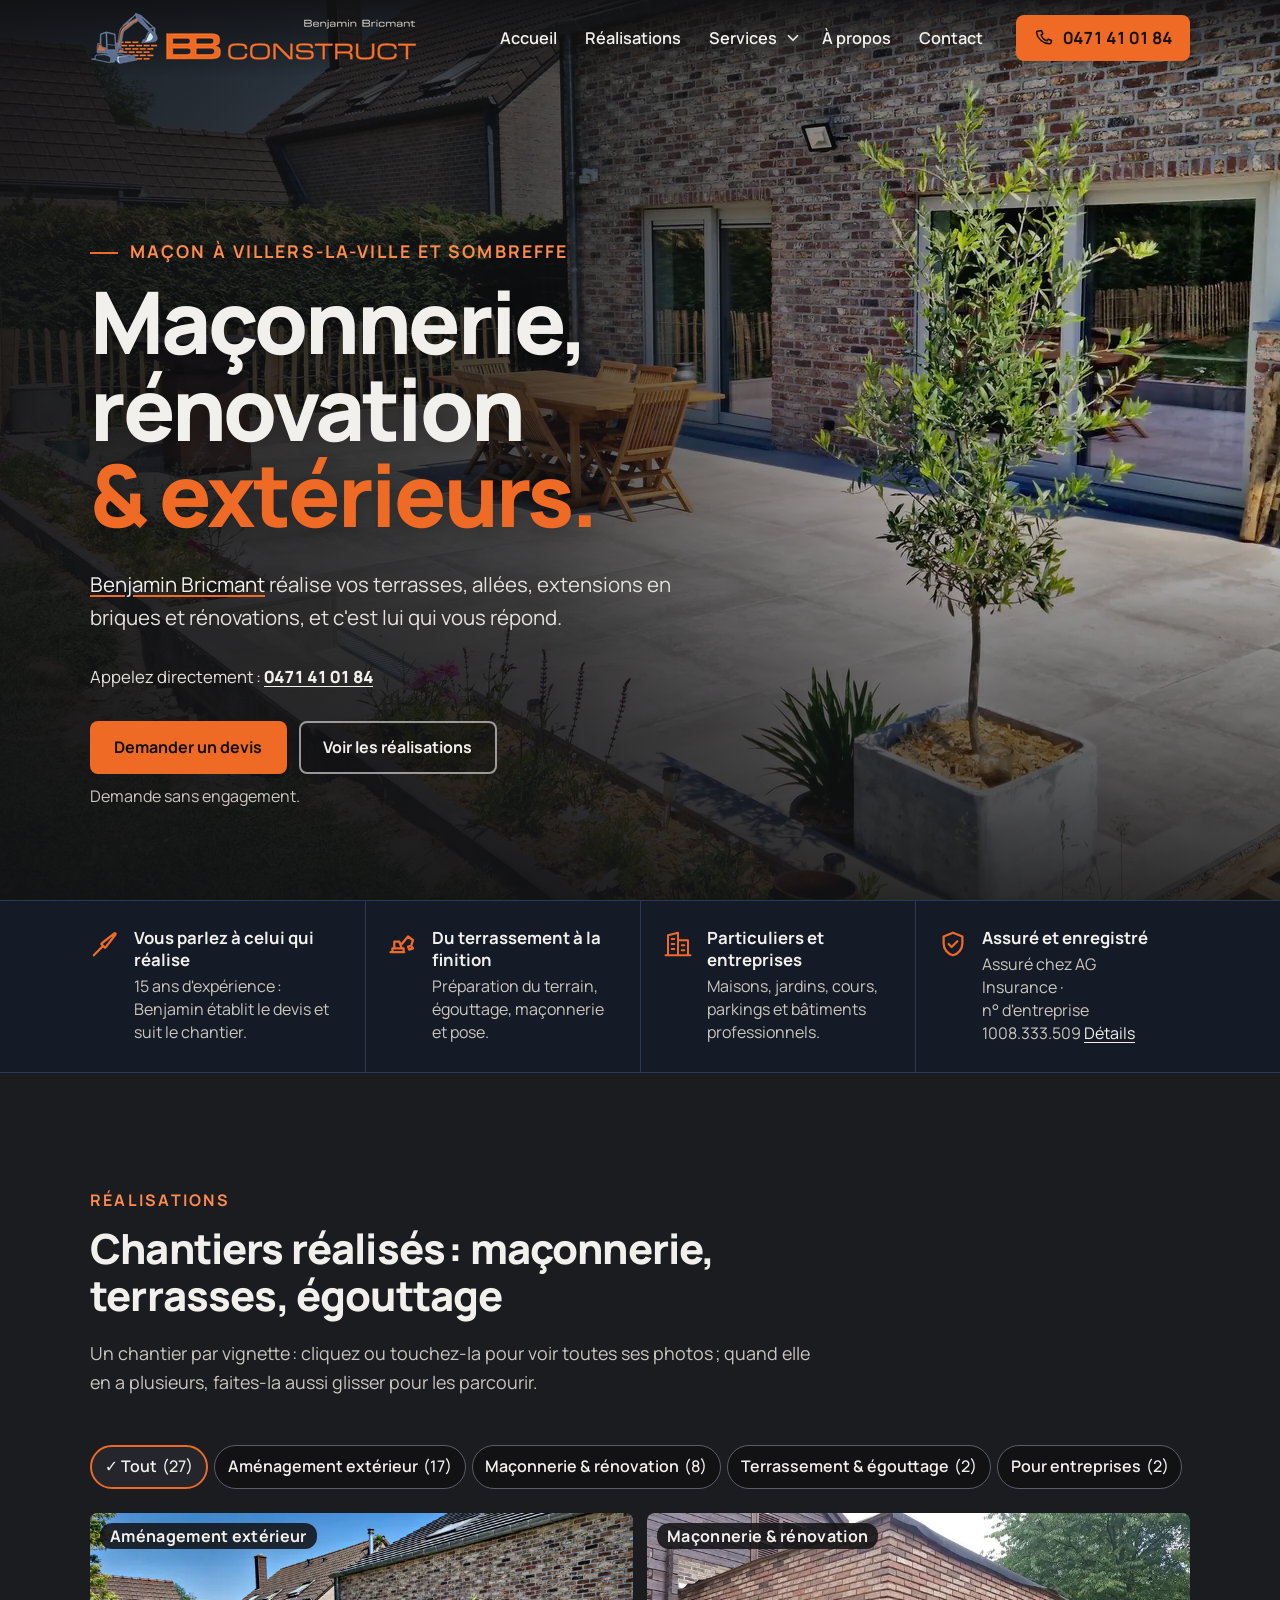
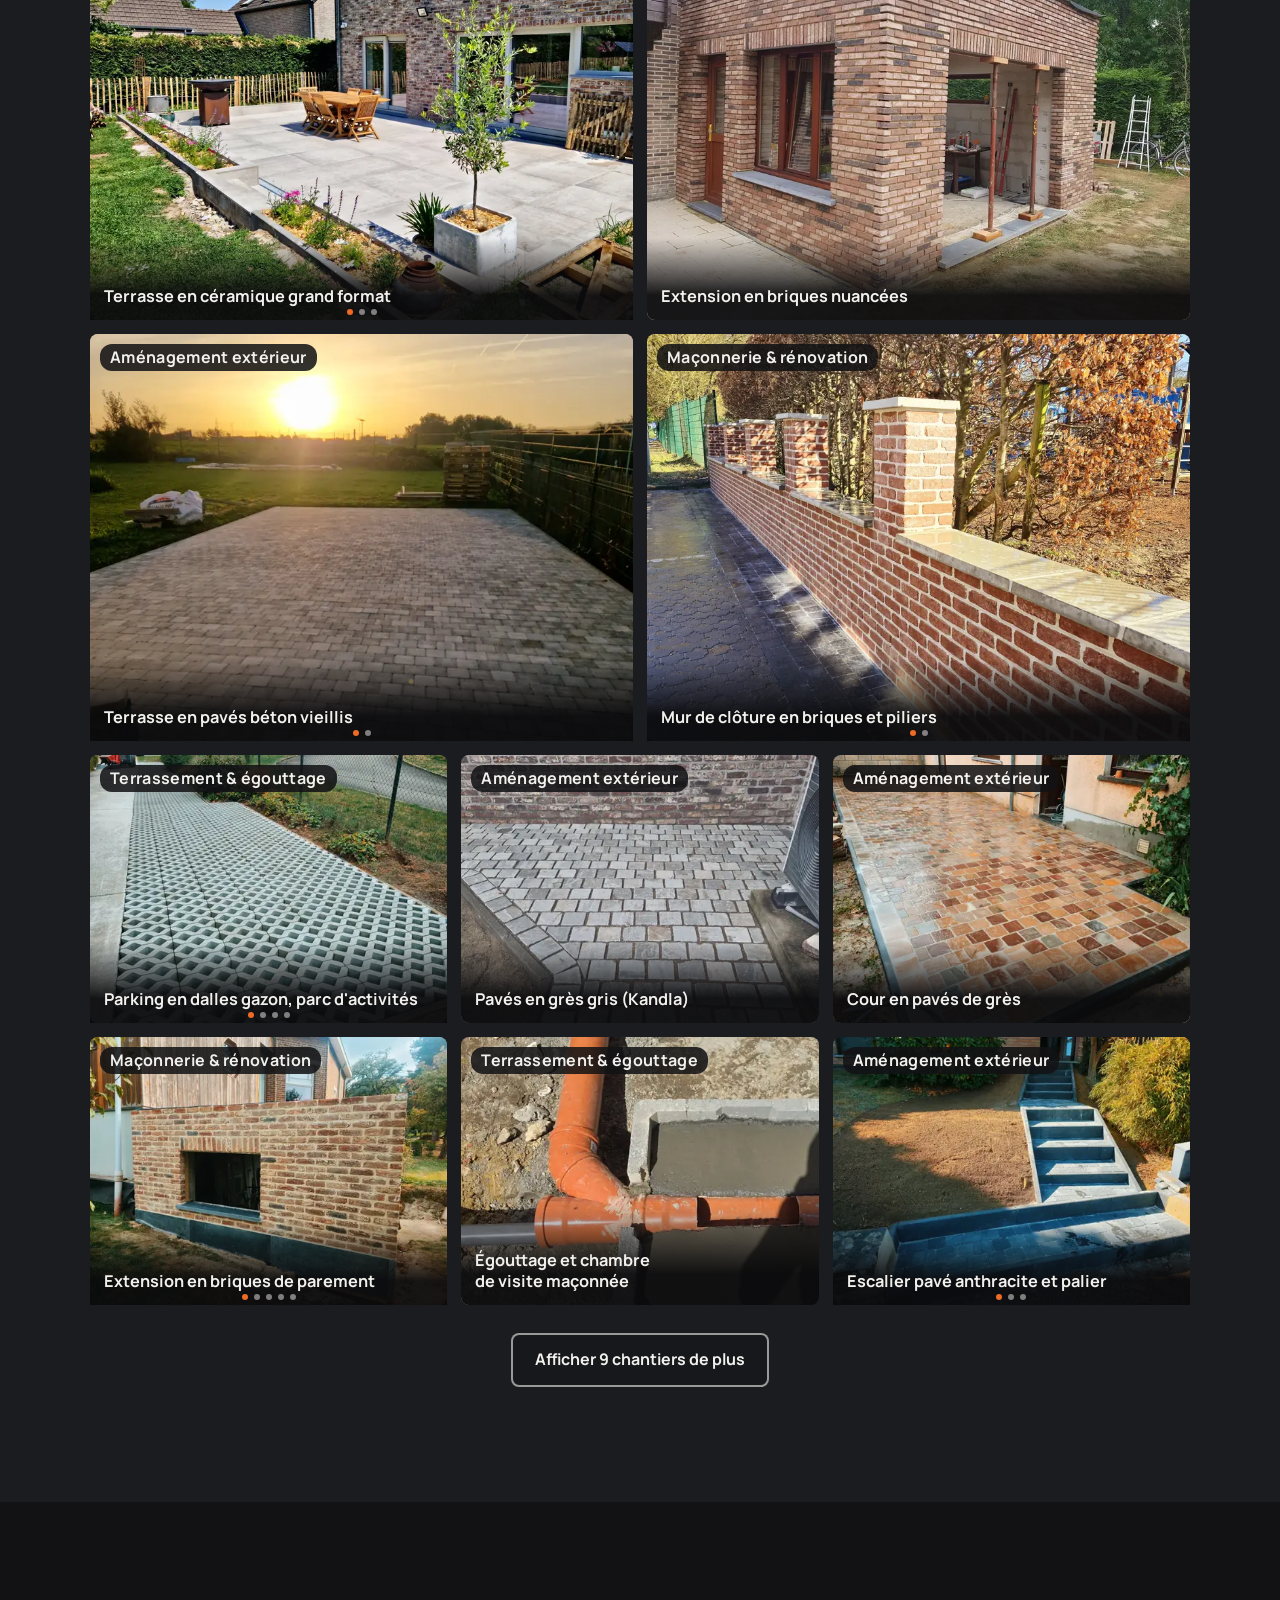
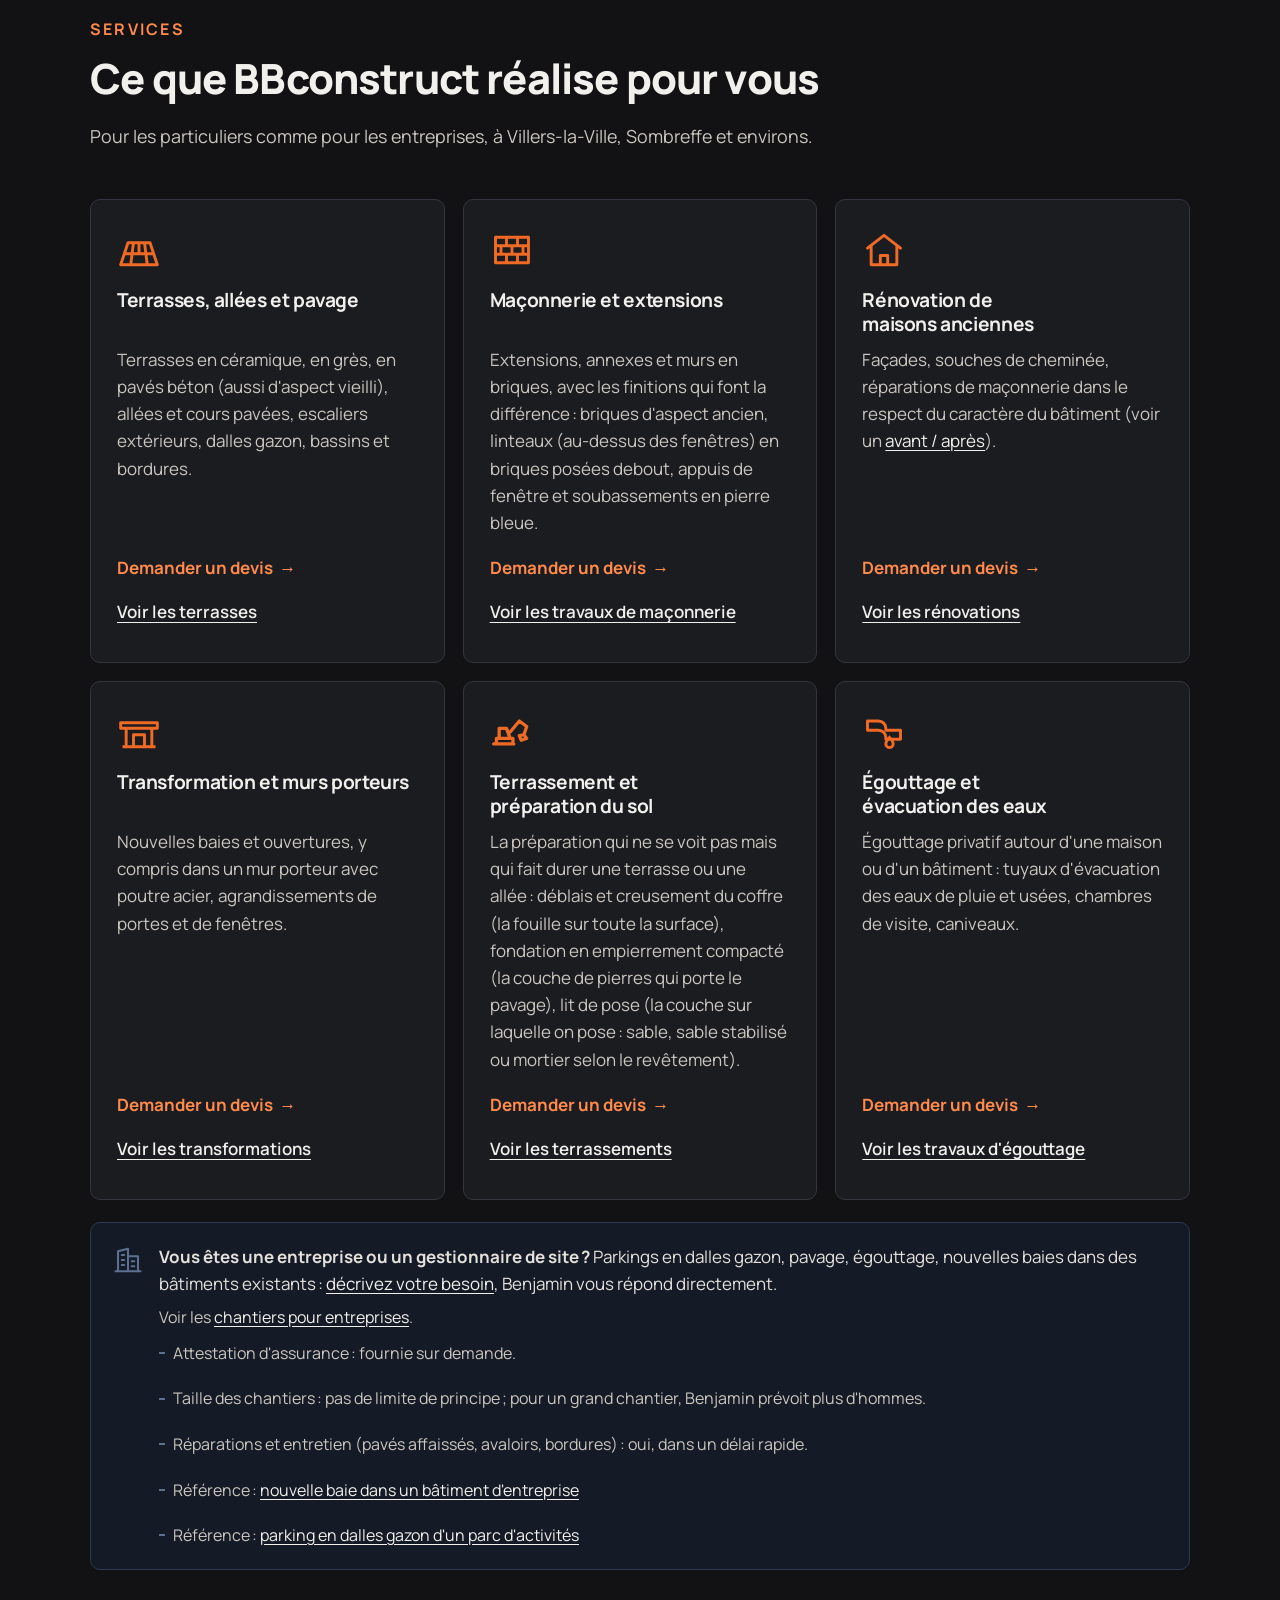
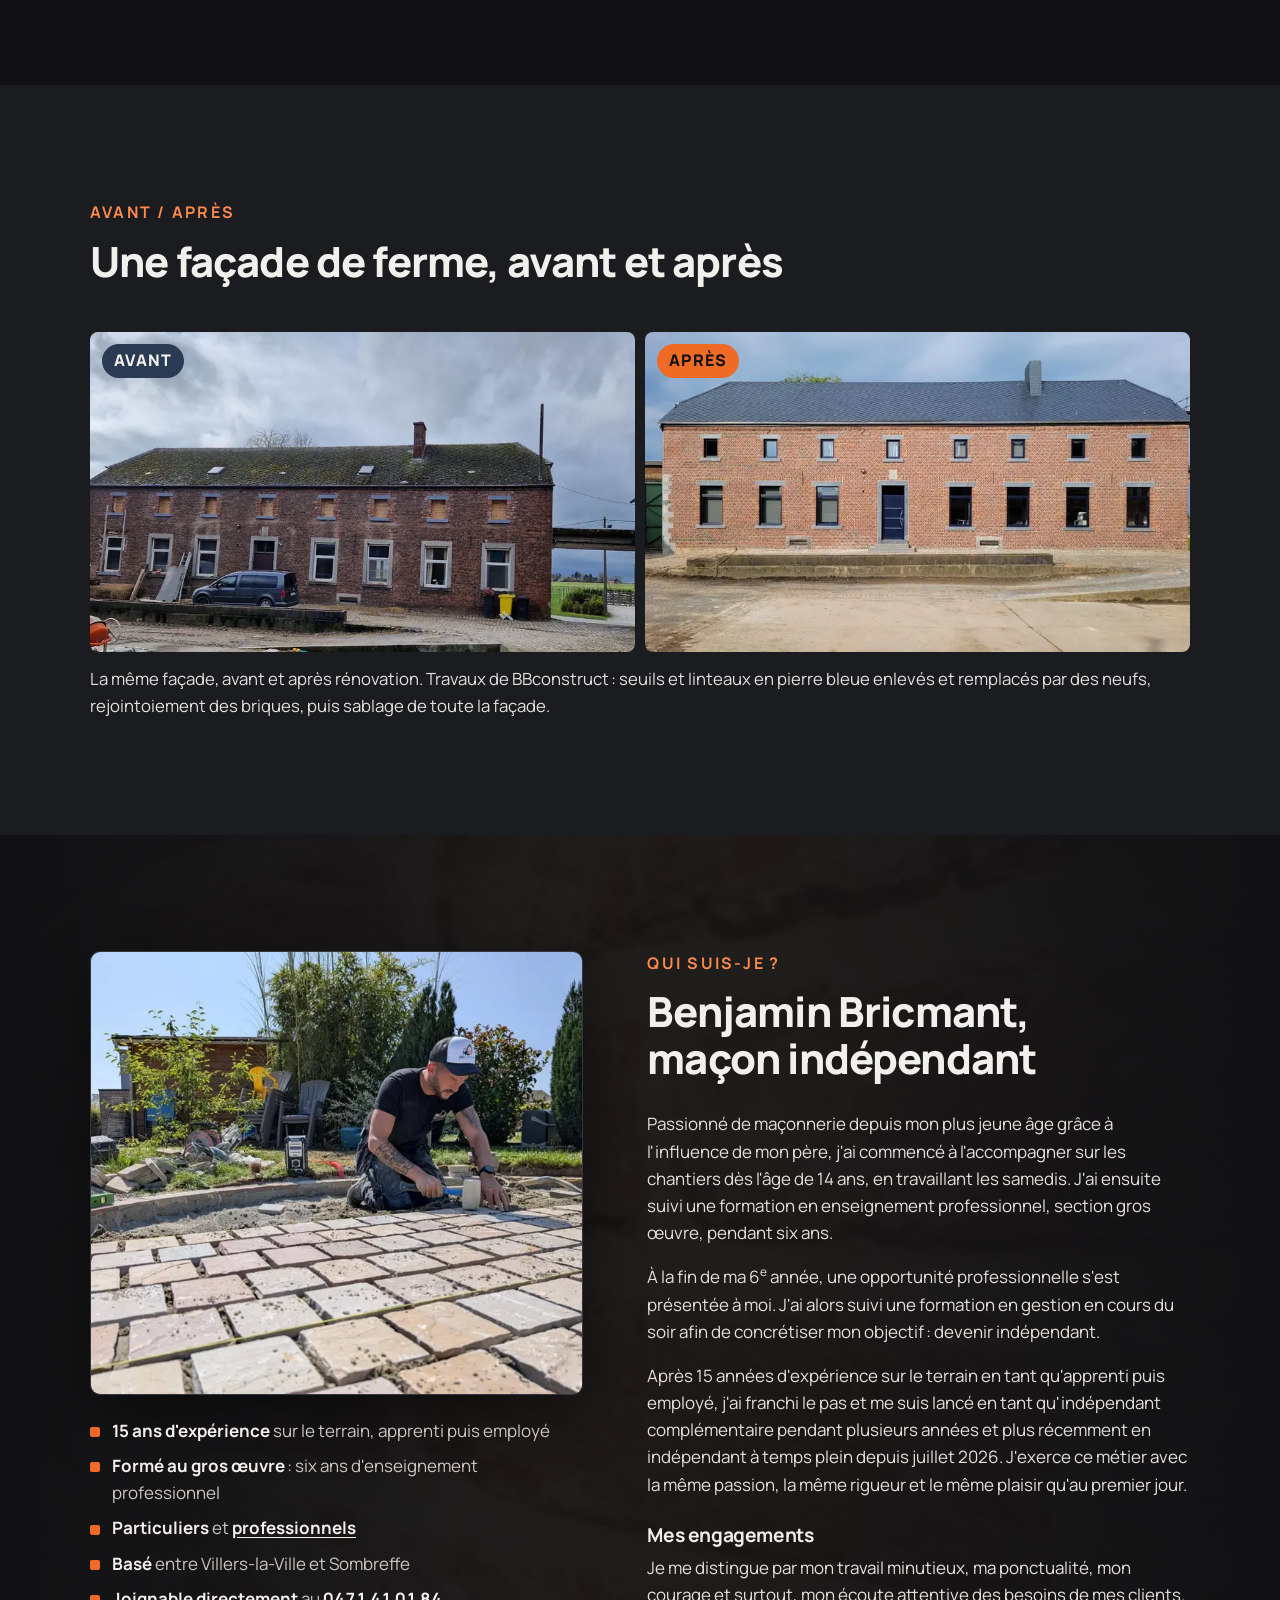
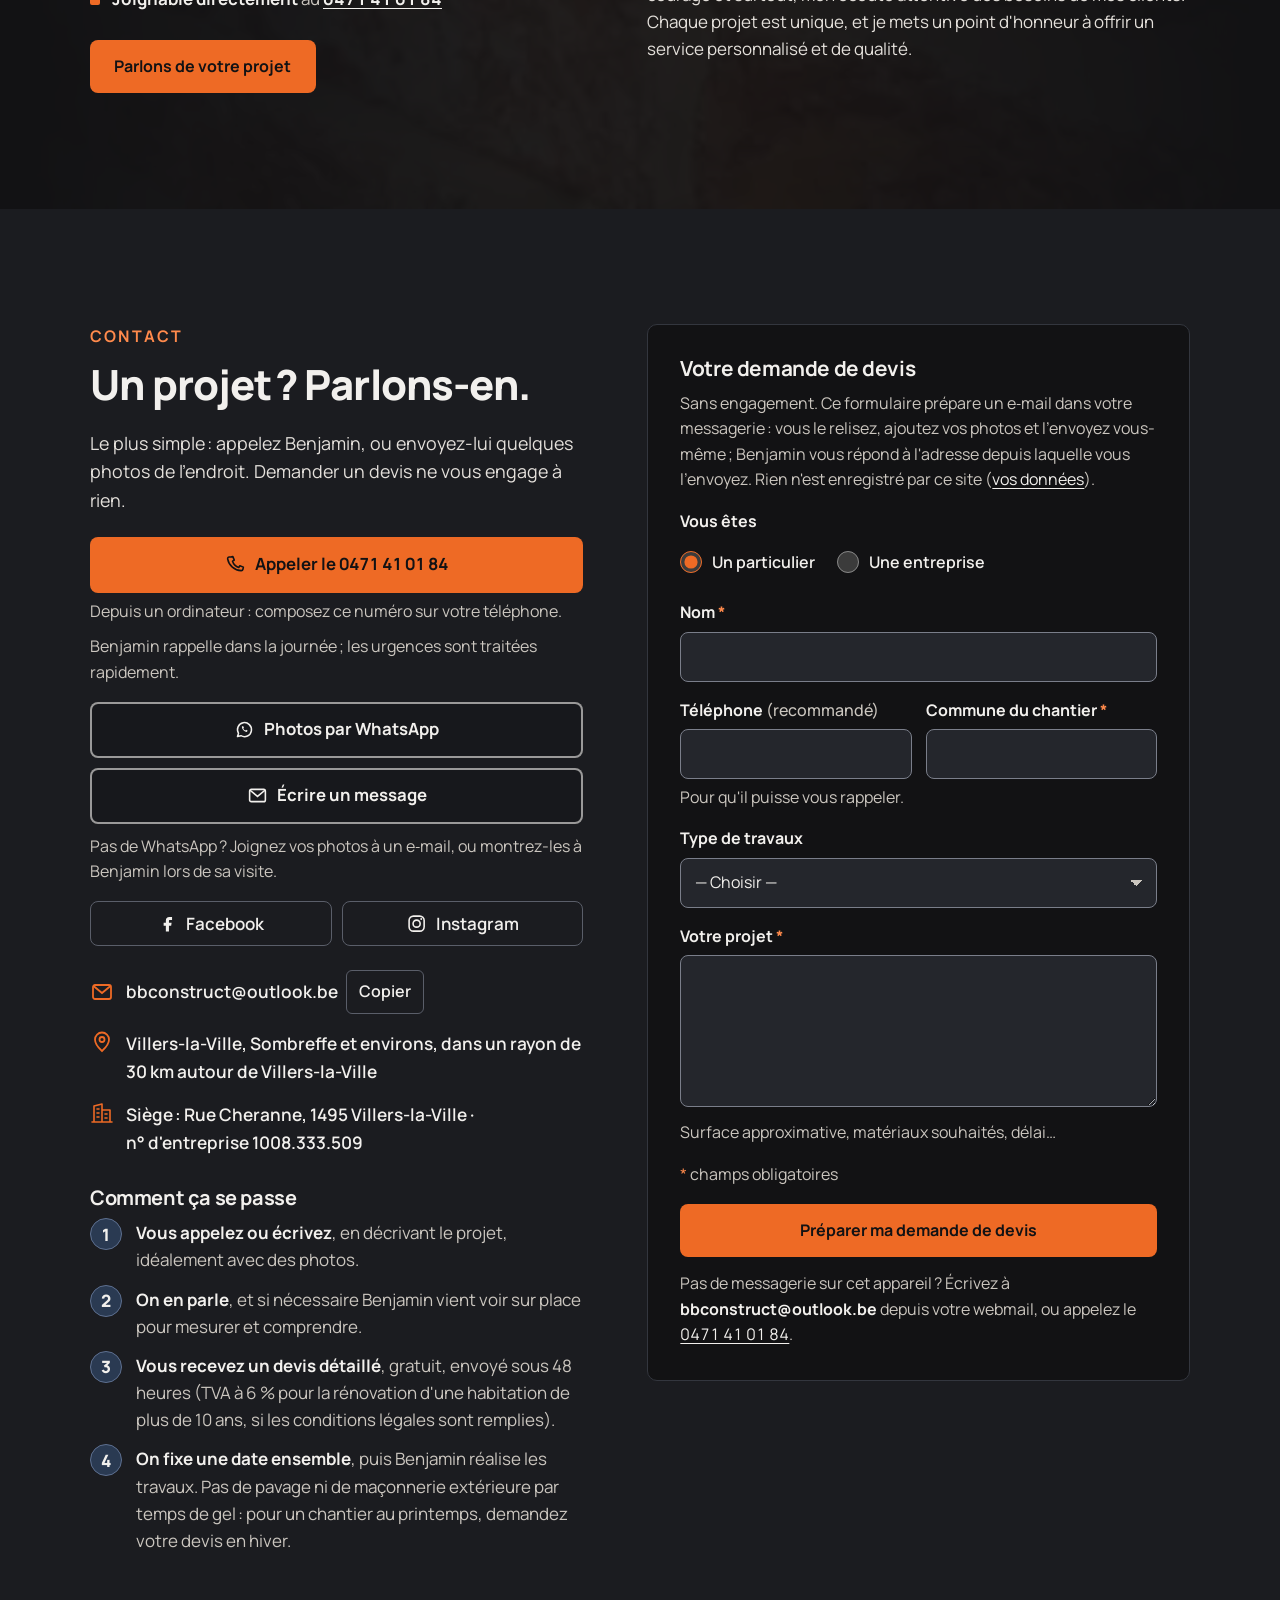
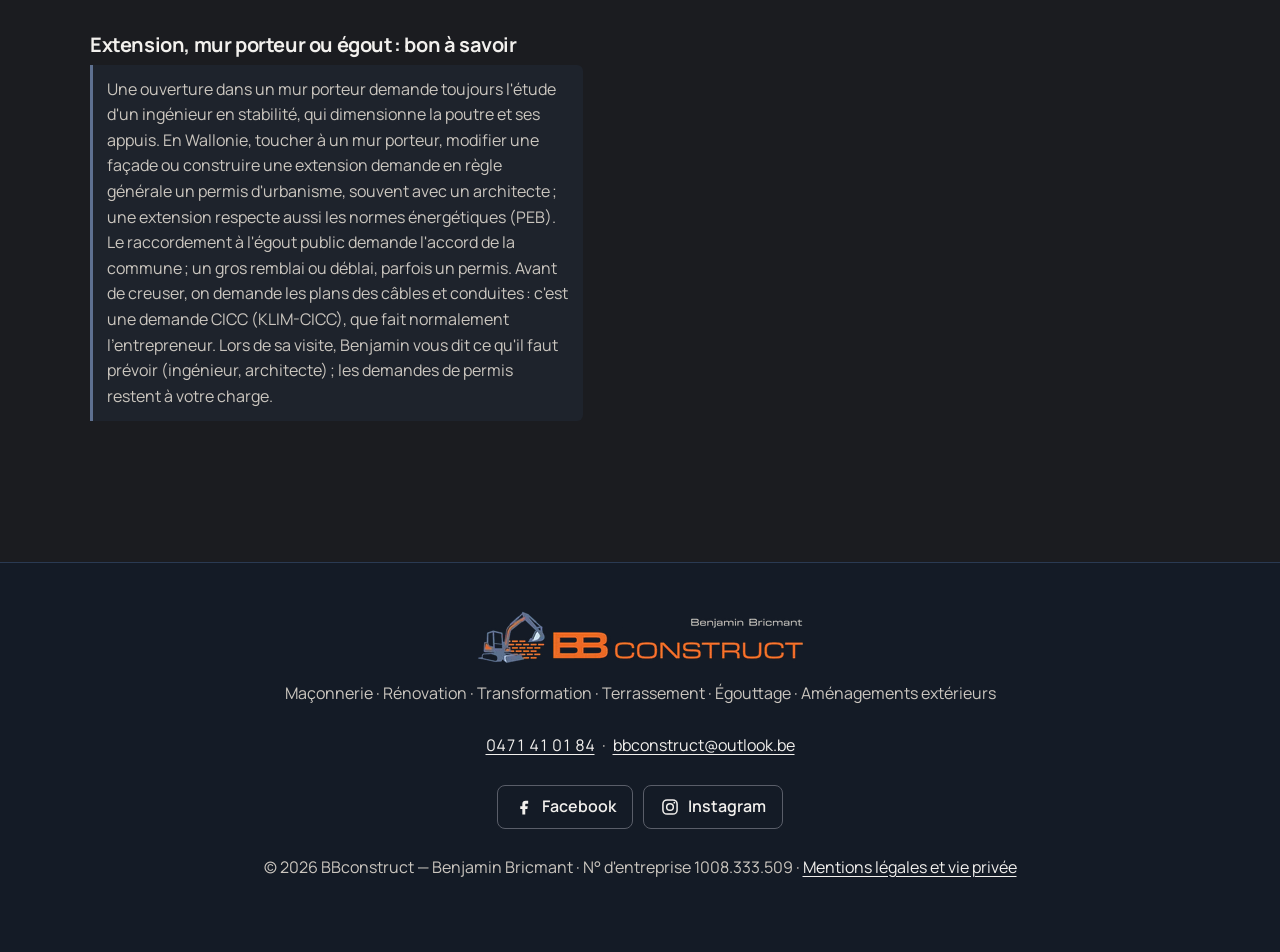
<file: index.html>
<!doctype html>
<html lang="fr-BE">
<head>
  <meta charset="utf-8">
  <meta name="viewport" content="width=device-width, initial-scale=1">
  <script>document.documentElement.classList.add("js");(function(){var d=document,q=[],out=[],held=0,io,each=function(s,f){[].forEach.call(d.querySelectorAll(s),f);},rel=function(i){if(!i.dataset.src)return;var p=i.parentNode;i.__bb={b:i.getAttribute("src"),s:i.dataset.src,ss:i.dataset.srcset};if(p&&p.tagName==="PICTURE")[].forEach.call(p.querySelectorAll("source[data-srcset]"),function(s){s.__ss=s.dataset.srcset;s.srcset=s.dataset.srcset;s.removeAttribute("data-srcset");});if(i.dataset.srcset)i.srcset=i.dataset.srcset;i.src=i.dataset.src;i.removeAttribute("data-srcset");i.removeAttribute("data-src");out.push(i);},back=function(i){var r=i.__bb,p=i.parentNode;if(p&&p.tagName==="PICTURE")[].forEach.call(p.querySelectorAll("source"),function(s){if(s.__ss){s.removeAttribute("srcset");s.dataset.srcset=s.__ss;}});i.removeAttribute("srcset");if(r.ss)i.dataset.srcset=r.ss;i.dataset.src=r.s;i.src=r.b;q.push(i);},all=function(){go.done=1;if(io)io.disconnect();q.splice(0).forEach(rel);each("img[data-src]",rel);},go=function(){if(go.done)return;go.done=1;if(!window.IntersectionObserver)return all();var c=navigator.connection,m=c&&c.saveData?0:innerWidth<=700?600:1250;io=new IntersectionObserver(function(es){es.forEach(function(e){if(!e.isIntersecting)return;io.unobserve(e.target);if(held)q.push(e.target);else rel(e.target);});},{rootMargin:m+"px 0px"});each("img[data-src]",function(i){io.observe(i);});};window.BB_RELEASE=all;window.BB_HOLD=function(on,keep){held=on;if(!on)return q.splice(0).forEach(rel);out.splice(0).forEach(function(i){if(i!==keep&&!i.complete)back(i);else out.push(i);});};addEventListener("beforeprint",all);addEventListener("load",go);d.addEventListener("DOMContentLoaded",function(){var p=d.querySelector("img[data-lcp]");if(!p||p.complete)return go();p.addEventListener("load",go);p.addEventListener("error",go);});})();document.addEventListener("click",function(e){var b=e.target.closest&&e.target.closest(".nav-toggle");if(!b||window.BB_READY)return;var n=document.getElementById("nav"),o=b.getAttribute("aria-expanded")!=="true";b.setAttribute("aria-expanded",String(o));n.classList.toggle("is-open",o);});document.addEventListener("keydown",function(e){if(e.key!=="Escape"||window.BB_READY)return;var b=document.querySelector(".nav-toggle"),n=document.getElementById("nav");if(n&&n.classList.contains("is-open")){n.classList.remove("is-open");b.setAttribute("aria-expanded","false");b.focus();}});document.addEventListener("DOMContentLoaded",function(){if(!window.BB_READY){document.documentElement.classList.remove("js");window.BB_RELEASE();}});</script>
  <script src="assets/js/main.d2995ec347.js" defer onerror="document.documentElement.classList.remove('js');window.BB_RELEASE()"></script>
  <title>Maçon à Villers-la-Ville et Sombreffe | BBconstruct</title>
  <meta name="description" content="Maçon à Villers-la-Ville et Sombreffe, 15 ans d'expérience : terrasses, allées, extensions, rénovation, égouttage. Appelez Benjamin : 0471 41 01 84.">
  <link rel="canonical" href="https://www.bbconstruct.site/">
  <meta name="theme-color" content="#121214">
  <meta property="og:type" content="website">
  <meta property="og:locale" content="fr_BE">
  <meta property="og:site_name" content="BBconstruct">
  <meta property="og:title" content="BBconstruct — maçon à Villers-la-Ville et Sombreffe">
  <meta property="og:description" content="Terrasses, allées, extensions en briques, rénovation, terrassement et égouttage. Benjamin Bricmant, artisan maçon.">
  <meta property="og:url" content="https://www.bbconstruct.site/">
  <meta property="og:image" content="https://www.bbconstruct.site/assets/brand/og-image.jpg?v=3a8b5ceb1e">
  <meta property="og:image:width" content="1200">
  <meta property="og:image:height" content="630">
  <meta property="og:image:alt" content="Logo BBconstruct, maçonnerie · rénovation, aménagements extérieurs, à côté d'une photo de chantier : terrasse en dalles céramiques grises devant une maison en briques, table et chaises en teck, olivier en bac béton. Villers-la-Ville et Sombreffe, 0471 41 01 84">
  <meta name="twitter:card" content="summary_large_image">
  <meta name="twitter:title" content="BBconstruct — maçon à Villers-la-Ville et Sombreffe">
  <meta name="twitter:description" content="Terrasses, allées, extensions en briques, rénovation, terrassement et égouttage.">
  <meta name="twitter:image" content="https://www.bbconstruct.site/assets/brand/og-image.jpg?v=3a8b5ceb1e">
  <meta name="twitter:image:alt" content="Logo BBconstruct, maçonnerie · rénovation, aménagements extérieurs, à côté d'une photo de chantier : terrasse en dalles céramiques grises devant une maison en briques, table et chaises en teck, olivier en bac béton. Villers-la-Ville et Sombreffe, 0471 41 01 84">
  <link rel="icon" type="image/png" sizes="32x32" href="assets/brand/favicon-32.png?v=e99e50d790">
  <link rel="icon" type="image/png" sizes="192x192" href="assets/brand/favicon-192.png?v=e99e50d790">
  <link rel="apple-touch-icon" href="assets/brand/favicon-180.png?v=e99e50d790">
  <link rel="preload" href="assets/fonts/manrope-latin-wght-normal.woff2?v=a30ddcd349" as="font" type="font/woff2" crossorigin>
  <link rel="preload" as="image" href="assets/img/terrasse-ceramique-olivier-hero-mobile-1000.webp?v=9c261d2dc3" imagesrcset="assets/img/terrasse-ceramique-olivier-hero-mobile-1000.webp?v=9c261d2dc3 1000w" imagesizes="100vw" media="(max-width: 700px)" fetchpriority="high">
  <link rel="preload" as="image" href="assets/img/terrasse-ceramique-olivier-hero-tablet-1000.webp?v=9c261d2dc3" imagesrcset="assets/img/terrasse-ceramique-olivier-hero-tablet-1000.webp?v=9c261d2dc3 1000w, assets/img/terrasse-ceramique-olivier-hero-tablet-1200.webp?v=9c261d2dc3 1200w" imagesizes="max(100vw, min(100vh, 920px) * .8)" media="(min-width: 701px) and (max-aspect-ratio: 1/1)" fetchpriority="high">
  <link rel="preload" as="image" href="assets/img/terrasse-ceramique-olivier-hero-1280.webp?v=9c261d2dc3" imagesrcset="assets/img/terrasse-ceramique-olivier-hero-1280.webp?v=9c261d2dc3 1280w, assets/img/terrasse-ceramique-olivier-hero-1600.webp?v=9c261d2dc3 1600w, assets/img/terrasse-ceramique-olivier-hero-1920.webp?v=9c261d2dc3 1920w, assets/img/terrasse-ceramique-olivier-hero-2560.webp?v=9c261d2dc3 2560w" imagesizes="(min-aspect-ratio: 16/9) 100vw, (max-height: 920px) 177.7vh, 1636px" media="(min-width: 701px) and (min-aspect-ratio: 1001/1000)" fetchpriority="high">
  <link rel="stylesheet" href="assets/css/style.768e60213f.css">
    <script type="application/ld+json">
  {
    "@context": "https://schema.org",
    "@type": "HomeAndConstructionBusiness",
    "@id": "https://www.bbconstruct.site/#entreprise",
    "name": "BBconstruct",
    "alternateName": ["BB Construct", "BB construct", "BBconstruct Benjamin Bricmant"],
    "description": "Maçonnerie, rénovation, transformation, terrassement, égouttage et aménagements extérieurs par Benjamin Bricmant, artisan maçon entre Villers-la-Ville et Sombreffe.",
    "founder": {"@type": "Person", "name": "Benjamin Bricmant"},
    "url": "https://www.bbconstruct.site/",
    "logo": "https://www.bbconstruct.site/assets/brand/logo-dark.png?v=e99e50d790",
    "image": ["https://www.bbconstruct.site/assets/img/terrasse-ceramique-olivier-1600.webp?v=a42eb071de", "https://www.bbconstruct.site/assets/img/extension-briques-etancons-1600.webp?v=5ca064b5d7", "https://www.bbconstruct.site/assets/img/dalles-gazon-parking-1600.webp?v=8af8be6e57"],
    "telephone": "+32471410184",
    "email": "bbconstruct@outlook.be",
    "address": {"@type": "PostalAddress", "addressLocality": "Villers-la-Ville", "postalCode": "1495", "addressCountry": "BE"},
    "hasMap": "https://maps.google.com/?cid=12461775053241536167",
    "openingHoursSpecification": [
      {"@type": "OpeningHoursSpecification", "dayOfWeek": ["https://schema.org/Monday", "https://schema.org/Tuesday", "https://schema.org/Wednesday", "https://schema.org/Thursday", "https://schema.org/Friday", "https://schema.org/Saturday"], "opens": "07:30", "closes": "19:00"},
      {"@type": "OpeningHoursSpecification", "dayOfWeek": ["https://schema.org/Sunday"], "opens": "11:00", "closes": "17:00"}
    ],
    "areaServed": [
      {"@type": "City", "name": "Villers-la-Ville", "containedInPlace": {"@type": "Country", "name": "Belgique", "sameAs": "https://www.wikidata.org/wiki/Q31"}},
      {"@type": "City", "name": "Sombreffe", "containedInPlace": {"@type": "Country", "name": "Belgique", "sameAs": "https://www.wikidata.org/wiki/Q31"}}
    ],
    "sameAs": [
      "https://www.facebook.com/profile.php?id=61558413994989",
      "https://www.instagram.com/benjaminbricmantbbconstruct/",
      "https://maps.google.com/?cid=12461775053241536167",
      "https://www.google.com/search?kgmid=/g/11x78j1zft"
    ],
    "hasOfferCatalog": {
      "@type": "OfferCatalog",
      "name": "Travaux",
      "itemListElement": [
        {"@type": "Offer", "itemOffered": {"@type": "Service", "@id": "https://www.bbconstruct.site/amenagement-exterieur/#service", "name": "Aménagement extérieur : terrasses, allées et pavage", "url": "https://www.bbconstruct.site/amenagement-exterieur/"}},
        {"@type": "Offer", "itemOffered": {"@type": "Service", "@id": "https://www.bbconstruct.site/maconnerie-renovation/#service", "name": "Maçonnerie, extensions et rénovation", "url": "https://www.bbconstruct.site/maconnerie-renovation/"}},
        {"@type": "Offer", "itemOffered": {"@type": "Service", "name": "Rénovation de maisons anciennes", "url": "https://www.bbconstruct.site/maconnerie-renovation/"}},
        {"@type": "Offer", "itemOffered": {"@type": "Service", "name": "Transformation et murs porteurs", "url": "https://www.bbconstruct.site/maconnerie-renovation/"}},
        {"@type": "Offer", "itemOffered": {"@type": "Service", "@id": "https://www.bbconstruct.site/terrassement-egouttage/#service", "name": "Terrassement et égouttage", "url": "https://www.bbconstruct.site/terrassement-egouttage/"}},
        {"@type": "Offer", "itemOffered": {"@type": "Service", "name": "Égouttage et évacuation des eaux", "url": "https://www.bbconstruct.site/terrassement-egouttage/"}}
      ]
    }
  }
  </script><script type="application/ld+json">
  {
    "@context": "https://schema.org",
    "@type": "WebSite",
    "@id": "https://www.bbconstruct.site/#site",
    "name": "BBconstruct",
    "alternateName": ["BB Construct", "BB construct", "BBconstruct Benjamin Bricmant"],
    "url": "https://www.bbconstruct.site/",
    "inLanguage": "fr-BE",
    "publisher": {"@id": "https://www.bbconstruct.site/#entreprise"}
  }
  </script>
</head>
<body>
  <a class="skip" href="#contenu">Aller au contenu</a>

  <header class="site-header">
    <div class="wrap header-in">
      <a class="brand" href="#haut" aria-label="BBconstruct, Benjamin Bricmant — retour en haut de page">
        <picture>
          <source media="(max-width: 30em)" srcset="assets/brand/logo-header-mobile.webp?v=e99e50d790" width="503" height="80">
          <img src="assets/brand/logo-header.webp?v=e99e50d790" srcset="assets/brand/logo-header-1x.webp?v=e99e50d790 1x, assets/brand/logo-header.webp?v=e99e50d790 2x" width="654" height="104" alt="">
        </picture>
      </a>
      <button class="nav-toggle" type="button" aria-expanded="false" aria-controls="nav">
        <span class="bars" aria-hidden="true"></span><span class="nav-toggle-label">Menu</span>
      </button>
      <nav class="nav" id="nav" aria-label="Navigation principale">
        <ul>
          <li><a href="#haut">Accueil</a></li>
          <li><a href="#realisations">Réalisations</a></li>
          <li class="has-sub"><a href="#services">Services</a><button type="button" class="sub-toggle" aria-expanded="false" aria-controls="sub-services"><span class="sr">Pages des services</span><svg class="ico" aria-hidden="true"><use href="#i-chevron"/></svg></button>
            <ul class="sub" id="sub-services">
              <li><a href="amenagement-exterieur/">Aménagement extérieur</a></li>
              <li><a href="maconnerie-renovation/">Maçonnerie &amp; rénovation</a></li>
              <li><a href="terrassement-egouttage/">Terrassement &amp; égouttage</a></li>
            </ul>
          </li>
          <li><a href="#a-propos">À propos</a></li>
          <li><a href="#contact">Contact</a></li>
        </ul>
        <a class="btn btn-orange btn-block nav-call" href="tel:+32471410184">
          <svg class="ico" aria-hidden="true"><use href="#i-phone"/></svg>Appeler le 0471 41 01 84
        </a>
      </nav>
      <a class="btn btn-sm btn-orange header-call" href="tel:+32471410184" aria-label="Appeler le 0471 41 01 84">
        <svg class="ico" aria-hidden="true"><use href="#i-phone"/></svg><span class="header-call-text" aria-hidden="true">0471 41 01 84</span>
      </a>
    </div>
  </header>

  <main id="contenu">
    <section class="hero" id="haut" aria-labelledby="hero-title">
      <picture>
        <source media="(max-width: 700px)" srcset="assets/img/terrasse-ceramique-olivier-hero-mobile-1000.webp?v=9c261d2dc3 1000w" sizes="100vw">
        <source media="(min-width: 701px) and (max-aspect-ratio: 1/1)" srcset="assets/img/terrasse-ceramique-olivier-hero-tablet-1000.webp?v=9c261d2dc3 1000w, assets/img/terrasse-ceramique-olivier-hero-tablet-1200.webp?v=9c261d2dc3 1200w" sizes="max(100vw, min(100vh, 920px) * .8)">
        <img class="hero-bg" src="assets/img/terrasse-ceramique-olivier-hero-1280.webp?v=9c261d2dc3" srcset="assets/img/terrasse-ceramique-olivier-hero-1280.webp?v=9c261d2dc3 1280w, assets/img/terrasse-ceramique-olivier-hero-1600.webp?v=9c261d2dc3 1600w, assets/img/terrasse-ceramique-olivier-hero-1920.webp?v=9c261d2dc3 1920w, assets/img/terrasse-ceramique-olivier-hero-2560.webp?v=9c261d2dc3 2560w" sizes="(min-aspect-ratio: 16/9) 100vw, (max-height: 920px) 177.7vh, 1636px"
             width="1920" height="1080" fetchpriority="high" data-lcp elementtiming="opening-photo" alt="Terrasse en dalles céramiques grand format, olivier en bac et parterres fleuris">
      </picture>
      <div class="wrap hero-in">
        <h1 id="hero-title"><span class="h1-kicker">Maçon à <span class="nw">Villers-la-Ville</span> <span class="nw">et Sombreffe</span><span class="sr"> : </span></span><span class="h1-cap">maçonnerie</span>, <br>rénovation <br><span class="accent">&amp; extérieurs.</span></h1>
        <p class="lead"><a class="lead-about" href="#a-propos">Benjamin Bricmant</a> réalise vos terrasses, allées, extensions en briques et rénovations, et c'est lui qui vous répond.</p>
        <p class="hero-phone">Appelez directement : <a href="tel:+32471410184">0471&nbsp;41&nbsp;01&nbsp;84</a></p>
                <div class="cta-row">
          <a class="btn btn-orange" href="#contact-form" data-quote="">Demander un devis<span class="cta-sub">sans engagement</span></a>
          <a class="btn btn-ghost" href="#realisations">Voir les réalisations</a>
        </div>
        <p class="hero-reassure">Demande sans engagement.</p>
      </div>
    </section>

    <section class="strip" aria-labelledby="strip-title">
      <h2 class="sr" id="strip-title">Ce qui distingue BBconstruct</h2>
      <ul class="wrap strip-in">
        <li><svg class="ico" aria-hidden="true"><use href="#i-trowel"/></svg><div><strong>Vous parlez à celui qui réalise</strong><span>15 ans d'expérience : Benjamin établit le devis et suit le chantier.</span></div></li>
        <li><svg class="ico" aria-hidden="true"><use href="#i-digger"/></svg><div><strong>Du terrassement à la finition</strong><span>Préparation du terrain, égouttage, maçonnerie et pose.</span></div></li>
        <li><svg class="ico" aria-hidden="true"><use href="#i-building"/></svg><div><strong>Particuliers et entreprises</strong><span>Maisons, jardins, cours, parkings et bâtiments professionnels.</span></div></li>
        <li><svg class="ico" aria-hidden="true"><use href="#i-shield"/></svg><div><strong>Assuré et enregistré</strong><span>Assuré chez AG Insurance · n° d'entreprise 1008.333.509 <a href="mentions-legales/#assurances">Détails<span class="sr"> sur les assurances</span></a></span></div></li>
      </ul>
    </section>

    <section class="section section-alt" id="realisations" aria-labelledby="real-title">
      <div class="wrap">
        <header class="sec-head">
          <p class="eyebrow">Réalisations</p>
          <h2 id="real-title">Chantiers réalisés : maçonnerie, terrasses, égouttage</h2>
          <p class="sec-lead">Un chantier par vignette<span class="js-only"> : cliquez ou touchez-la pour voir toutes ses photos ; quand elle en a plusieurs, faites-la aussi glisser pour les parcourir</span>.</p>
        </header>
        <div class="filters" role="group" aria-label="Filtrer les réalisations">
          <button type="button" class="chip" data-filter="all" aria-pressed="true">Tout&nbsp;<span class="count" data-count="all"></span></button>
          <button type="button" class="chip" data-filter="exterieur" aria-pressed="false">Aménagement extérieur&nbsp;<span class="count" data-count="exterieur"></span></button>
          <button type="button" class="chip" data-filter="maconnerie" aria-pressed="false">Maçonnerie &amp; rénovation&nbsp;<span class="count" data-count="maconnerie"></span></button>
          <button type="button" class="chip" data-filter="terrassement" aria-pressed="false">Terrassement &amp; égouttage&nbsp;<span class="count" data-count="terrassement"></span></button>
          <button type="button" class="chip" data-filter="pro" aria-pressed="false">Pour entreprises&nbsp;<span class="count" data-count="pro"></span></button>
        </div>
        <p class="sr" id="gallery-status" aria-live="polite"></p>
        <ul class="gallery gallery-page" id="gallery">
        <li class="g-item w3 w2" id="chantier-terrasse-ceramique" data-cat="exterieur" data-id="terrasse-ceramique" data-cut="0.0 0.0901 1.0 0.9399">
          <a class="g-link" href="assets/img/terrasse-ceramique-olivier-1600.webp?v=a42eb071de" aria-labelledby="cap-terrasse-ceramique capn-terrasse-ceramique" aria-describedby="img-terrasse-ceramique" style="background-color: #7d8172; background-image: url([data-uri])">
            <span class="g-cap"><span id="cap-terrasse-ceramique">Terrasse en céramique grand format</span><span class="sr" id="capn-terrasse-ceramique"> — 3 photos, agrandir</span></span>
            <picture><source media="(min-width: 521px)" data-srcset="assets/img/terrasse-ceramique-olivier-cover-480.webp?v=3e3084cf0d 480w, assets/img/terrasse-ceramique-olivier-cover-800.webp?v=3e3084cf0d 800w, assets/img/terrasse-ceramique-olivier-cover-1200.webp?v=3e3084cf0d 1200w" sizes="(max-width: 520px) calc((min(100vw, 73.75rem) - 2 * clamp(16px, 4vw, 40px))), (max-width: 900px) calc((min(100vw, 73.75rem) - 2 * clamp(16px, 4vw, 40px))), calc(((min(100vw, 73.75rem) - 2 * clamp(16px, 4vw, 40px)) - 14px) / 2)" data-sizes-wide="(max-width: 520px) calc((min(100vw, 73.75rem) - 2 * clamp(16px, 4vw, 40px))), (max-width: 900px) calc((min(100vw, 73.75rem) - 2 * clamp(16px, 4vw, 40px))), calc(((min(100vw, 73.75rem) - 2 * clamp(16px, 4vw, 40px)) - 14px) / 2)" data-sizes-plain="(max-width: 520px) calc((min(100vw, 73.75rem) - 2 * clamp(16px, 4vw, 40px))), (max-width: 900px) calc(((min(100vw, 73.75rem) - 2 * clamp(16px, 4vw, 40px)) - 14px) / 2), calc(((min(100vw, 73.75rem) - 2 * clamp(16px, 4vw, 40px)) - 28px) / 3)"><img src="[data-uri]" data-src="assets/img/terrasse-ceramique-olivier-cover-800.webp?v=3e3084cf0d" data-srcset="assets/img/terrasse-ceramique-olivier-cover-480.webp?v=3e3084cf0d 480w, assets/img/terrasse-ceramique-olivier-cover-800.webp?v=3e3084cf0d 800w" sizes="(max-width: 520px) calc((min(100vw, 73.75rem) - 2 * clamp(16px, 4vw, 40px))), (max-width: 900px) calc((min(100vw, 73.75rem) - 2 * clamp(16px, 4vw, 40px))), calc(((min(100vw, 73.75rem) - 2 * clamp(16px, 4vw, 40px)) - 14px) / 2)" data-sizes-wide="(max-width: 520px) calc((min(100vw, 73.75rem) - 2 * clamp(16px, 4vw, 40px))), (max-width: 900px) calc((min(100vw, 73.75rem) - 2 * clamp(16px, 4vw, 40px))), calc(((min(100vw, 73.75rem) - 2 * clamp(16px, 4vw, 40px)) - 14px) / 2)" data-sizes-plain="(max-width: 520px) calc((min(100vw, 73.75rem) - 2 * clamp(16px, 4vw, 40px))), (max-width: 900px) calc(((min(100vw, 73.75rem) - 2 * clamp(16px, 4vw, 40px)) - 14px) / 2), calc(((min(100vw, 73.75rem) - 2 * clamp(16px, 4vw, 40px)) - 28px) / 3)" width="800" height="600" loading="lazy" decoding="async" id="img-terrasse-ceramique" alt="Grande terrasse en dalles céramiques grises devant une maison en briques, olivier en bac béton, parterres fleuris et table en teck"></picture>
            <noscript><img src="assets/img/terrasse-ceramique-olivier-cover-800.webp?v=3e3084cf0d" srcset="assets/img/terrasse-ceramique-olivier-cover-480.webp?v=3e3084cf0d 480w, assets/img/terrasse-ceramique-olivier-cover-800.webp?v=3e3084cf0d 800w" sizes="(max-width: 520px) calc((min(100vw, 73.75rem) - 2 * clamp(16px, 4vw, 40px))), (max-width: 900px) calc((min(100vw, 73.75rem) - 2 * clamp(16px, 4vw, 40px))), calc(((min(100vw, 73.75rem) - 2 * clamp(16px, 4vw, 40px)) - 14px) / 2)" width="800" height="600" loading="lazy" decoding="async" alt="Grande terrasse en dalles céramiques grises devant une maison en briques, olivier en bac béton, parterres fleuris et table en teck"></noscript>
            <span class="g-meta" aria-hidden="true"><span class="g-tag">Aménagement extérieur</span><span class="g-n">3 photos</span></span>
          </a>
          <ul class="g-set" hidden data-title="Terrasse en céramique grand format" data-summary="Dalles céramiques grand format posées avec un système de nivellement, caniveau à grille, bordures et parterres.">
            <li data-src="assets/img/terrasse-ceramique-olivier-1200.webp?v=a42eb071de" data-srcset="assets/img/terrasse-ceramique-olivier-800.webp?v=a42eb071de 800w, assets/img/terrasse-ceramique-olivier-1200.webp?v=a42eb071de 1200w, assets/img/terrasse-ceramique-olivier-1600.webp?v=a42eb071de 1600w" data-w="1600" data-h="1412" data-alt="Grande terrasse en dalles céramiques grises devant une maison en briques, olivier en bac béton, parterres fleuris et table en teck" data-cap="Terrasse terminée"></li>
            <li data-src="assets/img/terrasse-ceramique-ciel-1200.webp?v=cbfe90150a" data-srcset="assets/img/terrasse-ceramique-ciel-800.webp?v=cbfe90150a 800w, assets/img/terrasse-ceramique-ciel-1200.webp?v=cbfe90150a 1200w, assets/img/terrasse-ceramique-ciel-1600.webp?v=cbfe90150a 1600w" data-w="1600" data-h="1200" data-alt="Terrasse en dalles céramiques sous un ciel d&#x27;orage, clips de nivellement rouges encore dans les joints, bordure en blocs pas encore habillée" data-cap="Dalles posées, clips de nivellement encore en place" data-card="assets/img/terrasse-ceramique-ciel-480.webp?v=cbfe90150a 480w, assets/img/terrasse-ceramique-ciel-800.webp?v=cbfe90150a 800w" data-ph="[data-uri]"></li>
            <li data-src="assets/img/terrasse-ceramique-chantier-1200.webp?v=8c93459672" data-srcset="assets/img/terrasse-ceramique-chantier-800.webp?v=8c93459672 800w, assets/img/terrasse-ceramique-chantier-1200.webp?v=8c93459672 1200w, assets/img/terrasse-ceramique-chantier-1600.webp?v=8c93459672 1600w" data-w="1600" data-h="1200" data-alt="Pose de dalles céramiques grand format avec clips de nivellement, bordure en blocs et caniveau" data-cap="La même terrasse pendant la pose" data-card="assets/img/terrasse-ceramique-chantier-480.webp?v=8c93459672 480w, assets/img/terrasse-ceramique-chantier-800.webp?v=8c93459672 800w" data-ph="[data-uri]"></li>
          </ul>
        </li>
        <li class="g-item w3 w2" id="chantier-extension-briques-nuancees" data-cat="maconnerie" data-id="extension-briques-nuancees">
          <a class="g-link" href="assets/img/extension-briques-etancons-1600.webp?v=5ca064b5d7" aria-labelledby="cap-extension-briques-nuancees capn-extension-briques-nuancees" aria-describedby="img-extension-briques-nuancees" style="background-color: #8f7f70; background-image: url([data-uri])">
            <span class="g-cap"><span id="cap-extension-briques-nuancees">Extension en briques nuancées</span><span class="sr" id="capn-extension-briques-nuancees"> — 1 photo, agrandir</span></span>
            <picture><source media="(min-width: 521px)" data-srcset="assets/img/extension-briques-etancons-480.webp?v=5ca064b5d7 480w, assets/img/extension-briques-etancons-800.webp?v=5ca064b5d7 800w, assets/img/extension-briques-etancons-1200.webp?v=5ca064b5d7 1200w" sizes="(max-width: 520px) calc((min(100vw, 73.75rem) - 2 * clamp(16px, 4vw, 40px))), (max-width: 900px) calc((min(100vw, 73.75rem) - 2 * clamp(16px, 4vw, 40px))), calc(((min(100vw, 73.75rem) - 2 * clamp(16px, 4vw, 40px)) - 14px) / 2)" data-sizes-wide="(max-width: 520px) calc((min(100vw, 73.75rem) - 2 * clamp(16px, 4vw, 40px))), (max-width: 900px) calc((min(100vw, 73.75rem) - 2 * clamp(16px, 4vw, 40px))), calc(((min(100vw, 73.75rem) - 2 * clamp(16px, 4vw, 40px)) - 14px) / 2)" data-sizes-plain="(max-width: 520px) calc((min(100vw, 73.75rem) - 2 * clamp(16px, 4vw, 40px))), (max-width: 900px) calc(((min(100vw, 73.75rem) - 2 * clamp(16px, 4vw, 40px)) - 14px) / 2), calc(((min(100vw, 73.75rem) - 2 * clamp(16px, 4vw, 40px)) - 28px) / 3)"><img src="[data-uri]" data-src="assets/img/extension-briques-etancons-800.webp?v=5ca064b5d7" data-srcset="assets/img/extension-briques-etancons-480.webp?v=5ca064b5d7 480w, assets/img/extension-briques-etancons-800.webp?v=5ca064b5d7 800w" sizes="(max-width: 520px) calc((min(100vw, 73.75rem) - 2 * clamp(16px, 4vw, 40px))), (max-width: 900px) calc((min(100vw, 73.75rem) - 2 * clamp(16px, 4vw, 40px))), calc(((min(100vw, 73.75rem) - 2 * clamp(16px, 4vw, 40px)) - 14px) / 2)" data-sizes-wide="(max-width: 520px) calc((min(100vw, 73.75rem) - 2 * clamp(16px, 4vw, 40px))), (max-width: 900px) calc((min(100vw, 73.75rem) - 2 * clamp(16px, 4vw, 40px))), calc(((min(100vw, 73.75rem) - 2 * clamp(16px, 4vw, 40px)) - 14px) / 2)" data-sizes-plain="(max-width: 520px) calc((min(100vw, 73.75rem) - 2 * clamp(16px, 4vw, 40px))), (max-width: 900px) calc(((min(100vw, 73.75rem) - 2 * clamp(16px, 4vw, 40px)) - 14px) / 2), calc(((min(100vw, 73.75rem) - 2 * clamp(16px, 4vw, 40px)) - 28px) / 3)" width="800" height="600" loading="lazy" decoding="async" id="img-extension-briques-nuancees" alt="Extension vue d&#x27;angle, briques nuancées, baie encore étançonnée sur des cales, outils et échelle à l&#x27;intérieur et dans le jardin"></picture>
            <noscript><img src="assets/img/extension-briques-etancons-800.webp?v=5ca064b5d7" srcset="assets/img/extension-briques-etancons-480.webp?v=5ca064b5d7 480w, assets/img/extension-briques-etancons-800.webp?v=5ca064b5d7 800w" sizes="(max-width: 520px) calc((min(100vw, 73.75rem) - 2 * clamp(16px, 4vw, 40px))), (max-width: 900px) calc((min(100vw, 73.75rem) - 2 * clamp(16px, 4vw, 40px))), calc(((min(100vw, 73.75rem) - 2 * clamp(16px, 4vw, 40px)) - 14px) / 2)" width="800" height="600" loading="lazy" decoding="async" alt="Extension vue d&#x27;angle, briques nuancées, baie encore étançonnée sur des cales, outils et échelle à l&#x27;intérieur et dans le jardin"></noscript>
            <span class="g-meta" aria-hidden="true"><span class="g-tag">Maçonnerie &amp; rénovation</span></span>
          </a>
          <ul class="g-set" hidden data-title="Extension en briques nuancées" data-summary="Murs en briques nuancées, linteaux en briques posées debout, appuis et seuil en pierre bleue.">
            <li data-src="assets/img/extension-briques-etancons-1200.webp?v=5ca064b5d7" data-srcset="assets/img/extension-briques-etancons-800.webp?v=5ca064b5d7 800w, assets/img/extension-briques-etancons-1200.webp?v=5ca064b5d7 1200w, assets/img/extension-briques-etancons-1600.webp?v=5ca064b5d7 1600w" data-w="1600" data-h="1200" data-alt="Extension vue d&#x27;angle, briques nuancées, baie encore étançonnée sur des cales, outils et échelle à l&#x27;intérieur et dans le jardin" data-cap="Gros œuvre monté, linteau encore étançonné"></li>
          </ul>
        </li>
        <li class="g-item w3 w2" id="chantier-terrasse-paves-vieillis" data-cat="exterieur" data-id="terrasse-paves-vieillis" data-cut="0.0 0.2137 1.0 0.8251">
          <a class="g-link" href="assets/img/terrasse-paves-vieillis-coucher-1600.webp?v=914b2030de" aria-labelledby="cap-terrasse-paves-vieillis capn-terrasse-paves-vieillis" aria-describedby="img-terrasse-paves-vieillis" style="background-color: #81725a; background-image: url([data-uri])">
            <span class="g-cap"><span id="cap-terrasse-paves-vieillis">Terrasse en pavés béton vieillis</span><span class="sr" id="capn-terrasse-paves-vieillis"> — 2 photos, agrandir</span></span>
            <picture><source media="(min-width: 521px)" data-srcset="assets/img/terrasse-paves-vieillis-coucher-cover-480.webp?v=fdc28d594a 480w, assets/img/terrasse-paves-vieillis-coucher-cover-800.webp?v=fdc28d594a 800w, assets/img/terrasse-paves-vieillis-coucher-cover-1200.webp?v=fdc28d594a 1200w" sizes="(max-width: 520px) calc((min(100vw, 73.75rem) - 2 * clamp(16px, 4vw, 40px))), (max-width: 900px) calc((min(100vw, 73.75rem) - 2 * clamp(16px, 4vw, 40px))), calc(((min(100vw, 73.75rem) - 2 * clamp(16px, 4vw, 40px)) - 14px) / 2)" data-sizes-wide="(max-width: 520px) calc((min(100vw, 73.75rem) - 2 * clamp(16px, 4vw, 40px))), (max-width: 900px) calc((min(100vw, 73.75rem) - 2 * clamp(16px, 4vw, 40px))), calc(((min(100vw, 73.75rem) - 2 * clamp(16px, 4vw, 40px)) - 14px) / 2)" data-sizes-plain="(max-width: 520px) calc((min(100vw, 73.75rem) - 2 * clamp(16px, 4vw, 40px))), (max-width: 900px) calc(((min(100vw, 73.75rem) - 2 * clamp(16px, 4vw, 40px)) - 14px) / 2), calc(((min(100vw, 73.75rem) - 2 * clamp(16px, 4vw, 40px)) - 28px) / 3)"><img src="[data-uri]" data-src="assets/img/terrasse-paves-vieillis-coucher-cover-800.webp?v=fdc28d594a" data-srcset="assets/img/terrasse-paves-vieillis-coucher-cover-480.webp?v=fdc28d594a 480w, assets/img/terrasse-paves-vieillis-coucher-cover-800.webp?v=fdc28d594a 800w" sizes="(max-width: 520px) calc((min(100vw, 73.75rem) - 2 * clamp(16px, 4vw, 40px))), (max-width: 900px) calc((min(100vw, 73.75rem) - 2 * clamp(16px, 4vw, 40px))), calc(((min(100vw, 73.75rem) - 2 * clamp(16px, 4vw, 40px)) - 14px) / 2)" data-sizes-wide="(max-width: 520px) calc((min(100vw, 73.75rem) - 2 * clamp(16px, 4vw, 40px))), (max-width: 900px) calc((min(100vw, 73.75rem) - 2 * clamp(16px, 4vw, 40px))), calc(((min(100vw, 73.75rem) - 2 * clamp(16px, 4vw, 40px)) - 14px) / 2)" data-sizes-plain="(max-width: 520px) calc((min(100vw, 73.75rem) - 2 * clamp(16px, 4vw, 40px))), (max-width: 900px) calc(((min(100vw, 73.75rem) - 2 * clamp(16px, 4vw, 40px)) - 14px) / 2), calc(((min(100vw, 73.75rem) - 2 * clamp(16px, 4vw, 40px)) - 28px) / 3)" width="800" height="600" loading="lazy" decoding="async" id="img-terrasse-paves-vieillis" alt="Grande terrasse au coucher du soleil, au fond d&#x27;un jardin, palettes empilées et sacs sur le côté, pile de pavés au premier plan"></picture>
            <noscript><img src="assets/img/terrasse-paves-vieillis-coucher-cover-800.webp?v=fdc28d594a" srcset="assets/img/terrasse-paves-vieillis-coucher-cover-480.webp?v=fdc28d594a 480w, assets/img/terrasse-paves-vieillis-coucher-cover-800.webp?v=fdc28d594a 800w" sizes="(max-width: 520px) calc((min(100vw, 73.75rem) - 2 * clamp(16px, 4vw, 40px))), (max-width: 900px) calc((min(100vw, 73.75rem) - 2 * clamp(16px, 4vw, 40px))), calc(((min(100vw, 73.75rem) - 2 * clamp(16px, 4vw, 40px)) - 14px) / 2)" width="800" height="600" loading="lazy" decoding="async" alt="Grande terrasse au coucher du soleil, au fond d&#x27;un jardin, palettes empilées et sacs sur le côté, pile de pavés au premier plan"></noscript>
            <span class="g-meta" aria-hidden="true"><span class="g-tag">Aménagement extérieur</span><span class="g-n">2 photos</span></span>
          </a>
          <ul class="g-set" hidden data-title="Terrasse en pavés béton vieillis" data-summary="Grande terrasse en pavés béton vieillis au fond d&#x27;un jardin.">
            <li data-src="assets/img/terrasse-paves-vieillis-coucher-1200.webp?v=914b2030de" data-srcset="assets/img/terrasse-paves-vieillis-coucher-800.webp?v=914b2030de 800w, assets/img/terrasse-paves-vieillis-coucher-1200.webp?v=914b2030de 1200w, assets/img/terrasse-paves-vieillis-coucher-1600.webp?v=914b2030de 1600w" data-w="1600" data-h="1963" data-alt="Grande terrasse au coucher du soleil, au fond d&#x27;un jardin, palettes empilées et sacs sur le côté, pile de pavés au premier plan" data-cap="Vue d&#x27;ensemble au coucher du soleil"></li>
            <li data-src="assets/img/paves-vieillis-detail-1200.webp?v=f544b70935" data-srcset="assets/img/paves-vieillis-detail-800.webp?v=f544b70935 800w, assets/img/paves-vieillis-detail-1200.webp?v=f544b70935 1200w, assets/img/paves-vieillis-detail-1600.webp?v=f544b70935 1600w" data-w="1600" data-h="1080" data-alt="Gros plan sur des pavés béton vieillis gris et beiges posés en appareillage" data-cap="Détail de l&#x27;appareillage" data-card="assets/img/paves-vieillis-detail-480.webp?v=f544b70935 480w, assets/img/paves-vieillis-detail-800.webp?v=f544b70935 800w" data-ph="[data-uri]"></li>
          </ul>
        </li>
        <li class="g-item w3 w2" id="chantier-mur-cloture-piliers" data-cat="maconnerie" data-id="mur-cloture-piliers" data-cut="0.0 0.2448 1.0 0.8562">
          <a class="g-link" href="assets/img/mur-cloture-couvre-murs-1600.webp?v=d70af0986b" aria-labelledby="cap-mur-cloture-piliers capn-mur-cloture-piliers" aria-describedby="img-mur-cloture-piliers" style="background-color: #927964; background-image: url([data-uri])">
            <span class="g-cap"><span id="cap-mur-cloture-piliers">Mur de clôture en briques et piliers</span><span class="sr" id="capn-mur-cloture-piliers"> — 2 photos, agrandir</span></span>
            <picture><source media="(min-width: 521px)" data-srcset="assets/img/mur-cloture-couvre-murs-cover-480.webp?v=73f3042cfa 480w, assets/img/mur-cloture-couvre-murs-cover-800.webp?v=73f3042cfa 800w, assets/img/mur-cloture-couvre-murs-cover-1200.webp?v=73f3042cfa 1200w" sizes="(max-width: 520px) calc((min(100vw, 73.75rem) - 2 * clamp(16px, 4vw, 40px))), (max-width: 900px) calc((min(100vw, 73.75rem) - 2 * clamp(16px, 4vw, 40px))), calc(((min(100vw, 73.75rem) - 2 * clamp(16px, 4vw, 40px)) - 14px) / 2)" data-sizes-wide="(max-width: 520px) calc((min(100vw, 73.75rem) - 2 * clamp(16px, 4vw, 40px))), (max-width: 900px) calc((min(100vw, 73.75rem) - 2 * clamp(16px, 4vw, 40px))), calc(((min(100vw, 73.75rem) - 2 * clamp(16px, 4vw, 40px)) - 14px) / 2)" data-sizes-plain="(max-width: 520px) calc((min(100vw, 73.75rem) - 2 * clamp(16px, 4vw, 40px))), (max-width: 900px) calc(((min(100vw, 73.75rem) - 2 * clamp(16px, 4vw, 40px)) - 14px) / 2), calc(((min(100vw, 73.75rem) - 2 * clamp(16px, 4vw, 40px)) - 28px) / 3)"><img src="[data-uri]" data-src="assets/img/mur-cloture-couvre-murs-cover-800.webp?v=73f3042cfa" data-srcset="assets/img/mur-cloture-couvre-murs-cover-480.webp?v=73f3042cfa 480w, assets/img/mur-cloture-couvre-murs-cover-800.webp?v=73f3042cfa 800w" sizes="(max-width: 520px) calc((min(100vw, 73.75rem) - 2 * clamp(16px, 4vw, 40px))), (max-width: 900px) calc((min(100vw, 73.75rem) - 2 * clamp(16px, 4vw, 40px))), calc(((min(100vw, 73.75rem) - 2 * clamp(16px, 4vw, 40px)) - 14px) / 2)" data-sizes-wide="(max-width: 520px) calc((min(100vw, 73.75rem) - 2 * clamp(16px, 4vw, 40px))), (max-width: 900px) calc((min(100vw, 73.75rem) - 2 * clamp(16px, 4vw, 40px))), calc(((min(100vw, 73.75rem) - 2 * clamp(16px, 4vw, 40px)) - 14px) / 2)" data-sizes-plain="(max-width: 520px) calc((min(100vw, 73.75rem) - 2 * clamp(16px, 4vw, 40px))), (max-width: 900px) calc(((min(100vw, 73.75rem) - 2 * clamp(16px, 4vw, 40px)) - 14px) / 2), calc(((min(100vw, 73.75rem) - 2 * clamp(16px, 4vw, 40px)) - 28px) / 3)" width="800" height="600" loading="lazy" decoding="async" id="img-mur-cloture-piliers" alt="Mur en briques rouges, couvre-murs clairs sur le mur, chapeaux clairs sur les piliers, vu le long d&#x27;une allée en pavés sombres, haie de hêtres"></picture>
            <noscript><img src="assets/img/mur-cloture-couvre-murs-cover-800.webp?v=73f3042cfa" srcset="assets/img/mur-cloture-couvre-murs-cover-480.webp?v=73f3042cfa 480w, assets/img/mur-cloture-couvre-murs-cover-800.webp?v=73f3042cfa 800w" sizes="(max-width: 520px) calc((min(100vw, 73.75rem) - 2 * clamp(16px, 4vw, 40px))), (max-width: 900px) calc((min(100vw, 73.75rem) - 2 * clamp(16px, 4vw, 40px))), calc(((min(100vw, 73.75rem) - 2 * clamp(16px, 4vw, 40px)) - 14px) / 2)" width="800" height="600" loading="lazy" decoding="async" alt="Mur en briques rouges, couvre-murs clairs sur le mur, chapeaux clairs sur les piliers, vu le long d&#x27;une allée en pavés sombres, haie de hêtres"></noscript>
            <span class="g-meta" aria-hidden="true"><span class="g-tag">Maçonnerie &amp; rénovation</span><span class="g-n">2 photos</span></span>
          </a>
          <ul class="g-set" hidden data-title="Mur de clôture en briques et piliers" data-summary="Mur de clôture et piliers maçonnés en briques rouges, couvre-murs et chapeaux de pilier posés.">
            <li data-src="assets/img/mur-cloture-couvre-murs-1200.webp?v=d70af0986b" data-srcset="assets/img/mur-cloture-couvre-murs-800.webp?v=d70af0986b 800w, assets/img/mur-cloture-couvre-murs-1200.webp?v=d70af0986b 1200w, assets/img/mur-cloture-couvre-murs-1600.webp?v=d70af0986b 1600w" data-w="1600" data-h="1963" data-alt="Mur en briques rouges, couvre-murs clairs sur le mur, chapeaux clairs sur les piliers, vu le long d&#x27;une allée en pavés sombres, haie de hêtres" data-cap="Le mur terminé, chapeaux de piliers posés"></li>
            <li data-src="assets/img/mur-cloture-piliers-1200.webp?v=cc59b9abe5" data-srcset="assets/img/mur-cloture-piliers-800.webp?v=cc59b9abe5 800w, assets/img/mur-cloture-piliers-1200.webp?v=cc59b9abe5 1200w, assets/img/mur-cloture-piliers-1600.webp?v=cc59b9abe5 1600w" data-w="1600" data-h="1080" data-alt="Le même mur avant la pose des chapeaux de piliers, piliers en briques encore ouverts en tête, couvre-murs posés, palette de briques au fond à gauche" data-cap="Avant la pose des chapeaux de piliers" data-card="assets/img/mur-cloture-piliers-480.webp?v=cc59b9abe5 480w, assets/img/mur-cloture-piliers-800.webp?v=cc59b9abe5 800w" data-ph="[data-uri]"></li>
          </ul>
        </li>
                <li class="g-item" id="chantier-parking-dalles-gazon" data-cat="terrassement" data-id="parking-dalles-gazon" data-cut="0.0 0.2624 1.0 0.825" data-pro="1" data-quote-cat="exterieur">
          <a class="g-link" href="assets/img/dalles-gazon-parking-1600.webp?v=8af8be6e57" aria-labelledby="cap-parking-dalles-gazon capn-parking-dalles-gazon" aria-describedby="img-parking-dalles-gazon" style="background-color: #88958d; background-image: url([data-uri])">
            <span class="g-cap"><span id="cap-parking-dalles-gazon">Parking en dalles gazon, parc d&#x27;activités</span><span class="sr" id="capn-parking-dalles-gazon"> — 4 photos, agrandir</span></span>
            <picture><source media="(min-width: 521px)" data-srcset="assets/img/dalles-gazon-parking-cover-480.webp?v=98615f4933 480w, assets/img/dalles-gazon-parking-cover-800.webp?v=98615f4933 800w, assets/img/dalles-gazon-parking-cover-1200.webp?v=98615f4933 1200w" sizes="(max-width: 520px) calc((min(100vw, 73.75rem) - 2 * clamp(16px, 4vw, 40px))), (max-width: 900px) calc(((min(100vw, 73.75rem) - 2 * clamp(16px, 4vw, 40px)) - 14px) / 2), calc(((min(100vw, 73.75rem) - 2 * clamp(16px, 4vw, 40px)) - 28px) / 3)"><img src="[data-uri]" data-src="assets/img/dalles-gazon-parking-cover-800.webp?v=98615f4933" data-srcset="assets/img/dalles-gazon-parking-cover-480.webp?v=98615f4933 480w, assets/img/dalles-gazon-parking-cover-800.webp?v=98615f4933 800w" sizes="(max-width: 520px) calc((min(100vw, 73.75rem) - 2 * clamp(16px, 4vw, 40px))), (max-width: 900px) calc(((min(100vw, 73.75rem) - 2 * clamp(16px, 4vw, 40px)) - 14px) / 2), calc(((min(100vw, 73.75rem) - 2 * clamp(16px, 4vw, 40px)) - 28px) / 3)" width="800" height="600" loading="lazy" decoding="async" id="img-parking-dalles-gazon" alt="Bande de stationnement en dalles gazon béton le long d&#x27;une clôture dans un parc d&#x27;activités, camionnette BBconstruct au fond"></picture>
            <noscript><img src="assets/img/dalles-gazon-parking-cover-800.webp?v=98615f4933" srcset="assets/img/dalles-gazon-parking-cover-480.webp?v=98615f4933 480w, assets/img/dalles-gazon-parking-cover-800.webp?v=98615f4933 800w" sizes="(max-width: 520px) calc((min(100vw, 73.75rem) - 2 * clamp(16px, 4vw, 40px))), (max-width: 900px) calc(((min(100vw, 73.75rem) - 2 * clamp(16px, 4vw, 40px)) - 14px) / 2), calc(((min(100vw, 73.75rem) - 2 * clamp(16px, 4vw, 40px)) - 28px) / 3)" width="800" height="600" loading="lazy" decoding="async" alt="Bande de stationnement en dalles gazon béton le long d&#x27;une clôture dans un parc d&#x27;activités, camionnette BBconstruct au fond"></noscript>
            <span class="g-meta" aria-hidden="true"><span class="g-tag">Terrassement &amp; égouttage</span><span class="g-n">4 photos</span></span>
          </a>
          <ul class="g-set" hidden data-title="Parking en dalles gazon, parc d&#x27;activités" data-summary="Lit de pose tiré à la règle entre des profilés, puis pose de dalles gazon en béton le long d&#x27;un parc d&#x27;activités.">
            <li data-src="assets/img/dalles-gazon-parking-1200.webp?v=8af8be6e57" data-srcset="assets/img/dalles-gazon-parking-800.webp?v=8af8be6e57 800w, assets/img/dalles-gazon-parking-1200.webp?v=8af8be6e57 1200w, assets/img/dalles-gazon-parking-1600.webp?v=8af8be6e57 1600w" data-w="1600" data-h="2133" data-alt="Bande de stationnement en dalles gazon béton le long d&#x27;une clôture dans un parc d&#x27;activités, camionnette BBconstruct au fond" data-cap="Dalles gazon posées, alvéoles encore vides"></li>
            <li data-src="assets/img/lit-de-pose-regle-1200.webp?v=dcf6c90247" data-srcset="assets/img/lit-de-pose-regle-800.webp?v=dcf6c90247 800w, assets/img/lit-de-pose-regle-1200.webp?v=dcf6c90247 1200w, assets/img/lit-de-pose-regle-1600.webp?v=dcf6c90247 1600w" data-w="1600" data-h="1200" data-alt="Sable de pose tiré à la règle entre deux profilés de niveau, parking en préparation balisé de rubalise" data-cap="Lit de pose tiré à la règle" data-card="assets/img/lit-de-pose-regle-480.webp?v=dcf6c90247 480w, assets/img/lit-de-pose-regle-800.webp?v=dcf6c90247 800w" data-ph="[data-uri]"></li>
            <li data-src="assets/img/lit-de-pose-ras-1200.webp?v=01996e0b72" data-srcset="assets/img/lit-de-pose-ras-800.webp?v=01996e0b72 800w, assets/img/lit-de-pose-ras-1200.webp?v=01996e0b72 1200w, assets/img/lit-de-pose-ras-1600.webp?v=01996e0b72 1600w" data-w="1600" data-h="2133" data-alt="Lit de pose réglé, vu au ras du sol, bordures de part et d&#x27;autre" data-cap="Lit de pose vu au ras du sol" data-card="assets/img/lit-de-pose-ras-cover-480.webp?v=15f7713dab 480w, assets/img/lit-de-pose-ras-cover-800.webp?v=15f7713dab 800w" data-card-cut="0.0 0.2187 1.0 0.7813" data-ph="[data-uri]"></li>
            <li data-src="assets/img/chargeur-dalles-gazon-1200.webp?v=330dca89b4" data-srcset="assets/img/chargeur-dalles-gazon-800.webp?v=330dca89b4 800w, assets/img/chargeur-dalles-gazon-1200.webp?v=330dca89b4 1200w, assets/img/chargeur-dalles-gazon-1600.webp?v=330dca89b4 1600w" data-w="1600" data-h="2133" data-alt="Chargeur articulé compact transportant une palette de dalles gazon sur le chantier" data-cap="Approvisionnement des dalles au chargeur" data-card="assets/img/chargeur-dalles-gazon-cover-480.webp?v=ad44673af8 480w, assets/img/chargeur-dalles-gazon-cover-800.webp?v=ad44673af8 800w" data-card-cut="0.0 0.2188 1.0 0.7812" data-ph="[data-uri]"></li>
          </ul>
        </li>
        <li class="g-item" id="chantier-kandla-gris" data-cat="exterieur" data-id="kandla-gris" data-cut="0.0 0.157 1.0 0.843">
          <a class="g-link" href="assets/img/kandla-gris-mur-briques-1600.webp?v=1560ccba93" aria-labelledby="cap-kandla-gris capn-kandla-gris" aria-describedby="img-kandla-gris" style="background-color: #8f8d8d; background-image: url([data-uri])">
            <span class="g-cap"><span id="cap-kandla-gris">Pavés en grès gris (Kandla)</span><span class="sr" id="capn-kandla-gris"> — 1 photo, agrandir</span></span>
            <picture><source media="(min-width: 521px)" data-srcset="assets/img/kandla-gris-mur-briques-cover-480.webp?v=9700d1b1ea 480w, assets/img/kandla-gris-mur-briques-cover-800.webp?v=9700d1b1ea 800w, assets/img/kandla-gris-mur-briques-cover-1200.webp?v=9700d1b1ea 1200w" sizes="(max-width: 520px) calc((min(100vw, 73.75rem) - 2 * clamp(16px, 4vw, 40px))), (max-width: 900px) calc(((min(100vw, 73.75rem) - 2 * clamp(16px, 4vw, 40px)) - 14px) / 2), calc(((min(100vw, 73.75rem) - 2 * clamp(16px, 4vw, 40px)) - 28px) / 3)"><img src="[data-uri]" data-src="assets/img/kandla-gris-mur-briques-cover-800.webp?v=9700d1b1ea" data-srcset="assets/img/kandla-gris-mur-briques-cover-480.webp?v=9700d1b1ea 480w, assets/img/kandla-gris-mur-briques-cover-800.webp?v=9700d1b1ea 800w" sizes="(max-width: 520px) calc((min(100vw, 73.75rem) - 2 * clamp(16px, 4vw, 40px))), (max-width: 900px) calc(((min(100vw, 73.75rem) - 2 * clamp(16px, 4vw, 40px)) - 14px) / 2), calc(((min(100vw, 73.75rem) - 2 * clamp(16px, 4vw, 40px)) - 28px) / 3)" width="800" height="600" loading="lazy" decoding="async" id="img-kandla-gris" alt="Pavés en grès gris (Kandla) vus de près, au pied d&#x27;un mur en briques, parterre en terre à gauche"></picture>
            <noscript><img src="assets/img/kandla-gris-mur-briques-cover-800.webp?v=9700d1b1ea" srcset="assets/img/kandla-gris-mur-briques-cover-480.webp?v=9700d1b1ea 480w, assets/img/kandla-gris-mur-briques-cover-800.webp?v=9700d1b1ea 800w" sizes="(max-width: 520px) calc((min(100vw, 73.75rem) - 2 * clamp(16px, 4vw, 40px))), (max-width: 900px) calc(((min(100vw, 73.75rem) - 2 * clamp(16px, 4vw, 40px)) - 14px) / 2), calc(((min(100vw, 73.75rem) - 2 * clamp(16px, 4vw, 40px)) - 28px) / 3)" width="800" height="600" loading="lazy" decoding="async" alt="Pavés en grès gris (Kandla) vus de près, au pied d&#x27;un mur en briques, parterre en terre à gauche"></noscript>
            <span class="g-meta" aria-hidden="true"><span class="g-tag">Aménagement extérieur</span></span>
          </a>
          <ul class="g-set" hidden data-title="Pavés en grès gris (Kandla)" data-summary="Pavés en pierre naturelle (grès Kandla gris), bordure en pan coupé autour d&#x27;un parterre.">
            <li data-src="assets/img/kandla-gris-mur-briques-1200.webp?v=1560ccba93" data-srcset="assets/img/kandla-gris-mur-briques-800.webp?v=1560ccba93 800w, assets/img/kandla-gris-mur-briques-1200.webp?v=1560ccba93 1200w, assets/img/kandla-gris-mur-briques-1600.webp?v=1560ccba93 1600w" data-w="1600" data-h="1749" data-alt="Pavés en grès gris (Kandla) vus de près, au pied d&#x27;un mur en briques, parterre en terre à gauche" data-cap="Bordure en pan coupé"></li>
          </ul>
        </li>
        <li class="g-item" id="chantier-cour-gres" data-cat="exterieur" data-id="cour-gres" data-cut="0.0 0.2406 1.0 0.8032">
          <a class="g-link" href="assets/img/cour-gres-multicolore-1600.webp?v=874a76e40c" aria-labelledby="cap-cour-gres capn-cour-gres" aria-describedby="img-cour-gres" style="background-color: #9e8a73; background-image: url([data-uri])">
            <span class="g-cap"><span id="cap-cour-gres">Cour en pavés de grès</span><span class="sr" id="capn-cour-gres"> — 1 photo, agrandir</span></span>
            <picture><source media="(min-width: 521px)" data-srcset="assets/img/cour-gres-multicolore-cover-480.webp?v=568f55c96f 480w, assets/img/cour-gres-multicolore-cover-800.webp?v=568f55c96f 800w, assets/img/cour-gres-multicolore-cover-1200.webp?v=568f55c96f 1200w" sizes="(max-width: 520px) calc((min(100vw, 73.75rem) - 2 * clamp(16px, 4vw, 40px))), (max-width: 900px) calc(((min(100vw, 73.75rem) - 2 * clamp(16px, 4vw, 40px)) - 14px) / 2), calc(((min(100vw, 73.75rem) - 2 * clamp(16px, 4vw, 40px)) - 28px) / 3)"><img src="[data-uri]" data-src="assets/img/cour-gres-multicolore-cover-800.webp?v=568f55c96f" data-srcset="assets/img/cour-gres-multicolore-cover-480.webp?v=568f55c96f 480w, assets/img/cour-gres-multicolore-cover-800.webp?v=568f55c96f 800w" sizes="(max-width: 520px) calc((min(100vw, 73.75rem) - 2 * clamp(16px, 4vw, 40px))), (max-width: 900px) calc(((min(100vw, 73.75rem) - 2 * clamp(16px, 4vw, 40px)) - 14px) / 2), calc(((min(100vw, 73.75rem) - 2 * clamp(16px, 4vw, 40px)) - 28px) / 3)" width="800" height="600" loading="lazy" decoding="async" id="img-cour-gres" alt="Cour en pavés de grès mouillés par la pluie le long d&#x27;une façade crépie, gaines grises encore posées sur la terre au premier plan"></picture>
            <noscript><img src="assets/img/cour-gres-multicolore-cover-800.webp?v=568f55c96f" srcset="assets/img/cour-gres-multicolore-cover-480.webp?v=568f55c96f 480w, assets/img/cour-gres-multicolore-cover-800.webp?v=568f55c96f 800w" sizes="(max-width: 520px) calc((min(100vw, 73.75rem) - 2 * clamp(16px, 4vw, 40px))), (max-width: 900px) calc(((min(100vw, 73.75rem) - 2 * clamp(16px, 4vw, 40px)) - 14px) / 2), calc(((min(100vw, 73.75rem) - 2 * clamp(16px, 4vw, 40px)) - 28px) / 3)" width="800" height="600" loading="lazy" decoding="async" alt="Cour en pavés de grès mouillés par la pluie le long d&#x27;une façade crépie, gaines grises encore posées sur la terre au premier plan"></noscript>
            <span class="g-meta" aria-hidden="true"><span class="g-tag">Aménagement extérieur</span></span>
          </a>
          <ul class="g-set" hidden data-title="Cour en pavés de grès" data-summary="Pavés de grès aux tons rouges et ocre, bordure anthracite, le long de la façade.">
            <li data-src="assets/img/cour-gres-multicolore-1200.webp?v=874a76e40c" data-srcset="assets/img/cour-gres-multicolore-800.webp?v=874a76e40c 800w, assets/img/cour-gres-multicolore-1200.webp?v=874a76e40c 1200w, assets/img/cour-gres-multicolore-1600.webp?v=874a76e40c 1600w" data-w="1600" data-h="2133" data-alt="Cour en pavés de grès mouillés par la pluie le long d&#x27;une façade crépie, gaines grises encore posées sur la terre au premier plan" data-cap="Cour pavée après la pluie"></li>
          </ul>
        </li>
        <li class="g-item" id="chantier-extension-parement" data-cat="maconnerie" data-id="extension-parement">
          <a class="g-link" href="assets/img/extension-parement-seuil-1600.webp?v=d823f7d138" aria-labelledby="cap-extension-parement capn-extension-parement" aria-describedby="img-extension-parement" style="background-color: #857c65; background-image: url([data-uri])">
            <span class="g-cap"><span id="cap-extension-parement">Extension en briques de parement</span><span class="sr" id="capn-extension-parement"> — 5 photos, agrandir</span></span>
            <picture><source media="(min-width: 521px)" data-srcset="assets/img/extension-parement-seuil-480.webp?v=d823f7d138 480w, assets/img/extension-parement-seuil-800.webp?v=d823f7d138 800w, assets/img/extension-parement-seuil-1200.webp?v=d823f7d138 1200w" sizes="(max-width: 520px) calc((min(100vw, 73.75rem) - 2 * clamp(16px, 4vw, 40px))), (max-width: 900px) calc(((min(100vw, 73.75rem) - 2 * clamp(16px, 4vw, 40px)) - 14px) / 2), calc(((min(100vw, 73.75rem) - 2 * clamp(16px, 4vw, 40px)) - 28px) / 3)"><img src="[data-uri]" data-src="assets/img/extension-parement-seuil-800.webp?v=d823f7d138" data-srcset="assets/img/extension-parement-seuil-480.webp?v=d823f7d138 480w, assets/img/extension-parement-seuil-800.webp?v=d823f7d138 800w" sizes="(max-width: 520px) calc((min(100vw, 73.75rem) - 2 * clamp(16px, 4vw, 40px))), (max-width: 900px) calc(((min(100vw, 73.75rem) - 2 * clamp(16px, 4vw, 40px)) - 14px) / 2), calc(((min(100vw, 73.75rem) - 2 * clamp(16px, 4vw, 40px)) - 28px) / 3)" width="800" height="600" loading="lazy" decoding="async" id="img-extension-parement" alt="Mur de l&#x27;extension vu de côté, briques d&#x27;aspect ancien, soubassement et appui en pierre bleue, baie encore sans châssis, terre remuée au pied"></picture>
            <noscript><img src="assets/img/extension-parement-seuil-800.webp?v=d823f7d138" srcset="assets/img/extension-parement-seuil-480.webp?v=d823f7d138 480w, assets/img/extension-parement-seuil-800.webp?v=d823f7d138 800w" sizes="(max-width: 520px) calc((min(100vw, 73.75rem) - 2 * clamp(16px, 4vw, 40px))), (max-width: 900px) calc(((min(100vw, 73.75rem) - 2 * clamp(16px, 4vw, 40px)) - 14px) / 2), calc(((min(100vw, 73.75rem) - 2 * clamp(16px, 4vw, 40px)) - 28px) / 3)" width="800" height="600" loading="lazy" decoding="async" alt="Mur de l&#x27;extension vu de côté, briques d&#x27;aspect ancien, soubassement et appui en pierre bleue, baie encore sans châssis, terre remuée au pied"></noscript>
            <span class="g-meta" aria-hidden="true"><span class="g-tag">Maçonnerie &amp; rénovation</span><span class="g-n">5 photos</span></span>
          </a>
          <ul class="g-set" hidden data-title="Extension en briques de parement" data-summary="Gros œuvre en blocs, isolation, parement en briques d&#x27;aspect ancien, linteaux en briques posées debout, soubassement et appuis de fenêtre en pierre bleue.">
            <li data-src="assets/img/extension-parement-seuil-1200.webp?v=d823f7d138" data-srcset="assets/img/extension-parement-seuil-800.webp?v=d823f7d138 800w, assets/img/extension-parement-seuil-1200.webp?v=d823f7d138 1200w, assets/img/extension-parement-seuil-1600.webp?v=d823f7d138 1600w" data-w="1600" data-h="1200" data-alt="Mur de l&#x27;extension vu de côté, briques d&#x27;aspect ancien, soubassement et appui en pierre bleue, baie encore sans châssis, terre remuée au pied" data-cap="Parement monté, appui de fenêtre en pierre bleue"></li>
            <li data-src="assets/img/extension-parement-baie-1200.webp?v=f0ef659554" data-srcset="assets/img/extension-parement-baie-800.webp?v=f0ef659554 800w, assets/img/extension-parement-baie-1200.webp?v=f0ef659554 1200w, assets/img/extension-parement-baie-1600.webp?v=f0ef659554 1600w" data-w="1600" data-h="1200" data-alt="Mur de parement en briques avec linteau en briques posées debout et appui de fenêtre en pierre bleue" data-cap="Linteau en briques posées debout" data-card="assets/img/extension-parement-baie-480.webp?v=f0ef659554 480w, assets/img/extension-parement-baie-800.webp?v=f0ef659554 800w" data-ph="[data-uri]"></li>
            <li data-src="assets/img/extension-parement-angle-1200.webp?v=2e0133ff3b" data-srcset="assets/img/extension-parement-angle-800.webp?v=2e0133ff3b 800w, assets/img/extension-parement-angle-1200.webp?v=2e0133ff3b 1200w, assets/img/extension-parement-angle-1536.webp?v=2e0133ff3b 1536w" data-w="1536" data-h="2048" data-alt="Extension en briques d&#x27;aspect ancien avec linteaux en briques posées debout, baies encore ouvertes, sous un volume bardé de bois" data-cap="Vue d&#x27;angle, avant pose des châssis" data-card="assets/img/extension-parement-angle-cover-480.webp?v=92499554f0 480w, assets/img/extension-parement-angle-cover-800.webp?v=92499554f0 800w" data-card-cut="0.0 0.2188 1.0 0.7812" data-ph="[data-uri]"></li>
            <li data-src="assets/img/extension-parement-porte-1200.webp?v=34d81478ee" data-srcset="assets/img/extension-parement-porte-800.webp?v=34d81478ee 800w, assets/img/extension-parement-porte-1200.webp?v=34d81478ee 1200w, assets/img/extension-parement-porte-1600.webp?v=34d81478ee 1600w" data-w="1600" data-h="1200" data-alt="Extension en cours, briques de parement montées sur un soubassement en pierre bleue, baie de porte" data-cap="Parement en cours de montage" data-card="assets/img/extension-parement-porte-480.webp?v=34d81478ee 480w, assets/img/extension-parement-porte-800.webp?v=34d81478ee 800w" data-ph="[data-uri]"></li>
            <li data-src="assets/img/extension-isolation-1200.webp?v=a73187f708" data-srcset="assets/img/extension-isolation-800.webp?v=a73187f708 800w, assets/img/extension-isolation-1200.webp?v=a73187f708 1200w, assets/img/extension-isolation-1600.webp?v=a73187f708 1600w" data-w="1600" data-h="1200" data-alt="Extension en blocs béton recouverte de panneaux isolants avant la pose du parement" data-cap="Gros œuvre isolé avant le parement" data-card="assets/img/extension-isolation-480.webp?v=a73187f708 480w, assets/img/extension-isolation-800.webp?v=a73187f708 800w" data-ph="[data-uri]"></li>
          </ul>
        </li>
                <li class="g-item" id="chantier-egouttage" data-cat="terrassement" data-id="egouttage" data-cut="0.0 0.3227 1.0 0.9193">
          <a class="g-link" href="assets/img/egouttage-chambre-visite-1600.webp?v=7f958bbdc9" aria-labelledby="cap-egouttage capn-egouttage" aria-describedby="img-egouttage" style="background-color: #937c66; background-image: url([data-uri])">
            <span class="g-cap"><span id="cap-egouttage">Égouttage et chambre de visite maçonnée</span><span class="sr" id="capn-egouttage"> — 1 photo, agrandir</span></span>
            <picture><source media="(min-width: 521px)" data-srcset="assets/img/egouttage-chambre-visite-cover-480.webp?v=d26be0f7f8 480w, assets/img/egouttage-chambre-visite-cover-800.webp?v=d26be0f7f8 800w, assets/img/egouttage-chambre-visite-cover-1200.webp?v=d26be0f7f8 1200w" sizes="(max-width: 520px) calc((min(100vw, 73.75rem) - 2 * clamp(16px, 4vw, 40px))), (max-width: 900px) calc(((min(100vw, 73.75rem) - 2 * clamp(16px, 4vw, 40px)) - 14px) / 2), calc(((min(100vw, 73.75rem) - 2 * clamp(16px, 4vw, 40px)) - 28px) / 3)"><img src="[data-uri]" data-src="assets/img/egouttage-chambre-visite-cover-800.webp?v=d26be0f7f8" data-srcset="assets/img/egouttage-chambre-visite-cover-480.webp?v=d26be0f7f8 480w, assets/img/egouttage-chambre-visite-cover-800.webp?v=d26be0f7f8 800w" sizes="(max-width: 520px) calc((min(100vw, 73.75rem) - 2 * clamp(16px, 4vw, 40px))), (max-width: 900px) calc(((min(100vw, 73.75rem) - 2 * clamp(16px, 4vw, 40px)) - 14px) / 2), calc(((min(100vw, 73.75rem) - 2 * clamp(16px, 4vw, 40px)) - 28px) / 3)" width="800" height="600" loading="lazy" decoding="async" id="img-egouttage" alt="Descente d&#x27;eau de pluie raccordée à une conduite en PVC posée en tranchée, qui traverse une chambre de visite maçonnée en blocs où elle est ouverte sur un fond en mortier"></picture>
            <noscript><img src="assets/img/egouttage-chambre-visite-cover-800.webp?v=d26be0f7f8" srcset="assets/img/egouttage-chambre-visite-cover-480.webp?v=d26be0f7f8 480w, assets/img/egouttage-chambre-visite-cover-800.webp?v=d26be0f7f8 800w" sizes="(max-width: 520px) calc((min(100vw, 73.75rem) - 2 * clamp(16px, 4vw, 40px))), (max-width: 900px) calc(((min(100vw, 73.75rem) - 2 * clamp(16px, 4vw, 40px)) - 14px) / 2), calc(((min(100vw, 73.75rem) - 2 * clamp(16px, 4vw, 40px)) - 28px) / 3)" width="800" height="600" loading="lazy" decoding="async" alt="Descente d&#x27;eau de pluie raccordée à une conduite en PVC posée en tranchée, qui traverse une chambre de visite maçonnée en blocs où elle est ouverte sur un fond en mortier"></noscript>
            <span class="g-meta" aria-hidden="true"><span class="g-tag">Terrassement &amp; égouttage</span></span>
          </a>
          <ul class="g-set" hidden data-title="Égouttage et chambre de visite maçonnée" data-summary="Conduites d&#x27;évacuation en PVC posées en tranchée ; dans la chambre de visite maçonnée, la conduite est ouverte sur un fond en mortier pour l&#x27;entretien.">
            <li data-src="assets/img/egouttage-chambre-visite-1200.webp?v=7f958bbdc9" data-srcset="assets/img/egouttage-chambre-visite-800.webp?v=7f958bbdc9 800w, assets/img/egouttage-chambre-visite-1200.webp?v=7f958bbdc9 1200w, assets/img/egouttage-chambre-visite-1600.webp?v=7f958bbdc9 1600w" data-w="1600" data-h="2011" data-alt="Descente d&#x27;eau de pluie raccordée à une conduite en PVC posée en tranchée, qui traverse une chambre de visite maçonnée en blocs où elle est ouverte sur un fond en mortier" data-cap="Conduite et chambre de visite maçonnée"></li>
          </ul>
        </li>
        <li class="g-item" id="chantier-escalier-anthracite" data-cat="exterieur" data-id="escalier-anthracite">
          <a class="g-link" href="assets/img/escalier-paves-anthracite-1600.webp?v=4d53963bb0" aria-labelledby="cap-escalier-anthracite capn-escalier-anthracite" aria-describedby="img-escalier-anthracite" style="background-color: #525b51; background-image: url([data-uri])">
            <span class="g-cap"><span id="cap-escalier-anthracite">Escalier pavé anthracite et palier</span><span class="sr" id="capn-escalier-anthracite"> — 3 photos, agrandir</span></span>
            <picture><source media="(min-width: 521px)" data-srcset="assets/img/escalier-paves-anthracite-480.webp?v=4d53963bb0 480w, assets/img/escalier-paves-anthracite-800.webp?v=4d53963bb0 800w, assets/img/escalier-paves-anthracite-1200.webp?v=4d53963bb0 1200w" sizes="(max-width: 520px) calc((min(100vw, 73.75rem) - 2 * clamp(16px, 4vw, 40px))), (max-width: 900px) calc(((min(100vw, 73.75rem) - 2 * clamp(16px, 4vw, 40px)) - 14px) / 2), calc(((min(100vw, 73.75rem) - 2 * clamp(16px, 4vw, 40px)) - 28px) / 3)"><img src="[data-uri]" data-src="assets/img/escalier-paves-anthracite-800.webp?v=4d53963bb0" data-srcset="assets/img/escalier-paves-anthracite-480.webp?v=4d53963bb0 480w, assets/img/escalier-paves-anthracite-800.webp?v=4d53963bb0 800w" sizes="(max-width: 520px) calc((min(100vw, 73.75rem) - 2 * clamp(16px, 4vw, 40px))), (max-width: 900px) calc(((min(100vw, 73.75rem) - 2 * clamp(16px, 4vw, 40px)) - 14px) / 2), calc(((min(100vw, 73.75rem) - 2 * clamp(16px, 4vw, 40px)) - 28px) / 3)" width="800" height="600" loading="lazy" decoding="async" id="img-escalier-anthracite" alt="Escalier anthracite vu d&#x27;en bas jusqu&#x27;à la porte d&#x27;entrée, terre nivelée nue autour, chutes de bordures empilées à droite"></picture>
            <noscript><img src="assets/img/escalier-paves-anthracite-800.webp?v=4d53963bb0" srcset="assets/img/escalier-paves-anthracite-480.webp?v=4d53963bb0 480w, assets/img/escalier-paves-anthracite-800.webp?v=4d53963bb0 800w" sizes="(max-width: 520px) calc((min(100vw, 73.75rem) - 2 * clamp(16px, 4vw, 40px))), (max-width: 900px) calc(((min(100vw, 73.75rem) - 2 * clamp(16px, 4vw, 40px)) - 14px) / 2), calc(((min(100vw, 73.75rem) - 2 * clamp(16px, 4vw, 40px)) - 28px) / 3)" width="800" height="600" loading="lazy" decoding="async" alt="Escalier anthracite vu d&#x27;en bas jusqu&#x27;à la porte d&#x27;entrée, terre nivelée nue autour, chutes de bordures empilées à droite"></noscript>
            <span class="g-meta" aria-hidden="true"><span class="g-tag">Aménagement extérieur</span><span class="g-n">3 photos</span></span>
          </a>
          <ul class="g-set" hidden data-title="Escalier pavé anthracite et palier" data-summary="Marches en bordures anthracite et girons pavés, palier pavé, couvercle de chambre de visite rempli de pavés dans l&#x27;alignement.">
            <li data-src="assets/img/escalier-paves-anthracite-1200.webp?v=4d53963bb0" data-srcset="assets/img/escalier-paves-anthracite-800.webp?v=4d53963bb0 800w, assets/img/escalier-paves-anthracite-1200.webp?v=4d53963bb0 1200w, assets/img/escalier-paves-anthracite-1600.webp?v=4d53963bb0 1600w" data-w="1600" data-h="1200" data-alt="Escalier anthracite vu d&#x27;en bas jusqu&#x27;à la porte d&#x27;entrée, terre nivelée nue autour, chutes de bordures empilées à droite" data-cap="Vue d&#x27;ensemble, jusqu&#x27;à la porte"></li>
            <li data-src="assets/img/escalier-paves-trappe-1200.webp?v=932b5d1d54" data-srcset="assets/img/escalier-paves-trappe-800.webp?v=932b5d1d54 800w, assets/img/escalier-paves-trappe-1200.webp?v=932b5d1d54 1200w, assets/img/escalier-paves-trappe-1600.webp?v=932b5d1d54 1600w" data-w="1600" data-h="2133" data-alt="Vue plongeante sur un palier en pavés anthracite, couvercle de chambre de visite rempli des mêmes pavés dans l&#x27;alignement" data-cap="Couvercle de chambre de visite pavé dans l&#x27;alignement" data-card="assets/img/escalier-paves-trappe-cover-480.webp?v=2af1386be0 480w, assets/img/escalier-paves-trappe-cover-800.webp?v=2af1386be0 800w" data-card-cut="0.0 0.2187 1.0 0.7813" data-ph="[data-uri]"></li>
            <li data-src="assets/img/escalier-anthracite-bas-1200.webp?v=49d4552977" data-srcset="assets/img/escalier-anthracite-bas-800.webp?v=49d4552977 800w, assets/img/escalier-anthracite-bas-1200.webp?v=49d4552977 1200w, assets/img/escalier-anthracite-bas-1600.webp?v=49d4552977 1600w" data-w="1600" data-h="2132" data-alt="Escalier vu d&#x27;en bas, marches en bordures anthracite et girons pavés gris foncé, bambous à gauche, terre nue de part et d&#x27;autre" data-cap="L&#x27;escalier vu d&#x27;en bas" data-card="assets/img/escalier-anthracite-bas-cover-480.webp?v=cd64d2a303 480w, assets/img/escalier-anthracite-bas-cover-800.webp?v=cd64d2a303 800w" data-card-cut="0.0 0.2186 1.0 0.7814" data-ph="[data-uri]"></li>
          </ul>
        </li>
                <li class="g-item" id="chantier-bassin-jardin" data-cat="exterieur" data-id="bassin-jardin" data-cut="0.0 0.4 1.0 0.9">
          <a class="g-link" href="assets/img/bassin-jardin-1024.webp?v=6f2ea5bc63" aria-labelledby="cap-bassin-jardin capn-bassin-jardin" aria-describedby="img-bassin-jardin" style="background-color: #47798d; background-image: url([data-uri])">
            <span class="g-cap"><span id="cap-bassin-jardin">Bassin de jardin</span><span class="sr" id="capn-bassin-jardin"> — 1 photo, agrandir</span></span>
            <picture><source media="(min-width: 521px)" data-srcset="assets/img/bassin-jardin-cover-480.webp?v=69522bd7a3 480w, assets/img/bassin-jardin-cover-800.webp?v=69522bd7a3 800w, assets/img/bassin-jardin-cover-1024.webp?v=69522bd7a3 1024w" sizes="(max-width: 520px) calc((min(100vw, 73.75rem) - 2 * clamp(16px, 4vw, 40px))), (max-width: 900px) calc(((min(100vw, 73.75rem) - 2 * clamp(16px, 4vw, 40px)) - 14px) / 2), calc(((min(100vw, 73.75rem) - 2 * clamp(16px, 4vw, 40px)) - 28px) / 3)"><img src="[data-uri]" data-src="assets/img/bassin-jardin-cover-800.webp?v=69522bd7a3" data-srcset="assets/img/bassin-jardin-cover-480.webp?v=69522bd7a3 480w, assets/img/bassin-jardin-cover-800.webp?v=69522bd7a3 800w" sizes="(max-width: 520px) calc((min(100vw, 73.75rem) - 2 * clamp(16px, 4vw, 40px))), (max-width: 900px) calc(((min(100vw, 73.75rem) - 2 * clamp(16px, 4vw, 40px)) - 14px) / 2), calc(((min(100vw, 73.75rem) - 2 * clamp(16px, 4vw, 40px)) - 28px) / 3)" width="800" height="600" loading="lazy" decoding="async" id="img-bassin-jardin" alt="Bassin en eau vu de face, margelle en pierre, pavés de part et d&#x27;autre, arbustes derrière"></picture>
            <noscript><img src="assets/img/bassin-jardin-cover-800.webp?v=69522bd7a3" srcset="assets/img/bassin-jardin-cover-480.webp?v=69522bd7a3 480w, assets/img/bassin-jardin-cover-800.webp?v=69522bd7a3 800w" sizes="(max-width: 520px) calc((min(100vw, 73.75rem) - 2 * clamp(16px, 4vw, 40px))), (max-width: 900px) calc(((min(100vw, 73.75rem) - 2 * clamp(16px, 4vw, 40px)) - 14px) / 2), calc(((min(100vw, 73.75rem) - 2 * clamp(16px, 4vw, 40px)) - 28px) / 3)" width="800" height="600" loading="lazy" decoding="async" alt="Bassin en eau vu de face, margelle en pierre, pavés de part et d&#x27;autre, arbustes derrière"></noscript>
            <span class="g-meta" aria-hidden="true"><span class="g-tag">Aménagement extérieur</span></span>
          </a>
          <ul class="g-set" hidden data-title="Bassin de jardin" data-summary="Bassin rectangulaire habillé de pierre, entouré de pavés.">
            <li data-src="assets/img/bassin-jardin-1024.webp?v=6f2ea5bc63" data-srcset="assets/img/bassin-jardin-800.webp?v=6f2ea5bc63 800w, assets/img/bassin-jardin-1024.webp?v=6f2ea5bc63 1024w" data-w="1024" data-h="1536" data-alt="Bassin en eau vu de face, margelle en pierre, pavés de part et d&#x27;autre, arbustes derrière" data-cap="Bassin en eau, terre de déblai encore derrière"></li>
          </ul>
        </li>
        <li class="g-item" id="chantier-batiment-industriel" data-cat="maconnerie" data-id="batiment-industriel" data-pro="1" data-quote-cat="renovation">
          <a class="g-link" href="assets/img/batiment-industriel-1600.webp?v=0b5a1ca2c4" aria-labelledby="cap-batiment-industriel capn-batiment-industriel" aria-describedby="img-batiment-industriel" style="background-color: #927461; background-image: url([data-uri])">
            <span class="g-cap"><span id="cap-batiment-industriel">Nouvelle baie dans un bâtiment en briques</span><span class="sr" id="capn-batiment-industriel"> — 2 photos, agrandir</span></span>
            <picture><source media="(min-width: 521px)" data-srcset="assets/img/batiment-industriel-480.webp?v=0b5a1ca2c4 480w, assets/img/batiment-industriel-800.webp?v=0b5a1ca2c4 800w, assets/img/batiment-industriel-1200.webp?v=0b5a1ca2c4 1200w" sizes="(max-width: 520px) calc((min(100vw, 73.75rem) - 2 * clamp(16px, 4vw, 40px)) * 1.11), (max-width: 900px) calc(((min(100vw, 73.75rem) - 2 * clamp(16px, 4vw, 40px)) - 14px) / 2 * 1.11), calc(((min(100vw, 73.75rem) - 2 * clamp(16px, 4vw, 40px)) - 28px) / 3 * 1.11)"><img src="[data-uri]" data-src="assets/img/batiment-industriel-800.webp?v=0b5a1ca2c4" data-srcset="assets/img/batiment-industriel-480.webp?v=0b5a1ca2c4 480w, assets/img/batiment-industriel-800.webp?v=0b5a1ca2c4 800w" sizes="(max-width: 520px) calc((min(100vw, 73.75rem) - 2 * clamp(16px, 4vw, 40px)) * 1.11), (max-width: 900px) calc(((min(100vw, 73.75rem) - 2 * clamp(16px, 4vw, 40px)) - 14px) / 2 * 1.11), calc(((min(100vw, 73.75rem) - 2 * clamp(16px, 4vw, 40px)) - 28px) / 3 * 1.11)" width="800" height="540" loading="lazy" decoding="async" id="img-batiment-industriel" alt="Façade d&#x27;atelier en briques orangées vue de biais, la nouvelle baie ouverte sous son linteau de briques debout, la porte relevée"></picture>
            <noscript><img src="assets/img/batiment-industriel-800.webp?v=0b5a1ca2c4" srcset="assets/img/batiment-industriel-480.webp?v=0b5a1ca2c4 480w, assets/img/batiment-industriel-800.webp?v=0b5a1ca2c4 800w" sizes="(max-width: 520px) calc((min(100vw, 73.75rem) - 2 * clamp(16px, 4vw, 40px)) * 1.11), (max-width: 900px) calc(((min(100vw, 73.75rem) - 2 * clamp(16px, 4vw, 40px)) - 14px) / 2 * 1.11), calc(((min(100vw, 73.75rem) - 2 * clamp(16px, 4vw, 40px)) - 28px) / 3 * 1.11)" width="800" height="540" loading="lazy" decoding="async" alt="Façade d&#x27;atelier en briques orangées vue de biais, la nouvelle baie ouverte sous son linteau de briques debout, la porte relevée"></noscript>
            <span class="g-meta" aria-hidden="true"><span class="g-tag">Maçonnerie &amp; rénovation</span><span class="g-n">2 photos</span></span>
          </a>
          <ul class="g-set" hidden data-title="Nouvelle baie dans un bâtiment en briques" data-summary="Création d&#x27;une grande ouverture pour porte sectionnelle dans un mur en briques, linteau habillé de briques posées debout.">
            <li data-src="assets/img/batiment-industriel-1200.webp?v=0b5a1ca2c4" data-srcset="assets/img/batiment-industriel-800.webp?v=0b5a1ca2c4 800w, assets/img/batiment-industriel-1200.webp?v=0b5a1ca2c4 1200w, assets/img/batiment-industriel-1600.webp?v=0b5a1ca2c4 1600w" data-w="1600" data-h="1080" data-alt="Façade d&#x27;atelier en briques orangées vue de biais, la nouvelle baie ouverte sous son linteau de briques debout, la porte relevée" data-cap="Nouvelle baie et linteau"></li>
            <li data-src="assets/img/batiment-industriel-porte-1200.webp?v=aa24280c73" data-srcset="assets/img/batiment-industriel-porte-800.webp?v=aa24280c73 800w, assets/img/batiment-industriel-porte-1200.webp?v=aa24280c73 1200w, assets/img/batiment-industriel-porte-1600.webp?v=aa24280c73 1600w" data-w="1600" data-h="1792" data-alt="Grande baie dans un mur en briques rouges, porte sectionnelle posée et enseigne au-dessus, seaux de mortier et palettes encore devant l&#x27;entrée" data-cap="La baie avec sa porte sectionnelle" data-card="assets/img/batiment-industriel-porte-cover-480.webp?v=9aaf60ee9c 480w, assets/img/batiment-industriel-porte-cover-800.webp?v=9aaf60ee9c 800w" data-card-cut="0.0 0.1652 1.0 0.8348" data-ph="[data-uri]"></li>
          </ul>
        </li>
        <li class="g-item" id="chantier-allee-paves-gris" data-cat="exterieur" data-id="allee-paves-gris" data-cut="0.0 0.2188 1.0 0.7812">
          <a class="g-link" href="assets/img/allee-paves-gris-1600.webp?v=dbb54b88f4" aria-labelledby="cap-allee-paves-gris capn-allee-paves-gris" aria-describedby="img-allee-paves-gris" style="background-color: #93999c; background-image: url([data-uri])">
            <span class="g-cap"><span id="cap-allee-paves-gris">Allée en pavés gris avec bande de gravier</span><span class="sr" id="capn-allee-paves-gris"> — 1 photo, agrandir</span></span>
            <picture><source media="(min-width: 521px)" data-srcset="assets/img/allee-paves-gris-cover-480.webp?v=5fb96bb230 480w, assets/img/allee-paves-gris-cover-800.webp?v=5fb96bb230 800w, assets/img/allee-paves-gris-cover-1200.webp?v=5fb96bb230 1200w" sizes="(max-width: 520px) calc((min(100vw, 73.75rem) - 2 * clamp(16px, 4vw, 40px))), (max-width: 900px) calc(((min(100vw, 73.75rem) - 2 * clamp(16px, 4vw, 40px)) - 14px) / 2), calc(((min(100vw, 73.75rem) - 2 * clamp(16px, 4vw, 40px)) - 28px) / 3)"><img src="[data-uri]" data-src="assets/img/allee-paves-gris-cover-800.webp?v=5fb96bb230" data-srcset="assets/img/allee-paves-gris-cover-480.webp?v=5fb96bb230 480w, assets/img/allee-paves-gris-cover-800.webp?v=5fb96bb230 800w" sizes="(max-width: 520px) calc((min(100vw, 73.75rem) - 2 * clamp(16px, 4vw, 40px))), (max-width: 900px) calc(((min(100vw, 73.75rem) - 2 * clamp(16px, 4vw, 40px)) - 14px) / 2), calc(((min(100vw, 73.75rem) - 2 * clamp(16px, 4vw, 40px)) - 28px) / 3)" width="800" height="600" loading="lazy" decoding="async" id="img-allee-paves-gris" alt="Allée vue depuis le portail, pavés gris qui tournent en coude vers le fond du terrain, outils posés sur la pelouse à gauche"></picture>
            <noscript><img src="assets/img/allee-paves-gris-cover-800.webp?v=5fb96bb230" srcset="assets/img/allee-paves-gris-cover-480.webp?v=5fb96bb230 480w, assets/img/allee-paves-gris-cover-800.webp?v=5fb96bb230 800w" sizes="(max-width: 520px) calc((min(100vw, 73.75rem) - 2 * clamp(16px, 4vw, 40px))), (max-width: 900px) calc(((min(100vw, 73.75rem) - 2 * clamp(16px, 4vw, 40px)) - 14px) / 2), calc(((min(100vw, 73.75rem) - 2 * clamp(16px, 4vw, 40px)) - 28px) / 3)" width="800" height="600" loading="lazy" decoding="async" alt="Allée vue depuis le portail, pavés gris qui tournent en coude vers le fond du terrain, outils posés sur la pelouse à gauche"></noscript>
            <span class="g-meta" aria-hidden="true"><span class="g-tag">Aménagement extérieur</span></span>
          </a>
          <ul class="g-set" hidden data-title="Allée en pavés gris avec bande de gravier" data-summary="Allée en pavés gris nuancés en coude, avec une bordure et une bande de gravier sur le côté.">
            <li data-src="assets/img/allee-paves-gris-1200.webp?v=dbb54b88f4" data-srcset="assets/img/allee-paves-gris-800.webp?v=dbb54b88f4 800w, assets/img/allee-paves-gris-1200.webp?v=dbb54b88f4 1200w, assets/img/allee-paves-gris-1600.webp?v=dbb54b88f4 1600w" data-w="1600" data-h="2133" data-alt="Allée vue depuis le portail, pavés gris qui tournent en coude vers le fond du terrain, outils posés sur la pelouse à gauche" data-cap="L&#x27;allée et sa bande de gravier"></li>
          </ul>
        </li>
        <li class="g-item" id="chantier-cour-paves-maison" data-cat="exterieur" data-id="cour-paves-maison">
          <a class="g-link" href="assets/img/cour-paves-maison-1600.webp?v=129005c618" aria-labelledby="cap-cour-paves-maison capn-cour-paves-maison" aria-describedby="img-cour-paves-maison" style="background-color: #8b9195; background-image: url([data-uri])">
            <span class="g-cap"><span id="cap-cour-paves-maison">Cour pavée derrière une maison</span><span class="sr" id="capn-cour-paves-maison"> — 1 photo, agrandir</span></span>
            <picture><source media="(min-width: 521px)" data-srcset="assets/img/cour-paves-maison-480.webp?v=129005c618 480w, assets/img/cour-paves-maison-800.webp?v=129005c618 800w, assets/img/cour-paves-maison-1200.webp?v=129005c618 1200w" sizes="(max-width: 520px) calc((min(100vw, 73.75rem) - 2 * clamp(16px, 4vw, 40px)) * 1.11), (max-width: 900px) calc(((min(100vw, 73.75rem) - 2 * clamp(16px, 4vw, 40px)) - 14px) / 2 * 1.11), calc(((min(100vw, 73.75rem) - 2 * clamp(16px, 4vw, 40px)) - 28px) / 3 * 1.11)"><img src="[data-uri]" data-src="assets/img/cour-paves-maison-800.webp?v=129005c618" data-srcset="assets/img/cour-paves-maison-480.webp?v=129005c618 480w, assets/img/cour-paves-maison-800.webp?v=129005c618 800w" sizes="(max-width: 520px) calc((min(100vw, 73.75rem) - 2 * clamp(16px, 4vw, 40px)) * 1.11), (max-width: 900px) calc(((min(100vw, 73.75rem) - 2 * clamp(16px, 4vw, 40px)) - 14px) / 2 * 1.11), calc(((min(100vw, 73.75rem) - 2 * clamp(16px, 4vw, 40px)) - 28px) / 3 * 1.11)" width="800" height="540" loading="lazy" decoding="async" id="img-cour-paves-maison" alt="Grande cour pavée vue du jardin, maison crépie à droite, tas de sable de jointoiement sur les pavés, palette et sacs sur la terre"></picture>
            <noscript><img src="assets/img/cour-paves-maison-800.webp?v=129005c618" srcset="assets/img/cour-paves-maison-480.webp?v=129005c618 480w, assets/img/cour-paves-maison-800.webp?v=129005c618 800w" sizes="(max-width: 520px) calc((min(100vw, 73.75rem) - 2 * clamp(16px, 4vw, 40px)) * 1.11), (max-width: 900px) calc(((min(100vw, 73.75rem) - 2 * clamp(16px, 4vw, 40px)) - 14px) / 2 * 1.11), calc(((min(100vw, 73.75rem) - 2 * clamp(16px, 4vw, 40px)) - 28px) / 3 * 1.11)" width="800" height="540" loading="lazy" decoding="async" alt="Grande cour pavée vue du jardin, maison crépie à droite, tas de sable de jointoiement sur les pavés, palette et sacs sur la terre"></noscript>
            <span class="g-meta" aria-hidden="true"><span class="g-tag">Aménagement extérieur</span></span>
          </a>
          <ul class="g-set" hidden data-title="Cour pavée derrière une maison" data-summary="Grande cour en pavés gris clair derrière une maison, jusqu&#x27;à un mur en blocs et un portail.">
            <li data-src="assets/img/cour-paves-maison-1200.webp?v=129005c618" data-srcset="assets/img/cour-paves-maison-800.webp?v=129005c618 800w, assets/img/cour-paves-maison-1200.webp?v=129005c618 1200w, assets/img/cour-paves-maison-1600.webp?v=129005c618 1600w" data-w="1600" data-h="1080" data-alt="Grande cour pavée vue du jardin, maison crépie à droite, tas de sable de jointoiement sur les pavés, palette et sacs sur la terre" data-cap="La cour vue du jardin"></li>
          </ul>
        </li>
                <li class="g-item" id="chantier-mur-jardin" data-cat="maconnerie" data-id="mur-jardin" data-cut="0.126 0.0 0.874 0.85">
          <a class="g-link" href="assets/img/mur-jardin-briques-1600.webp?v=b1e11ac9dc" aria-labelledby="cap-mur-jardin capn-mur-jardin" aria-describedby="img-mur-jardin" style="background-color: #938375; background-image: url([data-uri])">
            <span class="g-cap"><span id="cap-mur-jardin">Mur de jardin en briques</span><span class="sr" id="capn-mur-jardin"> — 1 photo, agrandir</span></span>
            <picture><source media="(min-width: 521px)" data-srcset="assets/img/mur-jardin-briques-cover-480.webp?v=cf06e508c7 480w, assets/img/mur-jardin-briques-cover-800.webp?v=cf06e508c7 800w, assets/img/mur-jardin-briques-cover-1200.webp?v=cf06e508c7 1200w" sizes="(max-width: 520px) calc((min(100vw, 73.75rem) - 2 * clamp(16px, 4vw, 40px))), (max-width: 900px) calc(((min(100vw, 73.75rem) - 2 * clamp(16px, 4vw, 40px)) - 14px) / 2), calc(((min(100vw, 73.75rem) - 2 * clamp(16px, 4vw, 40px)) - 28px) / 3)"><img src="[data-uri]" data-src="assets/img/mur-jardin-briques-cover-800.webp?v=cf06e508c7" data-srcset="assets/img/mur-jardin-briques-cover-480.webp?v=cf06e508c7 480w, assets/img/mur-jardin-briques-cover-800.webp?v=cf06e508c7 800w" sizes="(max-width: 520px) calc((min(100vw, 73.75rem) - 2 * clamp(16px, 4vw, 40px))), (max-width: 900px) calc(((min(100vw, 73.75rem) - 2 * clamp(16px, 4vw, 40px)) - 14px) / 2), calc(((min(100vw, 73.75rem) - 2 * clamp(16px, 4vw, 40px)) - 28px) / 3)" width="800" height="600" loading="lazy" decoding="async" id="img-mur-jardin" alt="Mur de jardin vu de face, briques jaunes et brunes sous un couvre-mur clair, terrain encore en terre devant"></picture>
            <noscript><img src="assets/img/mur-jardin-briques-cover-800.webp?v=cf06e508c7" srcset="assets/img/mur-jardin-briques-cover-480.webp?v=cf06e508c7 480w, assets/img/mur-jardin-briques-cover-800.webp?v=cf06e508c7 800w" sizes="(max-width: 520px) calc((min(100vw, 73.75rem) - 2 * clamp(16px, 4vw, 40px))), (max-width: 900px) calc(((min(100vw, 73.75rem) - 2 * clamp(16px, 4vw, 40px)) - 14px) / 2), calc(((min(100vw, 73.75rem) - 2 * clamp(16px, 4vw, 40px)) - 28px) / 3)" width="800" height="600" loading="lazy" decoding="async" alt="Mur de jardin vu de face, briques jaunes et brunes sous un couvre-mur clair, terrain encore en terre devant"></noscript>
            <span class="g-meta" aria-hidden="true"><span class="g-tag">Maçonnerie &amp; rénovation</span></span>
          </a>
          <ul class="g-set" hidden data-title="Mur de jardin en briques" data-summary="Mur en briques jaunes et brunes avec couvre-mur.">
            <li data-src="assets/img/mur-jardin-briques-1200.webp?v=b1e11ac9dc" data-srcset="assets/img/mur-jardin-briques-800.webp?v=b1e11ac9dc 800w, assets/img/mur-jardin-briques-1200.webp?v=b1e11ac9dc 1200w, assets/img/mur-jardin-briques-1600.webp?v=b1e11ac9dc 1600w" data-w="1600" data-h="1056" data-alt="Mur de jardin en briques jaunes et brunes sous un couvre-mur, vu de face, terre et bâche derrière, sol en terre devant" data-cap="Mur terminé, couvre-mur posé"></li>
          </ul>
        </li>
        <li class="g-item" id="chantier-escalier-bordures-debout" data-cat="exterieur" data-id="escalier-bordures-debout">
          <a class="g-link" href="assets/img/escalier-bordures-debout-1600.webp?v=9187ca1e69" aria-labelledby="cap-escalier-bordures-debout capn-escalier-bordures-debout" aria-describedby="img-escalier-bordures-debout" style="background-color: #777a7a; background-image: url([data-uri])">
            <span class="g-cap"><span id="cap-escalier-bordures-debout">Escalier en bordures et pavés, palissades béton</span><span class="sr" id="capn-escalier-bordures-debout"> — 1 photo, agrandir</span></span>
            <picture><source media="(min-width: 521px)" data-srcset="assets/img/escalier-bordures-debout-480.webp?v=9187ca1e69 480w, assets/img/escalier-bordures-debout-800.webp?v=9187ca1e69 800w, assets/img/escalier-bordures-debout-1200.webp?v=9187ca1e69 1200w" sizes="(max-width: 520px) calc((min(100vw, 73.75rem) - 2 * clamp(16px, 4vw, 40px)) * 1.11), (max-width: 900px) calc(((min(100vw, 73.75rem) - 2 * clamp(16px, 4vw, 40px)) - 14px) / 2 * 1.11), calc(((min(100vw, 73.75rem) - 2 * clamp(16px, 4vw, 40px)) - 28px) / 3 * 1.11)"><img src="[data-uri]" data-src="assets/img/escalier-bordures-debout-800.webp?v=9187ca1e69" data-srcset="assets/img/escalier-bordures-debout-480.webp?v=9187ca1e69 480w, assets/img/escalier-bordures-debout-800.webp?v=9187ca1e69 800w" sizes="(max-width: 520px) calc((min(100vw, 73.75rem) - 2 * clamp(16px, 4vw, 40px)) * 1.11), (max-width: 900px) calc(((min(100vw, 73.75rem) - 2 * clamp(16px, 4vw, 40px)) - 14px) / 2 * 1.11), calc(((min(100vw, 73.75rem) - 2 * clamp(16px, 4vw, 40px)) - 28px) / 3 * 1.11)" width="800" height="540" loading="lazy" decoding="async" id="img-escalier-bordures-debout" alt="Escalier vu du haut le long d&#x27;un mur en briques, marches en bordures et girons pavés, palissades qui retiennent des bacs encore en sable, découpeuse posée sur le gravier en bas"></picture>
            <noscript><img src="assets/img/escalier-bordures-debout-800.webp?v=9187ca1e69" srcset="assets/img/escalier-bordures-debout-480.webp?v=9187ca1e69 480w, assets/img/escalier-bordures-debout-800.webp?v=9187ca1e69 800w" sizes="(max-width: 520px) calc((min(100vw, 73.75rem) - 2 * clamp(16px, 4vw, 40px)) * 1.11), (max-width: 900px) calc(((min(100vw, 73.75rem) - 2 * clamp(16px, 4vw, 40px)) - 14px) / 2 * 1.11), calc(((min(100vw, 73.75rem) - 2 * clamp(16px, 4vw, 40px)) - 28px) / 3 * 1.11)" width="800" height="540" loading="lazy" decoding="async" alt="Escalier vu du haut le long d&#x27;un mur en briques, marches en bordures et girons pavés, palissades qui retiennent des bacs encore en sable, découpeuse posée sur le gravier en bas"></noscript>
            <span class="g-meta" aria-hidden="true"><span class="g-tag">Aménagement extérieur</span></span>
          </a>
          <ul class="g-set" hidden data-title="Escalier en bordures et pavés, palissades béton" data-summary="Marches formées de bordures béton et de girons pavés, bacs de plantation retenus par des palissades.">
            <li data-src="assets/img/escalier-bordures-debout-1200.webp?v=9187ca1e69" data-srcset="assets/img/escalier-bordures-debout-800.webp?v=9187ca1e69 800w, assets/img/escalier-bordures-debout-1200.webp?v=9187ca1e69 1200w, assets/img/escalier-bordures-debout-1600.webp?v=9187ca1e69 1600w" data-w="1600" data-h="1080" data-alt="Escalier vu du haut le long d&#x27;un mur en briques, marches en bordures et girons pavés, palissades qui retiennent des bacs encore en sable, découpeuse posée sur le gravier en bas" data-cap="Vue plongeante sur l&#x27;escalier"></li>
          </ul>
        </li>
        <li class="g-item" id="chantier-patio-gres" data-cat="exterieur" data-id="patio-gres">
          <a class="g-link" href="assets/img/patio-rond-gres-1600.webp?v=05a6865a7d" aria-labelledby="cap-patio-gres capn-patio-gres" aria-describedby="img-patio-gres" style="background-color: #6d603e; background-image: url([data-uri])">
            <span class="g-cap"><span id="cap-patio-gres">Patio rond et allée en grès</span><span class="sr" id="capn-patio-gres"> — 3 photos, agrandir</span></span>
            <picture><source media="(min-width: 521px)" data-srcset="assets/img/patio-rond-gres-480.webp?v=05a6865a7d 480w, assets/img/patio-rond-gres-800.webp?v=05a6865a7d 800w, assets/img/patio-rond-gres-1200.webp?v=05a6865a7d 1200w" sizes="(max-width: 520px) calc((min(100vw, 73.75rem) - 2 * clamp(16px, 4vw, 40px)) * 1.28), (max-width: 900px) calc(((min(100vw, 73.75rem) - 2 * clamp(16px, 4vw, 40px)) - 14px) / 2 * 1.28), calc(((min(100vw, 73.75rem) - 2 * clamp(16px, 4vw, 40px)) - 28px) / 3 * 1.28)"><img src="[data-uri]" data-src="assets/img/patio-rond-gres-800.webp?v=05a6865a7d" data-srcset="assets/img/patio-rond-gres-480.webp?v=05a6865a7d 480w, assets/img/patio-rond-gres-800.webp?v=05a6865a7d 800w, assets/img/patio-rond-gres-1200.webp?v=05a6865a7d 1200w" sizes="(max-width: 520px) calc((min(100vw, 73.75rem) - 2 * clamp(16px, 4vw, 40px)) * 1.28), (max-width: 900px) calc(((min(100vw, 73.75rem) - 2 * clamp(16px, 4vw, 40px)) - 14px) / 2 * 1.28), calc(((min(100vw, 73.75rem) - 2 * clamp(16px, 4vw, 40px)) - 28px) / 3 * 1.28)" width="800" height="468" loading="lazy" decoding="async" id="img-patio-gres" alt="Patio rond en pavés de grès multicolores relié par une allée, terre nivelée autour avant engazonnement"></picture>
            <noscript><img src="assets/img/patio-rond-gres-800.webp?v=05a6865a7d" srcset="assets/img/patio-rond-gres-480.webp?v=05a6865a7d 480w, assets/img/patio-rond-gres-800.webp?v=05a6865a7d 800w, assets/img/patio-rond-gres-1200.webp?v=05a6865a7d 1200w" sizes="(max-width: 520px) calc((min(100vw, 73.75rem) - 2 * clamp(16px, 4vw, 40px)) * 1.28), (max-width: 900px) calc(((min(100vw, 73.75rem) - 2 * clamp(16px, 4vw, 40px)) - 14px) / 2 * 1.28), calc(((min(100vw, 73.75rem) - 2 * clamp(16px, 4vw, 40px)) - 28px) / 3 * 1.28)" width="800" height="468" loading="lazy" decoding="async" alt="Patio rond en pavés de grès multicolores relié par une allée, terre nivelée autour avant engazonnement"></noscript>
            <span class="g-meta" aria-hidden="true"><span class="g-tag">Aménagement extérieur</span><span class="g-n">3 photos</span></span>
          </a>
          <ul class="g-set" hidden data-title="Patio rond et allée en grès" data-summary="Patio circulaire en pavés de grès multicolores, prolongé par une allée en dalles de grès.">
            <li data-src="assets/img/patio-rond-gres-1200.webp?v=05a6865a7d" data-srcset="assets/img/patio-rond-gres-800.webp?v=05a6865a7d 800w, assets/img/patio-rond-gres-1200.webp?v=05a6865a7d 1200w, assets/img/patio-rond-gres-1600.webp?v=05a6865a7d 1600w" data-w="1600" data-h="936" data-alt="Patio rond en pavés de grès multicolores relié par une allée, terre nivelée autour avant engazonnement" data-cap="Le patio et son allée"></li>
            <li data-src="assets/img/allee-gres-multicolore-1200.webp?v=7cfc559cbe" data-srcset="assets/img/allee-gres-multicolore-800.webp?v=7cfc559cbe 800w, assets/img/allee-gres-multicolore-1200.webp?v=7cfc559cbe 1200w, assets/img/allee-gres-multicolore-1600.webp?v=7cfc559cbe 1600w" data-w="1600" data-h="1920" data-alt="Allée de jardin en dalles de grès multicolores aux joints larges gravillonnés, entre pelouse et haie" data-cap="L&#x27;allée en dalles de grès" data-card="assets/img/allee-gres-multicolore-cover-480.webp?v=997f8eda2e 480w, assets/img/allee-gres-multicolore-cover-800.webp?v=997f8eda2e 800w" data-card-cut="0.0 0.1875 1.0 0.8125" data-ph="[data-uri]"></li>
            <li data-src="assets/img/patio-rond-gres-anneau-1200.webp?v=5ecb43a0a8" data-srcset="assets/img/patio-rond-gres-anneau-800.webp?v=5ecb43a0a8 800w, assets/img/patio-rond-gres-anneau-1200.webp?v=5ecb43a0a8 1200w, assets/img/patio-rond-gres-anneau-1600.webp?v=5ecb43a0a8 1600w" data-w="1600" data-h="1080" data-alt="Patio rond en pavés de grès multicolores vu de près, bordé d&#x27;un anneau de dalles de grès plus grandes, banc de jardin blanc à l&#x27;arrière" data-cap="Le patio de près" data-card="assets/img/patio-rond-gres-anneau-480.webp?v=5ecb43a0a8 480w, assets/img/patio-rond-gres-anneau-800.webp?v=5ecb43a0a8 800w" data-ph="[data-uri]"></li>
          </ul>
        </li>
                <li class="g-item" id="chantier-cheminee" data-cat="maconnerie" data-id="cheminee" data-cut="0.0 0.1375 1.0 0.5875" data-quote-cat="renovation">
          <a class="g-link" href="assets/img/cheminee-pierre-bleue-1600.webp?v=acbca895b1" aria-labelledby="cap-cheminee capn-cheminee" aria-describedby="img-cheminee" style="background-color: #887e77; background-image: url([data-uri])">
            <span class="g-cap"><span id="cap-cheminee">Souche de cheminée remaçonnée</span><span class="sr" id="capn-cheminee"> — 1 photo, agrandir</span></span>
            <picture><source media="(min-width: 521px)" data-srcset="assets/img/cheminee-pierre-bleue-cover-480.webp?v=3a916297ea 480w, assets/img/cheminee-pierre-bleue-cover-800.webp?v=3a916297ea 800w, assets/img/cheminee-pierre-bleue-cover-1200.webp?v=3a916297ea 1200w" sizes="(max-width: 520px) calc((min(100vw, 73.75rem) - 2 * clamp(16px, 4vw, 40px))), (max-width: 900px) calc(((min(100vw, 73.75rem) - 2 * clamp(16px, 4vw, 40px)) - 14px) / 2), calc(((min(100vw, 73.75rem) - 2 * clamp(16px, 4vw, 40px)) - 28px) / 3)"><img src="[data-uri]" data-src="assets/img/cheminee-pierre-bleue-cover-800.webp?v=3a916297ea" data-srcset="assets/img/cheminee-pierre-bleue-cover-480.webp?v=3a916297ea 480w, assets/img/cheminee-pierre-bleue-cover-800.webp?v=3a916297ea 800w" sizes="(max-width: 520px) calc((min(100vw, 73.75rem) - 2 * clamp(16px, 4vw, 40px))), (max-width: 900px) calc(((min(100vw, 73.75rem) - 2 * clamp(16px, 4vw, 40px)) - 14px) / 2), calc(((min(100vw, 73.75rem) - 2 * clamp(16px, 4vw, 40px)) - 28px) / 3)" width="800" height="600" loading="lazy" decoding="async" id="img-cheminee" alt="Souche en briques vue du toit, chapeau en pierre bleue posé, une échelle contre le versant en ardoises"></picture>
            <noscript><img src="assets/img/cheminee-pierre-bleue-cover-800.webp?v=3a916297ea" srcset="assets/img/cheminee-pierre-bleue-cover-480.webp?v=3a916297ea 480w, assets/img/cheminee-pierre-bleue-cover-800.webp?v=3a916297ea 800w" sizes="(max-width: 520px) calc((min(100vw, 73.75rem) - 2 * clamp(16px, 4vw, 40px))), (max-width: 900px) calc(((min(100vw, 73.75rem) - 2 * clamp(16px, 4vw, 40px)) - 14px) / 2), calc(((min(100vw, 73.75rem) - 2 * clamp(16px, 4vw, 40px)) - 28px) / 3)" width="800" height="600" loading="lazy" decoding="async" alt="Souche en briques vue du toit, chapeau en pierre bleue posé, une échelle contre le versant en ardoises"></noscript>
            <span class="g-meta" aria-hidden="true"><span class="g-tag">Maçonnerie &amp; rénovation</span></span>
          </a>
          <ul class="g-set" hidden data-title="Souche de cheminée remaçonnée" data-summary="Souche de cheminée remontée en briques, chapeau en pierre bleue.">
            <li data-src="assets/img/cheminee-pierre-bleue-1200.webp?v=acbca895b1" data-srcset="assets/img/cheminee-pierre-bleue-800.webp?v=acbca895b1 800w, assets/img/cheminee-pierre-bleue-1200.webp?v=acbca895b1 1200w, assets/img/cheminee-pierre-bleue-1600.webp?v=acbca895b1 1600w" data-w="1600" data-h="2667" data-alt="Souche en briques vue du toit, chapeau en pierre bleue posé, une échelle contre le versant en ardoises" data-cap="Chapeau en pierre bleue"></li>
          </ul>
        </li>
        <li class="g-item" id="chantier-allee-gres-jardin" data-cat="exterieur" data-id="allee-gres-jardin" data-cut="0.0 0.2186 1.0 0.7814">
          <a class="g-link" href="assets/img/allee-gres-jardin-1600.webp?v=9c64cfeb6b" aria-labelledby="cap-allee-gres-jardin capn-allee-gres-jardin" aria-describedby="img-allee-gres-jardin" style="background-color: #60634a; background-image: url([data-uri])">
            <span class="g-cap"><span id="cap-allee-gres-jardin">Allée en pavés de grès dans un jardin</span><span class="sr" id="capn-allee-gres-jardin"> — 1 photo, agrandir</span></span>
            <picture><source media="(min-width: 521px)" data-srcset="assets/img/allee-gres-jardin-cover-480.webp?v=9c257a2704 480w, assets/img/allee-gres-jardin-cover-800.webp?v=9c257a2704 800w, assets/img/allee-gres-jardin-cover-1200.webp?v=9c257a2704 1200w" sizes="(max-width: 520px) calc((min(100vw, 73.75rem) - 2 * clamp(16px, 4vw, 40px))), (max-width: 900px) calc(((min(100vw, 73.75rem) - 2 * clamp(16px, 4vw, 40px)) - 14px) / 2), calc(((min(100vw, 73.75rem) - 2 * clamp(16px, 4vw, 40px)) - 28px) / 3)"><img src="[data-uri]" data-src="assets/img/allee-gres-jardin-cover-800.webp?v=9c257a2704" data-srcset="assets/img/allee-gres-jardin-cover-480.webp?v=9c257a2704 480w, assets/img/allee-gres-jardin-cover-800.webp?v=9c257a2704 800w" sizes="(max-width: 520px) calc((min(100vw, 73.75rem) - 2 * clamp(16px, 4vw, 40px))), (max-width: 900px) calc(((min(100vw, 73.75rem) - 2 * clamp(16px, 4vw, 40px)) - 14px) / 2), calc(((min(100vw, 73.75rem) - 2 * clamp(16px, 4vw, 40px)) - 28px) / 3)" width="800" height="600" loading="lazy" decoding="async" id="img-allee-gres-jardin" alt="Longue allée pavée vue d&#x27;un bout, à travers un jardin arboré jusqu&#x27;à une serre, pavés de grès en attente empilés sur la terre à côté"></picture>
            <noscript><img src="assets/img/allee-gres-jardin-cover-800.webp?v=9c257a2704" srcset="assets/img/allee-gres-jardin-cover-480.webp?v=9c257a2704 480w, assets/img/allee-gres-jardin-cover-800.webp?v=9c257a2704 800w" sizes="(max-width: 520px) calc((min(100vw, 73.75rem) - 2 * clamp(16px, 4vw, 40px))), (max-width: 900px) calc(((min(100vw, 73.75rem) - 2 * clamp(16px, 4vw, 40px)) - 14px) / 2), calc(((min(100vw, 73.75rem) - 2 * clamp(16px, 4vw, 40px)) - 28px) / 3)" width="800" height="600" loading="lazy" decoding="async" alt="Longue allée pavée vue d&#x27;un bout, à travers un jardin arboré jusqu&#x27;à une serre, pavés de grès en attente empilés sur la terre à côté"></noscript>
            <span class="g-meta" aria-hidden="true"><span class="g-tag">Aménagement extérieur</span></span>
          </a>
          <ul class="g-set" hidden data-title="Allée en pavés de grès dans un jardin" data-summary="Longue allée en pavés de grès multicolores entre deux bordures, à travers un jardin.">
            <li data-src="assets/img/allee-gres-jardin-1200.webp?v=9c64cfeb6b" data-srcset="assets/img/allee-gres-jardin-800.webp?v=9c64cfeb6b 800w, assets/img/allee-gres-jardin-1200.webp?v=9c64cfeb6b 1200w, assets/img/allee-gres-jardin-1600.webp?v=9c64cfeb6b 1600w" data-w="1600" data-h="2132" data-alt="Longue allée pavée vue d&#x27;un bout, à travers un jardin arboré jusqu&#x27;à une serre, pavés de grès en attente empilés sur la terre à côté" data-cap="L&#x27;allée à travers le jardin"></li>
          </ul>
        </li>
        <li class="g-item" id="chantier-allee-paves-terrasse-bois" data-cat="exterieur" data-id="allee-paves-terrasse-bois">
          <a class="g-link" href="assets/img/allee-paves-terrasse-bois-1600.webp?v=122cad2e69" aria-labelledby="cap-allee-paves-terrasse-bois capn-allee-paves-terrasse-bois" aria-describedby="img-allee-paves-terrasse-bois" style="background-color: #92947d; background-image: url([data-uri])">
            <span class="g-cap"><span id="cap-allee-paves-terrasse-bois">Allée en pavés vers une terrasse en bois</span><span class="sr" id="capn-allee-paves-terrasse-bois"> — 1 photo, agrandir</span></span>
            <picture><source media="(min-width: 521px)" data-srcset="assets/img/allee-paves-terrasse-bois-480.webp?v=122cad2e69 480w, assets/img/allee-paves-terrasse-bois-800.webp?v=122cad2e69 800w, assets/img/allee-paves-terrasse-bois-1200.webp?v=122cad2e69 1200w" sizes="(max-width: 520px) calc((min(100vw, 73.75rem) - 2 * clamp(16px, 4vw, 40px))), (max-width: 900px) calc(((min(100vw, 73.75rem) - 2 * clamp(16px, 4vw, 40px)) - 14px) / 2), calc(((min(100vw, 73.75rem) - 2 * clamp(16px, 4vw, 40px)) - 28px) / 3)"><img src="[data-uri]" data-src="assets/img/allee-paves-terrasse-bois-800.webp?v=122cad2e69" data-srcset="assets/img/allee-paves-terrasse-bois-480.webp?v=122cad2e69 480w, assets/img/allee-paves-terrasse-bois-800.webp?v=122cad2e69 800w" sizes="(max-width: 520px) calc((min(100vw, 73.75rem) - 2 * clamp(16px, 4vw, 40px))), (max-width: 900px) calc(((min(100vw, 73.75rem) - 2 * clamp(16px, 4vw, 40px)) - 14px) / 2), calc(((min(100vw, 73.75rem) - 2 * clamp(16px, 4vw, 40px)) - 28px) / 3)" width="800" height="600" loading="lazy" decoding="async" id="img-allee-paves-terrasse-bois" alt="Allée pavée en L vue depuis le jardin jusqu&#x27;à une terrasse en bois, un ouvrier encore à genoux au bout, palette de pavés à droite"></picture>
            <noscript><img src="assets/img/allee-paves-terrasse-bois-800.webp?v=122cad2e69" srcset="assets/img/allee-paves-terrasse-bois-480.webp?v=122cad2e69 480w, assets/img/allee-paves-terrasse-bois-800.webp?v=122cad2e69 800w" sizes="(max-width: 520px) calc((min(100vw, 73.75rem) - 2 * clamp(16px, 4vw, 40px))), (max-width: 900px) calc(((min(100vw, 73.75rem) - 2 * clamp(16px, 4vw, 40px)) - 14px) / 2), calc(((min(100vw, 73.75rem) - 2 * clamp(16px, 4vw, 40px)) - 28px) / 3)" width="800" height="600" loading="lazy" decoding="async" alt="Allée pavée en L vue depuis le jardin jusqu&#x27;à une terrasse en bois, un ouvrier encore à genoux au bout, palette de pavés à droite"></noscript>
            <span class="g-meta" aria-hidden="true"><span class="g-tag">Aménagement extérieur</span></span>
          </a>
          <ul class="g-set" hidden data-title="Allée en pavés vers une terrasse en bois" data-summary="Allée en pavés gris en L, entre des bordures béton, jusqu&#x27;à une terrasse en bois.">
            <li data-src="assets/img/allee-paves-terrasse-bois-1200.webp?v=122cad2e69" data-srcset="assets/img/allee-paves-terrasse-bois-800.webp?v=122cad2e69 800w, assets/img/allee-paves-terrasse-bois-1200.webp?v=122cad2e69 1200w, assets/img/allee-paves-terrasse-bois-1600.webp?v=122cad2e69 1600w" data-w="1600" data-h="1200" data-alt="Allée pavée en L vue depuis le jardin jusqu&#x27;à une terrasse en bois, un ouvrier encore à genoux au bout, palette de pavés à droite" data-cap="L&#x27;allée jusqu&#x27;à la terrasse en bois"></li>
          </ul>
        </li>
        <li class="g-item" id="chantier-escalier-murs-en-l" data-cat="exterieur" data-id="escalier-murs-en-l">
          <a class="g-link" href="assets/img/escalier-murs-en-l-1600.webp?v=2ca92f79ce" aria-labelledby="cap-escalier-murs-en-l capn-escalier-murs-en-l" aria-describedby="img-escalier-murs-en-l" style="background-color: #63625c; background-image: url([data-uri])">
            <span class="g-cap"><span id="cap-escalier-murs-en-l">Escalier en <span class="nbh">blocs-marches</span> entre murs en L</span><span class="sr" id="capn-escalier-murs-en-l"> — 1 photo, agrandir</span></span>
            <picture><source media="(min-width: 521px)" data-srcset="assets/img/escalier-murs-en-l-480.webp?v=2ca92f79ce 480w, assets/img/escalier-murs-en-l-800.webp?v=2ca92f79ce 800w, assets/img/escalier-murs-en-l-1200.webp?v=2ca92f79ce 1200w" sizes="(max-width: 520px) calc((min(100vw, 73.75rem) - 2 * clamp(16px, 4vw, 40px)) * 1.11), (max-width: 900px) calc(((min(100vw, 73.75rem) - 2 * clamp(16px, 4vw, 40px)) - 14px) / 2 * 1.11), calc(((min(100vw, 73.75rem) - 2 * clamp(16px, 4vw, 40px)) - 28px) / 3 * 1.11)"><img src="[data-uri]" data-src="assets/img/escalier-murs-en-l-800.webp?v=2ca92f79ce" data-srcset="assets/img/escalier-murs-en-l-480.webp?v=2ca92f79ce 480w, assets/img/escalier-murs-en-l-800.webp?v=2ca92f79ce 800w" sizes="(max-width: 520px) calc((min(100vw, 73.75rem) - 2 * clamp(16px, 4vw, 40px)) * 1.11), (max-width: 900px) calc(((min(100vw, 73.75rem) - 2 * clamp(16px, 4vw, 40px)) - 14px) / 2 * 1.11), calc(((min(100vw, 73.75rem) - 2 * clamp(16px, 4vw, 40px)) - 28px) / 3 * 1.11)" width="800" height="540" loading="lazy" decoding="async" id="img-escalier-murs-en-l" alt="Escalier en blocs-marches vu de face au pied d&#x27;un talus, sol encore en sable devant les marches, matériaux empilés et terre retournée en haut"></picture>
            <noscript><img src="assets/img/escalier-murs-en-l-800.webp?v=2ca92f79ce" srcset="assets/img/escalier-murs-en-l-480.webp?v=2ca92f79ce 480w, assets/img/escalier-murs-en-l-800.webp?v=2ca92f79ce 800w" sizes="(max-width: 520px) calc((min(100vw, 73.75rem) - 2 * clamp(16px, 4vw, 40px)) * 1.11), (max-width: 900px) calc(((min(100vw, 73.75rem) - 2 * clamp(16px, 4vw, 40px)) - 14px) / 2 * 1.11), calc(((min(100vw, 73.75rem) - 2 * clamp(16px, 4vw, 40px)) - 28px) / 3 * 1.11)" width="800" height="540" loading="lazy" decoding="async" alt="Escalier en blocs-marches vu de face au pied d&#x27;un talus, sol encore en sable devant les marches, matériaux empilés et terre retournée en haut"></noscript>
            <span class="g-meta" aria-hidden="true"><span class="g-tag">Aménagement extérieur</span></span>
          </a>
          <ul class="g-set" hidden data-title="Escalier en blocs-marches entre murs en L" data-summary="Large escalier en blocs-marches gris entre des murs en L en béton, caniveau à grille au pied.">
            <li data-src="assets/img/escalier-murs-en-l-1200.webp?v=2ca92f79ce" data-srcset="assets/img/escalier-murs-en-l-800.webp?v=2ca92f79ce 800w, assets/img/escalier-murs-en-l-1200.webp?v=2ca92f79ce 1200w, assets/img/escalier-murs-en-l-1600.webp?v=2ca92f79ce 1600w" data-w="1600" data-h="1080" data-alt="Escalier en blocs-marches vu de face au pied d&#x27;un talus, sol encore en sable devant les marches, matériaux empilés et terre retournée en haut" data-cap="Les marches et les murs en L"></li>
          </ul>
        </li>
        <li class="g-item" id="chantier-terrasse-dalles-grises" data-cat="exterieur" data-id="terrasse-dalles-grises" data-cut="0.0 0.3247 1.0 0.7835">
          <a class="g-link" href="assets/img/terrasse-dalles-grises-1600.webp?v=45f01cdad4" aria-labelledby="cap-terrasse-dalles-grises capn-terrasse-dalles-grises" aria-describedby="img-terrasse-dalles-grises" style="background-color: #848b94; background-image: url([data-uri])">
            <span class="g-cap"><span id="cap-terrasse-dalles-grises">Terrasse en grandes dalles grises et allée</span><span class="sr" id="capn-terrasse-dalles-grises"> — 1 photo, agrandir</span></span>
            <picture><source media="(min-width: 521px)" data-srcset="assets/img/terrasse-dalles-grises-cover-480.webp?v=15659bb7b8 480w, assets/img/terrasse-dalles-grises-cover-800.webp?v=15659bb7b8 800w, assets/img/terrasse-dalles-grises-cover-1200.webp?v=15659bb7b8 1200w" sizes="(max-width: 520px) calc((min(100vw, 73.75rem) - 2 * clamp(16px, 4vw, 40px))), (max-width: 900px) calc(((min(100vw, 73.75rem) - 2 * clamp(16px, 4vw, 40px)) - 14px) / 2), calc(((min(100vw, 73.75rem) - 2 * clamp(16px, 4vw, 40px)) - 28px) / 3)"><img src="[data-uri]" data-src="assets/img/terrasse-dalles-grises-cover-800.webp?v=15659bb7b8" data-srcset="assets/img/terrasse-dalles-grises-cover-480.webp?v=15659bb7b8 480w, assets/img/terrasse-dalles-grises-cover-800.webp?v=15659bb7b8 800w" sizes="(max-width: 520px) calc((min(100vw, 73.75rem) - 2 * clamp(16px, 4vw, 40px))), (max-width: 900px) calc(((min(100vw, 73.75rem) - 2 * clamp(16px, 4vw, 40px)) - 14px) / 2), calc(((min(100vw, 73.75rem) - 2 * clamp(16px, 4vw, 40px)) - 28px) / 3)" width="800" height="600" loading="lazy" decoding="async" id="img-terrasse-dalles-grises" alt="Vue en descendant le long d&#x27;une façade crépie, dalles grises au premier plan, allée en pavés longs entre murets anthracite, brouette et remorque au fond"></picture>
            <noscript><img src="assets/img/terrasse-dalles-grises-cover-800.webp?v=15659bb7b8" srcset="assets/img/terrasse-dalles-grises-cover-480.webp?v=15659bb7b8 480w, assets/img/terrasse-dalles-grises-cover-800.webp?v=15659bb7b8 800w" sizes="(max-width: 520px) calc((min(100vw, 73.75rem) - 2 * clamp(16px, 4vw, 40px))), (max-width: 900px) calc(((min(100vw, 73.75rem) - 2 * clamp(16px, 4vw, 40px)) - 14px) / 2), calc(((min(100vw, 73.75rem) - 2 * clamp(16px, 4vw, 40px)) - 28px) / 3)" width="800" height="600" loading="lazy" decoding="async" alt="Vue en descendant le long d&#x27;une façade crépie, dalles grises au premier plan, allée en pavés longs entre murets anthracite, brouette et remorque au fond"></noscript>
            <span class="g-meta" aria-hidden="true"><span class="g-tag">Aménagement extérieur</span></span>
          </a>
          <ul class="g-set" hidden data-title="Terrasse en grandes dalles grises et allée" data-summary="Grandes dalles grises avec caniveau, allée en pavés longs, murets anthracite.">
            <li data-src="assets/img/terrasse-dalles-grises-1200.webp?v=45f01cdad4" data-srcset="assets/img/terrasse-dalles-grises-800.webp?v=45f01cdad4 800w, assets/img/terrasse-dalles-grises-1200.webp?v=45f01cdad4 1200w, assets/img/terrasse-dalles-grises-1600.webp?v=45f01cdad4 1600w" data-w="1600" data-h="2616" data-alt="Vue en descendant le long d&#x27;une façade crépie, dalles grises au premier plan, allée en pavés longs entre murets anthracite, brouette et remorque au fond" data-cap="Dalles, caniveau et allée"></li>
          </ul>
        </li>
        <li class="g-item" id="chantier-baie-mur-porteur" data-cat="maconnerie" data-id="baie-mur-porteur" data-quote-cat="renovation">
          <a class="g-link" href="assets/img/ouverture-poutre-acier-1600.webp?v=67cc21b49e" aria-labelledby="cap-baie-mur-porteur capn-baie-mur-porteur" aria-describedby="img-baie-mur-porteur" style="background-color: #b09071; background-image: url([data-uri])">
            <span class="g-cap"><span id="cap-baie-mur-porteur">Grande baie dans un mur porteur</span><span class="sr" id="capn-baie-mur-porteur"> — 2 photos, agrandir</span></span>
            <picture><source media="(min-width: 521px)" data-srcset="assets/img/ouverture-poutre-acier-480.webp?v=67cc21b49e 480w, assets/img/ouverture-poutre-acier-800.webp?v=67cc21b49e 800w, assets/img/ouverture-poutre-acier-1200.webp?v=67cc21b49e 1200w" sizes="(max-width: 520px) calc((min(100vw, 73.75rem) - 2 * clamp(16px, 4vw, 40px)) * 1.48), (max-width: 900px) calc(((min(100vw, 73.75rem) - 2 * clamp(16px, 4vw, 40px)) - 14px) / 2 * 1.48), calc(((min(100vw, 73.75rem) - 2 * clamp(16px, 4vw, 40px)) - 28px) / 3 * 1.48)"><img src="[data-uri]" data-src="assets/img/ouverture-poutre-acier-800.webp?v=67cc21b49e" data-srcset="assets/img/ouverture-poutre-acier-480.webp?v=67cc21b49e 480w, assets/img/ouverture-poutre-acier-800.webp?v=67cc21b49e 800w, assets/img/ouverture-poutre-acier-1200.webp?v=67cc21b49e 1200w" sizes="(max-width: 520px) calc((min(100vw, 73.75rem) - 2 * clamp(16px, 4vw, 40px)) * 1.48), (max-width: 900px) calc(((min(100vw, 73.75rem) - 2 * clamp(16px, 4vw, 40px)) - 14px) / 2 * 1.48), calc(((min(100vw, 73.75rem) - 2 * clamp(16px, 4vw, 40px)) - 28px) / 3 * 1.48)" width="800" height="405" loading="lazy" decoding="async" id="img-baie-mur-porteur" alt="Façade en briques ouverte sur presque toute sa largeur, poutre en acier peinte en rouge, étançons et bâches de protection en place"></picture>
            <noscript><img src="assets/img/ouverture-poutre-acier-800.webp?v=67cc21b49e" srcset="assets/img/ouverture-poutre-acier-480.webp?v=67cc21b49e 480w, assets/img/ouverture-poutre-acier-800.webp?v=67cc21b49e 800w, assets/img/ouverture-poutre-acier-1200.webp?v=67cc21b49e 1200w" sizes="(max-width: 520px) calc((min(100vw, 73.75rem) - 2 * clamp(16px, 4vw, 40px)) * 1.48), (max-width: 900px) calc(((min(100vw, 73.75rem) - 2 * clamp(16px, 4vw, 40px)) - 14px) / 2 * 1.48), calc(((min(100vw, 73.75rem) - 2 * clamp(16px, 4vw, 40px)) - 28px) / 3 * 1.48)" width="800" height="405" loading="lazy" decoding="async" alt="Façade en briques ouverte sur presque toute sa largeur, poutre en acier peinte en rouge, étançons et bâches de protection en place"></noscript>
            <span class="g-meta" aria-hidden="true"><span class="g-tag">Maçonnerie &amp; rénovation</span><span class="g-n">2 photos</span></span>
          </a>
          <ul class="g-set" hidden data-title="Grande baie dans un mur porteur" data-summary="Ouverture d&#x27;un mur de façade en briques : poutre acier sur piliers en blocs, étançonnement provisoire.">
            <li data-src="assets/img/ouverture-poutre-acier-1200.webp?v=67cc21b49e" data-srcset="assets/img/ouverture-poutre-acier-800.webp?v=67cc21b49e 800w, assets/img/ouverture-poutre-acier-1200.webp?v=67cc21b49e 1200w, assets/img/ouverture-poutre-acier-1600.webp?v=67cc21b49e 1600w" data-w="1600" data-h="810" data-alt="Façade en briques ouverte sur presque toute sa largeur, poutre en acier peinte en rouge, étançons et bâches de protection en place" data-cap="Poutre acier en place, étançons"></li>
            <li data-src="assets/img/facade-avant-ouverture-1200.webp?v=089929bff2" data-srcset="assets/img/facade-avant-ouverture-800.webp?v=089929bff2 800w, assets/img/facade-avant-ouverture-1200.webp?v=089929bff2 1200w, assets/img/facade-avant-ouverture-1600.webp?v=089929bff2 1600w" data-w="1600" data-h="2616" data-alt="La même façade en briques anciennes avant l&#x27;ouverture, ancres métalliques et baies sous arcs surbaissés" data-cap="La façade avant les travaux" data-card="assets/img/facade-avant-ouverture-cover-480.webp?v=874de58f9b 480w, assets/img/facade-avant-ouverture-cover-800.webp?v=874de58f9b 800w" data-card-cut="0.0 0.2706 1.0 0.7294" data-ph="[data-uri]"></li>
          </ul>
        </li>
        <li class="g-item" id="chantier-annexe-jardin" data-cat="maconnerie" data-id="annexe-jardin">
          <a class="g-link" href="assets/img/annexe-blocs-toiture-1600.webp?v=a88e498991" aria-labelledby="cap-annexe-jardin capn-annexe-jardin" aria-describedby="img-annexe-jardin" style="background-color: #83827c; background-image: url([data-uri])">
            <span class="g-cap"><span id="cap-annexe-jardin">Annexe de jardin en blocs</span><span class="sr" id="capn-annexe-jardin"> — 2 photos, agrandir</span></span>
            <picture><source media="(min-width: 521px)" data-srcset="assets/img/annexe-blocs-toiture-480.webp?v=a88e498991 480w, assets/img/annexe-blocs-toiture-800.webp?v=a88e498991 800w, assets/img/annexe-blocs-toiture-1200.webp?v=a88e498991 1200w" sizes="(max-width: 520px) calc((min(100vw, 73.75rem) - 2 * clamp(16px, 4vw, 40px)) * 1.14), (max-width: 900px) calc(((min(100vw, 73.75rem) - 2 * clamp(16px, 4vw, 40px)) - 14px) / 2 * 1.14), calc(((min(100vw, 73.75rem) - 2 * clamp(16px, 4vw, 40px)) - 28px) / 3 * 1.14)"><img src="[data-uri]" data-src="assets/img/annexe-blocs-toiture-800.webp?v=a88e498991" data-srcset="assets/img/annexe-blocs-toiture-480.webp?v=a88e498991 480w, assets/img/annexe-blocs-toiture-800.webp?v=a88e498991 800w" sizes="(max-width: 520px) calc((min(100vw, 73.75rem) - 2 * clamp(16px, 4vw, 40px)) * 1.14), (max-width: 900px) calc(((min(100vw, 73.75rem) - 2 * clamp(16px, 4vw, 40px)) - 14px) / 2 * 1.14), calc(((min(100vw, 73.75rem) - 2 * clamp(16px, 4vw, 40px)) - 28px) / 3 * 1.14)" width="800" height="528" loading="lazy" decoding="async" id="img-annexe-jardin" alt="Annexe de jardin en blocs béton, une fois couverte"></picture>
            <noscript><img src="assets/img/annexe-blocs-toiture-800.webp?v=a88e498991" srcset="assets/img/annexe-blocs-toiture-480.webp?v=a88e498991 480w, assets/img/annexe-blocs-toiture-800.webp?v=a88e498991 800w" sizes="(max-width: 520px) calc((min(100vw, 73.75rem) - 2 * clamp(16px, 4vw, 40px)) * 1.14), (max-width: 900px) calc(((min(100vw, 73.75rem) - 2 * clamp(16px, 4vw, 40px)) - 14px) / 2 * 1.14), calc(((min(100vw, 73.75rem) - 2 * clamp(16px, 4vw, 40px)) - 28px) / 3 * 1.14)" width="800" height="528" loading="lazy" decoding="async" alt="Annexe de jardin en blocs béton, une fois couverte"></noscript>
            <span class="g-meta" aria-hidden="true"><span class="g-tag">Maçonnerie &amp; rénovation</span><span class="g-n">2 photos</span></span>
          </a>
          <ul class="g-set" hidden data-title="Annexe de jardin en blocs" data-summary="Gros œuvre en blocs béton, linteaux béton préfabriqués et appuis en pierre bleue.">
            <li data-src="assets/img/annexe-blocs-toiture-1200.webp?v=a88e498991" data-srcset="assets/img/annexe-blocs-toiture-800.webp?v=a88e498991 800w, assets/img/annexe-blocs-toiture-1200.webp?v=a88e498991 1200w, assets/img/annexe-blocs-toiture-1600.webp?v=a88e498991 1600w" data-w="1600" data-h="1056" data-alt="Annexe de jardin en blocs béton, une fois couverte" data-cap="L&#x27;annexe sous toit"></li>
            <li data-src="assets/img/annexe-blocs-gros-oeuvre-1200.webp?v=23fdac3b85" data-srcset="assets/img/annexe-blocs-gros-oeuvre-800.webp?v=23fdac3b85 800w, assets/img/annexe-blocs-gros-oeuvre-1200.webp?v=23fdac3b85 1200w, assets/img/annexe-blocs-gros-oeuvre-1600.webp?v=23fdac3b85 1600w" data-w="1600" data-h="1056" data-alt="Gros œuvre d&#x27;une annexe de jardin en blocs béton, linteaux béton préfabriqués et appuis en pierre bleue" data-cap="Gros œuvre" data-card="assets/img/annexe-blocs-gros-oeuvre-480.webp?v=23fdac3b85 480w, assets/img/annexe-blocs-gros-oeuvre-800.webp?v=23fdac3b85 800w" data-ph="[data-uri]"></li>
          </ul>
        </li>
        <li class="g-item" id="chantier-cour-paves-beton" data-cat="exterieur" data-id="cour-paves-beton" data-cut="0.0 0.1248 1.0 0.8752">
          <a class="g-link" href="assets/img/cour-paves-beton-mur-1600.webp?v=e9f626842e" aria-labelledby="cap-cour-paves-beton capn-cour-paves-beton" aria-describedby="img-cour-paves-beton" style="background-color: #919a93; background-image: url([data-uri])">
            <span class="g-cap"><span id="cap-cour-paves-beton">Cour en pavés béton</span><span class="sr" id="capn-cour-paves-beton"> — 1 photo, agrandir</span></span>
            <picture><source media="(min-width: 521px)" data-srcset="assets/img/cour-paves-beton-mur-cover-480.webp?v=71365bae26 480w, assets/img/cour-paves-beton-mur-cover-800.webp?v=71365bae26 800w, assets/img/cour-paves-beton-mur-cover-1200.webp?v=71365bae26 1200w" sizes="(max-width: 520px) calc((min(100vw, 73.75rem) - 2 * clamp(16px, 4vw, 40px))), (max-width: 900px) calc(((min(100vw, 73.75rem) - 2 * clamp(16px, 4vw, 40px)) - 14px) / 2), calc(((min(100vw, 73.75rem) - 2 * clamp(16px, 4vw, 40px)) - 28px) / 3)"><img src="[data-uri]" data-src="assets/img/cour-paves-beton-mur-cover-800.webp?v=71365bae26" data-srcset="assets/img/cour-paves-beton-mur-cover-480.webp?v=71365bae26 480w, assets/img/cour-paves-beton-mur-cover-800.webp?v=71365bae26 800w" sizes="(max-width: 520px) calc((min(100vw, 73.75rem) - 2 * clamp(16px, 4vw, 40px))), (max-width: 900px) calc(((min(100vw, 73.75rem) - 2 * clamp(16px, 4vw, 40px)) - 14px) / 2), calc(((min(100vw, 73.75rem) - 2 * clamp(16px, 4vw, 40px)) - 28px) / 3)" width="800" height="600" loading="lazy" decoding="async" id="img-cour-paves-beton" alt="Vue plongeante d&#x27;une fenêtre, pavés béton nuancés de gris et de beige, ombre du photographe, mur en blocs en haut à gauche"></picture>
            <noscript><img src="assets/img/cour-paves-beton-mur-cover-800.webp?v=71365bae26" srcset="assets/img/cour-paves-beton-mur-cover-480.webp?v=71365bae26 480w, assets/img/cour-paves-beton-mur-cover-800.webp?v=71365bae26 800w" sizes="(max-width: 520px) calc((min(100vw, 73.75rem) - 2 * clamp(16px, 4vw, 40px))), (max-width: 900px) calc(((min(100vw, 73.75rem) - 2 * clamp(16px, 4vw, 40px)) - 14px) / 2), calc(((min(100vw, 73.75rem) - 2 * clamp(16px, 4vw, 40px)) - 28px) / 3)" width="800" height="600" loading="lazy" decoding="async" alt="Vue plongeante d&#x27;une fenêtre, pavés béton nuancés de gris et de beige, ombre du photographe, mur en blocs en haut à gauche"></noscript>
            <span class="g-meta" aria-hidden="true"><span class="g-tag">Aménagement extérieur</span></span>
          </a>
          <ul class="g-set" hidden data-title="Cour en pavés béton" data-summary="Cour en pavés béton nuancés le long d&#x27;un mur en blocs.">
            <li data-src="assets/img/cour-paves-beton-mur-1200.webp?v=e9f626842e" data-srcset="assets/img/cour-paves-beton-mur-800.webp?v=e9f626842e 800w, assets/img/cour-paves-beton-mur-1200.webp?v=e9f626842e 1200w, assets/img/cour-paves-beton-mur-1600.webp?v=e9f626842e 1600w" data-w="1600" data-h="1599" data-alt="Vue plongeante d&#x27;une fenêtre, pavés béton nuancés de gris et de beige, ombre du photographe, mur en blocs en haut à gauche" data-cap="Cour pavée, vue du dessus"></li>
          </ul>
        </li>
        <li class="g-item" id="chantier-terrasse-dalles-beton" data-cat="exterieur" data-id="terrasse-dalles-beton" data-cut="0.0 0.1874 1.0 0.8126">
          <a class="g-link" href="assets/img/dalles-beton-terrasse-1600.webp?v=bf99337a04" aria-labelledby="cap-terrasse-dalles-beton capn-terrasse-dalles-beton" aria-describedby="img-terrasse-dalles-beton" style="background-color: #6e6e5f; background-image: url([data-uri])">
            <span class="g-cap"><span id="cap-terrasse-dalles-beton">Terrasse en dalles béton</span><span class="sr" id="capn-terrasse-dalles-beton"> — 1 photo, agrandir</span></span>
            <picture><source media="(min-width: 521px)" data-srcset="assets/img/dalles-beton-terrasse-cover-480.webp?v=d011b28509 480w, assets/img/dalles-beton-terrasse-cover-800.webp?v=d011b28509 800w, assets/img/dalles-beton-terrasse-cover-1200.webp?v=d011b28509 1200w" sizes="(max-width: 520px) calc((min(100vw, 73.75rem) - 2 * clamp(16px, 4vw, 40px))), (max-width: 900px) calc(((min(100vw, 73.75rem) - 2 * clamp(16px, 4vw, 40px)) - 14px) / 2), calc(((min(100vw, 73.75rem) - 2 * clamp(16px, 4vw, 40px)) - 28px) / 3)"><img src="[data-uri]" data-src="assets/img/dalles-beton-terrasse-cover-800.webp?v=d011b28509" data-srcset="assets/img/dalles-beton-terrasse-cover-480.webp?v=d011b28509 480w, assets/img/dalles-beton-terrasse-cover-800.webp?v=d011b28509 800w" sizes="(max-width: 520px) calc((min(100vw, 73.75rem) - 2 * clamp(16px, 4vw, 40px))), (max-width: 900px) calc(((min(100vw, 73.75rem) - 2 * clamp(16px, 4vw, 40px)) - 14px) / 2), calc(((min(100vw, 73.75rem) - 2 * clamp(16px, 4vw, 40px)) - 28px) / 3)" width="800" height="600" loading="lazy" decoding="async" id="img-terrasse-dalles-beton" alt="Terrasse en dalles béton carrées encore humides, entre une haie et une palissade en bois, terre retournée et gravats au premier plan"></picture>
            <noscript><img src="assets/img/dalles-beton-terrasse-cover-800.webp?v=d011b28509" srcset="assets/img/dalles-beton-terrasse-cover-480.webp?v=d011b28509 480w, assets/img/dalles-beton-terrasse-cover-800.webp?v=d011b28509 800w" sizes="(max-width: 520px) calc((min(100vw, 73.75rem) - 2 * clamp(16px, 4vw, 40px))), (max-width: 900px) calc(((min(100vw, 73.75rem) - 2 * clamp(16px, 4vw, 40px)) - 14px) / 2), calc(((min(100vw, 73.75rem) - 2 * clamp(16px, 4vw, 40px)) - 28px) / 3)" width="800" height="600" loading="lazy" decoding="async" alt="Terrasse en dalles béton carrées encore humides, entre une haie et une palissade en bois, terre retournée et gravats au premier plan"></noscript>
            <span class="g-meta" aria-hidden="true"><span class="g-tag">Aménagement extérieur</span></span>
          </a>
          <ul class="g-set" hidden data-title="Terrasse en dalles béton" data-summary="Dalles béton carrées posées le long d&#x27;une haie.">
            <li data-src="assets/img/dalles-beton-terrasse-1200.webp?v=bf99337a04" data-srcset="assets/img/dalles-beton-terrasse-800.webp?v=bf99337a04 800w, assets/img/dalles-beton-terrasse-1200.webp?v=bf99337a04 1200w, assets/img/dalles-beton-terrasse-1600.webp?v=bf99337a04 1600w" data-w="1600" data-h="1920" data-alt="Terrasse en dalles béton carrées encore humides, entre une haie et une palissade en bois, terre retournée et gravats au premier plan" data-cap="Dalles béton posées"></li>
          </ul>
        </li>
        <li class="g-item" id="chantier-patio-rond-jardin" data-cat="exterieur" data-id="patio-rond-jardin" data-cut="0.213 0.0 0.747 1.0">
          <a class="g-link" href="assets/img/patio-rond-gres-jardin-1600.webp?v=0d265e786e" aria-labelledby="cap-patio-rond-jardin capn-patio-rond-jardin" aria-describedby="img-patio-rond-jardin" style="background-color: #c7c2c0; background-image: url([data-uri])">
            <span class="g-cap"><span id="cap-patio-rond-jardin">Patio rond en pavés de grès</span><span class="sr" id="capn-patio-rond-jardin"> — 1 photo, agrandir</span></span>
            <picture><source media="(min-width: 521px)" data-srcset="assets/img/patio-rond-gres-jardin-cover-480.webp?v=26e1b09792 480w, assets/img/patio-rond-gres-jardin-cover-800.webp?v=26e1b09792 800w, assets/img/patio-rond-gres-jardin-cover-1028.webp?v=26e1b09792 1028w" sizes="(max-width: 520px) calc((min(100vw, 73.75rem) - 2 * clamp(16px, 4vw, 40px))), (max-width: 900px) calc(((min(100vw, 73.75rem) - 2 * clamp(16px, 4vw, 40px)) - 14px) / 2), calc(((min(100vw, 73.75rem) - 2 * clamp(16px, 4vw, 40px)) - 28px) / 3)"><img src="[data-uri]" data-src="assets/img/patio-rond-gres-jardin-cover-800.webp?v=26e1b09792" data-srcset="assets/img/patio-rond-gres-jardin-cover-480.webp?v=26e1b09792 480w, assets/img/patio-rond-gres-jardin-cover-800.webp?v=26e1b09792 800w" sizes="(max-width: 520px) calc((min(100vw, 73.75rem) - 2 * clamp(16px, 4vw, 40px))), (max-width: 900px) calc(((min(100vw, 73.75rem) - 2 * clamp(16px, 4vw, 40px)) - 14px) / 2), calc(((min(100vw, 73.75rem) - 2 * clamp(16px, 4vw, 40px)) - 28px) / 3)" width="800" height="600" loading="lazy" decoding="async" id="img-patio-rond-jardin" alt="Patio rond en pavés de grès multicolores, un arc de pavés plus grands à l&#x27;intérieur"></picture>
            <noscript><img src="assets/img/patio-rond-gres-jardin-cover-800.webp?v=26e1b09792" srcset="assets/img/patio-rond-gres-jardin-cover-480.webp?v=26e1b09792 480w, assets/img/patio-rond-gres-jardin-cover-800.webp?v=26e1b09792 800w" sizes="(max-width: 520px) calc((min(100vw, 73.75rem) - 2 * clamp(16px, 4vw, 40px))), (max-width: 900px) calc(((min(100vw, 73.75rem) - 2 * clamp(16px, 4vw, 40px)) - 14px) / 2), calc(((min(100vw, 73.75rem) - 2 * clamp(16px, 4vw, 40px)) - 28px) / 3)" width="800" height="600" loading="lazy" decoding="async" alt="Patio rond en pavés de grès multicolores, un arc de pavés plus grands à l&#x27;intérieur"></noscript>
            <span class="g-meta" aria-hidden="true"><span class="g-tag">Aménagement extérieur</span></span>
          </a>
          <ul class="g-set" hidden data-title="Patio rond en pavés de grès" data-summary="Patio circulaire en pavés de grès multicolores dans un jardin, entouré de terre nivelée.">
            <li data-src="assets/img/patio-rond-gres-jardin-1200.webp?v=0d265e786e" data-srcset="assets/img/patio-rond-gres-jardin-800.webp?v=0d265e786e 800w, assets/img/patio-rond-gres-jardin-1200.webp?v=0d265e786e 1200w, assets/img/patio-rond-gres-jardin-1600.webp?v=0d265e786e 1600w" data-w="1600" data-h="641" data-alt="Patio rond en pavés de grès multicolores, un arc de pavés plus grands à l&#x27;intérieur, terre nivelée autour" data-cap="Le patio dans le jardin"></li>
          </ul>
        </li>
        </ul>
        <div class="more-row" hidden>
          <button type="button" class="btn btn-ghost" id="more">Afficher plus de chantiers</button>
        </div>
      </div>
    </section>

    <section class="section" id="services" aria-labelledby="services-title">
      <div class="wrap">
        <header class="sec-head">
          <p class="eyebrow">Services</p>
          <h2 id="services-title">Ce que BBconstruct réalise pour vous</h2>
          <p class="sec-lead">Pour les particuliers comme pour les entreprises, à <span class="nw">Villers-la-Ville</span>, Sombreffe et environs.</p>
        </header>
        <ul class="cards cards-swipe">
          <li class="card">
            <svg class="ico ico-lg" aria-hidden="true"><use href="#i-paving"/></svg>
            <h3>Terrasses, allées et pavage</h3>
                        <p>Terrasses en céramique, en grès, en pavés béton (aussi d'aspect vieilli), allées et cours pavées, escaliers extérieurs, dalles gazon, bassins et bordures.</p>
            <div class="card-actions">
              <a class="card-quote" href="#contact-form" data-quote="exterieur">Demander un devis<span class="sr"> pour une terrasse ou une allée</span></a>
              <a class="card-link" href="amenagement-exterieur/">Voir les terrasses<span class="sr"> et les autres aménagements extérieurs</span></a>
            </div>
          </li>
          <li class="card">
            <svg class="ico ico-lg" aria-hidden="true"><use href="#i-wall"/></svg>
            <h3>Maçonnerie et extensions</h3>
            <p>Extensions, annexes et murs en briques, avec les finitions qui font la différence : briques d'aspect ancien, linteaux (au-dessus des fenêtres) en briques posées debout, appuis de fenêtre et soubassements en pierre bleue.</p>
            <div class="card-actions">
              <a class="card-quote" href="#contact-form" data-quote="maconnerie">Demander un devis<span class="sr"> de maçonnerie</span></a>
              <a class="card-link" href="maconnerie-renovation/">Voir les travaux de maçonnerie<span class="sr"> et les extensions</span></a>
            </div>
          </li>
          <li class="card">
            <svg class="ico ico-lg" aria-hidden="true"><use href="#i-house"/></svg>
            <h3>Rénovation de maisons anciennes</h3>
            <p>Façades, souches de cheminée, réparations de maçonnerie dans le respect du caractère du bâtiment (voir un <a href="#avant-apres" data-needs="avant-apres">avant / après</a>).</p>
            <div class="card-actions">
              <a class="card-quote" href="#contact-form" data-quote="renovation">Demander un devis<span class="sr"> de rénovation</span></a>
              <a class="card-link" href="maconnerie-renovation/#chantier-cheminee">Voir les rénovations<span class="sr"> et la souche de cheminée</span></a>
            </div>
          </li>
          <li class="card">
            <svg class="ico ico-lg" aria-hidden="true"><use href="#i-beam"/></svg>
            <h3>Transformation et murs porteurs</h3>
            <p>Nouvelles baies et ouvertures, y compris dans un mur porteur avec poutre acier, agrandissements de portes et de fenêtres.</p>
            <div class="card-actions">
              <a class="card-quote" href="#contact-form" data-quote="renovation">Demander un devis<span class="sr"> de transformation</span></a>
              <a class="card-link" href="maconnerie-renovation/#chantier-baie-mur-porteur">Voir les transformations<span class="sr"> et les ouvertures dans les murs</span></a>
            </div>
          </li>
          <li class="card">
            <svg class="ico ico-lg" aria-hidden="true"><use href="#i-digger"/></svg>
                        <h3>Terrassement et préparation du sol</h3>
            <p>La préparation qui ne se voit pas mais qui fait durer une terrasse ou une allée : déblais et creusement du coffre (la fouille sur toute la surface), fondation en empierrement compacté (la couche de pierres qui porte le pavage), lit de pose (la couche sur laquelle on pose : sable, sable stabilisé ou mortier selon le revêtement).</p>
            <div class="card-actions">
              <a class="card-quote" href="#contact-form" data-quote="terrassement">Demander un devis<span class="sr"> de terrassement</span></a>
              <a class="card-link" href="terrassement-egouttage/">Voir les terrassements<span class="sr"> et la préparation du sol</span></a>
            </div>
          </li>
          <li class="card">
            <svg class="ico ico-lg" aria-hidden="true"><use href="#i-pipe"/></svg>
            <h3>Égouttage et évacuation des eaux</h3>
                        <p>Égouttage privatif autour d'une maison ou d'un bâtiment : tuyaux d'évacuation des eaux de pluie et usées, chambres de visite, caniveaux.</p>
            <div class="card-actions">
              <a class="card-quote" href="#contact-form" data-quote="terrassement">Demander un devis<span class="sr"> d'égouttage</span></a>
              <a class="card-link" href="terrassement-egouttage/#chantier-egouttage">Voir les travaux d'égouttage<span class="sr"> et d'évacuation des eaux</span></a>
            </div>
          </li>
        </ul>
        <div class="pro-note" id="entreprises">
          <svg class="ico" aria-hidden="true"><use href="#i-building"/></svg>
          <div>
            <p><strong>Vous êtes une entreprise ou un gestionnaire de site ?</strong> Parkings en dalles gazon, pavage, égouttage, nouvelles baies dans des bâtiments existants : <a href="#contact-form" data-who="Professionnel">décrivez votre besoin</a>, Benjamin vous répond directement.</p>
            <p class="pro-meta">Voir les <a href="#realisations" data-filter-link="pro">chantiers pour entreprises</a>.</p>
                        <ul class="pro-meta pro-list">
              <li>Attestation d'assurance : fournie sur demande.</li>
              <li>Taille des chantiers : pas de limite de principe ; pour un grand chantier, Benjamin prévoit plus d'hommes.</li>
              <li>Réparations et entretien (pavés affaissés, avaloirs, bordures) : oui, dans un délai rapide.</li>
              <li>Référence : <a href="#chantier-batiment-industriel">nouvelle baie dans un bâtiment d'entreprise</a></li>
              <li>Référence : <a href="#chantier-parking-dalles-gazon">parking en dalles gazon d'un parc d'activités</a></li>
            </ul>
          </div>
        </div>
      </div>
    </section>

    
    <section class="section section-alt" id="avant-apres" aria-labelledby="ba-title">
      <div class="wrap">
        <header class="sec-head">
          <p class="eyebrow">Avant / après</p>
          <h2 id="ba-title">Une façade de ferme, avant et après</h2>
        </header>
        <figure class="ba-pair">
          <div class="ba-imgs">
            <div class="ba-img"><img src="[data-uri]" data-src="assets/img/ferme-avant-800.webp?v=41e0b3bb03" data-srcset="assets/img/ferme-avant-480.webp?v=41e0b3bb03 480w, assets/img/ferme-avant-800.webp?v=41e0b3bb03 800w, assets/img/ferme-avant-1200.webp?v=41e0b3bb03 1200w" sizes="(max-width: 600px) calc(100vw - 32px), (max-width: 1180px) calc(50vw - 20px), 545px" decoding="async" width="800" height="462" loading="lazy" alt="Façade de ferme en briques avant rénovation, fenêtres de l'étage condamnées, toiture moussue"><noscript><img src="assets/img/ferme-avant-800.webp?v=41e0b3bb03" srcset="assets/img/ferme-avant-480.webp?v=41e0b3bb03 480w, assets/img/ferme-avant-800.webp?v=41e0b3bb03 800w, assets/img/ferme-avant-1200.webp?v=41e0b3bb03 1200w" sizes="(max-width: 600px) calc(100vw - 32px), (max-width: 1180px) calc(50vw - 20px), 545px" decoding="async" width="800" height="462" loading="lazy" alt="Façade de ferme en briques avant rénovation, fenêtres de l'étage condamnées, toiture moussue"></noscript><span class="ba-tag" aria-hidden="true">Avant</span></div>
            <div class="ba-img"><img src="[data-uri]" data-src="assets/img/ferme-apres-800.webp?v=3fe64c57b4" data-srcset="assets/img/ferme-apres-480.webp?v=3fe64c57b4 480w, assets/img/ferme-apres-800.webp?v=3fe64c57b4 800w, assets/img/ferme-apres-1200.webp?v=3fe64c57b4 1200w" sizes="(max-width: 600px) calc(100vw - 32px), (max-width: 1180px) calc(50vw - 20px), 545px" decoding="async" width="800" height="450" loading="lazy" alt="La même façade après rénovation, linteaux et appuis en pierre bleue, encadrement de porte en pierre et châssis anthracite"><noscript><img src="assets/img/ferme-apres-800.webp?v=3fe64c57b4" srcset="assets/img/ferme-apres-480.webp?v=3fe64c57b4 480w, assets/img/ferme-apres-800.webp?v=3fe64c57b4 800w, assets/img/ferme-apres-1200.webp?v=3fe64c57b4 1200w" sizes="(max-width: 600px) calc(100vw - 32px), (max-width: 1180px) calc(50vw - 20px), 545px" decoding="async" width="800" height="450" loading="lazy" alt="La même façade après rénovation, linteaux et appuis en pierre bleue, encadrement de porte en pierre et châssis anthracite"></noscript><span class="ba-tag ba-tag-after" aria-hidden="true">Après</span></div>
          </div>
          <figcaption>La même façade, avant et après rénovation. Travaux de BBconstruct : seuils et linteaux en pierre bleue enlevés et remplacés par des neufs, rejointoiement des briques, puis sablage de toute la façade.</figcaption>
        </figure>
      </div>
    </section>

    <section class="section section-texture" id="a-propos" aria-labelledby="about-title">
      <div class="wrap about">
        <div class="about-head">
          <p class="eyebrow">Qui suis-je ?</p>
          <h2 id="about-title"><span class="nw">Benjamin Bricmant</span>, maçon indépendant</h2>
        </div>
        <div class="about-photo">
          <img src="[data-uri]" data-src="assets/img/benjamin-au-travail-800.webp?v=0b12aff0d7" data-srcset="assets/img/benjamin-au-travail-480.webp?v=0b12aff0d7 480w, assets/img/benjamin-au-travail-800.webp?v=0b12aff0d7 800w, assets/img/benjamin-au-travail-1200.webp?v=0b12aff0d7 1200w" sizes="(max-width: 860px) calc((100vw - 32px) * 1.2), (max-width: 1180px) calc(42vw * 1.2), 593px" width="800" height="602" loading="lazy" decoding="async"
               alt="Benjamin Bricmant, casquette BBconstruct, pose des pavés de grès au maillet">
          <noscript><img src="assets/img/benjamin-au-travail-800.webp?v=0b12aff0d7" srcset="assets/img/benjamin-au-travail-480.webp?v=0b12aff0d7 480w, assets/img/benjamin-au-travail-800.webp?v=0b12aff0d7 800w, assets/img/benjamin-au-travail-1200.webp?v=0b12aff0d7 1200w" sizes="(max-width: 860px) calc((100vw - 32px) * 1.2), (max-width: 1180px) calc(42vw * 1.2), 593px" width="800" height="602" loading="lazy" decoding="async" alt="Benjamin Bricmant, casquette BBconstruct, pose des pavés de grès au maillet"></noscript>
        </div>
        <ul class="facts">
          <li><strong>15 ans d'expérience</strong> sur le terrain, apprenti puis employé</li>
          <li><strong>Formé au gros œuvre</strong> : six ans d'enseignement professionnel</li>
          <li><strong>Particuliers</strong> et <a href="#entreprises">professionnels</a></li>
          <li><strong>Basé</strong> entre Villers-la-Ville et Sombreffe</li>
          <li><strong>Joignable directement</strong> au <a href="tel:+32471410184">0471 41 01 84</a></li>
        </ul>
        <div class="about-text">
          <p>Passionné de maçonnerie depuis mon plus jeune âge grâce à l'influence de mon père, j'ai commencé à l'accompagner sur les chantiers dès l'âge de 14 ans, en travaillant les samedis. J'ai ensuite suivi une formation en enseignement professionnel, section gros œuvre, pendant six ans.</p>
          <p>À la fin de ma 6<sup>e</sup> année, une opportunité professionnelle s'est présentée à moi. J'ai alors suivi une formation en gestion en cours du soir afin de concrétiser mon objectif : devenir indépendant.</p>
          <p>Après 15 années d'expérience sur le terrain en tant qu'apprenti puis employé, j'ai franchi le pas et me suis lancé en tant qu'indépendant complémentaire pendant plusieurs années et plus récemment en indépendant à temps plein depuis juillet 2026. J'exerce ce métier avec la même passion, la même rigueur et le même plaisir qu'au premier jour.</p>
          <h3 class="about-sub">Mes engagements</h3>
          <p>Je me distingue par mon travail minutieux, ma ponctualité, mon courage et surtout, mon écoute attentive des besoins de mes clients. Chaque projet est unique, et je mets un point d'honneur à offrir un service personnalisé et de qualité.</p>
        </div>
        <p class="about-cta"><a class="btn btn-orange" href="#contact-form" data-quote="">Parlons de votre projet</a></p>
      </div>
    </section>

    <section class="section section-alt" id="contact" aria-labelledby="contact-title">
      <div class="wrap contact">
        <div class="contact-info">
          <p class="eyebrow">Contact</p>
          <h2 id="contact-title">Un projet ? Parlons-en.</h2>
                    <p class="contact-lead">Le plus simple : appelez Benjamin, ou envoyez-lui quelques photos de l'endroit. Demander un devis ne vous engage à rien.</p>
          <div class="contact-actions">
            <a class="btn btn-orange btn-lg" href="tel:+32471410184"><svg class="ico" aria-hidden="true"><use href="#i-phone"/></svg><span class="btn-label">Appeler le <span class="tel-n">0471 41 01 84</span></span></a>
                        <p class="call-desk">Depuis un ordinateur : composez ce numéro sur votre téléphone.</p>
            <p class="call-note">Benjamin rappelle dans la journée ; les urgences sont traitées rapidement.</p>
                        <a class="btn btn-ghost btn-lg" href="https://wa.me/32471410184?text=Bonjour%20Benjamin%2C%20je%20vous%20contacte%20depuis%20votre%20site%20pour%20un%20projet%20%3A%20" data-wa-text="Bonjour Benjamin, je vous contacte depuis votre site pour un projet : " data-wa-texts="{&quot;exterieur&quot;: &quot;Bonjour Benjamin, je vous contacte depuis votre site pour un projet d&#x27;aménagement extérieur (terrasse, allée, pavage…) : &quot;, &quot;maconnerie&quot;: &quot;Bonjour Benjamin, je vous contacte depuis votre site pour un projet de maçonnerie ou de rénovation : &quot;, &quot;renovation&quot;: &quot;Bonjour Benjamin, je vous contacte depuis votre site pour un projet de maçonnerie ou de rénovation : &quot;, &quot;terrassement&quot;: &quot;Bonjour Benjamin, je vous contacte depuis votre site pour un projet de terrassement ou d&#x27;égouttage : &quot;}" rel="noopener" target="_blank"><svg class="ico" aria-hidden="true"><use href="#i-whatsapp"/></svg>Photos par WhatsApp<span class="sr"> (nouvel onglet)</span></a>
            <a class="btn btn-ghost btn-lg" href="#contact-form" data-quote=""><svg class="ico" aria-hidden="true"><use href="#i-mail"/></svg>Écrire un message</a>
          </div>
          <p class="no-wa">Pas de WhatsApp ? Joignez vos photos à un e‑mail, ou montrez-les à Benjamin lors de sa visite.</p>
          <ul class="socials socials-contact" aria-label="Réseaux sociaux">
            <li><a href="https://www.facebook.com/profile.php?id=61558413994989" rel="noopener" target="_blank"><svg class="ico" aria-hidden="true"><use href="#i-fb"/></svg><span class="sr">Voir les chantiers sur </span>Facebook<span class="sr"> (nouvel onglet)</span></a></li>
            <li><a href="https://www.instagram.com/benjaminbricmantbbconstruct/" rel="noopener" target="_blank"><svg class="ico" aria-hidden="true"><use href="#i-ig"/></svg><span class="sr">Suivre sur </span>Instagram<span class="sr"> (nouvel onglet)</span></a></li>
          </ul>
          <ul class="contact-list">
            <li><svg class="ico" aria-hidden="true"><use href="#i-mail"/></svg><span class="cl-text"><a href="mailto:bbconstruct@outlook.be">bbconstruct@outlook.be</a> <button type="button" class="copy-btn" data-copy="bbconstruct@outlook.be"><span class="copy-label">Copier</span><span class="sr"> l'adresse e‑mail</span></button></span></li>
                        <li><svg class="ico" aria-hidden="true"><use href="#i-pin"/></svg><span class="cl-text"><span class="nw">Villers-la-Ville</span>, Sombreffe et environs, dans un rayon de 30 km autour de Villers-la-Ville</span></li>
            <li><svg class="ico" aria-hidden="true"><use href="#i-building"/></svg><span class="cl-text">Siège : Rue Cheranne, 1495 Villers-la-Ville · n° d'entreprise 1008.333.509</span></li>
          </ul>

          <h3 class="steps-title" id="etapes">Comment ça se passe</h3>
          <ol class="steps">
            <li><strong>Vous appelez ou écrivez</strong>, en décrivant le projet, idéalement avec des photos.</li>
            <li><strong>On en parle</strong>, et si nécessaire Benjamin vient voir sur place pour mesurer et comprendre.</li>
                        <li><strong>Vous recevez un devis détaillé</strong>, gratuit, envoyé sous 48 heures (TVA à 6 % pour la rénovation d'une habitation de plus de 10 ans, si les conditions légales sont remplies).</li>
            <li><strong>On fixe une date ensemble</strong>, puis Benjamin réalise les travaux. Pas de pavage ni de maçonnerie extérieure par temps de gel : pour un chantier au printemps, demandez votre devis en hiver.</li>
          </ol>
          <p class="steps-more"><a href="#bon-a-savoir">Extension, mur porteur ou égout ? Lisez « bon à savoir »</a></p>
        </div>

        <form class="form" id="contact-form" action="mailto:bbconstruct@outlook.be?subject=Demande%20de%20devis" method="post" enctype="text/plain">
          <h3 class="form-title">Votre demande de devis</h3>          <p class="form-preset" id="form-preset" role="status"></p>
                    <p class="form-intro">Sans engagement. Ce formulaire prépare un e‑mail dans votre messagerie : vous le relisez, ajoutez vos photos et l'envoyez vous-même ; Benjamin vous répond à l'adresse depuis laquelle vous l'envoyez. Rien n'est enregistré par ce site (<a href="mentions-legales/#donnees">vos données</a>).</p>
          <fieldset class="field">
            <legend>Vous êtes</legend>
            <div class="radios">
              <label class="radio"><input type="radio" name="who" value="Particulier" checked> Un particulier</label>
              <label class="radio"><input type="radio" name="who" value="Professionnel"> Une entreprise</label>
            </div>
          </fieldset>
          <div class="field">
            <label for="f-name">Nom <span class="req" aria-hidden="true">*</span></label>
            <input id="f-name" name="name" type="text" autocomplete="name" required aria-describedby="e-name">
            <p class="err" id="e-name"></p>
          </div>
          <div class="field pro-only">
            <label for="f-company">Société <span class="nojs-only">(si vous êtes une entreprise)</span></label>
            <input id="f-company" name="company" type="text" autocomplete="organization">
          </div>
          <div class="field-row">
            <div class="field">
              <label for="f-phone">Téléphone <span class="opt">(recommandé)</span></label>
              <input id="f-phone" name="phone" type="tel" autocomplete="tel" inputmode="tel" aria-describedby="f-phone-hint e-phone">
              <p class="hint" id="f-phone-hint">Pour qu'il puisse vous rappeler.</p>
              <p class="err" id="e-phone"></p>
            </div>
            <div class="field">
              <label for="f-town">Commune du chantier <span class="req" aria-hidden="true">*</span></label>
              <input id="f-town" name="town" type="text" autocomplete="address-level2" required aria-describedby="e-town">
              <p class="err" id="e-town"></p>
            </div>
          </div>
          <div class="field">
            <label for="f-type">Type de travaux</label>
            <select id="f-type" name="type">
              <option value="">— Choisir —</option>
              <option data-cat="exterieur">Terrasse / allée / pavage / parking</option>
              <option data-cat="maconnerie">Maçonnerie / extension / annexe</option>
              <option data-cat="renovation">Rénovation / transformation</option>
                            <option data-cat="terrassement">Terrassement / égouttage</option>
              <option data-cat="renovation">Réparation / entretien</option>
              <option>Autre</option>
            </select>
          </div>
          <div class="field">
            <label for="f-msg">Votre projet <span class="req" aria-hidden="true">*</span></label>
            <textarea id="f-msg" name="message" rows="5" maxlength="900" required aria-describedby="e-msg f-msg-hint f-msg-count"></textarea>
            <p class="hint" id="f-msg-hint">Surface approximative, matériaux souhaités, délai…</p>
            <p class="hint counter" id="f-msg-count" hidden></p>
            <p class="sr" id="f-msg-live" role="status"></p>
            <p class="err" id="e-msg"></p>
          </div>
          <p class="req-note"><span class="req" aria-hidden="true">*</span> champs obligatoires</p>
          <noscript><p class="form-fallback">Sans JavaScript, certains navigateurs abîment les accents du message préparé : vous pouvez aussi écrire directement à <a href="mailto:bbconstruct@outlook.be?subject=Demande%20de%20devis">bbconstruct@outlook.be</a>.</p></noscript>
          <button class="btn btn-orange btn-block" type="submit">Préparer ma demande de devis</button>
          <p class="form-fallback">Pas de messagerie sur cet appareil ? Écrivez à <strong>bbconstruct@outlook.be</strong> depuis votre webmail, ou appelez le <a href="tel:+32471410184">0471 41 01 84</a>.</p>
          <div class="form-status" id="form-status" role="status" aria-live="polite"></div>
        </form>
        <div class="contact-steps">
            <h3 class="permit-title" id="bon-a-savoir">Extension, mur porteur ou égout : bon à savoir</h3>
                        <p class="permit-note">Une ouverture dans un mur porteur demande toujours l'étude d'un ingénieur en stabilité, qui dimensionne la poutre et ses appuis. En Wallonie, toucher à un mur porteur, modifier une façade ou construire une extension demande en règle générale un permis d'urbanisme, souvent avec un architecte ; une extension respecte aussi les normes énergétiques (PEB). Le raccordement à l'égout public demande l'accord de la commune ; un gros remblai ou déblai, parfois un permis. Avant de creuser, on demande les plans des câbles et conduites : c'est une demande CICC (KLIM-CICC), que fait normalement l'entrepreneur. Lors de sa visite, Benjamin vous dit ce qu'il faut prévoir (ingénieur, architecte) ; les demandes de permis restent à votre charge.</p>
            <p class="contact-end"><a class="btn btn-orange btn-lg" href="tel:+32471410184"><svg class="ico" aria-hidden="true"><use href="#i-phone"/></svg><span class="btn-label">Appeler le <span class="tel-n">0471 41 01 84</span></span></a></p>
        </div>
      </div>
    </section>
  </main>

  <footer class="site-footer">
    <div class="wrap footer-in">
      <picture>
        <source media="(max-width: 30em)" srcset="assets/brand/logo-header-mobile.webp?v=e99e50d790" width="503" height="80">
        <img src="assets/brand/logo-header.webp?v=e99e50d790" srcset="assets/brand/logo-header-1x.webp?v=e99e50d790 1x, assets/brand/logo-header.webp?v=e99e50d790 2x" width="654" height="104" alt="BBconstruct, Benjamin Bricmant" class="footer-logo" loading="lazy">
      </picture>
      <p>Maçonnerie · Rénovation · Transformation · Terrassement · Égouttage · Aménagements extérieurs</p>
      <p class="footer-contact"><a href="tel:+32471410184">0471 41 01 84</a> <span aria-hidden="true">·</span> <a href="mailto:bbconstruct@outlook.be">bbconstruct@outlook.be</a></p>
      <ul class="socials footer-socials" aria-label="Réseaux sociaux">
        <li><a href="https://www.facebook.com/profile.php?id=61558413994989" rel="noopener" target="_blank"><svg class="ico" aria-hidden="true"><use href="#i-fb"/></svg><span class="sr">Voir les chantiers sur </span>Facebook<span class="sr"> (nouvel onglet)</span></a></li>
        <li><a href="https://www.instagram.com/benjaminbricmantbbconstruct/" rel="noopener" target="_blank"><svg class="ico" aria-hidden="true"><use href="#i-ig"/></svg><span class="sr">Suivre sur </span>Instagram<span class="sr"> (nouvel onglet)</span></a></li>
      </ul>
            <p class="legal">© <span id="year">2026</span> BBconstruct — Benjamin Bricmant · N° d'entreprise 1008.333.509 · <a href="mentions-legales/">Mentions légales et vie privée</a></p>
    </div>
  </footer>

  <a class="fab-call is-hidden" href="tel:+32471410184" aria-label="Appeler BBconstruct au 0471 41 01 84">
    <svg class="ico" aria-hidden="true"><use href="#i-phone"/></svg><span class="fab-label" aria-hidden="true">Appeler</span>
  </a>

  <dialog class="lightbox" id="lightbox" aria-labelledby="lb-title" aria-describedby="lb-count lb-sum lb-cap">
    <div class="lb-top">      <div class="lb-head"><p class="lb-title" id="lb-title"></p><p class="lb-sum" id="lb-sum"></p></div>
      <p class="lb-count" id="lb-count"></p>
      <button type="button" class="lb-btn lb-close" id="lb-close" aria-label="Fermer">×</button>
    </div>
    <div class="lb-stage">      <img id="lb-img" alt="" fetchpriority="high">      <img id="lb-pre" alt="" hidden>
    </div>
    <div class="lb-bottom">
      <button type="button" class="lb-btn lb-prev" id="lb-prev" aria-label="Photo précédente">‹</button>
      <div class="lb-text">
        <p class="lb-cap" id="lb-cap"></p>
        <a class="lb-cta btn btn-sm btn-orange" id="lb-cta" href="#contact-form">Demander un devis<span class="cta-long"> pour ce type de travaux</span></a>
      </div>
      <button type="button" class="lb-btn lb-next" id="lb-next" aria-label="Photo suivante">›</button>
    </div>
    <p class="sr" id="lb-live" aria-live="polite"></p>
  </dialog>

  <p class="sr" id="copy-status" role="status"></p>

  <svg width="0" height="0" class="sprite" aria-hidden="true" focusable="false">
    <symbol id="i-shield" viewBox="0 0 24 24"><path d="M12 3 4.5 6v5.5c0 4.6 3.2 8.4 7.5 9.5 4.3-1.1 7.5-4.9 7.5-9.5V6Z" fill="none" stroke="currentColor" stroke-width="1.8" stroke-linejoin="round"/><path d="m8.5 12 2.4 2.4L15.5 9.8" fill="none" stroke="currentColor" stroke-width="1.8" stroke-linecap="round" stroke-linejoin="round"/></symbol>
    <symbol id="i-phone" viewBox="0 0 24 24"><path d="M6.6 3.5 9 3l1.6 4-2 1.3a11 11 0 0 0 7.1 7.1l1.3-2 4 1.6-.5 2.4a2 2 0 0 1-2 1.6A16.5 16.5 0 0 1 3 5.5a2 2 0 0 1 1.6-2Z" fill="none" stroke="currentColor" stroke-width="1.8" stroke-linejoin="round"/></symbol>
    <symbol id="i-mail" viewBox="0 0 24 24"><rect x="3" y="5" width="18" height="14" rx="2" fill="none" stroke="currentColor" stroke-width="1.8"/><path d="m3.5 6 8.5 7 8.5-7" fill="none" stroke="currentColor" stroke-width="1.8"/></symbol>
    <symbol id="i-chevron" viewBox="0 0 24 24"><path d="m6 9 6 6 6-6" fill="none" stroke="currentColor" stroke-width="2.2" stroke-linecap="round" stroke-linejoin="round"/></symbol>
    <symbol id="i-pin" viewBox="0 0 24 24"><path d="M12 21s-7-6.2-7-11.5a7 7 0 0 1 14 0C19 14.8 12 21 12 21Z" fill="none" stroke="currentColor" stroke-width="1.8"/><circle cx="12" cy="9.5" r="2.5" fill="none" stroke="currentColor" stroke-width="1.8"/></symbol>
    <symbol id="i-trowel" viewBox="0 0 24 24"><path d="M3 21l7.5-7.5M10.5 13.5 9 12l1-1 9.5-7.5c.6-.4 1.3.3.9.9L13 14l-1 1Z" fill="none" stroke="currentColor" stroke-width="1.8" stroke-linejoin="round" stroke-linecap="round"/></symbol>
    <symbol id="i-digger" viewBox="0 0 24 24"><path d="M2 18.5h11M3.5 15.5h9v3h-9zM5 15.5V10h4l2 5.5M11 12l5-6 4 3-1.5 4.5M18.5 13.5l-2.5.5 1 2.5 3-1z" fill="none" stroke="currentColor" stroke-width="1.8" stroke-linejoin="round" stroke-linecap="round"/></symbol>
    <symbol id="i-stone" viewBox="0 0 24 24"><path d="M3 8h8v5H3zm10 0h8v5h-8zM7 13h10v5H7zM3 13v5h4m10 0h4v-5" fill="none" stroke="currentColor" stroke-width="1.8" stroke-linejoin="round"/></symbol>
    <symbol id="i-camera" viewBox="0 0 24 24"><path d="M4 7h3.5L9 5h6l1.5 2H20a1 1 0 0 1 1 1v10a1 1 0 0 1-1 1H4a1 1 0 0 1-1-1V8a1 1 0 0 1 1-1Z" fill="none" stroke="currentColor" stroke-width="1.8" stroke-linejoin="round"/><circle cx="12" cy="13" r="3.5" fill="none" stroke="currentColor" stroke-width="1.8"/></symbol>
    <symbol id="i-wall" viewBox="0 0 24 24"><path d="M3 5h18v14H3zM3 9.7h18M3 14.3h18M9 5v4.7m6-4.7v4.7M6 9.7v4.6m6-4.6v4.6m6-4.6v4.6M9 14.3V19m6-4.7V19" fill="none" stroke="currentColor" stroke-width="1.6" stroke-linejoin="round"/></symbol>
    <symbol id="i-house" viewBox="0 0 24 24"><path d="M3 11 12 4l9 7M5 9.5V20h14V9.5M10 20v-5h4v5" fill="none" stroke="currentColor" stroke-width="1.6" stroke-linejoin="round" stroke-linecap="round"/></symbol>
    <symbol id="i-beam" viewBox="0 0 24 24"><path d="M2 7h20v3H2zM5 10v10m14-10v10M3 20h18M9 13.5h6v6.5H9z" fill="none" stroke="currentColor" stroke-width="1.6" stroke-linejoin="round"/></symbol>
    <symbol id="i-pipe" viewBox="0 0 24 24"><path d="M3 6h6a4 4 0 0 1 4 4v1h8v5h-8v-1a4 4 0 0 0-4-4H3z" fill="none" stroke="currentColor" stroke-width="1.6" stroke-linejoin="round"/><path d="M17 18.5c0 1.1-.9 2-2 2s-2-.9-2-2c0-1.4 2-3.5 2-3.5s2 2.1 2 3.5Z" fill="none" stroke="currentColor" stroke-width="1.6"/></symbol>
    <symbol id="i-paving" viewBox="0 0 24 24"><path d="M2 20 6 8h12l4 12zM4 14h16M9 8l-1.5 12M15 8l1.5 12M12 8v6" fill="none" stroke="currentColor" stroke-width="1.6" stroke-linejoin="round"/></symbol>
    <symbol id="i-building" viewBox="0 0 24 24"><path d="M4 21V5l8-2v18M12 9h8v12M2 21h20M7 8h2m-2 4h2m-2 4h2m6-3h2m-2 4h2" fill="none" stroke="currentColor" stroke-width="1.6" stroke-linejoin="round" stroke-linecap="round"/></symbol>
    <symbol id="i-whatsapp" viewBox="0 0 24 24"><path d="M4 20l1.2-3.6A8 8 0 1 1 8 19.1Z" fill="none" stroke="currentColor" stroke-width="1.7" stroke-linejoin="round"/><path d="M9 8.5c0 3 2.5 5.8 5.5 6.3l1.2-1.4-1.8-1-1 .8a4.6 4.6 0 0 1-2.3-2.3l.8-1-1-1.8Z" fill="currentColor"/></symbol>
    <symbol id="i-fb" viewBox="0 0 24 24"><path d="M14 8h3V4.5h-3A4 4 0 0 0 10 8.5V11H7.5v3.5H10V21h3.5v-6.5H16l.5-3.5h-3V8.8c0-.5.3-.8.5-.8Z" fill="currentColor"/></symbol>
    <symbol id="i-ig" viewBox="0 0 24 24"><rect x="3.5" y="3.5" width="17" height="17" rx="5" fill="none" stroke="currentColor" stroke-width="1.8"/><circle cx="12" cy="12" r="4" fill="none" stroke="currentColor" stroke-width="1.8"/><circle cx="17.2" cy="6.8" r="1.1" fill="currentColor"/></symbol>
  </svg>

</body>
</html>
</file>
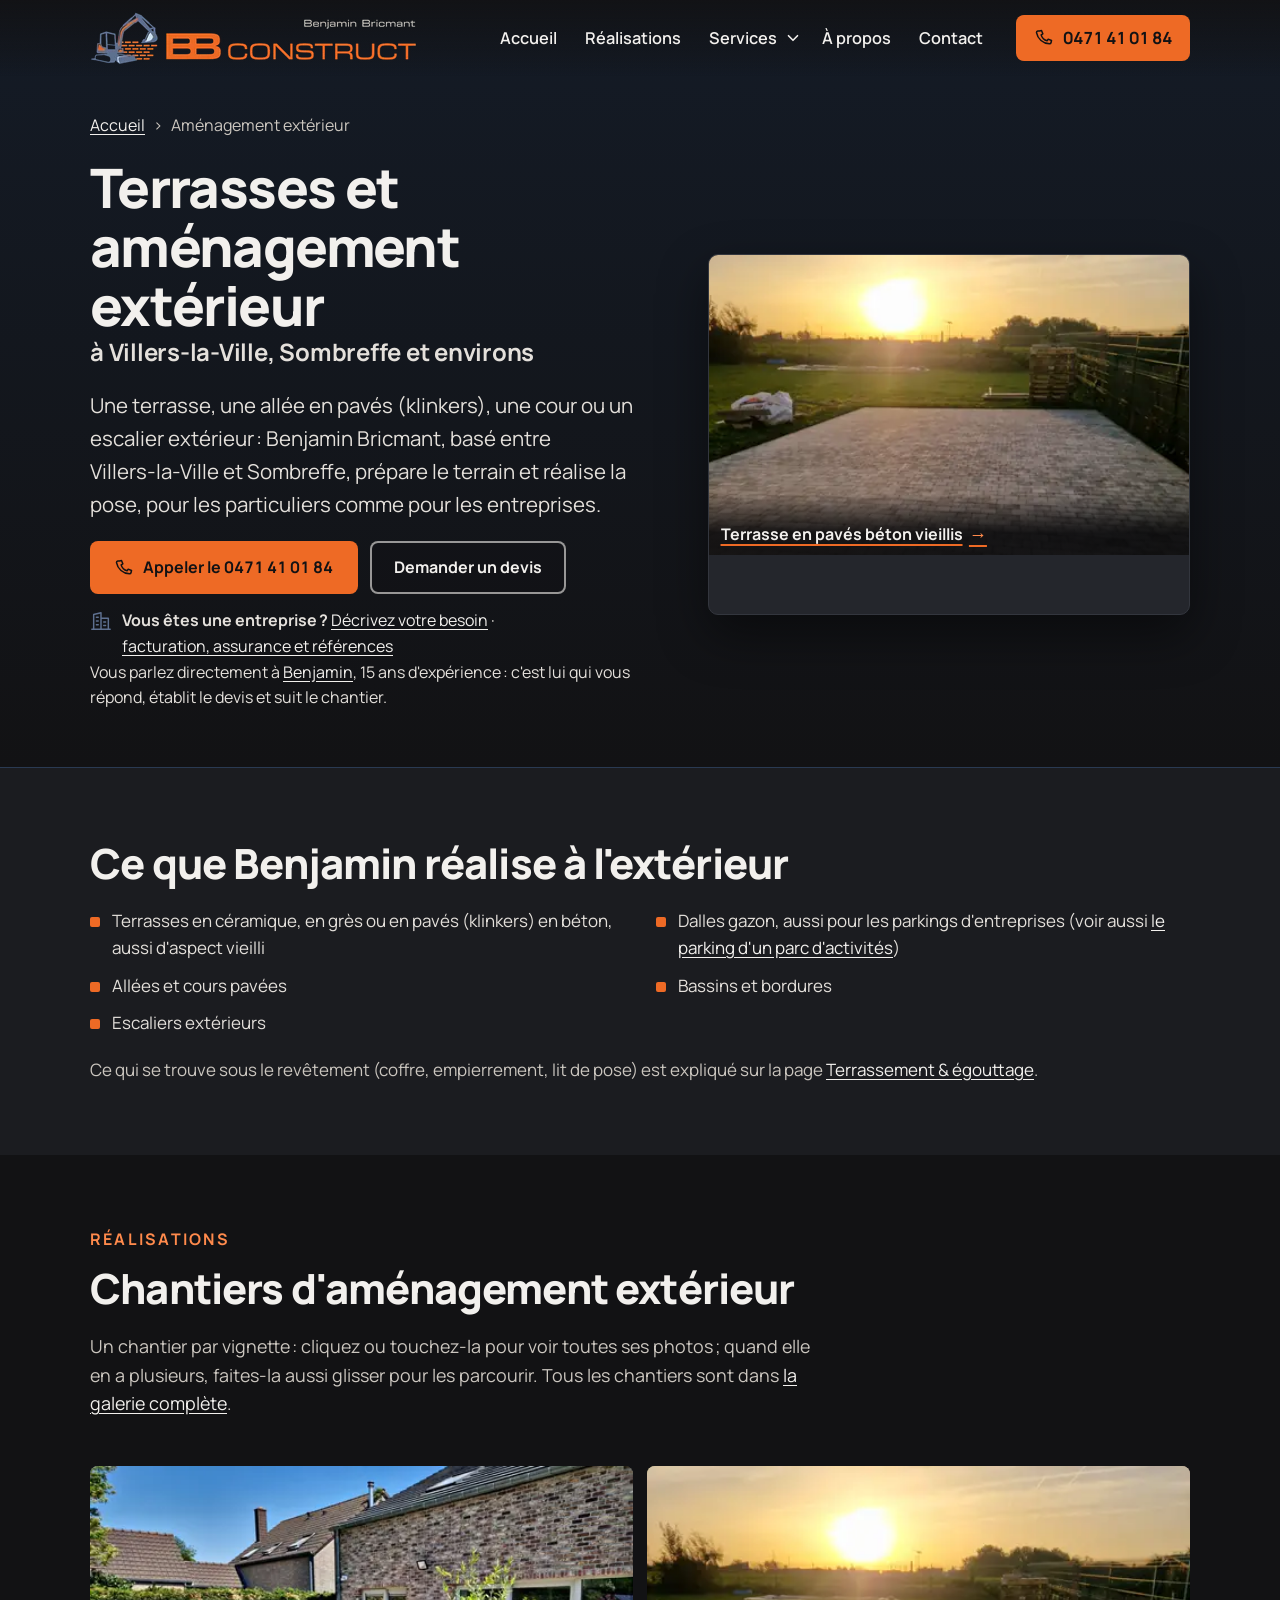
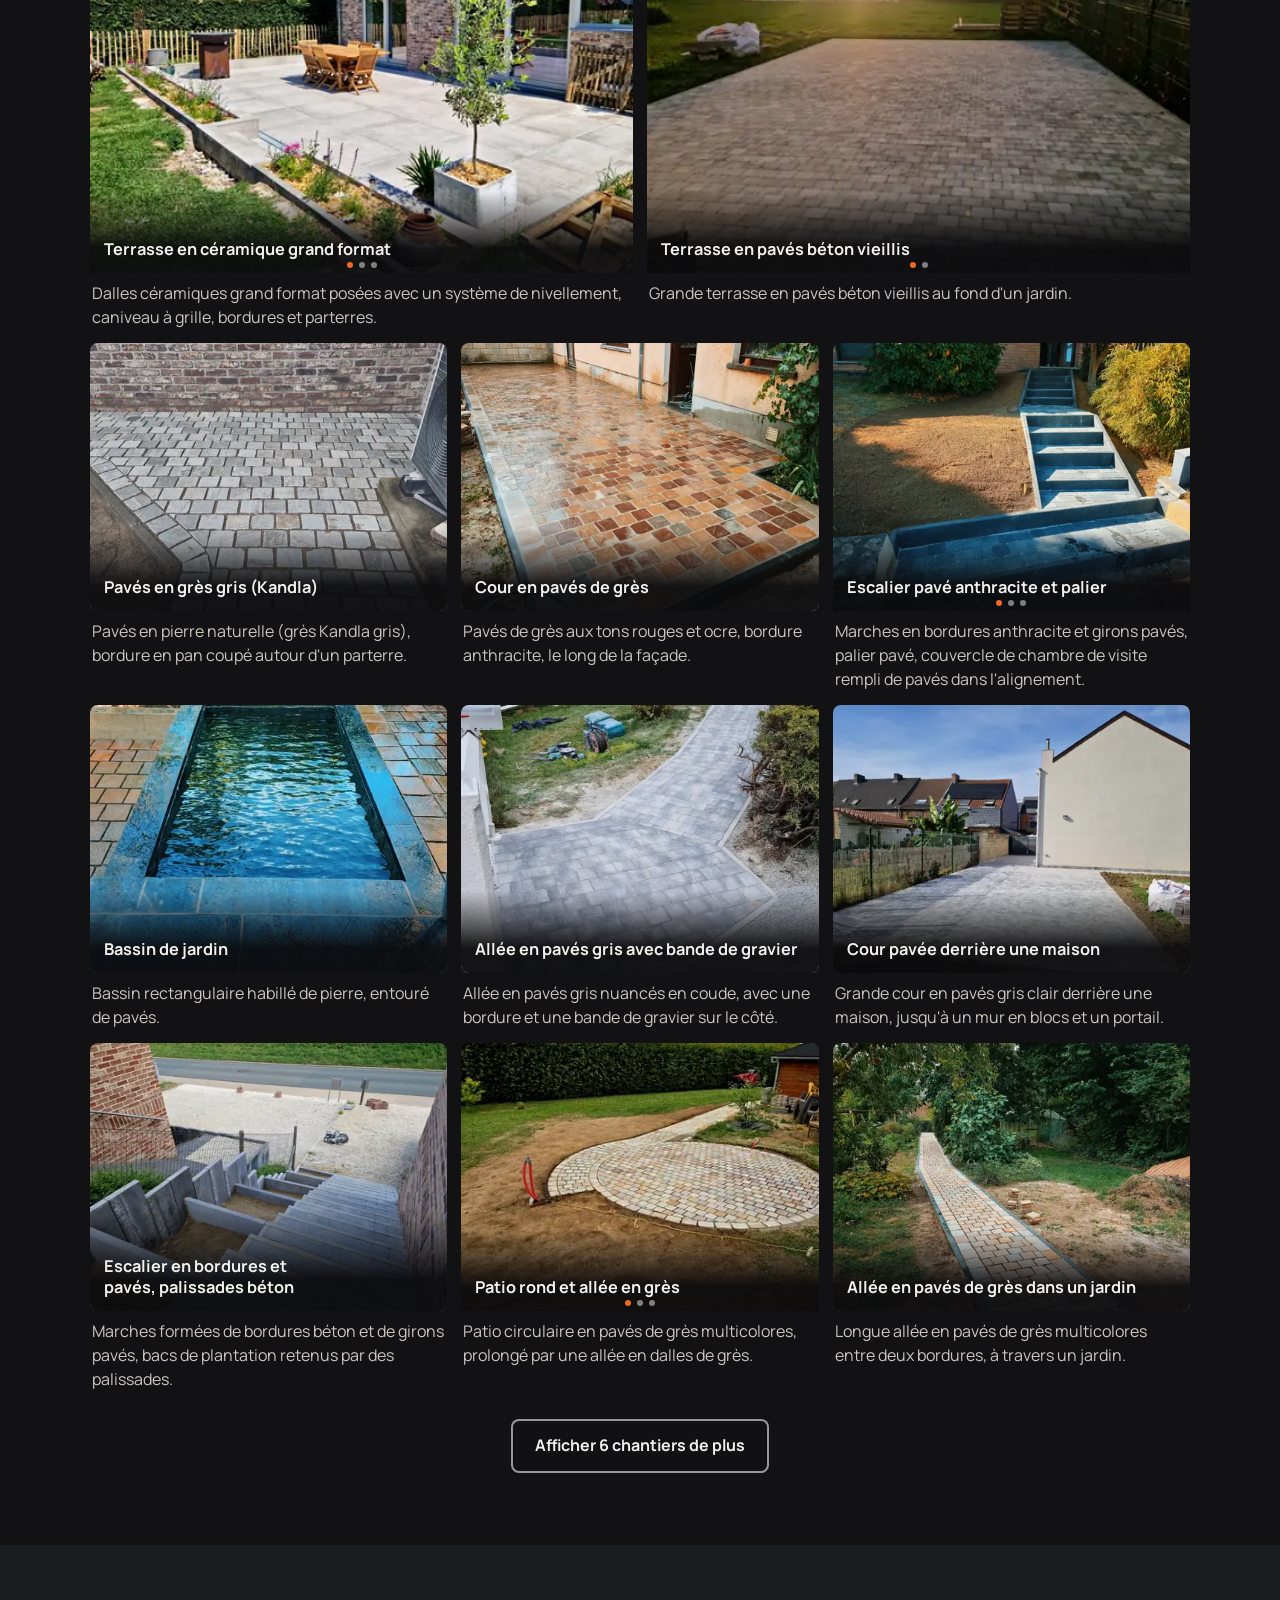
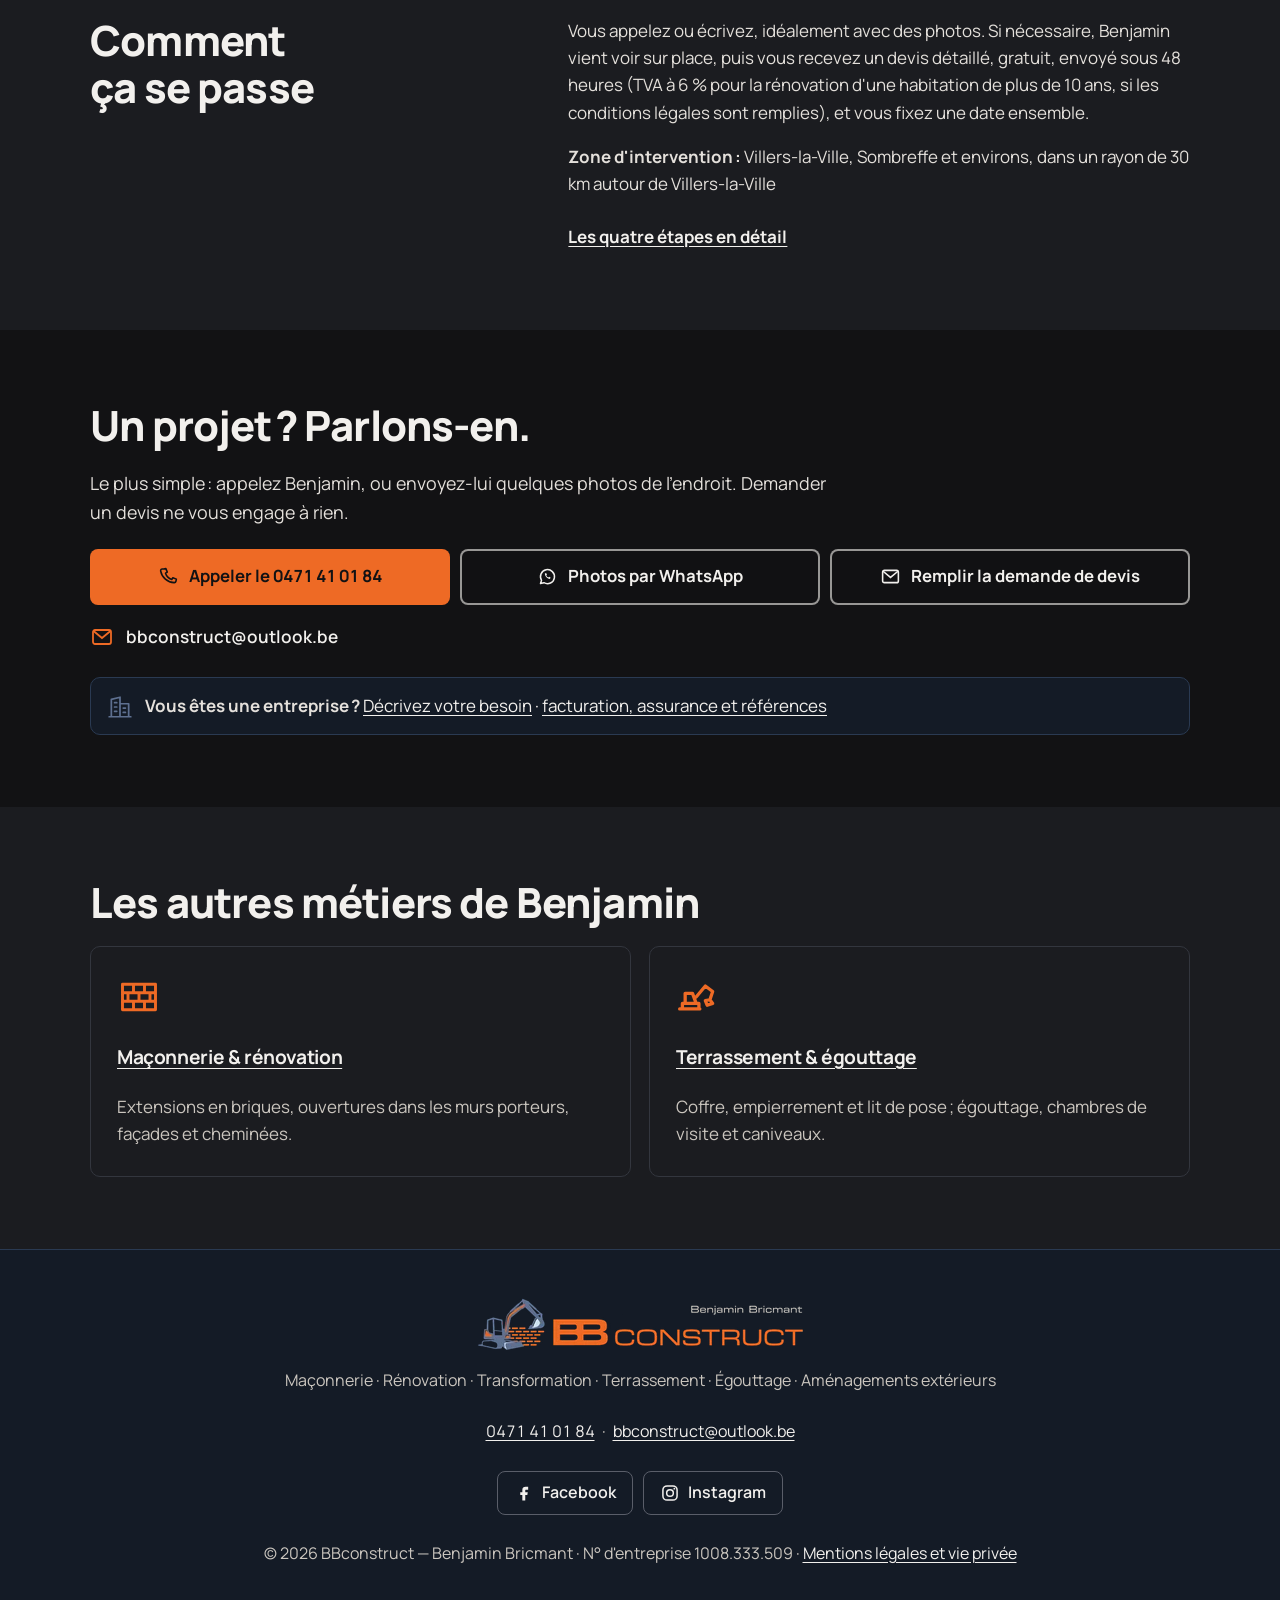
<file: amenagement-exterieur/index.html>
<!doctype html>
<html lang="fr-BE">
<head>
  <meta charset="utf-8">
  <meta name="viewport" content="width=device-width, initial-scale=1">
  <script>document.documentElement.classList.add("js");(function(){var d=document,q=[],out=[],held=0,io,each=function(s,f){[].forEach.call(d.querySelectorAll(s),f);},rel=function(i){if(!i.dataset.src)return;var p=i.parentNode;i.__bb={b:i.getAttribute("src"),s:i.dataset.src,ss:i.dataset.srcset};if(p&&p.tagName==="PICTURE")[].forEach.call(p.querySelectorAll("source[data-srcset]"),function(s){s.__ss=s.dataset.srcset;s.srcset=s.dataset.srcset;s.removeAttribute("data-srcset");});if(i.dataset.srcset)i.srcset=i.dataset.srcset;i.src=i.dataset.src;i.removeAttribute("data-srcset");i.removeAttribute("data-src");out.push(i);},back=function(i){var r=i.__bb,p=i.parentNode;if(p&&p.tagName==="PICTURE")[].forEach.call(p.querySelectorAll("source"),function(s){if(s.__ss){s.removeAttribute("srcset");s.dataset.srcset=s.__ss;}});i.removeAttribute("srcset");if(r.ss)i.dataset.srcset=r.ss;i.dataset.src=r.s;i.src=r.b;q.push(i);},all=function(){go.done=1;if(io)io.disconnect();q.splice(0).forEach(rel);each("img[data-src]",rel);},go=function(){if(go.done)return;go.done=1;if(!window.IntersectionObserver)return all();var c=navigator.connection,m=c&&c.saveData?0:innerWidth<=700?600:1250;io=new IntersectionObserver(function(es){es.forEach(function(e){if(!e.isIntersecting)return;io.unobserve(e.target);if(held)q.push(e.target);else rel(e.target);});},{rootMargin:m+"px 0px"});each("img[data-src]",function(i){io.observe(i);});};window.BB_RELEASE=all;window.BB_HOLD=function(on,keep){held=on;if(!on)return q.splice(0).forEach(rel);out.splice(0).forEach(function(i){if(i!==keep&&!i.complete)back(i);else out.push(i);});};addEventListener("beforeprint",all);addEventListener("load",go);d.addEventListener("DOMContentLoaded",function(){var p=d.querySelector("img[data-lcp]");if(!p||p.complete)return go();p.addEventListener("load",go);p.addEventListener("error",go);});})();document.addEventListener("click",function(e){var b=e.target.closest&&e.target.closest(".nav-toggle");if(!b||window.BB_READY)return;var n=document.getElementById("nav"),o=b.getAttribute("aria-expanded")!=="true";b.setAttribute("aria-expanded",String(o));n.classList.toggle("is-open",o);});document.addEventListener("keydown",function(e){if(e.key!=="Escape"||window.BB_READY)return;var b=document.querySelector(".nav-toggle"),n=document.getElementById("nav");if(n&&n.classList.contains("is-open")){n.classList.remove("is-open");b.setAttribute("aria-expanded","false");b.focus();}});document.addEventListener("DOMContentLoaded",function(){if(!window.BB_READY){document.documentElement.classList.remove("js");window.BB_RELEASE();}});</script>
  <script src="../assets/js/main.d2995ec347.js" defer onerror="document.documentElement.classList.remove('js');window.BB_RELEASE()"></script>
  <title>Terrasses et pavage à Villers-la-Ville, Sombreffe | BBconstruct</title>
  <meta name="description" content="Terrasses en céramique, en grès ou en pavés béton, allées, cours, escaliers, dalles gazon et bassins. 15 ans d'expérience : appelez Benjamin, 0471 41 01 84.">
  <link rel="canonical" href="https://www.bbconstruct.site/amenagement-exterieur/">
  <meta name="theme-color" content="#121214">
  <meta property="og:type" content="website">
  <meta property="og:locale" content="fr_BE">
  <meta property="og:site_name" content="BBconstruct">
  <meta property="og:title" content="Aménagement extérieur — BBconstruct, Villers-la-Ville et Sombreffe">
  <meta property="og:description" content="Terrasses, allées et cours pavées, escaliers extérieurs, dalles gazon et bassins, par Benjamin Bricmant.">
  <meta property="og:url" content="https://www.bbconstruct.site/amenagement-exterieur/">
  <meta property="og:image" content="https://www.bbconstruct.site/assets/brand/og-amenagement-exterieur.jpg?v=400b993218">
  <meta property="og:image:width" content="1200">
  <meta property="og:image:height" content="630">
  <meta property="og:image:alt" content="Logo BBconstruct, terrasses · allées, aménagement extérieur, à côté d'une photo de chantier : terrasse en pavés vieillis au coucher du soleil, palette de pavés et clôture en treillis au fond. Villers-la-Ville et Sombreffe, 0471 41 01 84">
  <meta name="twitter:card" content="summary_large_image">
  <meta name="twitter:title" content="Aménagement extérieur — BBconstruct, Villers-la-Ville et Sombreffe">
  <meta name="twitter:description" content="Terrasses, allées et cours pavées, escaliers extérieurs, dalles gazon et bassins, par Benjamin Bricmant.">
  <meta name="twitter:image" content="https://www.bbconstruct.site/assets/brand/og-amenagement-exterieur.jpg?v=400b993218">
  <meta name="twitter:image:alt" content="Logo BBconstruct, terrasses · allées, aménagement extérieur, à côté d'une photo de chantier : terrasse en pavés vieillis au coucher du soleil, palette de pavés et clôture en treillis au fond. Villers-la-Ville et Sombreffe, 0471 41 01 84">
  <link rel="icon" type="image/png" sizes="32x32" href="../assets/brand/favicon-32.png?v=e99e50d790">
  <link rel="icon" type="image/png" sizes="192x192" href="../assets/brand/favicon-192.png?v=e99e50d790">
  <link rel="apple-touch-icon" href="../assets/brand/favicon-180.png?v=e99e50d790">
  <link rel="preload" href="../assets/fonts/manrope-latin-wght-normal.woff2?v=a30ddcd349" as="font" type="font/woff2" crossorigin>
  <link rel="preload" as="image" href="../assets/img/terrasse-paves-vieillis-coucher-band-phone-800.webp?v=becb15670b" imagesrcset="../assets/img/terrasse-paves-vieillis-coucher-band-phone-480.webp?v=becb15670b 480w, ../assets/img/terrasse-paves-vieillis-coucher-band-phone-800.webp?v=becb15670b 800w" imagesizes="calc((min(100vw, 73.75rem) - 2 * clamp(16px, 4vw, 40px)))" media="(max-width: 700px)" fetchpriority="high">
  <link rel="preload" as="image" href="../assets/img/terrasse-paves-vieillis-coucher-band-phone-1200.webp?v=becb15670b" imagesrcset="../assets/img/terrasse-paves-vieillis-coucher-band-phone-800.webp?v=becb15670b 800w, ../assets/img/terrasse-paves-vieillis-coucher-band-phone-1200.webp?v=becb15670b 1200w, ../assets/img/terrasse-paves-vieillis-coucher-band-phone-1600.webp?v=becb15670b 1600w" imagesizes="calc((min(100vw, 73.75rem) - 2 * clamp(16px, 4vw, 40px)))" media="(min-width: 701px) and (max-width: 56.25em)" fetchpriority="high">
  <link rel="preload" as="image" href="../assets/img/terrasse-paves-vieillis-coucher-band-800.webp?v=becb15670b" imagesrcset="../assets/img/terrasse-paves-vieillis-coucher-band-480.webp?v=becb15670b 480w, ../assets/img/terrasse-paves-vieillis-coucher-band-800.webp?v=becb15670b 800w, ../assets/img/terrasse-paves-vieillis-coucher-band-1200.webp?v=becb15670b 1200w" imagesizes="(min-width: 56.3125em) calc(((min(100vw, 73.75rem) - 2 * clamp(16px, 4vw, 40px)) - clamp(28px, 4vw, 56px)) * .46 - 2px)" media="(min-width: 56.3125em)" fetchpriority="high">
  <link rel="stylesheet" href="../assets/css/style.768e60213f.css">
    <script type="application/ld+json">
  {
    "@context": "https://schema.org",
    "@graph": [
      {
        "@type": "Service",
        "@id": "https://www.bbconstruct.site/amenagement-exterieur/#service",
        "name": "Aménagement extérieur : terrasses, allées et pavage",
        "serviceType": "Aménagement extérieur",
        "description": "Une terrasse, une allée en pavés (klinkers), une cour ou un escalier extérieur : Benjamin Bricmant, basé entre Villers-la-Ville et Sombreffe, prépare le terrain et réalise la pose, pour les particuliers comme pour les entreprises.",
        "url": "https://www.bbconstruct.site/amenagement-exterieur/",
        "provider": {"@type": "HomeAndConstructionBusiness", "@id": "https://www.bbconstruct.site/#entreprise", "name": "BBconstruct", "telephone": "+32471410184", "url": "https://www.bbconstruct.site/"},
        "areaServed": [
          {"@type": "City", "name": "Villers-la-Ville", "containedInPlace": {"@type": "Country", "name": "Belgique", "sameAs": "https://www.wikidata.org/wiki/Q31"}},
          {"@type": "City", "name": "Sombreffe", "containedInPlace": {"@type": "Country", "name": "Belgique", "sameAs": "https://www.wikidata.org/wiki/Q31"}}
        ],
        "image": ["https://www.bbconstruct.site/assets/img/terrasse-paves-vieillis-coucher-1600.webp?v=914b2030de", "https://www.bbconstruct.site/assets/img/terrasse-ceramique-olivier-1600.webp?v=a42eb071de", "https://www.bbconstruct.site/assets/img/kandla-gris-mur-briques-1600.webp?v=1560ccba93"]
      },
      {
        "@type": "BreadcrumbList",
        "itemListElement": [
          {"@type": "ListItem", "position": 1, "name": "Accueil", "item": "https://www.bbconstruct.site/"},
          {"@type": "ListItem", "position": 2, "name": "Aménagement extérieur", "item": "https://www.bbconstruct.site/amenagement-exterieur/"}
        ]
      }
    ]
  }
  </script>
</head>
<body data-page="amenagement-exterieur">
  <a class="skip" href="#contenu">Aller au contenu</a>

  <header class="site-header">
    <div class="wrap header-in">
      <a class="brand" href="../" aria-label="BBconstruct, Benjamin Bricmant — accueil">
        <picture>
          <source media="(max-width: 30em)" srcset="../assets/brand/logo-header-mobile.webp?v=e99e50d790" width="503" height="80">
          <img src="../assets/brand/logo-header.webp?v=e99e50d790" srcset="../assets/brand/logo-header-1x.webp?v=e99e50d790 1x, ../assets/brand/logo-header.webp?v=e99e50d790 2x" width="654" height="104" alt="">
        </picture>
      </a>
      <button class="nav-toggle" type="button" aria-expanded="false" aria-controls="nav">
        <span class="bars" aria-hidden="true"></span><span class="nav-toggle-label">Menu</span>
      </button>
      <nav class="nav" id="nav" aria-label="Navigation principale">
        <ul>
          <li><a href="../">Accueil</a></li>
          <li><a href="../#realisations">Réalisations</a></li>
          <li class="has-sub"><a href="../#services">Services</a><button type="button" class="sub-toggle" aria-expanded="false" aria-controls="sub-services"><span class="sr">Pages des services</span><svg class="ico" aria-hidden="true"><use href="#i-chevron"/></svg></button>
            <ul class="sub" id="sub-services">
              <li><a href="../amenagement-exterieur/" aria-current="page">Aménagement extérieur</a></li>
              <li><a href="../maconnerie-renovation/">Maçonnerie &amp; rénovation</a></li>
              <li><a href="../terrassement-egouttage/">Terrassement &amp; égouttage</a></li>
            </ul>
          </li>
          <li><a href="../#a-propos">À propos</a></li>
          <li><a href="#contact">Contact</a></li>
        </ul>
        <a class="btn btn-orange btn-block nav-call" href="tel:+32471410184">
          <svg class="ico" aria-hidden="true"><use href="#i-phone"/></svg>Appeler le 0471 41 01 84
        </a>
      </nav>
      <a class="btn btn-sm btn-orange header-call" href="tel:+32471410184" aria-label="Appeler le 0471 41 01 84">
        <svg class="ico" aria-hidden="true"><use href="#i-phone"/></svg><span class="header-call-text" aria-hidden="true">0471 41 01 84</span>
      </a>
    </div>
  </header>

  <main id="contenu">
    <section class="page-hero" aria-labelledby="page-title">
      <div class="wrap page-hero-in">
        <div class="page-hero-text">
          <nav class="crumbs" aria-label="Fil d'Ariane">
            <ol>
              <li><a href="../">Accueil</a></li>
              <li><span aria-current="page">Aménagement extérieur</span></li>
            </ol>
          </nav>
          <h1 id="page-title">Terrasses et aménagement extérieur <span class="h1-where">à <span class="nw">Villers-la-Ville</span>, Sombreffe et environs</span></h1>
          <p class="lead">Une terrasse, une allée en pavés (klinkers), une cour ou un escalier extérieur : Benjamin Bricmant, basé entre <span class="nw">Villers-la-Ville</span> et Sombreffe, prépare le terrain et réalise la pose, pour les particuliers comme pour les entreprises.</p>
          <div class="cta-row">
            <a class="btn btn-orange" href="tel:+32471410184"><svg class="ico" aria-hidden="true"><use href="#i-phone"/></svg><span class="btn-label">Appeler le <span class="tel-n">0471 41 01 84</span></span></a>
            <a class="btn btn-ghost svc-quote" href="../?devis=exterieur&amp;depuis=amenagement-exterieur#contact-form">Demander un devis<span class="sr"> : aménagement extérieur</span></a>
          </div>          <p class="hero-pro"><svg class="ico" aria-hidden="true"><use href="#i-building"/></svg><span><strong><span class="pro-long">Vous êtes une entreprise ?</span><span class="pro-short">Entreprise ?</span></strong> <a class="hero-pro-form" href="../?devis=exterieur&amp;qui=pro&amp;depuis=amenagement-exterieur#contact-form">Décrivez votre besoin</a><span class="pro-box"> ·&nbsp;<a class="hero-pro-box" href="../#entreprises">facturation, assurance et références</a></span></span></p>
          <p class="hero-reassure">Vous parlez directement à <a href="../#a-propos">Benjamin<span class="sr"> (qui il est, son parcours)</span></a>, 15 ans d'expérience : c'est lui qui vous répond, établit le devis et suit le chantier.</p>
        </div>        <figure class="page-hero-photo" aria-labelledby="band-cap">
          <picture>
            <source media="(min-width: 56.3125em)" srcset="../assets/img/terrasse-paves-vieillis-coucher-band-480.webp?v=becb15670b 480w, ../assets/img/terrasse-paves-vieillis-coucher-band-800.webp?v=becb15670b 800w, ../assets/img/terrasse-paves-vieillis-coucher-band-1200.webp?v=becb15670b 1200w" sizes="(min-width: 56.3125em) calc(((min(100vw, 73.75rem) - 2 * clamp(16px, 4vw, 40px)) - clamp(28px, 4vw, 56px)) * .46 - 2px)" width="800" height="600">
            <source media="(min-width: 701px)" srcset="../assets/img/terrasse-paves-vieillis-coucher-band-phone-800.webp?v=becb15670b 800w, ../assets/img/terrasse-paves-vieillis-coucher-band-phone-1200.webp?v=becb15670b 1200w, ../assets/img/terrasse-paves-vieillis-coucher-band-phone-1600.webp?v=becb15670b 1600w" sizes="calc((min(100vw, 73.75rem) - 2 * clamp(16px, 4vw, 40px)))" width="800" height="450">
            <img src="../assets/img/terrasse-paves-vieillis-coucher-band-phone-800.webp?v=becb15670b" srcset="../assets/img/terrasse-paves-vieillis-coucher-band-phone-480.webp?v=becb15670b 480w, ../assets/img/terrasse-paves-vieillis-coucher-band-phone-800.webp?v=becb15670b 800w" sizes="calc((min(100vw, 73.75rem) - 2 * clamp(16px, 4vw, 40px)))" width="800" height="450" fetchpriority="high" data-lcp elementtiming="opening-photo" alt="Grande terrasse en pavés vieillis au coucher du soleil, au fond d&#x27;un jardin, un sac et des palettes empilées sur le côté, clôture en treillis à droite">
          </picture>
          <figcaption><a href="#chantier-terrasse-paves-vieillis" aria-describedby="band-go"><span id="band-cap">Terrasse en pavés béton vieillis</span><span class="cap-go" aria-hidden="true">→</span></a><span id="band-go" hidden>voir ce chantier</span></figcaption>
        </figure>
      </div>
    </section>
    <section class="section section-compact section-alt" id="travaux" aria-labelledby="travaux-title">
      <div class="wrap">
        <h2 id="travaux-title">Ce que Benjamin réalise à l'extérieur</h2>
        <ul class="svc-list">
                    <li>Terrasses en céramique, en grès ou en pavés (klinkers) en béton, aussi d'aspect vieilli</li>
          <li>Allées et cours pavées</li>
          <li>Escaliers extérieurs</li>
          <li>Dalles gazon, aussi pour les parkings d'entreprises (voir aussi <a href="../terrassement-egouttage/#chantier-parking-dalles-gazon">le parking d'un parc d'activités</a>)</li>
          <li>Bassins et bordures</li>
        </ul>
        <p class="svc-more">Ce qui se trouve sous le revêtement (coffre, empierrement, lit de pose) est expliqué sur la page <a href="../terrassement-egouttage/">Terrassement &amp; égouttage</a>.</p>
      </div>
    </section>


    <section class="section section-compact" id="chantiers" aria-labelledby="real-title">
      <div class="wrap">
        <header class="sec-head">
          <p class="eyebrow">Réalisations</p>
          <h2 id="real-title">Chantiers d'aménagement extérieur</h2>
          <p class="sec-lead">Un chantier par vignette<span class="js-only"> : cliquez ou touchez-la pour voir toutes ses photos ; quand elle en a plusieurs, faites-la aussi glisser pour les parcourir</span>. Tous les chantiers sont dans <a href="../#realisations">la galerie complète</a>.</p>
        </header>
        <p class="sr" id="gallery-status" aria-live="polite"></p>
        <ul class="gallery gallery-page" id="gallery">
        <li class="g-item w3 w2" id="chantier-terrasse-ceramique" data-cat="exterieur" data-id="terrasse-ceramique" data-cut="0.0 0.0901 1.0 0.9399">
          <a class="g-link" href="../assets/img/terrasse-ceramique-olivier-1600.webp?v=a42eb071de" aria-labelledby="cap-terrasse-ceramique capn-terrasse-ceramique" aria-describedby="img-terrasse-ceramique" style="background-color: #7d8172; background-image: url([data-uri])">
            <span class="g-cap"><span id="cap-terrasse-ceramique">Terrasse en céramique grand format</span><span class="sr" id="capn-terrasse-ceramique"> — 3 photos, agrandir</span></span>
            <picture><source media="(min-width: 521px)" data-srcset="../assets/img/terrasse-ceramique-olivier-cover-480.webp?v=3e3084cf0d 480w, ../assets/img/terrasse-ceramique-olivier-cover-800.webp?v=3e3084cf0d 800w, ../assets/img/terrasse-ceramique-olivier-cover-1200.webp?v=3e3084cf0d 1200w" sizes="(max-width: 520px) calc((min(100vw, 73.75rem) - 2 * clamp(16px, 4vw, 40px))), (max-width: 900px) calc((min(100vw, 73.75rem) - 2 * clamp(16px, 4vw, 40px))), calc(((min(100vw, 73.75rem) - 2 * clamp(16px, 4vw, 40px)) - 14px) / 2)" data-sizes-wide="(max-width: 520px) calc((min(100vw, 73.75rem) - 2 * clamp(16px, 4vw, 40px))), (max-width: 900px) calc((min(100vw, 73.75rem) - 2 * clamp(16px, 4vw, 40px))), calc(((min(100vw, 73.75rem) - 2 * clamp(16px, 4vw, 40px)) - 14px) / 2)" data-sizes-plain="(max-width: 520px) calc((min(100vw, 73.75rem) - 2 * clamp(16px, 4vw, 40px))), (max-width: 900px) calc(((min(100vw, 73.75rem) - 2 * clamp(16px, 4vw, 40px)) - 14px) / 2), calc(((min(100vw, 73.75rem) - 2 * clamp(16px, 4vw, 40px)) - 28px) / 3)"><img src="[data-uri]" data-src="../assets/img/terrasse-ceramique-olivier-cover-800.webp?v=3e3084cf0d" data-srcset="../assets/img/terrasse-ceramique-olivier-cover-480.webp?v=3e3084cf0d 480w, ../assets/img/terrasse-ceramique-olivier-cover-800.webp?v=3e3084cf0d 800w" sizes="(max-width: 520px) calc((min(100vw, 73.75rem) - 2 * clamp(16px, 4vw, 40px))), (max-width: 900px) calc((min(100vw, 73.75rem) - 2 * clamp(16px, 4vw, 40px))), calc(((min(100vw, 73.75rem) - 2 * clamp(16px, 4vw, 40px)) - 14px) / 2)" data-sizes-wide="(max-width: 520px) calc((min(100vw, 73.75rem) - 2 * clamp(16px, 4vw, 40px))), (max-width: 900px) calc((min(100vw, 73.75rem) - 2 * clamp(16px, 4vw, 40px))), calc(((min(100vw, 73.75rem) - 2 * clamp(16px, 4vw, 40px)) - 14px) / 2)" data-sizes-plain="(max-width: 520px) calc((min(100vw, 73.75rem) - 2 * clamp(16px, 4vw, 40px))), (max-width: 900px) calc(((min(100vw, 73.75rem) - 2 * clamp(16px, 4vw, 40px)) - 14px) / 2), calc(((min(100vw, 73.75rem) - 2 * clamp(16px, 4vw, 40px)) - 28px) / 3)" width="800" height="600" loading="lazy" decoding="async" id="img-terrasse-ceramique" alt="Grande terrasse en dalles céramiques grises devant une maison en briques, olivier en bac béton, parterres fleuris et table en teck"></picture>
            <noscript><img src="../assets/img/terrasse-ceramique-olivier-cover-800.webp?v=3e3084cf0d" srcset="../assets/img/terrasse-ceramique-olivier-cover-480.webp?v=3e3084cf0d 480w, ../assets/img/terrasse-ceramique-olivier-cover-800.webp?v=3e3084cf0d 800w" sizes="(max-width: 520px) calc((min(100vw, 73.75rem) - 2 * clamp(16px, 4vw, 40px))), (max-width: 900px) calc((min(100vw, 73.75rem) - 2 * clamp(16px, 4vw, 40px))), calc(((min(100vw, 73.75rem) - 2 * clamp(16px, 4vw, 40px)) - 14px) / 2)" width="800" height="600" loading="lazy" decoding="async" alt="Grande terrasse en dalles céramiques grises devant une maison en briques, olivier en bac béton, parterres fleuris et table en teck"></noscript>
            <span class="g-meta" aria-hidden="true"><span class="g-n">3 photos</span></span>
          </a>
          <p class="g-sum">Dalles céramiques grand format posées avec un système de nivellement, caniveau à grille, bordures et parterres.</p>
          <ul class="g-set" hidden data-title="Terrasse en céramique grand format" data-summary="Dalles céramiques grand format posées avec un système de nivellement, caniveau à grille, bordures et parterres.">
            <li data-src="../assets/img/terrasse-ceramique-olivier-1200.webp?v=a42eb071de" data-srcset="../assets/img/terrasse-ceramique-olivier-800.webp?v=a42eb071de 800w, ../assets/img/terrasse-ceramique-olivier-1200.webp?v=a42eb071de 1200w, ../assets/img/terrasse-ceramique-olivier-1600.webp?v=a42eb071de 1600w" data-w="1600" data-h="1412" data-alt="Grande terrasse en dalles céramiques grises devant une maison en briques, olivier en bac béton, parterres fleuris et table en teck" data-cap="Terrasse terminée"></li>
            <li data-src="../assets/img/terrasse-ceramique-ciel-1200.webp?v=cbfe90150a" data-srcset="../assets/img/terrasse-ceramique-ciel-800.webp?v=cbfe90150a 800w, ../assets/img/terrasse-ceramique-ciel-1200.webp?v=cbfe90150a 1200w, ../assets/img/terrasse-ceramique-ciel-1600.webp?v=cbfe90150a 1600w" data-w="1600" data-h="1200" data-alt="Terrasse en dalles céramiques sous un ciel d&#x27;orage, clips de nivellement rouges encore dans les joints, bordure en blocs pas encore habillée" data-cap="Dalles posées, clips de nivellement encore en place" data-card="../assets/img/terrasse-ceramique-ciel-480.webp?v=cbfe90150a 480w, ../assets/img/terrasse-ceramique-ciel-800.webp?v=cbfe90150a 800w" data-ph="[data-uri]"></li>
            <li data-src="../assets/img/terrasse-ceramique-chantier-1200.webp?v=8c93459672" data-srcset="../assets/img/terrasse-ceramique-chantier-800.webp?v=8c93459672 800w, ../assets/img/terrasse-ceramique-chantier-1200.webp?v=8c93459672 1200w, ../assets/img/terrasse-ceramique-chantier-1600.webp?v=8c93459672 1600w" data-w="1600" data-h="1200" data-alt="Pose de dalles céramiques grand format avec clips de nivellement, bordure en blocs et caniveau" data-cap="La même terrasse pendant la pose" data-card="../assets/img/terrasse-ceramique-chantier-480.webp?v=8c93459672 480w, ../assets/img/terrasse-ceramique-chantier-800.webp?v=8c93459672 800w" data-ph="[data-uri]"></li>
          </ul>
        </li>
        <li class="g-item w3 w2" id="chantier-terrasse-paves-vieillis" data-cat="exterieur" data-id="terrasse-paves-vieillis" data-cut="0.0 0.2137 1.0 0.8251">
          <a class="g-link" href="../assets/img/terrasse-paves-vieillis-coucher-1600.webp?v=914b2030de" aria-labelledby="cap-terrasse-paves-vieillis capn-terrasse-paves-vieillis" aria-describedby="img-terrasse-paves-vieillis" style="background-color: #81725a; background-image: url([data-uri])">
            <span class="g-cap"><span id="cap-terrasse-paves-vieillis">Terrasse en pavés béton vieillis</span><span class="sr" id="capn-terrasse-paves-vieillis"> — 2 photos, agrandir</span></span>
            <picture><source media="(min-width: 521px)" data-srcset="../assets/img/terrasse-paves-vieillis-coucher-cover-480.webp?v=fdc28d594a 480w, ../assets/img/terrasse-paves-vieillis-coucher-cover-800.webp?v=fdc28d594a 800w, ../assets/img/terrasse-paves-vieillis-coucher-cover-1200.webp?v=fdc28d594a 1200w" sizes="(max-width: 520px) calc((min(100vw, 73.75rem) - 2 * clamp(16px, 4vw, 40px))), (max-width: 900px) calc((min(100vw, 73.75rem) - 2 * clamp(16px, 4vw, 40px))), calc(((min(100vw, 73.75rem) - 2 * clamp(16px, 4vw, 40px)) - 14px) / 2)" data-sizes-wide="(max-width: 520px) calc((min(100vw, 73.75rem) - 2 * clamp(16px, 4vw, 40px))), (max-width: 900px) calc((min(100vw, 73.75rem) - 2 * clamp(16px, 4vw, 40px))), calc(((min(100vw, 73.75rem) - 2 * clamp(16px, 4vw, 40px)) - 14px) / 2)" data-sizes-plain="(max-width: 520px) calc((min(100vw, 73.75rem) - 2 * clamp(16px, 4vw, 40px))), (max-width: 900px) calc(((min(100vw, 73.75rem) - 2 * clamp(16px, 4vw, 40px)) - 14px) / 2), calc(((min(100vw, 73.75rem) - 2 * clamp(16px, 4vw, 40px)) - 28px) / 3)"><img src="[data-uri]" data-src="../assets/img/terrasse-paves-vieillis-coucher-cover-800.webp?v=fdc28d594a" data-srcset="../assets/img/terrasse-paves-vieillis-coucher-cover-480.webp?v=fdc28d594a 480w, ../assets/img/terrasse-paves-vieillis-coucher-cover-800.webp?v=fdc28d594a 800w" sizes="(max-width: 520px) calc((min(100vw, 73.75rem) - 2 * clamp(16px, 4vw, 40px))), (max-width: 900px) calc((min(100vw, 73.75rem) - 2 * clamp(16px, 4vw, 40px))), calc(((min(100vw, 73.75rem) - 2 * clamp(16px, 4vw, 40px)) - 14px) / 2)" data-sizes-wide="(max-width: 520px) calc((min(100vw, 73.75rem) - 2 * clamp(16px, 4vw, 40px))), (max-width: 900px) calc((min(100vw, 73.75rem) - 2 * clamp(16px, 4vw, 40px))), calc(((min(100vw, 73.75rem) - 2 * clamp(16px, 4vw, 40px)) - 14px) / 2)" data-sizes-plain="(max-width: 520px) calc((min(100vw, 73.75rem) - 2 * clamp(16px, 4vw, 40px))), (max-width: 900px) calc(((min(100vw, 73.75rem) - 2 * clamp(16px, 4vw, 40px)) - 14px) / 2), calc(((min(100vw, 73.75rem) - 2 * clamp(16px, 4vw, 40px)) - 28px) / 3)" width="800" height="600" loading="lazy" decoding="async" id="img-terrasse-paves-vieillis" alt="Grande terrasse au coucher du soleil, au fond d&#x27;un jardin, palettes empilées et sacs sur le côté, pile de pavés au premier plan"></picture>
            <noscript><img src="../assets/img/terrasse-paves-vieillis-coucher-cover-800.webp?v=fdc28d594a" srcset="../assets/img/terrasse-paves-vieillis-coucher-cover-480.webp?v=fdc28d594a 480w, ../assets/img/terrasse-paves-vieillis-coucher-cover-800.webp?v=fdc28d594a 800w" sizes="(max-width: 520px) calc((min(100vw, 73.75rem) - 2 * clamp(16px, 4vw, 40px))), (max-width: 900px) calc((min(100vw, 73.75rem) - 2 * clamp(16px, 4vw, 40px))), calc(((min(100vw, 73.75rem) - 2 * clamp(16px, 4vw, 40px)) - 14px) / 2)" width="800" height="600" loading="lazy" decoding="async" alt="Grande terrasse au coucher du soleil, au fond d&#x27;un jardin, palettes empilées et sacs sur le côté, pile de pavés au premier plan"></noscript>
            <span class="g-meta" aria-hidden="true"><span class="g-n">2 photos</span></span>
          </a>
          <p class="g-sum">Grande terrasse en pavés béton vieillis au fond d&#x27;un jardin.</p>
          <ul class="g-set" hidden data-title="Terrasse en pavés béton vieillis" data-summary="Grande terrasse en pavés béton vieillis au fond d&#x27;un jardin.">
            <li data-src="../assets/img/terrasse-paves-vieillis-coucher-1200.webp?v=914b2030de" data-srcset="../assets/img/terrasse-paves-vieillis-coucher-800.webp?v=914b2030de 800w, ../assets/img/terrasse-paves-vieillis-coucher-1200.webp?v=914b2030de 1200w, ../assets/img/terrasse-paves-vieillis-coucher-1600.webp?v=914b2030de 1600w" data-w="1600" data-h="1963" data-alt="Grande terrasse au coucher du soleil, au fond d&#x27;un jardin, palettes empilées et sacs sur le côté, pile de pavés au premier plan" data-cap="Vue d&#x27;ensemble au coucher du soleil"></li>
            <li data-src="../assets/img/paves-vieillis-detail-1200.webp?v=f544b70935" data-srcset="../assets/img/paves-vieillis-detail-800.webp?v=f544b70935 800w, ../assets/img/paves-vieillis-detail-1200.webp?v=f544b70935 1200w, ../assets/img/paves-vieillis-detail-1600.webp?v=f544b70935 1600w" data-w="1600" data-h="1080" data-alt="Gros plan sur des pavés béton vieillis gris et beiges posés en appareillage" data-cap="Détail de l&#x27;appareillage" data-card="../assets/img/paves-vieillis-detail-480.webp?v=f544b70935 480w, ../assets/img/paves-vieillis-detail-800.webp?v=f544b70935 800w" data-ph="[data-uri]"></li>
          </ul>
        </li>
        <li class="g-item" id="chantier-kandla-gris" data-cat="exterieur" data-id="kandla-gris" data-cut="0.0 0.157 1.0 0.843">
          <a class="g-link" href="../assets/img/kandla-gris-mur-briques-1600.webp?v=1560ccba93" aria-labelledby="cap-kandla-gris capn-kandla-gris" aria-describedby="img-kandla-gris" style="background-color: #8f8d8d; background-image: url([data-uri])">
            <span class="g-cap"><span id="cap-kandla-gris">Pavés en grès gris (Kandla)</span><span class="sr" id="capn-kandla-gris"> — 1 photo, agrandir</span></span>
            <picture><source media="(min-width: 521px)" data-srcset="../assets/img/kandla-gris-mur-briques-cover-480.webp?v=9700d1b1ea 480w, ../assets/img/kandla-gris-mur-briques-cover-800.webp?v=9700d1b1ea 800w, ../assets/img/kandla-gris-mur-briques-cover-1200.webp?v=9700d1b1ea 1200w" sizes="(max-width: 520px) calc((min(100vw, 73.75rem) - 2 * clamp(16px, 4vw, 40px))), (max-width: 900px) calc(((min(100vw, 73.75rem) - 2 * clamp(16px, 4vw, 40px)) - 14px) / 2), calc(((min(100vw, 73.75rem) - 2 * clamp(16px, 4vw, 40px)) - 28px) / 3)"><img src="[data-uri]" data-src="../assets/img/kandla-gris-mur-briques-cover-800.webp?v=9700d1b1ea" data-srcset="../assets/img/kandla-gris-mur-briques-cover-480.webp?v=9700d1b1ea 480w, ../assets/img/kandla-gris-mur-briques-cover-800.webp?v=9700d1b1ea 800w" sizes="(max-width: 520px) calc((min(100vw, 73.75rem) - 2 * clamp(16px, 4vw, 40px))), (max-width: 900px) calc(((min(100vw, 73.75rem) - 2 * clamp(16px, 4vw, 40px)) - 14px) / 2), calc(((min(100vw, 73.75rem) - 2 * clamp(16px, 4vw, 40px)) - 28px) / 3)" width="800" height="600" loading="lazy" decoding="async" id="img-kandla-gris" alt="Pavés en grès gris (Kandla) vus de près, au pied d&#x27;un mur en briques, parterre en terre à gauche"></picture>
            <noscript><img src="../assets/img/kandla-gris-mur-briques-cover-800.webp?v=9700d1b1ea" srcset="../assets/img/kandla-gris-mur-briques-cover-480.webp?v=9700d1b1ea 480w, ../assets/img/kandla-gris-mur-briques-cover-800.webp?v=9700d1b1ea 800w" sizes="(max-width: 520px) calc((min(100vw, 73.75rem) - 2 * clamp(16px, 4vw, 40px))), (max-width: 900px) calc(((min(100vw, 73.75rem) - 2 * clamp(16px, 4vw, 40px)) - 14px) / 2), calc(((min(100vw, 73.75rem) - 2 * clamp(16px, 4vw, 40px)) - 28px) / 3)" width="800" height="600" loading="lazy" decoding="async" alt="Pavés en grès gris (Kandla) vus de près, au pied d&#x27;un mur en briques, parterre en terre à gauche"></noscript>
            <span class="g-meta" aria-hidden="true"></span>
          </a>
          <p class="g-sum">Pavés en pierre naturelle (grès Kandla gris), bordure en pan coupé autour d&#x27;un parterre.</p>
          <ul class="g-set" hidden data-title="Pavés en grès gris (Kandla)" data-summary="Pavés en pierre naturelle (grès Kandla gris), bordure en pan coupé autour d&#x27;un parterre.">
            <li data-src="../assets/img/kandla-gris-mur-briques-1200.webp?v=1560ccba93" data-srcset="../assets/img/kandla-gris-mur-briques-800.webp?v=1560ccba93 800w, ../assets/img/kandla-gris-mur-briques-1200.webp?v=1560ccba93 1200w, ../assets/img/kandla-gris-mur-briques-1600.webp?v=1560ccba93 1600w" data-w="1600" data-h="1749" data-alt="Pavés en grès gris (Kandla) vus de près, au pied d&#x27;un mur en briques, parterre en terre à gauche" data-cap="Bordure en pan coupé"></li>
          </ul>
        </li>
        <li class="g-item" id="chantier-cour-gres" data-cat="exterieur" data-id="cour-gres" data-cut="0.0 0.2406 1.0 0.8032">
          <a class="g-link" href="../assets/img/cour-gres-multicolore-1600.webp?v=874a76e40c" aria-labelledby="cap-cour-gres capn-cour-gres" aria-describedby="img-cour-gres" style="background-color: #9e8a73; background-image: url([data-uri])">
            <span class="g-cap"><span id="cap-cour-gres">Cour en pavés de grès</span><span class="sr" id="capn-cour-gres"> — 1 photo, agrandir</span></span>
            <picture><source media="(min-width: 521px)" data-srcset="../assets/img/cour-gres-multicolore-cover-480.webp?v=568f55c96f 480w, ../assets/img/cour-gres-multicolore-cover-800.webp?v=568f55c96f 800w, ../assets/img/cour-gres-multicolore-cover-1200.webp?v=568f55c96f 1200w" sizes="(max-width: 520px) calc((min(100vw, 73.75rem) - 2 * clamp(16px, 4vw, 40px))), (max-width: 900px) calc(((min(100vw, 73.75rem) - 2 * clamp(16px, 4vw, 40px)) - 14px) / 2), calc(((min(100vw, 73.75rem) - 2 * clamp(16px, 4vw, 40px)) - 28px) / 3)"><img src="[data-uri]" data-src="../assets/img/cour-gres-multicolore-cover-800.webp?v=568f55c96f" data-srcset="../assets/img/cour-gres-multicolore-cover-480.webp?v=568f55c96f 480w, ../assets/img/cour-gres-multicolore-cover-800.webp?v=568f55c96f 800w" sizes="(max-width: 520px) calc((min(100vw, 73.75rem) - 2 * clamp(16px, 4vw, 40px))), (max-width: 900px) calc(((min(100vw, 73.75rem) - 2 * clamp(16px, 4vw, 40px)) - 14px) / 2), calc(((min(100vw, 73.75rem) - 2 * clamp(16px, 4vw, 40px)) - 28px) / 3)" width="800" height="600" loading="lazy" decoding="async" id="img-cour-gres" alt="Cour en pavés de grès mouillés par la pluie le long d&#x27;une façade crépie, gaines grises encore posées sur la terre au premier plan"></picture>
            <noscript><img src="../assets/img/cour-gres-multicolore-cover-800.webp?v=568f55c96f" srcset="../assets/img/cour-gres-multicolore-cover-480.webp?v=568f55c96f 480w, ../assets/img/cour-gres-multicolore-cover-800.webp?v=568f55c96f 800w" sizes="(max-width: 520px) calc((min(100vw, 73.75rem) - 2 * clamp(16px, 4vw, 40px))), (max-width: 900px) calc(((min(100vw, 73.75rem) - 2 * clamp(16px, 4vw, 40px)) - 14px) / 2), calc(((min(100vw, 73.75rem) - 2 * clamp(16px, 4vw, 40px)) - 28px) / 3)" width="800" height="600" loading="lazy" decoding="async" alt="Cour en pavés de grès mouillés par la pluie le long d&#x27;une façade crépie, gaines grises encore posées sur la terre au premier plan"></noscript>
            <span class="g-meta" aria-hidden="true"></span>
          </a>
          <p class="g-sum">Pavés de grès aux tons rouges et ocre, bordure anthracite, le long de la façade.</p>
          <ul class="g-set" hidden data-title="Cour en pavés de grès" data-summary="Pavés de grès aux tons rouges et ocre, bordure anthracite, le long de la façade.">
            <li data-src="../assets/img/cour-gres-multicolore-1200.webp?v=874a76e40c" data-srcset="../assets/img/cour-gres-multicolore-800.webp?v=874a76e40c 800w, ../assets/img/cour-gres-multicolore-1200.webp?v=874a76e40c 1200w, ../assets/img/cour-gres-multicolore-1600.webp?v=874a76e40c 1600w" data-w="1600" data-h="2133" data-alt="Cour en pavés de grès mouillés par la pluie le long d&#x27;une façade crépie, gaines grises encore posées sur la terre au premier plan" data-cap="Cour pavée après la pluie"></li>
          </ul>
        </li>
        <li class="g-item" id="chantier-escalier-anthracite" data-cat="exterieur" data-id="escalier-anthracite">
          <a class="g-link" href="../assets/img/escalier-paves-anthracite-1600.webp?v=4d53963bb0" aria-labelledby="cap-escalier-anthracite capn-escalier-anthracite" aria-describedby="img-escalier-anthracite" style="background-color: #525b51; background-image: url([data-uri])">
            <span class="g-cap"><span id="cap-escalier-anthracite">Escalier pavé anthracite et palier</span><span class="sr" id="capn-escalier-anthracite"> — 3 photos, agrandir</span></span>
            <picture><source media="(min-width: 521px)" data-srcset="../assets/img/escalier-paves-anthracite-480.webp?v=4d53963bb0 480w, ../assets/img/escalier-paves-anthracite-800.webp?v=4d53963bb0 800w, ../assets/img/escalier-paves-anthracite-1200.webp?v=4d53963bb0 1200w" sizes="(max-width: 520px) calc((min(100vw, 73.75rem) - 2 * clamp(16px, 4vw, 40px))), (max-width: 900px) calc(((min(100vw, 73.75rem) - 2 * clamp(16px, 4vw, 40px)) - 14px) / 2), calc(((min(100vw, 73.75rem) - 2 * clamp(16px, 4vw, 40px)) - 28px) / 3)"><img src="[data-uri]" data-src="../assets/img/escalier-paves-anthracite-800.webp?v=4d53963bb0" data-srcset="../assets/img/escalier-paves-anthracite-480.webp?v=4d53963bb0 480w, ../assets/img/escalier-paves-anthracite-800.webp?v=4d53963bb0 800w" sizes="(max-width: 520px) calc((min(100vw, 73.75rem) - 2 * clamp(16px, 4vw, 40px))), (max-width: 900px) calc(((min(100vw, 73.75rem) - 2 * clamp(16px, 4vw, 40px)) - 14px) / 2), calc(((min(100vw, 73.75rem) - 2 * clamp(16px, 4vw, 40px)) - 28px) / 3)" width="800" height="600" loading="lazy" decoding="async" id="img-escalier-anthracite" alt="Escalier anthracite vu d&#x27;en bas jusqu&#x27;à la porte d&#x27;entrée, terre nivelée nue autour, chutes de bordures empilées à droite"></picture>
            <noscript><img src="../assets/img/escalier-paves-anthracite-800.webp?v=4d53963bb0" srcset="../assets/img/escalier-paves-anthracite-480.webp?v=4d53963bb0 480w, ../assets/img/escalier-paves-anthracite-800.webp?v=4d53963bb0 800w" sizes="(max-width: 520px) calc((min(100vw, 73.75rem) - 2 * clamp(16px, 4vw, 40px))), (max-width: 900px) calc(((min(100vw, 73.75rem) - 2 * clamp(16px, 4vw, 40px)) - 14px) / 2), calc(((min(100vw, 73.75rem) - 2 * clamp(16px, 4vw, 40px)) - 28px) / 3)" width="800" height="600" loading="lazy" decoding="async" alt="Escalier anthracite vu d&#x27;en bas jusqu&#x27;à la porte d&#x27;entrée, terre nivelée nue autour, chutes de bordures empilées à droite"></noscript>
            <span class="g-meta" aria-hidden="true"><span class="g-n">3 photos</span></span>
          </a>
          <p class="g-sum">Marches en bordures anthracite et girons pavés, palier pavé, couvercle de chambre de visite rempli de pavés dans l&#x27;alignement.</p>
          <ul class="g-set" hidden data-title="Escalier pavé anthracite et palier" data-summary="Marches en bordures anthracite et girons pavés, palier pavé, couvercle de chambre de visite rempli de pavés dans l&#x27;alignement.">
            <li data-src="../assets/img/escalier-paves-anthracite-1200.webp?v=4d53963bb0" data-srcset="../assets/img/escalier-paves-anthracite-800.webp?v=4d53963bb0 800w, ../assets/img/escalier-paves-anthracite-1200.webp?v=4d53963bb0 1200w, ../assets/img/escalier-paves-anthracite-1600.webp?v=4d53963bb0 1600w" data-w="1600" data-h="1200" data-alt="Escalier anthracite vu d&#x27;en bas jusqu&#x27;à la porte d&#x27;entrée, terre nivelée nue autour, chutes de bordures empilées à droite" data-cap="Vue d&#x27;ensemble, jusqu&#x27;à la porte"></li>
            <li data-src="../assets/img/escalier-paves-trappe-1200.webp?v=932b5d1d54" data-srcset="../assets/img/escalier-paves-trappe-800.webp?v=932b5d1d54 800w, ../assets/img/escalier-paves-trappe-1200.webp?v=932b5d1d54 1200w, ../assets/img/escalier-paves-trappe-1600.webp?v=932b5d1d54 1600w" data-w="1600" data-h="2133" data-alt="Vue plongeante sur un palier en pavés anthracite, couvercle de chambre de visite rempli des mêmes pavés dans l&#x27;alignement" data-cap="Couvercle de chambre de visite pavé dans l&#x27;alignement" data-card="../assets/img/escalier-paves-trappe-cover-480.webp?v=2af1386be0 480w, ../assets/img/escalier-paves-trappe-cover-800.webp?v=2af1386be0 800w" data-card-cut="0.0 0.2187 1.0 0.7813" data-ph="[data-uri]"></li>
            <li data-src="../assets/img/escalier-anthracite-bas-1200.webp?v=49d4552977" data-srcset="../assets/img/escalier-anthracite-bas-800.webp?v=49d4552977 800w, ../assets/img/escalier-anthracite-bas-1200.webp?v=49d4552977 1200w, ../assets/img/escalier-anthracite-bas-1600.webp?v=49d4552977 1600w" data-w="1600" data-h="2132" data-alt="Escalier vu d&#x27;en bas, marches en bordures anthracite et girons pavés gris foncé, bambous à gauche, terre nue de part et d&#x27;autre" data-cap="L&#x27;escalier vu d&#x27;en bas" data-card="../assets/img/escalier-anthracite-bas-cover-480.webp?v=cd64d2a303 480w, ../assets/img/escalier-anthracite-bas-cover-800.webp?v=cd64d2a303 800w" data-card-cut="0.0 0.2186 1.0 0.7814" data-ph="[data-uri]"></li>
          </ul>
        </li>
                <li class="g-item" id="chantier-bassin-jardin" data-cat="exterieur" data-id="bassin-jardin" data-cut="0.0 0.4 1.0 0.9">
          <a class="g-link" href="../assets/img/bassin-jardin-1024.webp?v=6f2ea5bc63" aria-labelledby="cap-bassin-jardin capn-bassin-jardin" aria-describedby="img-bassin-jardin" style="background-color: #47798d; background-image: url([data-uri])">
            <span class="g-cap"><span id="cap-bassin-jardin">Bassin de jardin</span><span class="sr" id="capn-bassin-jardin"> — 1 photo, agrandir</span></span>
            <picture><source media="(min-width: 521px)" data-srcset="../assets/img/bassin-jardin-cover-480.webp?v=69522bd7a3 480w, ../assets/img/bassin-jardin-cover-800.webp?v=69522bd7a3 800w, ../assets/img/bassin-jardin-cover-1024.webp?v=69522bd7a3 1024w" sizes="(max-width: 520px) calc((min(100vw, 73.75rem) - 2 * clamp(16px, 4vw, 40px))), (max-width: 900px) calc(((min(100vw, 73.75rem) - 2 * clamp(16px, 4vw, 40px)) - 14px) / 2), calc(((min(100vw, 73.75rem) - 2 * clamp(16px, 4vw, 40px)) - 28px) / 3)"><img src="[data-uri]" data-src="../assets/img/bassin-jardin-cover-800.webp?v=69522bd7a3" data-srcset="../assets/img/bassin-jardin-cover-480.webp?v=69522bd7a3 480w, ../assets/img/bassin-jardin-cover-800.webp?v=69522bd7a3 800w" sizes="(max-width: 520px) calc((min(100vw, 73.75rem) - 2 * clamp(16px, 4vw, 40px))), (max-width: 900px) calc(((min(100vw, 73.75rem) - 2 * clamp(16px, 4vw, 40px)) - 14px) / 2), calc(((min(100vw, 73.75rem) - 2 * clamp(16px, 4vw, 40px)) - 28px) / 3)" width="800" height="600" loading="lazy" decoding="async" id="img-bassin-jardin" alt="Bassin en eau vu de face, margelle en pierre, pavés de part et d&#x27;autre, arbustes derrière"></picture>
            <noscript><img src="../assets/img/bassin-jardin-cover-800.webp?v=69522bd7a3" srcset="../assets/img/bassin-jardin-cover-480.webp?v=69522bd7a3 480w, ../assets/img/bassin-jardin-cover-800.webp?v=69522bd7a3 800w" sizes="(max-width: 520px) calc((min(100vw, 73.75rem) - 2 * clamp(16px, 4vw, 40px))), (max-width: 900px) calc(((min(100vw, 73.75rem) - 2 * clamp(16px, 4vw, 40px)) - 14px) / 2), calc(((min(100vw, 73.75rem) - 2 * clamp(16px, 4vw, 40px)) - 28px) / 3)" width="800" height="600" loading="lazy" decoding="async" alt="Bassin en eau vu de face, margelle en pierre, pavés de part et d&#x27;autre, arbustes derrière"></noscript>
            <span class="g-meta" aria-hidden="true"></span>
          </a>
          <p class="g-sum">Bassin rectangulaire habillé de pierre, entouré de pavés.</p>
          <ul class="g-set" hidden data-title="Bassin de jardin" data-summary="Bassin rectangulaire habillé de pierre, entouré de pavés.">
            <li data-src="../assets/img/bassin-jardin-1024.webp?v=6f2ea5bc63" data-srcset="../assets/img/bassin-jardin-800.webp?v=6f2ea5bc63 800w, ../assets/img/bassin-jardin-1024.webp?v=6f2ea5bc63 1024w" data-w="1024" data-h="1536" data-alt="Bassin en eau vu de face, margelle en pierre, pavés de part et d&#x27;autre, arbustes derrière" data-cap="Bassin en eau, terre de déblai encore derrière"></li>
          </ul>
        </li>
        <li class="g-item" id="chantier-allee-paves-gris" data-cat="exterieur" data-id="allee-paves-gris" data-cut="0.0 0.2188 1.0 0.7812">
          <a class="g-link" href="../assets/img/allee-paves-gris-1600.webp?v=dbb54b88f4" aria-labelledby="cap-allee-paves-gris capn-allee-paves-gris" aria-describedby="img-allee-paves-gris" style="background-color: #93999c; background-image: url([data-uri])">
            <span class="g-cap"><span id="cap-allee-paves-gris">Allée en pavés gris avec bande de gravier</span><span class="sr" id="capn-allee-paves-gris"> — 1 photo, agrandir</span></span>
            <picture><source media="(min-width: 521px)" data-srcset="../assets/img/allee-paves-gris-cover-480.webp?v=5fb96bb230 480w, ../assets/img/allee-paves-gris-cover-800.webp?v=5fb96bb230 800w, ../assets/img/allee-paves-gris-cover-1200.webp?v=5fb96bb230 1200w" sizes="(max-width: 520px) calc((min(100vw, 73.75rem) - 2 * clamp(16px, 4vw, 40px))), (max-width: 900px) calc(((min(100vw, 73.75rem) - 2 * clamp(16px, 4vw, 40px)) - 14px) / 2), calc(((min(100vw, 73.75rem) - 2 * clamp(16px, 4vw, 40px)) - 28px) / 3)"><img src="[data-uri]" data-src="../assets/img/allee-paves-gris-cover-800.webp?v=5fb96bb230" data-srcset="../assets/img/allee-paves-gris-cover-480.webp?v=5fb96bb230 480w, ../assets/img/allee-paves-gris-cover-800.webp?v=5fb96bb230 800w" sizes="(max-width: 520px) calc((min(100vw, 73.75rem) - 2 * clamp(16px, 4vw, 40px))), (max-width: 900px) calc(((min(100vw, 73.75rem) - 2 * clamp(16px, 4vw, 40px)) - 14px) / 2), calc(((min(100vw, 73.75rem) - 2 * clamp(16px, 4vw, 40px)) - 28px) / 3)" width="800" height="600" loading="lazy" decoding="async" id="img-allee-paves-gris" alt="Allée vue depuis le portail, pavés gris qui tournent en coude vers le fond du terrain, outils posés sur la pelouse à gauche"></picture>
            <noscript><img src="../assets/img/allee-paves-gris-cover-800.webp?v=5fb96bb230" srcset="../assets/img/allee-paves-gris-cover-480.webp?v=5fb96bb230 480w, ../assets/img/allee-paves-gris-cover-800.webp?v=5fb96bb230 800w" sizes="(max-width: 520px) calc((min(100vw, 73.75rem) - 2 * clamp(16px, 4vw, 40px))), (max-width: 900px) calc(((min(100vw, 73.75rem) - 2 * clamp(16px, 4vw, 40px)) - 14px) / 2), calc(((min(100vw, 73.75rem) - 2 * clamp(16px, 4vw, 40px)) - 28px) / 3)" width="800" height="600" loading="lazy" decoding="async" alt="Allée vue depuis le portail, pavés gris qui tournent en coude vers le fond du terrain, outils posés sur la pelouse à gauche"></noscript>
            <span class="g-meta" aria-hidden="true"></span>
          </a>
          <p class="g-sum">Allée en pavés gris nuancés en coude, avec une bordure et une bande de gravier sur le côté.</p>
          <ul class="g-set" hidden data-title="Allée en pavés gris avec bande de gravier" data-summary="Allée en pavés gris nuancés en coude, avec une bordure et une bande de gravier sur le côté.">
            <li data-src="../assets/img/allee-paves-gris-1200.webp?v=dbb54b88f4" data-srcset="../assets/img/allee-paves-gris-800.webp?v=dbb54b88f4 800w, ../assets/img/allee-paves-gris-1200.webp?v=dbb54b88f4 1200w, ../assets/img/allee-paves-gris-1600.webp?v=dbb54b88f4 1600w" data-w="1600" data-h="2133" data-alt="Allée vue depuis le portail, pavés gris qui tournent en coude vers le fond du terrain, outils posés sur la pelouse à gauche" data-cap="L&#x27;allée et sa bande de gravier"></li>
          </ul>
        </li>
        <li class="g-item" id="chantier-cour-paves-maison" data-cat="exterieur" data-id="cour-paves-maison">
          <a class="g-link" href="../assets/img/cour-paves-maison-1600.webp?v=129005c618" aria-labelledby="cap-cour-paves-maison capn-cour-paves-maison" aria-describedby="img-cour-paves-maison" style="background-color: #8b9195; background-image: url([data-uri])">
            <span class="g-cap"><span id="cap-cour-paves-maison">Cour pavée derrière une maison</span><span class="sr" id="capn-cour-paves-maison"> — 1 photo, agrandir</span></span>
            <picture><source media="(min-width: 521px)" data-srcset="../assets/img/cour-paves-maison-480.webp?v=129005c618 480w, ../assets/img/cour-paves-maison-800.webp?v=129005c618 800w, ../assets/img/cour-paves-maison-1200.webp?v=129005c618 1200w" sizes="(max-width: 520px) calc((min(100vw, 73.75rem) - 2 * clamp(16px, 4vw, 40px)) * 1.11), (max-width: 900px) calc(((min(100vw, 73.75rem) - 2 * clamp(16px, 4vw, 40px)) - 14px) / 2 * 1.11), calc(((min(100vw, 73.75rem) - 2 * clamp(16px, 4vw, 40px)) - 28px) / 3 * 1.11)"><img src="[data-uri]" data-src="../assets/img/cour-paves-maison-800.webp?v=129005c618" data-srcset="../assets/img/cour-paves-maison-480.webp?v=129005c618 480w, ../assets/img/cour-paves-maison-800.webp?v=129005c618 800w" sizes="(max-width: 520px) calc((min(100vw, 73.75rem) - 2 * clamp(16px, 4vw, 40px)) * 1.11), (max-width: 900px) calc(((min(100vw, 73.75rem) - 2 * clamp(16px, 4vw, 40px)) - 14px) / 2 * 1.11), calc(((min(100vw, 73.75rem) - 2 * clamp(16px, 4vw, 40px)) - 28px) / 3 * 1.11)" width="800" height="540" loading="lazy" decoding="async" id="img-cour-paves-maison" alt="Grande cour pavée vue du jardin, maison crépie à droite, tas de sable de jointoiement sur les pavés, palette et sacs sur la terre"></picture>
            <noscript><img src="../assets/img/cour-paves-maison-800.webp?v=129005c618" srcset="../assets/img/cour-paves-maison-480.webp?v=129005c618 480w, ../assets/img/cour-paves-maison-800.webp?v=129005c618 800w" sizes="(max-width: 520px) calc((min(100vw, 73.75rem) - 2 * clamp(16px, 4vw, 40px)) * 1.11), (max-width: 900px) calc(((min(100vw, 73.75rem) - 2 * clamp(16px, 4vw, 40px)) - 14px) / 2 * 1.11), calc(((min(100vw, 73.75rem) - 2 * clamp(16px, 4vw, 40px)) - 28px) / 3 * 1.11)" width="800" height="540" loading="lazy" decoding="async" alt="Grande cour pavée vue du jardin, maison crépie à droite, tas de sable de jointoiement sur les pavés, palette et sacs sur la terre"></noscript>
            <span class="g-meta" aria-hidden="true"></span>
          </a>
          <p class="g-sum">Grande cour en pavés gris clair derrière une maison, jusqu&#x27;à un mur en blocs et un portail.</p>
          <ul class="g-set" hidden data-title="Cour pavée derrière une maison" data-summary="Grande cour en pavés gris clair derrière une maison, jusqu&#x27;à un mur en blocs et un portail.">
            <li data-src="../assets/img/cour-paves-maison-1200.webp?v=129005c618" data-srcset="../assets/img/cour-paves-maison-800.webp?v=129005c618 800w, ../assets/img/cour-paves-maison-1200.webp?v=129005c618 1200w, ../assets/img/cour-paves-maison-1600.webp?v=129005c618 1600w" data-w="1600" data-h="1080" data-alt="Grande cour pavée vue du jardin, maison crépie à droite, tas de sable de jointoiement sur les pavés, palette et sacs sur la terre" data-cap="La cour vue du jardin"></li>
          </ul>
        </li>
        <li class="g-item" id="chantier-escalier-bordures-debout" data-cat="exterieur" data-id="escalier-bordures-debout">
          <a class="g-link" href="../assets/img/escalier-bordures-debout-1600.webp?v=9187ca1e69" aria-labelledby="cap-escalier-bordures-debout capn-escalier-bordures-debout" aria-describedby="img-escalier-bordures-debout" style="background-color: #777a7a; background-image: url([data-uri])">
            <span class="g-cap"><span id="cap-escalier-bordures-debout">Escalier en bordures et pavés, palissades béton</span><span class="sr" id="capn-escalier-bordures-debout"> — 1 photo, agrandir</span></span>
            <picture><source media="(min-width: 521px)" data-srcset="../assets/img/escalier-bordures-debout-480.webp?v=9187ca1e69 480w, ../assets/img/escalier-bordures-debout-800.webp?v=9187ca1e69 800w, ../assets/img/escalier-bordures-debout-1200.webp?v=9187ca1e69 1200w" sizes="(max-width: 520px) calc((min(100vw, 73.75rem) - 2 * clamp(16px, 4vw, 40px)) * 1.11), (max-width: 900px) calc(((min(100vw, 73.75rem) - 2 * clamp(16px, 4vw, 40px)) - 14px) / 2 * 1.11), calc(((min(100vw, 73.75rem) - 2 * clamp(16px, 4vw, 40px)) - 28px) / 3 * 1.11)"><img src="[data-uri]" data-src="../assets/img/escalier-bordures-debout-800.webp?v=9187ca1e69" data-srcset="../assets/img/escalier-bordures-debout-480.webp?v=9187ca1e69 480w, ../assets/img/escalier-bordures-debout-800.webp?v=9187ca1e69 800w" sizes="(max-width: 520px) calc((min(100vw, 73.75rem) - 2 * clamp(16px, 4vw, 40px)) * 1.11), (max-width: 900px) calc(((min(100vw, 73.75rem) - 2 * clamp(16px, 4vw, 40px)) - 14px) / 2 * 1.11), calc(((min(100vw, 73.75rem) - 2 * clamp(16px, 4vw, 40px)) - 28px) / 3 * 1.11)" width="800" height="540" loading="lazy" decoding="async" id="img-escalier-bordures-debout" alt="Escalier vu du haut le long d&#x27;un mur en briques, marches en bordures et girons pavés, palissades qui retiennent des bacs encore en sable, découpeuse posée sur le gravier en bas"></picture>
            <noscript><img src="../assets/img/escalier-bordures-debout-800.webp?v=9187ca1e69" srcset="../assets/img/escalier-bordures-debout-480.webp?v=9187ca1e69 480w, ../assets/img/escalier-bordures-debout-800.webp?v=9187ca1e69 800w" sizes="(max-width: 520px) calc((min(100vw, 73.75rem) - 2 * clamp(16px, 4vw, 40px)) * 1.11), (max-width: 900px) calc(((min(100vw, 73.75rem) - 2 * clamp(16px, 4vw, 40px)) - 14px) / 2 * 1.11), calc(((min(100vw, 73.75rem) - 2 * clamp(16px, 4vw, 40px)) - 28px) / 3 * 1.11)" width="800" height="540" loading="lazy" decoding="async" alt="Escalier vu du haut le long d&#x27;un mur en briques, marches en bordures et girons pavés, palissades qui retiennent des bacs encore en sable, découpeuse posée sur le gravier en bas"></noscript>
            <span class="g-meta" aria-hidden="true"></span>
          </a>
          <p class="g-sum">Marches formées de bordures béton et de girons pavés, bacs de plantation retenus par des palissades.</p>
          <ul class="g-set" hidden data-title="Escalier en bordures et pavés, palissades béton" data-summary="Marches formées de bordures béton et de girons pavés, bacs de plantation retenus par des palissades.">
            <li data-src="../assets/img/escalier-bordures-debout-1200.webp?v=9187ca1e69" data-srcset="../assets/img/escalier-bordures-debout-800.webp?v=9187ca1e69 800w, ../assets/img/escalier-bordures-debout-1200.webp?v=9187ca1e69 1200w, ../assets/img/escalier-bordures-debout-1600.webp?v=9187ca1e69 1600w" data-w="1600" data-h="1080" data-alt="Escalier vu du haut le long d&#x27;un mur en briques, marches en bordures et girons pavés, palissades qui retiennent des bacs encore en sable, découpeuse posée sur le gravier en bas" data-cap="Vue plongeante sur l&#x27;escalier"></li>
          </ul>
        </li>
        <li class="g-item" id="chantier-patio-gres" data-cat="exterieur" data-id="patio-gres">
          <a class="g-link" href="../assets/img/patio-rond-gres-1600.webp?v=05a6865a7d" aria-labelledby="cap-patio-gres capn-patio-gres" aria-describedby="img-patio-gres" style="background-color: #6d603e; background-image: url([data-uri])">
            <span class="g-cap"><span id="cap-patio-gres">Patio rond et allée en grès</span><span class="sr" id="capn-patio-gres"> — 3 photos, agrandir</span></span>
            <picture><source media="(min-width: 521px)" data-srcset="../assets/img/patio-rond-gres-480.webp?v=05a6865a7d 480w, ../assets/img/patio-rond-gres-800.webp?v=05a6865a7d 800w, ../assets/img/patio-rond-gres-1200.webp?v=05a6865a7d 1200w" sizes="(max-width: 520px) calc((min(100vw, 73.75rem) - 2 * clamp(16px, 4vw, 40px)) * 1.28), (max-width: 900px) calc(((min(100vw, 73.75rem) - 2 * clamp(16px, 4vw, 40px)) - 14px) / 2 * 1.28), calc(((min(100vw, 73.75rem) - 2 * clamp(16px, 4vw, 40px)) - 28px) / 3 * 1.28)"><img src="[data-uri]" data-src="../assets/img/patio-rond-gres-800.webp?v=05a6865a7d" data-srcset="../assets/img/patio-rond-gres-480.webp?v=05a6865a7d 480w, ../assets/img/patio-rond-gres-800.webp?v=05a6865a7d 800w, ../assets/img/patio-rond-gres-1200.webp?v=05a6865a7d 1200w" sizes="(max-width: 520px) calc((min(100vw, 73.75rem) - 2 * clamp(16px, 4vw, 40px)) * 1.28), (max-width: 900px) calc(((min(100vw, 73.75rem) - 2 * clamp(16px, 4vw, 40px)) - 14px) / 2 * 1.28), calc(((min(100vw, 73.75rem) - 2 * clamp(16px, 4vw, 40px)) - 28px) / 3 * 1.28)" width="800" height="468" loading="lazy" decoding="async" id="img-patio-gres" alt="Patio rond en pavés de grès multicolores relié par une allée, terre nivelée autour avant engazonnement"></picture>
            <noscript><img src="../assets/img/patio-rond-gres-800.webp?v=05a6865a7d" srcset="../assets/img/patio-rond-gres-480.webp?v=05a6865a7d 480w, ../assets/img/patio-rond-gres-800.webp?v=05a6865a7d 800w, ../assets/img/patio-rond-gres-1200.webp?v=05a6865a7d 1200w" sizes="(max-width: 520px) calc((min(100vw, 73.75rem) - 2 * clamp(16px, 4vw, 40px)) * 1.28), (max-width: 900px) calc(((min(100vw, 73.75rem) - 2 * clamp(16px, 4vw, 40px)) - 14px) / 2 * 1.28), calc(((min(100vw, 73.75rem) - 2 * clamp(16px, 4vw, 40px)) - 28px) / 3 * 1.28)" width="800" height="468" loading="lazy" decoding="async" alt="Patio rond en pavés de grès multicolores relié par une allée, terre nivelée autour avant engazonnement"></noscript>
            <span class="g-meta" aria-hidden="true"><span class="g-n">3 photos</span></span>
          </a>
          <p class="g-sum">Patio circulaire en pavés de grès multicolores, prolongé par une allée en dalles de grès.</p>
          <ul class="g-set" hidden data-title="Patio rond et allée en grès" data-summary="Patio circulaire en pavés de grès multicolores, prolongé par une allée en dalles de grès.">
            <li data-src="../assets/img/patio-rond-gres-1200.webp?v=05a6865a7d" data-srcset="../assets/img/patio-rond-gres-800.webp?v=05a6865a7d 800w, ../assets/img/patio-rond-gres-1200.webp?v=05a6865a7d 1200w, ../assets/img/patio-rond-gres-1600.webp?v=05a6865a7d 1600w" data-w="1600" data-h="936" data-alt="Patio rond en pavés de grès multicolores relié par une allée, terre nivelée autour avant engazonnement" data-cap="Le patio et son allée"></li>
            <li data-src="../assets/img/allee-gres-multicolore-1200.webp?v=7cfc559cbe" data-srcset="../assets/img/allee-gres-multicolore-800.webp?v=7cfc559cbe 800w, ../assets/img/allee-gres-multicolore-1200.webp?v=7cfc559cbe 1200w, ../assets/img/allee-gres-multicolore-1600.webp?v=7cfc559cbe 1600w" data-w="1600" data-h="1920" data-alt="Allée de jardin en dalles de grès multicolores aux joints larges gravillonnés, entre pelouse et haie" data-cap="L&#x27;allée en dalles de grès" data-card="../assets/img/allee-gres-multicolore-cover-480.webp?v=997f8eda2e 480w, ../assets/img/allee-gres-multicolore-cover-800.webp?v=997f8eda2e 800w" data-card-cut="0.0 0.1875 1.0 0.8125" data-ph="[data-uri]"></li>
            <li data-src="../assets/img/patio-rond-gres-anneau-1200.webp?v=5ecb43a0a8" data-srcset="../assets/img/patio-rond-gres-anneau-800.webp?v=5ecb43a0a8 800w, ../assets/img/patio-rond-gres-anneau-1200.webp?v=5ecb43a0a8 1200w, ../assets/img/patio-rond-gres-anneau-1600.webp?v=5ecb43a0a8 1600w" data-w="1600" data-h="1080" data-alt="Patio rond en pavés de grès multicolores vu de près, bordé d&#x27;un anneau de dalles de grès plus grandes, banc de jardin blanc à l&#x27;arrière" data-cap="Le patio de près" data-card="../assets/img/patio-rond-gres-anneau-480.webp?v=5ecb43a0a8 480w, ../assets/img/patio-rond-gres-anneau-800.webp?v=5ecb43a0a8 800w" data-ph="[data-uri]"></li>
          </ul>
        </li>
        <li class="g-item" id="chantier-allee-gres-jardin" data-cat="exterieur" data-id="allee-gres-jardin" data-cut="0.0 0.2186 1.0 0.7814">
          <a class="g-link" href="../assets/img/allee-gres-jardin-1600.webp?v=9c64cfeb6b" aria-labelledby="cap-allee-gres-jardin capn-allee-gres-jardin" aria-describedby="img-allee-gres-jardin" style="background-color: #60634a; background-image: url([data-uri])">
            <span class="g-cap"><span id="cap-allee-gres-jardin">Allée en pavés de grès dans un jardin</span><span class="sr" id="capn-allee-gres-jardin"> — 1 photo, agrandir</span></span>
            <picture><source media="(min-width: 521px)" data-srcset="../assets/img/allee-gres-jardin-cover-480.webp?v=9c257a2704 480w, ../assets/img/allee-gres-jardin-cover-800.webp?v=9c257a2704 800w, ../assets/img/allee-gres-jardin-cover-1200.webp?v=9c257a2704 1200w" sizes="(max-width: 520px) calc((min(100vw, 73.75rem) - 2 * clamp(16px, 4vw, 40px))), (max-width: 900px) calc(((min(100vw, 73.75rem) - 2 * clamp(16px, 4vw, 40px)) - 14px) / 2), calc(((min(100vw, 73.75rem) - 2 * clamp(16px, 4vw, 40px)) - 28px) / 3)"><img src="[data-uri]" data-src="../assets/img/allee-gres-jardin-cover-800.webp?v=9c257a2704" data-srcset="../assets/img/allee-gres-jardin-cover-480.webp?v=9c257a2704 480w, ../assets/img/allee-gres-jardin-cover-800.webp?v=9c257a2704 800w" sizes="(max-width: 520px) calc((min(100vw, 73.75rem) - 2 * clamp(16px, 4vw, 40px))), (max-width: 900px) calc(((min(100vw, 73.75rem) - 2 * clamp(16px, 4vw, 40px)) - 14px) / 2), calc(((min(100vw, 73.75rem) - 2 * clamp(16px, 4vw, 40px)) - 28px) / 3)" width="800" height="600" loading="lazy" decoding="async" id="img-allee-gres-jardin" alt="Longue allée pavée vue d&#x27;un bout, à travers un jardin arboré jusqu&#x27;à une serre, pavés de grès en attente empilés sur la terre à côté"></picture>
            <noscript><img src="../assets/img/allee-gres-jardin-cover-800.webp?v=9c257a2704" srcset="../assets/img/allee-gres-jardin-cover-480.webp?v=9c257a2704 480w, ../assets/img/allee-gres-jardin-cover-800.webp?v=9c257a2704 800w" sizes="(max-width: 520px) calc((min(100vw, 73.75rem) - 2 * clamp(16px, 4vw, 40px))), (max-width: 900px) calc(((min(100vw, 73.75rem) - 2 * clamp(16px, 4vw, 40px)) - 14px) / 2), calc(((min(100vw, 73.75rem) - 2 * clamp(16px, 4vw, 40px)) - 28px) / 3)" width="800" height="600" loading="lazy" decoding="async" alt="Longue allée pavée vue d&#x27;un bout, à travers un jardin arboré jusqu&#x27;à une serre, pavés de grès en attente empilés sur la terre à côté"></noscript>
            <span class="g-meta" aria-hidden="true"></span>
          </a>
          <p class="g-sum">Longue allée en pavés de grès multicolores entre deux bordures, à travers un jardin.</p>
          <ul class="g-set" hidden data-title="Allée en pavés de grès dans un jardin" data-summary="Longue allée en pavés de grès multicolores entre deux bordures, à travers un jardin.">
            <li data-src="../assets/img/allee-gres-jardin-1200.webp?v=9c64cfeb6b" data-srcset="../assets/img/allee-gres-jardin-800.webp?v=9c64cfeb6b 800w, ../assets/img/allee-gres-jardin-1200.webp?v=9c64cfeb6b 1200w, ../assets/img/allee-gres-jardin-1600.webp?v=9c64cfeb6b 1600w" data-w="1600" data-h="2132" data-alt="Longue allée pavée vue d&#x27;un bout, à travers un jardin arboré jusqu&#x27;à une serre, pavés de grès en attente empilés sur la terre à côté" data-cap="L&#x27;allée à travers le jardin"></li>
          </ul>
        </li>
        <li class="g-item" id="chantier-allee-paves-terrasse-bois" data-cat="exterieur" data-id="allee-paves-terrasse-bois">
          <a class="g-link" href="../assets/img/allee-paves-terrasse-bois-1600.webp?v=122cad2e69" aria-labelledby="cap-allee-paves-terrasse-bois capn-allee-paves-terrasse-bois" aria-describedby="img-allee-paves-terrasse-bois" style="background-color: #92947d; background-image: url([data-uri])">
            <span class="g-cap"><span id="cap-allee-paves-terrasse-bois">Allée en pavés vers une terrasse en bois</span><span class="sr" id="capn-allee-paves-terrasse-bois"> — 1 photo, agrandir</span></span>
            <picture><source media="(min-width: 521px)" data-srcset="../assets/img/allee-paves-terrasse-bois-480.webp?v=122cad2e69 480w, ../assets/img/allee-paves-terrasse-bois-800.webp?v=122cad2e69 800w, ../assets/img/allee-paves-terrasse-bois-1200.webp?v=122cad2e69 1200w" sizes="(max-width: 520px) calc((min(100vw, 73.75rem) - 2 * clamp(16px, 4vw, 40px))), (max-width: 900px) calc(((min(100vw, 73.75rem) - 2 * clamp(16px, 4vw, 40px)) - 14px) / 2), calc(((min(100vw, 73.75rem) - 2 * clamp(16px, 4vw, 40px)) - 28px) / 3)"><img src="[data-uri]" data-src="../assets/img/allee-paves-terrasse-bois-800.webp?v=122cad2e69" data-srcset="../assets/img/allee-paves-terrasse-bois-480.webp?v=122cad2e69 480w, ../assets/img/allee-paves-terrasse-bois-800.webp?v=122cad2e69 800w" sizes="(max-width: 520px) calc((min(100vw, 73.75rem) - 2 * clamp(16px, 4vw, 40px))), (max-width: 900px) calc(((min(100vw, 73.75rem) - 2 * clamp(16px, 4vw, 40px)) - 14px) / 2), calc(((min(100vw, 73.75rem) - 2 * clamp(16px, 4vw, 40px)) - 28px) / 3)" width="800" height="600" loading="lazy" decoding="async" id="img-allee-paves-terrasse-bois" alt="Allée pavée en L vue depuis le jardin jusqu&#x27;à une terrasse en bois, un ouvrier encore à genoux au bout, palette de pavés à droite"></picture>
            <noscript><img src="../assets/img/allee-paves-terrasse-bois-800.webp?v=122cad2e69" srcset="../assets/img/allee-paves-terrasse-bois-480.webp?v=122cad2e69 480w, ../assets/img/allee-paves-terrasse-bois-800.webp?v=122cad2e69 800w" sizes="(max-width: 520px) calc((min(100vw, 73.75rem) - 2 * clamp(16px, 4vw, 40px))), (max-width: 900px) calc(((min(100vw, 73.75rem) - 2 * clamp(16px, 4vw, 40px)) - 14px) / 2), calc(((min(100vw, 73.75rem) - 2 * clamp(16px, 4vw, 40px)) - 28px) / 3)" width="800" height="600" loading="lazy" decoding="async" alt="Allée pavée en L vue depuis le jardin jusqu&#x27;à une terrasse en bois, un ouvrier encore à genoux au bout, palette de pavés à droite"></noscript>
            <span class="g-meta" aria-hidden="true"></span>
          </a>
          <p class="g-sum">Allée en pavés gris en L, entre des bordures béton, jusqu&#x27;à une terrasse en bois.</p>
          <ul class="g-set" hidden data-title="Allée en pavés vers une terrasse en bois" data-summary="Allée en pavés gris en L, entre des bordures béton, jusqu&#x27;à une terrasse en bois.">
            <li data-src="../assets/img/allee-paves-terrasse-bois-1200.webp?v=122cad2e69" data-srcset="../assets/img/allee-paves-terrasse-bois-800.webp?v=122cad2e69 800w, ../assets/img/allee-paves-terrasse-bois-1200.webp?v=122cad2e69 1200w, ../assets/img/allee-paves-terrasse-bois-1600.webp?v=122cad2e69 1600w" data-w="1600" data-h="1200" data-alt="Allée pavée en L vue depuis le jardin jusqu&#x27;à une terrasse en bois, un ouvrier encore à genoux au bout, palette de pavés à droite" data-cap="L&#x27;allée jusqu&#x27;à la terrasse en bois"></li>
          </ul>
        </li>
        <li class="g-item" id="chantier-escalier-murs-en-l" data-cat="exterieur" data-id="escalier-murs-en-l">
          <a class="g-link" href="../assets/img/escalier-murs-en-l-1600.webp?v=2ca92f79ce" aria-labelledby="cap-escalier-murs-en-l capn-escalier-murs-en-l" aria-describedby="img-escalier-murs-en-l" style="background-color: #63625c; background-image: url([data-uri])">
            <span class="g-cap"><span id="cap-escalier-murs-en-l">Escalier en <span class="nbh">blocs-marches</span> entre murs en L</span><span class="sr" id="capn-escalier-murs-en-l"> — 1 photo, agrandir</span></span>
            <picture><source media="(min-width: 521px)" data-srcset="../assets/img/escalier-murs-en-l-480.webp?v=2ca92f79ce 480w, ../assets/img/escalier-murs-en-l-800.webp?v=2ca92f79ce 800w, ../assets/img/escalier-murs-en-l-1200.webp?v=2ca92f79ce 1200w" sizes="(max-width: 520px) calc((min(100vw, 73.75rem) - 2 * clamp(16px, 4vw, 40px)) * 1.11), (max-width: 900px) calc(((min(100vw, 73.75rem) - 2 * clamp(16px, 4vw, 40px)) - 14px) / 2 * 1.11), calc(((min(100vw, 73.75rem) - 2 * clamp(16px, 4vw, 40px)) - 28px) / 3 * 1.11)"><img src="[data-uri]" data-src="../assets/img/escalier-murs-en-l-800.webp?v=2ca92f79ce" data-srcset="../assets/img/escalier-murs-en-l-480.webp?v=2ca92f79ce 480w, ../assets/img/escalier-murs-en-l-800.webp?v=2ca92f79ce 800w" sizes="(max-width: 520px) calc((min(100vw, 73.75rem) - 2 * clamp(16px, 4vw, 40px)) * 1.11), (max-width: 900px) calc(((min(100vw, 73.75rem) - 2 * clamp(16px, 4vw, 40px)) - 14px) / 2 * 1.11), calc(((min(100vw, 73.75rem) - 2 * clamp(16px, 4vw, 40px)) - 28px) / 3 * 1.11)" width="800" height="540" loading="lazy" decoding="async" id="img-escalier-murs-en-l" alt="Escalier en blocs-marches vu de face au pied d&#x27;un talus, sol encore en sable devant les marches, matériaux empilés et terre retournée en haut"></picture>
            <noscript><img src="../assets/img/escalier-murs-en-l-800.webp?v=2ca92f79ce" srcset="../assets/img/escalier-murs-en-l-480.webp?v=2ca92f79ce 480w, ../assets/img/escalier-murs-en-l-800.webp?v=2ca92f79ce 800w" sizes="(max-width: 520px) calc((min(100vw, 73.75rem) - 2 * clamp(16px, 4vw, 40px)) * 1.11), (max-width: 900px) calc(((min(100vw, 73.75rem) - 2 * clamp(16px, 4vw, 40px)) - 14px) / 2 * 1.11), calc(((min(100vw, 73.75rem) - 2 * clamp(16px, 4vw, 40px)) - 28px) / 3 * 1.11)" width="800" height="540" loading="lazy" decoding="async" alt="Escalier en blocs-marches vu de face au pied d&#x27;un talus, sol encore en sable devant les marches, matériaux empilés et terre retournée en haut"></noscript>
            <span class="g-meta" aria-hidden="true"></span>
          </a>
          <p class="g-sum">Large escalier en blocs-marches gris entre des murs en L en béton, caniveau à grille au pied.</p>
          <ul class="g-set" hidden data-title="Escalier en blocs-marches entre murs en L" data-summary="Large escalier en blocs-marches gris entre des murs en L en béton, caniveau à grille au pied.">
            <li data-src="../assets/img/escalier-murs-en-l-1200.webp?v=2ca92f79ce" data-srcset="../assets/img/escalier-murs-en-l-800.webp?v=2ca92f79ce 800w, ../assets/img/escalier-murs-en-l-1200.webp?v=2ca92f79ce 1200w, ../assets/img/escalier-murs-en-l-1600.webp?v=2ca92f79ce 1600w" data-w="1600" data-h="1080" data-alt="Escalier en blocs-marches vu de face au pied d&#x27;un talus, sol encore en sable devant les marches, matériaux empilés et terre retournée en haut" data-cap="Les marches et les murs en L"></li>
          </ul>
        </li>
        <li class="g-item" id="chantier-terrasse-dalles-grises" data-cat="exterieur" data-id="terrasse-dalles-grises" data-cut="0.0 0.3247 1.0 0.7835">
          <a class="g-link" href="../assets/img/terrasse-dalles-grises-1600.webp?v=45f01cdad4" aria-labelledby="cap-terrasse-dalles-grises capn-terrasse-dalles-grises" aria-describedby="img-terrasse-dalles-grises" style="background-color: #848b94; background-image: url([data-uri])">
            <span class="g-cap"><span id="cap-terrasse-dalles-grises">Terrasse en grandes dalles grises et allée</span><span class="sr" id="capn-terrasse-dalles-grises"> — 1 photo, agrandir</span></span>
            <picture><source media="(min-width: 521px)" data-srcset="../assets/img/terrasse-dalles-grises-cover-480.webp?v=15659bb7b8 480w, ../assets/img/terrasse-dalles-grises-cover-800.webp?v=15659bb7b8 800w, ../assets/img/terrasse-dalles-grises-cover-1200.webp?v=15659bb7b8 1200w" sizes="(max-width: 520px) calc((min(100vw, 73.75rem) - 2 * clamp(16px, 4vw, 40px))), (max-width: 900px) calc(((min(100vw, 73.75rem) - 2 * clamp(16px, 4vw, 40px)) - 14px) / 2), calc(((min(100vw, 73.75rem) - 2 * clamp(16px, 4vw, 40px)) - 28px) / 3)"><img src="[data-uri]" data-src="../assets/img/terrasse-dalles-grises-cover-800.webp?v=15659bb7b8" data-srcset="../assets/img/terrasse-dalles-grises-cover-480.webp?v=15659bb7b8 480w, ../assets/img/terrasse-dalles-grises-cover-800.webp?v=15659bb7b8 800w" sizes="(max-width: 520px) calc((min(100vw, 73.75rem) - 2 * clamp(16px, 4vw, 40px))), (max-width: 900px) calc(((min(100vw, 73.75rem) - 2 * clamp(16px, 4vw, 40px)) - 14px) / 2), calc(((min(100vw, 73.75rem) - 2 * clamp(16px, 4vw, 40px)) - 28px) / 3)" width="800" height="600" loading="lazy" decoding="async" id="img-terrasse-dalles-grises" alt="Vue en descendant le long d&#x27;une façade crépie, dalles grises au premier plan, allée en pavés longs entre murets anthracite, brouette et remorque au fond"></picture>
            <noscript><img src="../assets/img/terrasse-dalles-grises-cover-800.webp?v=15659bb7b8" srcset="../assets/img/terrasse-dalles-grises-cover-480.webp?v=15659bb7b8 480w, ../assets/img/terrasse-dalles-grises-cover-800.webp?v=15659bb7b8 800w" sizes="(max-width: 520px) calc((min(100vw, 73.75rem) - 2 * clamp(16px, 4vw, 40px))), (max-width: 900px) calc(((min(100vw, 73.75rem) - 2 * clamp(16px, 4vw, 40px)) - 14px) / 2), calc(((min(100vw, 73.75rem) - 2 * clamp(16px, 4vw, 40px)) - 28px) / 3)" width="800" height="600" loading="lazy" decoding="async" alt="Vue en descendant le long d&#x27;une façade crépie, dalles grises au premier plan, allée en pavés longs entre murets anthracite, brouette et remorque au fond"></noscript>
            <span class="g-meta" aria-hidden="true"></span>
          </a>
          <p class="g-sum">Grandes dalles grises avec caniveau, allée en pavés longs, murets anthracite.</p>
          <ul class="g-set" hidden data-title="Terrasse en grandes dalles grises et allée" data-summary="Grandes dalles grises avec caniveau, allée en pavés longs, murets anthracite.">
            <li data-src="../assets/img/terrasse-dalles-grises-1200.webp?v=45f01cdad4" data-srcset="../assets/img/terrasse-dalles-grises-800.webp?v=45f01cdad4 800w, ../assets/img/terrasse-dalles-grises-1200.webp?v=45f01cdad4 1200w, ../assets/img/terrasse-dalles-grises-1600.webp?v=45f01cdad4 1600w" data-w="1600" data-h="2616" data-alt="Vue en descendant le long d&#x27;une façade crépie, dalles grises au premier plan, allée en pavés longs entre murets anthracite, brouette et remorque au fond" data-cap="Dalles, caniveau et allée"></li>
          </ul>
        </li>
        <li class="g-item" id="chantier-cour-paves-beton" data-cat="exterieur" data-id="cour-paves-beton" data-cut="0.0 0.1248 1.0 0.8752">
          <a class="g-link" href="../assets/img/cour-paves-beton-mur-1600.webp?v=e9f626842e" aria-labelledby="cap-cour-paves-beton capn-cour-paves-beton" aria-describedby="img-cour-paves-beton" style="background-color: #919a93; background-image: url([data-uri])">
            <span class="g-cap"><span id="cap-cour-paves-beton">Cour en pavés béton</span><span class="sr" id="capn-cour-paves-beton"> — 1 photo, agrandir</span></span>
            <picture><source media="(min-width: 521px)" data-srcset="../assets/img/cour-paves-beton-mur-cover-480.webp?v=71365bae26 480w, ../assets/img/cour-paves-beton-mur-cover-800.webp?v=71365bae26 800w, ../assets/img/cour-paves-beton-mur-cover-1200.webp?v=71365bae26 1200w" sizes="(max-width: 520px) calc((min(100vw, 73.75rem) - 2 * clamp(16px, 4vw, 40px))), (max-width: 900px) calc(((min(100vw, 73.75rem) - 2 * clamp(16px, 4vw, 40px)) - 14px) / 2), calc(((min(100vw, 73.75rem) - 2 * clamp(16px, 4vw, 40px)) - 28px) / 3)"><img src="[data-uri]" data-src="../assets/img/cour-paves-beton-mur-cover-800.webp?v=71365bae26" data-srcset="../assets/img/cour-paves-beton-mur-cover-480.webp?v=71365bae26 480w, ../assets/img/cour-paves-beton-mur-cover-800.webp?v=71365bae26 800w" sizes="(max-width: 520px) calc((min(100vw, 73.75rem) - 2 * clamp(16px, 4vw, 40px))), (max-width: 900px) calc(((min(100vw, 73.75rem) - 2 * clamp(16px, 4vw, 40px)) - 14px) / 2), calc(((min(100vw, 73.75rem) - 2 * clamp(16px, 4vw, 40px)) - 28px) / 3)" width="800" height="600" loading="lazy" decoding="async" id="img-cour-paves-beton" alt="Vue plongeante d&#x27;une fenêtre, pavés béton nuancés de gris et de beige, ombre du photographe, mur en blocs en haut à gauche"></picture>
            <noscript><img src="../assets/img/cour-paves-beton-mur-cover-800.webp?v=71365bae26" srcset="../assets/img/cour-paves-beton-mur-cover-480.webp?v=71365bae26 480w, ../assets/img/cour-paves-beton-mur-cover-800.webp?v=71365bae26 800w" sizes="(max-width: 520px) calc((min(100vw, 73.75rem) - 2 * clamp(16px, 4vw, 40px))), (max-width: 900px) calc(((min(100vw, 73.75rem) - 2 * clamp(16px, 4vw, 40px)) - 14px) / 2), calc(((min(100vw, 73.75rem) - 2 * clamp(16px, 4vw, 40px)) - 28px) / 3)" width="800" height="600" loading="lazy" decoding="async" alt="Vue plongeante d&#x27;une fenêtre, pavés béton nuancés de gris et de beige, ombre du photographe, mur en blocs en haut à gauche"></noscript>
            <span class="g-meta" aria-hidden="true"></span>
          </a>
          <p class="g-sum">Cour en pavés béton nuancés le long d&#x27;un mur en blocs.</p>
          <ul class="g-set" hidden data-title="Cour en pavés béton" data-summary="Cour en pavés béton nuancés le long d&#x27;un mur en blocs.">
            <li data-src="../assets/img/cour-paves-beton-mur-1200.webp?v=e9f626842e" data-srcset="../assets/img/cour-paves-beton-mur-800.webp?v=e9f626842e 800w, ../assets/img/cour-paves-beton-mur-1200.webp?v=e9f626842e 1200w, ../assets/img/cour-paves-beton-mur-1600.webp?v=e9f626842e 1600w" data-w="1600" data-h="1599" data-alt="Vue plongeante d&#x27;une fenêtre, pavés béton nuancés de gris et de beige, ombre du photographe, mur en blocs en haut à gauche" data-cap="Cour pavée, vue du dessus"></li>
          </ul>
        </li>
        <li class="g-item" id="chantier-terrasse-dalles-beton" data-cat="exterieur" data-id="terrasse-dalles-beton" data-cut="0.0 0.1874 1.0 0.8126">
          <a class="g-link" href="../assets/img/dalles-beton-terrasse-1600.webp?v=bf99337a04" aria-labelledby="cap-terrasse-dalles-beton capn-terrasse-dalles-beton" aria-describedby="img-terrasse-dalles-beton" style="background-color: #6e6e5f; background-image: url([data-uri])">
            <span class="g-cap"><span id="cap-terrasse-dalles-beton">Terrasse en dalles béton</span><span class="sr" id="capn-terrasse-dalles-beton"> — 1 photo, agrandir</span></span>
            <picture><source media="(min-width: 521px)" data-srcset="../assets/img/dalles-beton-terrasse-cover-480.webp?v=d011b28509 480w, ../assets/img/dalles-beton-terrasse-cover-800.webp?v=d011b28509 800w, ../assets/img/dalles-beton-terrasse-cover-1200.webp?v=d011b28509 1200w" sizes="(max-width: 520px) calc((min(100vw, 73.75rem) - 2 * clamp(16px, 4vw, 40px))), (max-width: 900px) calc(((min(100vw, 73.75rem) - 2 * clamp(16px, 4vw, 40px)) - 14px) / 2), calc(((min(100vw, 73.75rem) - 2 * clamp(16px, 4vw, 40px)) - 28px) / 3)"><img src="[data-uri]" data-src="../assets/img/dalles-beton-terrasse-cover-800.webp?v=d011b28509" data-srcset="../assets/img/dalles-beton-terrasse-cover-480.webp?v=d011b28509 480w, ../assets/img/dalles-beton-terrasse-cover-800.webp?v=d011b28509 800w" sizes="(max-width: 520px) calc((min(100vw, 73.75rem) - 2 * clamp(16px, 4vw, 40px))), (max-width: 900px) calc(((min(100vw, 73.75rem) - 2 * clamp(16px, 4vw, 40px)) - 14px) / 2), calc(((min(100vw, 73.75rem) - 2 * clamp(16px, 4vw, 40px)) - 28px) / 3)" width="800" height="600" loading="lazy" decoding="async" id="img-terrasse-dalles-beton" alt="Terrasse en dalles béton carrées encore humides, entre une haie et une palissade en bois, terre retournée et gravats au premier plan"></picture>
            <noscript><img src="../assets/img/dalles-beton-terrasse-cover-800.webp?v=d011b28509" srcset="../assets/img/dalles-beton-terrasse-cover-480.webp?v=d011b28509 480w, ../assets/img/dalles-beton-terrasse-cover-800.webp?v=d011b28509 800w" sizes="(max-width: 520px) calc((min(100vw, 73.75rem) - 2 * clamp(16px, 4vw, 40px))), (max-width: 900px) calc(((min(100vw, 73.75rem) - 2 * clamp(16px, 4vw, 40px)) - 14px) / 2), calc(((min(100vw, 73.75rem) - 2 * clamp(16px, 4vw, 40px)) - 28px) / 3)" width="800" height="600" loading="lazy" decoding="async" alt="Terrasse en dalles béton carrées encore humides, entre une haie et une palissade en bois, terre retournée et gravats au premier plan"></noscript>
            <span class="g-meta" aria-hidden="true"></span>
          </a>
          <p class="g-sum">Dalles béton carrées posées le long d&#x27;une haie.</p>
          <ul class="g-set" hidden data-title="Terrasse en dalles béton" data-summary="Dalles béton carrées posées le long d&#x27;une haie.">
            <li data-src="../assets/img/dalles-beton-terrasse-1200.webp?v=bf99337a04" data-srcset="../assets/img/dalles-beton-terrasse-800.webp?v=bf99337a04 800w, ../assets/img/dalles-beton-terrasse-1200.webp?v=bf99337a04 1200w, ../assets/img/dalles-beton-terrasse-1600.webp?v=bf99337a04 1600w" data-w="1600" data-h="1920" data-alt="Terrasse en dalles béton carrées encore humides, entre une haie et une palissade en bois, terre retournée et gravats au premier plan" data-cap="Dalles béton posées"></li>
          </ul>
        </li>
        <li class="g-item" id="chantier-patio-rond-jardin" data-cat="exterieur" data-id="patio-rond-jardin" data-cut="0.213 0.0 0.747 1.0">
          <a class="g-link" href="../assets/img/patio-rond-gres-jardin-1600.webp?v=0d265e786e" aria-labelledby="cap-patio-rond-jardin capn-patio-rond-jardin" aria-describedby="img-patio-rond-jardin" style="background-color: #c7c2c0; background-image: url([data-uri])">
            <span class="g-cap"><span id="cap-patio-rond-jardin">Patio rond en pavés de grès</span><span class="sr" id="capn-patio-rond-jardin"> — 1 photo, agrandir</span></span>
            <picture><source media="(min-width: 521px)" data-srcset="../assets/img/patio-rond-gres-jardin-cover-480.webp?v=26e1b09792 480w, ../assets/img/patio-rond-gres-jardin-cover-800.webp?v=26e1b09792 800w, ../assets/img/patio-rond-gres-jardin-cover-1028.webp?v=26e1b09792 1028w" sizes="(max-width: 520px) calc((min(100vw, 73.75rem) - 2 * clamp(16px, 4vw, 40px))), (max-width: 900px) calc(((min(100vw, 73.75rem) - 2 * clamp(16px, 4vw, 40px)) - 14px) / 2), calc(((min(100vw, 73.75rem) - 2 * clamp(16px, 4vw, 40px)) - 28px) / 3)"><img src="[data-uri]" data-src="../assets/img/patio-rond-gres-jardin-cover-800.webp?v=26e1b09792" data-srcset="../assets/img/patio-rond-gres-jardin-cover-480.webp?v=26e1b09792 480w, ../assets/img/patio-rond-gres-jardin-cover-800.webp?v=26e1b09792 800w" sizes="(max-width: 520px) calc((min(100vw, 73.75rem) - 2 * clamp(16px, 4vw, 40px))), (max-width: 900px) calc(((min(100vw, 73.75rem) - 2 * clamp(16px, 4vw, 40px)) - 14px) / 2), calc(((min(100vw, 73.75rem) - 2 * clamp(16px, 4vw, 40px)) - 28px) / 3)" width="800" height="600" loading="lazy" decoding="async" id="img-patio-rond-jardin" alt="Patio rond en pavés de grès multicolores, un arc de pavés plus grands à l&#x27;intérieur"></picture>
            <noscript><img src="../assets/img/patio-rond-gres-jardin-cover-800.webp?v=26e1b09792" srcset="../assets/img/patio-rond-gres-jardin-cover-480.webp?v=26e1b09792 480w, ../assets/img/patio-rond-gres-jardin-cover-800.webp?v=26e1b09792 800w" sizes="(max-width: 520px) calc((min(100vw, 73.75rem) - 2 * clamp(16px, 4vw, 40px))), (max-width: 900px) calc(((min(100vw, 73.75rem) - 2 * clamp(16px, 4vw, 40px)) - 14px) / 2), calc(((min(100vw, 73.75rem) - 2 * clamp(16px, 4vw, 40px)) - 28px) / 3)" width="800" height="600" loading="lazy" decoding="async" alt="Patio rond en pavés de grès multicolores, un arc de pavés plus grands à l&#x27;intérieur"></noscript>
            <span class="g-meta" aria-hidden="true"></span>
          </a>
          <p class="g-sum">Patio circulaire en pavés de grès multicolores dans un jardin, entouré de terre nivelée.</p>
          <ul class="g-set" hidden data-title="Patio rond en pavés de grès" data-summary="Patio circulaire en pavés de grès multicolores dans un jardin, entouré de terre nivelée.">
            <li data-src="../assets/img/patio-rond-gres-jardin-1200.webp?v=0d265e786e" data-srcset="../assets/img/patio-rond-gres-jardin-800.webp?v=0d265e786e 800w, ../assets/img/patio-rond-gres-jardin-1200.webp?v=0d265e786e 1200w, ../assets/img/patio-rond-gres-jardin-1600.webp?v=0d265e786e 1600w" data-w="1600" data-h="641" data-alt="Patio rond en pavés de grès multicolores, un arc de pavés plus grands à l&#x27;intérieur, terre nivelée autour" data-cap="Le patio dans le jardin"></li>
          </ul>
        </li>
        </ul>
        <div class="more-row" hidden>
          <button type="button" class="btn btn-ghost" id="more">Afficher plus de chantiers</button>
        </div>
      </div>
    </section>

    <section class="section section-compact section-alt" id="deroulement" aria-labelledby="steps-title">
      <div class="wrap svc-steps">
        <h2 id="steps-title">Comment ça se passe</h2>
                <p>Vous appelez ou écrivez, idéalement avec des photos. Si nécessaire, Benjamin vient voir sur place, puis vous recevez un devis détaillé, gratuit, envoyé sous 48 heures (TVA à 6 % pour la rénovation d'une habitation de plus de 10 ans, si les conditions légales sont remplies), et vous fixez une date ensemble.</p>
                <p class="svc-area"><strong>Zone d'intervention :</strong> <span class="nw">Villers-la-Ville</span>, Sombreffe et environs, dans un rayon de 30 km autour de Villers-la-Ville</p>
        <p class="svc-steps-link"><a href="../#etapes">Les quatre étapes en détail</a></p>
      </div>
    </section>

    <section class="section section-compact" id="contact" aria-labelledby="contact-title">
      <div class="wrap svc-contact svc-contact-solo">
        <div class="contact-info">
          <h2 id="contact-title">Un projet ? Parlons-en.</h2>
                    <p class="contact-lead">Le plus simple : appelez Benjamin, ou envoyez-lui quelques photos de l'endroit. Demander un devis ne vous engage à rien.</p>
          <div class="contact-actions">
            <a class="btn btn-orange btn-lg" href="tel:+32471410184"><svg class="ico" aria-hidden="true"><use href="#i-phone"/></svg><span class="btn-label">Appeler le <span class="tel-n">0471 41 01 84</span></span></a>
            <a class="btn btn-ghost btn-lg" href="https://wa.me/32471410184?text=Bonjour%20Benjamin%2C%20je%20vous%20contacte%20depuis%20votre%20site%20pour%20un%20projet%20d%27am%C3%A9nagement%20ext%C3%A9rieur%20%28terrasse%2C%20all%C3%A9e%2C%20pavage%E2%80%A6%29%20%3A%20" rel="noopener" target="_blank"><svg class="ico" aria-hidden="true"><use href="#i-whatsapp"/></svg>Photos par WhatsApp<span class="sr"> (nouvel onglet)</span></a>
            <a class="btn btn-ghost btn-lg svc-quote" href="../?devis=exterieur&amp;depuis=amenagement-exterieur#contact-form"><svg class="ico" aria-hidden="true"><use href="#i-mail"/></svg>Remplir la demande de devis</a>
          </div>
          <ul class="contact-list">
            <li><svg class="ico" aria-hidden="true"><use href="#i-mail"/></svg><span class="cl-text"><a href="mailto:bbconstruct@outlook.be">bbconstruct@outlook.be</a></span></li>
          </ul>          <p class="svc-pro"><svg class="ico" aria-hidden="true"><use href="#i-building"/></svg><span><strong>Vous êtes une entreprise ?</strong> <a class="svc-pro-form" href="../?devis=exterieur&amp;qui=pro&amp;depuis=amenagement-exterieur#contact-form">Décrivez votre besoin</a> ·&nbsp;<a href="../#entreprises">facturation, assurance et références</a></span></p>
        </div>
      </div>
    </section>

    <section class="section section-compact section-alt" id="autres-services" aria-labelledby="others-title">
      <div class="wrap">
        <h2 id="others-title">Les autres métiers de Benjamin</h2>
        <ul class="cards svc-others">
          <li class="card">
            <svg class="ico ico-lg" aria-hidden="true"><use href="#i-wall"/></svg>
            <h3><a class="svc-other" href="../maconnerie-renovation/">Maçonnerie &amp; rénovation</a></h3>
            <p>Extensions en briques, ouvertures dans les murs porteurs, façades et cheminées.</p>
          </li>
          <li class="card">
            <svg class="ico ico-lg" aria-hidden="true"><use href="#i-digger"/></svg>
            <h3><a class="svc-other" href="../terrassement-egouttage/">Terrassement &amp; égouttage</a></h3>
            <p>Coffre, empierrement et lit de pose ; égouttage, chambres de visite et caniveaux.</p>
          </li>
        </ul>
      </div>
    </section>
  </main>

  <footer class="site-footer">
    <div class="wrap footer-in">
      <picture>
        <source media="(max-width: 30em)" srcset="../assets/brand/logo-header-mobile.webp?v=e99e50d790" width="503" height="80">
        <img src="../assets/brand/logo-header.webp?v=e99e50d790" srcset="../assets/brand/logo-header-1x.webp?v=e99e50d790 1x, ../assets/brand/logo-header.webp?v=e99e50d790 2x" width="654" height="104" alt="BBconstruct, Benjamin Bricmant" class="footer-logo" loading="lazy">
      </picture>
      <p>Maçonnerie · Rénovation · Transformation · Terrassement · Égouttage · Aménagements extérieurs</p>
      <p class="footer-contact"><a href="tel:+32471410184">0471 41 01 84</a> <span aria-hidden="true">·</span> <a href="mailto:bbconstruct@outlook.be">bbconstruct@outlook.be</a></p>
      <ul class="socials footer-socials" aria-label="Réseaux sociaux">
        <li><a href="https://www.facebook.com/profile.php?id=61558413994989" rel="noopener" target="_blank"><svg class="ico" aria-hidden="true"><use href="#i-fb"/></svg><span class="sr">Voir les chantiers sur </span>Facebook<span class="sr"> (nouvel onglet)</span></a></li>
        <li><a href="https://www.instagram.com/benjaminbricmantbbconstruct/" rel="noopener" target="_blank"><svg class="ico" aria-hidden="true"><use href="#i-ig"/></svg><span class="sr">Suivre sur </span>Instagram<span class="sr"> (nouvel onglet)</span></a></li>
      </ul>
            <p class="legal">© <span id="year">2026</span> BBconstruct — Benjamin Bricmant · N° d'entreprise 1008.333.509 · <a href="../mentions-legales/">Mentions légales et vie privée</a></p>
    </div>
  </footer>

  <a class="fab-call is-hidden" href="tel:+32471410184" aria-label="Appeler BBconstruct au 0471 41 01 84">
    <svg class="ico" aria-hidden="true"><use href="#i-phone"/></svg><span class="fab-label" aria-hidden="true">Appeler</span>
  </a>

  <dialog class="lightbox" id="lightbox" aria-labelledby="lb-title" aria-describedby="lb-count lb-sum lb-cap">
    <div class="lb-top">      <div class="lb-head"><p class="lb-title" id="lb-title"></p><p class="lb-sum" id="lb-sum"></p></div>
      <p class="lb-count" id="lb-count"></p>
      <button type="button" class="lb-btn lb-close" id="lb-close" aria-label="Fermer">×</button>
    </div>
    <div class="lb-stage">      <img id="lb-img" alt="" fetchpriority="high">      <img id="lb-pre" alt="" hidden>
    </div>
    <div class="lb-bottom">
      <button type="button" class="lb-btn lb-prev" id="lb-prev" aria-label="Photo précédente">‹</button>
      <div class="lb-text">
        <p class="lb-cap" id="lb-cap"></p>
        <a class="lb-cta btn btn-sm btn-orange" id="lb-cta" href="../?devis=exterieur&amp;depuis=amenagement-exterieur#contact-form">Demander un devis<span class="cta-long"> pour ce type de travaux</span></a>
      </div>
      <button type="button" class="lb-btn lb-next" id="lb-next" aria-label="Photo suivante">›</button>
    </div>
    <p class="sr" id="lb-live" aria-live="polite"></p>
  </dialog>

  <p class="sr" id="copy-status" role="status"></p>

  <svg width="0" height="0" class="sprite" aria-hidden="true" focusable="false">
    <symbol id="i-shield" viewBox="0 0 24 24"><path d="M12 3 4.5 6v5.5c0 4.6 3.2 8.4 7.5 9.5 4.3-1.1 7.5-4.9 7.5-9.5V6Z" fill="none" stroke="currentColor" stroke-width="1.8" stroke-linejoin="round"/><path d="m8.5 12 2.4 2.4L15.5 9.8" fill="none" stroke="currentColor" stroke-width="1.8" stroke-linecap="round" stroke-linejoin="round"/></symbol>
    <symbol id="i-phone" viewBox="0 0 24 24"><path d="M6.6 3.5 9 3l1.6 4-2 1.3a11 11 0 0 0 7.1 7.1l1.3-2 4 1.6-.5 2.4a2 2 0 0 1-2 1.6A16.5 16.5 0 0 1 3 5.5a2 2 0 0 1 1.6-2Z" fill="none" stroke="currentColor" stroke-width="1.8" stroke-linejoin="round"/></symbol>
    <symbol id="i-mail" viewBox="0 0 24 24"><rect x="3" y="5" width="18" height="14" rx="2" fill="none" stroke="currentColor" stroke-width="1.8"/><path d="m3.5 6 8.5 7 8.5-7" fill="none" stroke="currentColor" stroke-width="1.8"/></symbol>
    <symbol id="i-chevron" viewBox="0 0 24 24"><path d="m6 9 6 6 6-6" fill="none" stroke="currentColor" stroke-width="2.2" stroke-linecap="round" stroke-linejoin="round"/></symbol>
    <symbol id="i-pin" viewBox="0 0 24 24"><path d="M12 21s-7-6.2-7-11.5a7 7 0 0 1 14 0C19 14.8 12 21 12 21Z" fill="none" stroke="currentColor" stroke-width="1.8"/><circle cx="12" cy="9.5" r="2.5" fill="none" stroke="currentColor" stroke-width="1.8"/></symbol>
    <symbol id="i-trowel" viewBox="0 0 24 24"><path d="M3 21l7.5-7.5M10.5 13.5 9 12l1-1 9.5-7.5c.6-.4 1.3.3.9.9L13 14l-1 1Z" fill="none" stroke="currentColor" stroke-width="1.8" stroke-linejoin="round" stroke-linecap="round"/></symbol>
    <symbol id="i-digger" viewBox="0 0 24 24"><path d="M2 18.5h11M3.5 15.5h9v3h-9zM5 15.5V10h4l2 5.5M11 12l5-6 4 3-1.5 4.5M18.5 13.5l-2.5.5 1 2.5 3-1z" fill="none" stroke="currentColor" stroke-width="1.8" stroke-linejoin="round" stroke-linecap="round"/></symbol>
    <symbol id="i-stone" viewBox="0 0 24 24"><path d="M3 8h8v5H3zm10 0h8v5h-8zM7 13h10v5H7zM3 13v5h4m10 0h4v-5" fill="none" stroke="currentColor" stroke-width="1.8" stroke-linejoin="round"/></symbol>
    <symbol id="i-camera" viewBox="0 0 24 24"><path d="M4 7h3.5L9 5h6l1.5 2H20a1 1 0 0 1 1 1v10a1 1 0 0 1-1 1H4a1 1 0 0 1-1-1V8a1 1 0 0 1 1-1Z" fill="none" stroke="currentColor" stroke-width="1.8" stroke-linejoin="round"/><circle cx="12" cy="13" r="3.5" fill="none" stroke="currentColor" stroke-width="1.8"/></symbol>
    <symbol id="i-wall" viewBox="0 0 24 24"><path d="M3 5h18v14H3zM3 9.7h18M3 14.3h18M9 5v4.7m6-4.7v4.7M6 9.7v4.6m6-4.6v4.6m6-4.6v4.6M9 14.3V19m6-4.7V19" fill="none" stroke="currentColor" stroke-width="1.6" stroke-linejoin="round"/></symbol>
    <symbol id="i-house" viewBox="0 0 24 24"><path d="M3 11 12 4l9 7M5 9.5V20h14V9.5M10 20v-5h4v5" fill="none" stroke="currentColor" stroke-width="1.6" stroke-linejoin="round" stroke-linecap="round"/></symbol>
    <symbol id="i-beam" viewBox="0 0 24 24"><path d="M2 7h20v3H2zM5 10v10m14-10v10M3 20h18M9 13.5h6v6.5H9z" fill="none" stroke="currentColor" stroke-width="1.6" stroke-linejoin="round"/></symbol>
    <symbol id="i-pipe" viewBox="0 0 24 24"><path d="M3 6h6a4 4 0 0 1 4 4v1h8v5h-8v-1a4 4 0 0 0-4-4H3z" fill="none" stroke="currentColor" stroke-width="1.6" stroke-linejoin="round"/><path d="M17 18.5c0 1.1-.9 2-2 2s-2-.9-2-2c0-1.4 2-3.5 2-3.5s2 2.1 2 3.5Z" fill="none" stroke="currentColor" stroke-width="1.6"/></symbol>
    <symbol id="i-paving" viewBox="0 0 24 24"><path d="M2 20 6 8h12l4 12zM4 14h16M9 8l-1.5 12M15 8l1.5 12M12 8v6" fill="none" stroke="currentColor" stroke-width="1.6" stroke-linejoin="round"/></symbol>
    <symbol id="i-building" viewBox="0 0 24 24"><path d="M4 21V5l8-2v18M12 9h8v12M2 21h20M7 8h2m-2 4h2m-2 4h2m6-3h2m-2 4h2" fill="none" stroke="currentColor" stroke-width="1.6" stroke-linejoin="round" stroke-linecap="round"/></symbol>
    <symbol id="i-whatsapp" viewBox="0 0 24 24"><path d="M4 20l1.2-3.6A8 8 0 1 1 8 19.1Z" fill="none" stroke="currentColor" stroke-width="1.7" stroke-linejoin="round"/><path d="M9 8.5c0 3 2.5 5.8 5.5 6.3l1.2-1.4-1.8-1-1 .8a4.6 4.6 0 0 1-2.3-2.3l.8-1-1-1.8Z" fill="currentColor"/></symbol>
    <symbol id="i-fb" viewBox="0 0 24 24"><path d="M14 8h3V4.5h-3A4 4 0 0 0 10 8.5V11H7.5v3.5H10V21h3.5v-6.5H16l.5-3.5h-3V8.8c0-.5.3-.8.5-.8Z" fill="currentColor"/></symbol>
    <symbol id="i-ig" viewBox="0 0 24 24"><rect x="3.5" y="3.5" width="17" height="17" rx="5" fill="none" stroke="currentColor" stroke-width="1.8"/><circle cx="12" cy="12" r="4" fill="none" stroke="currentColor" stroke-width="1.8"/><circle cx="17.2" cy="6.8" r="1.1" fill="currentColor"/></symbol>
  </svg>

</body>
</html>
</file>
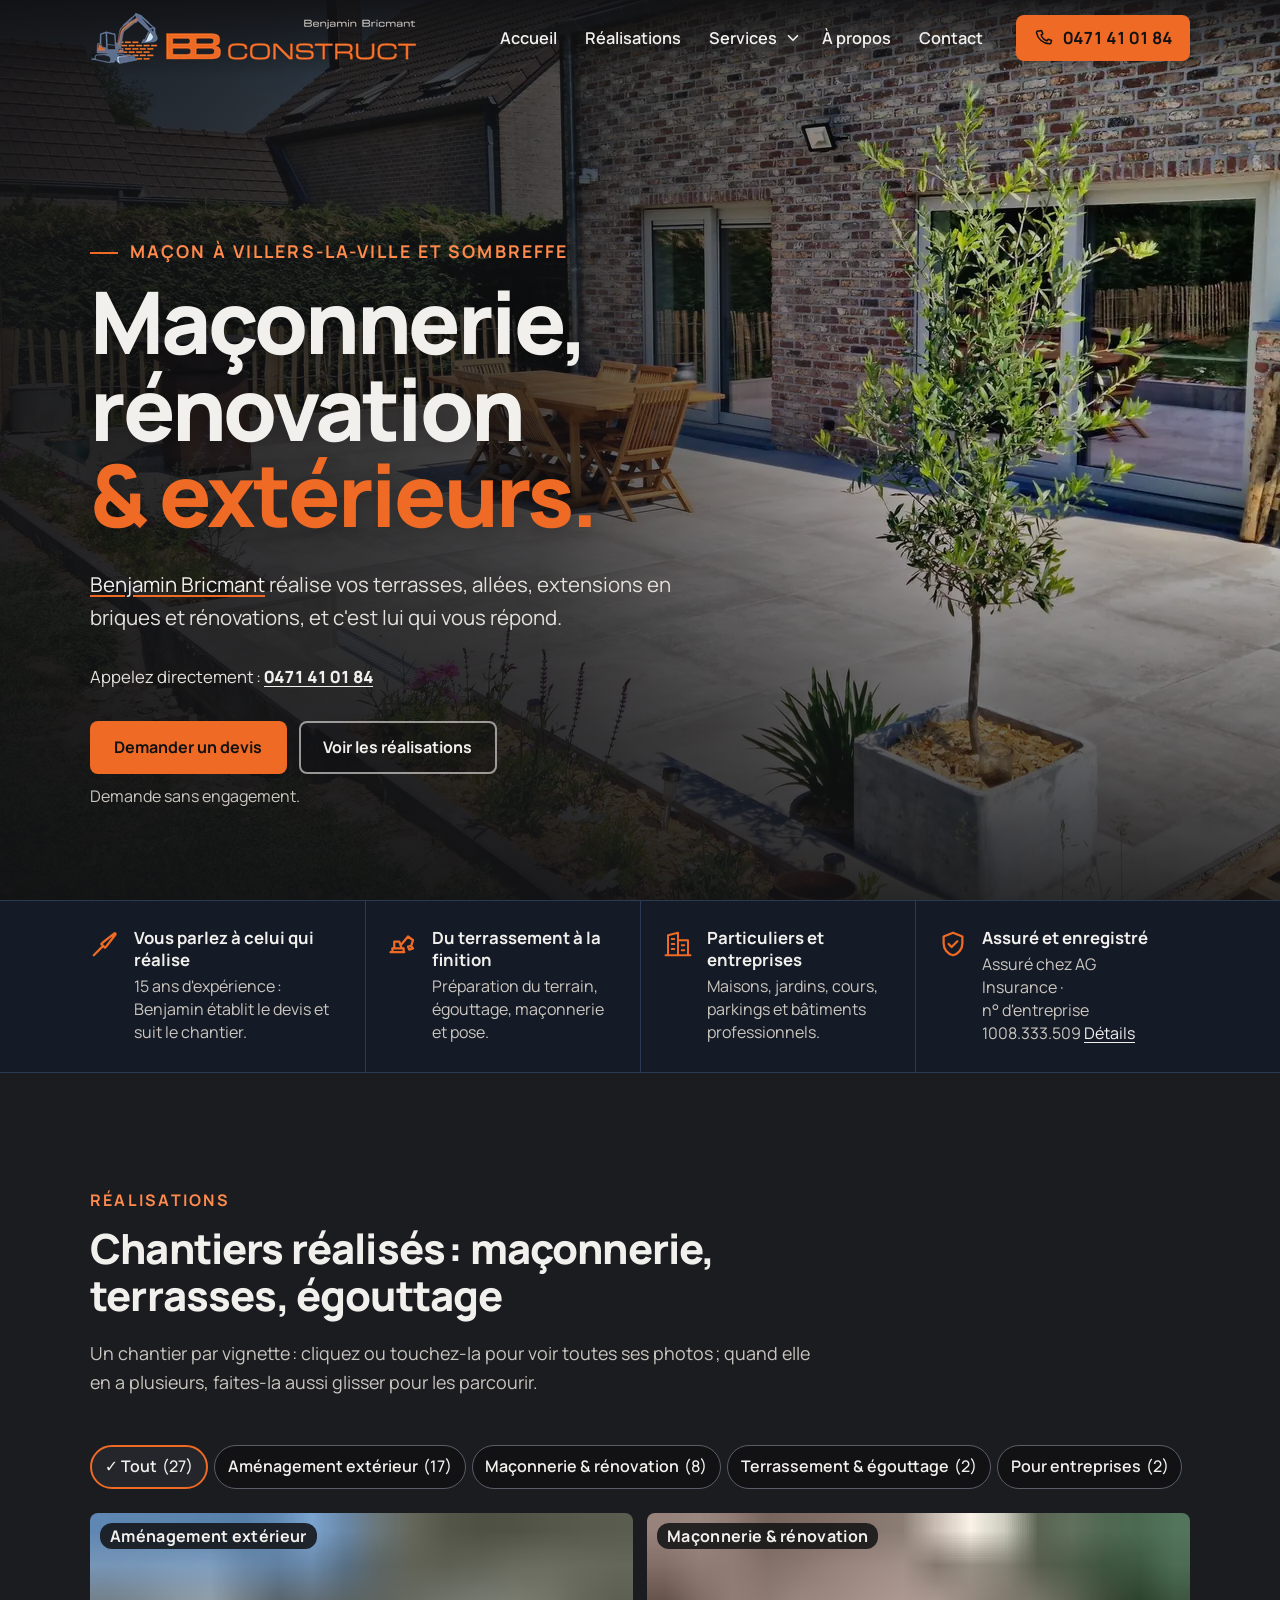
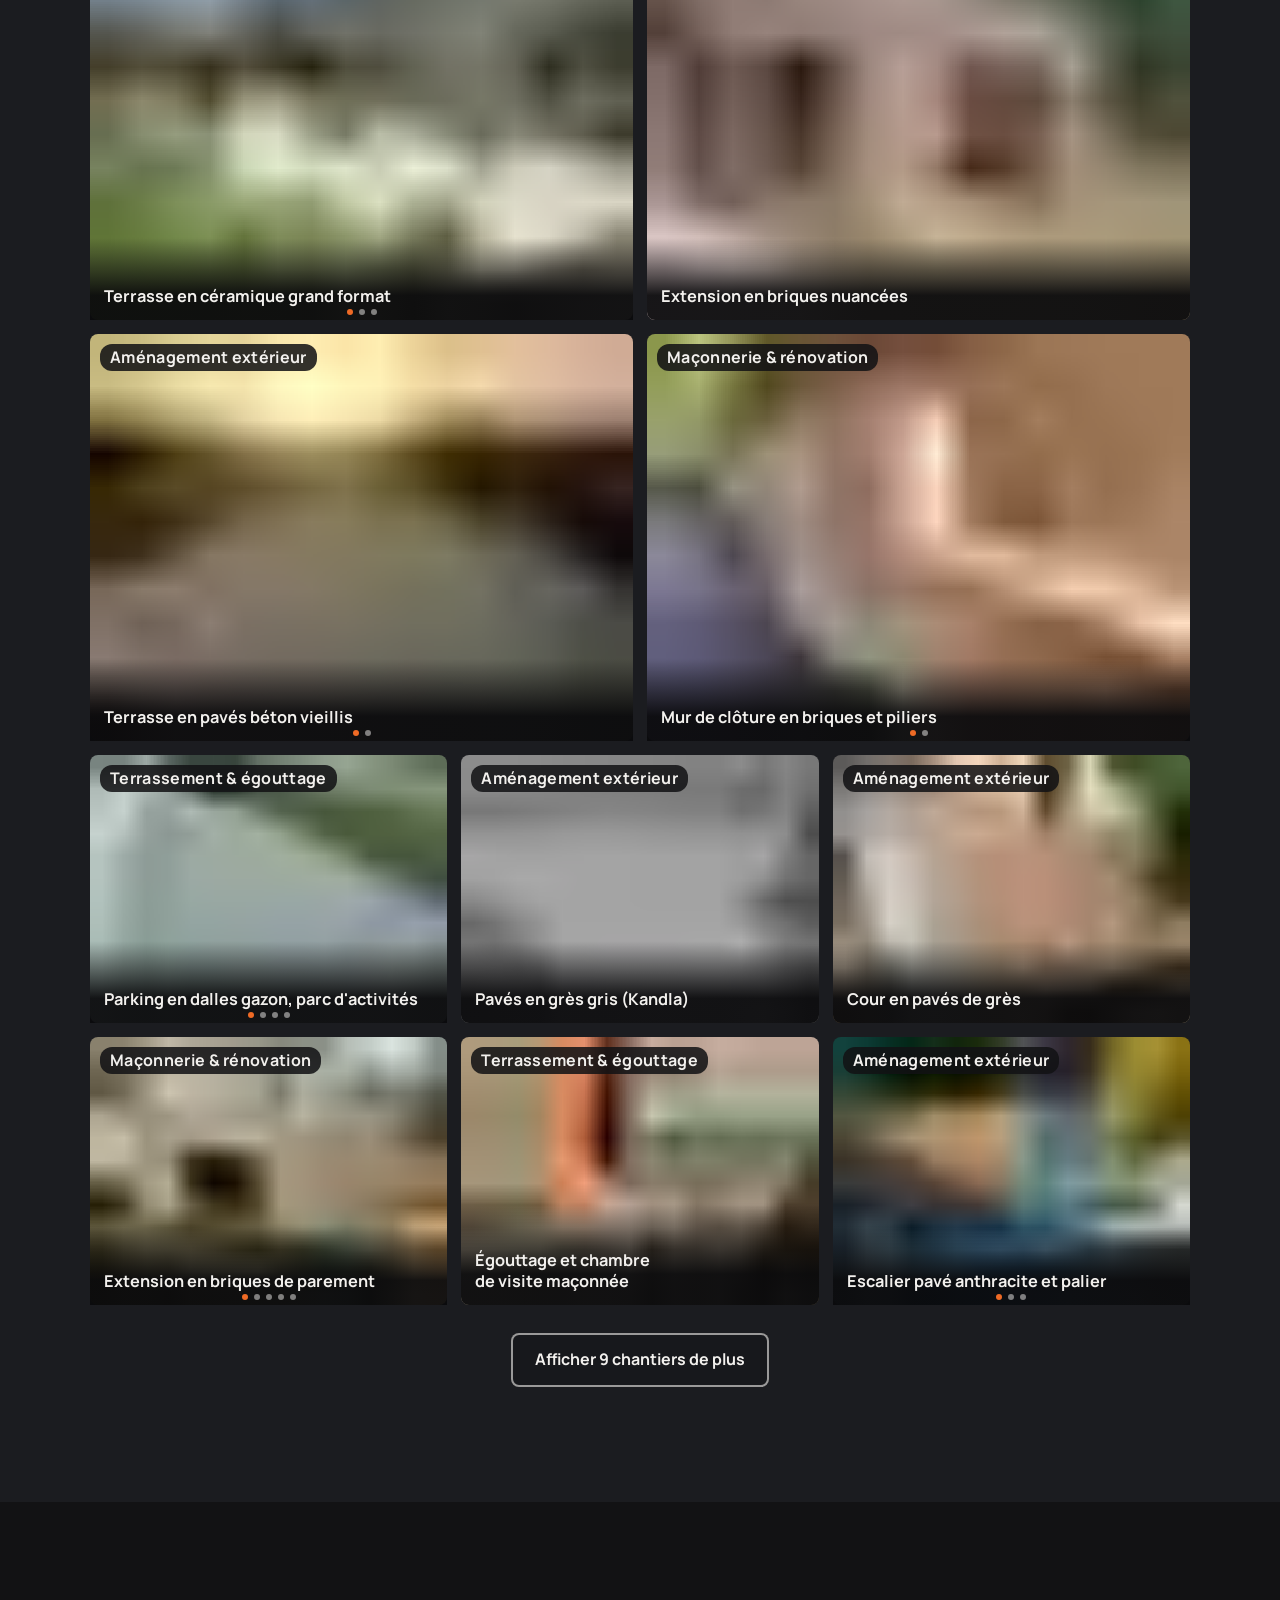
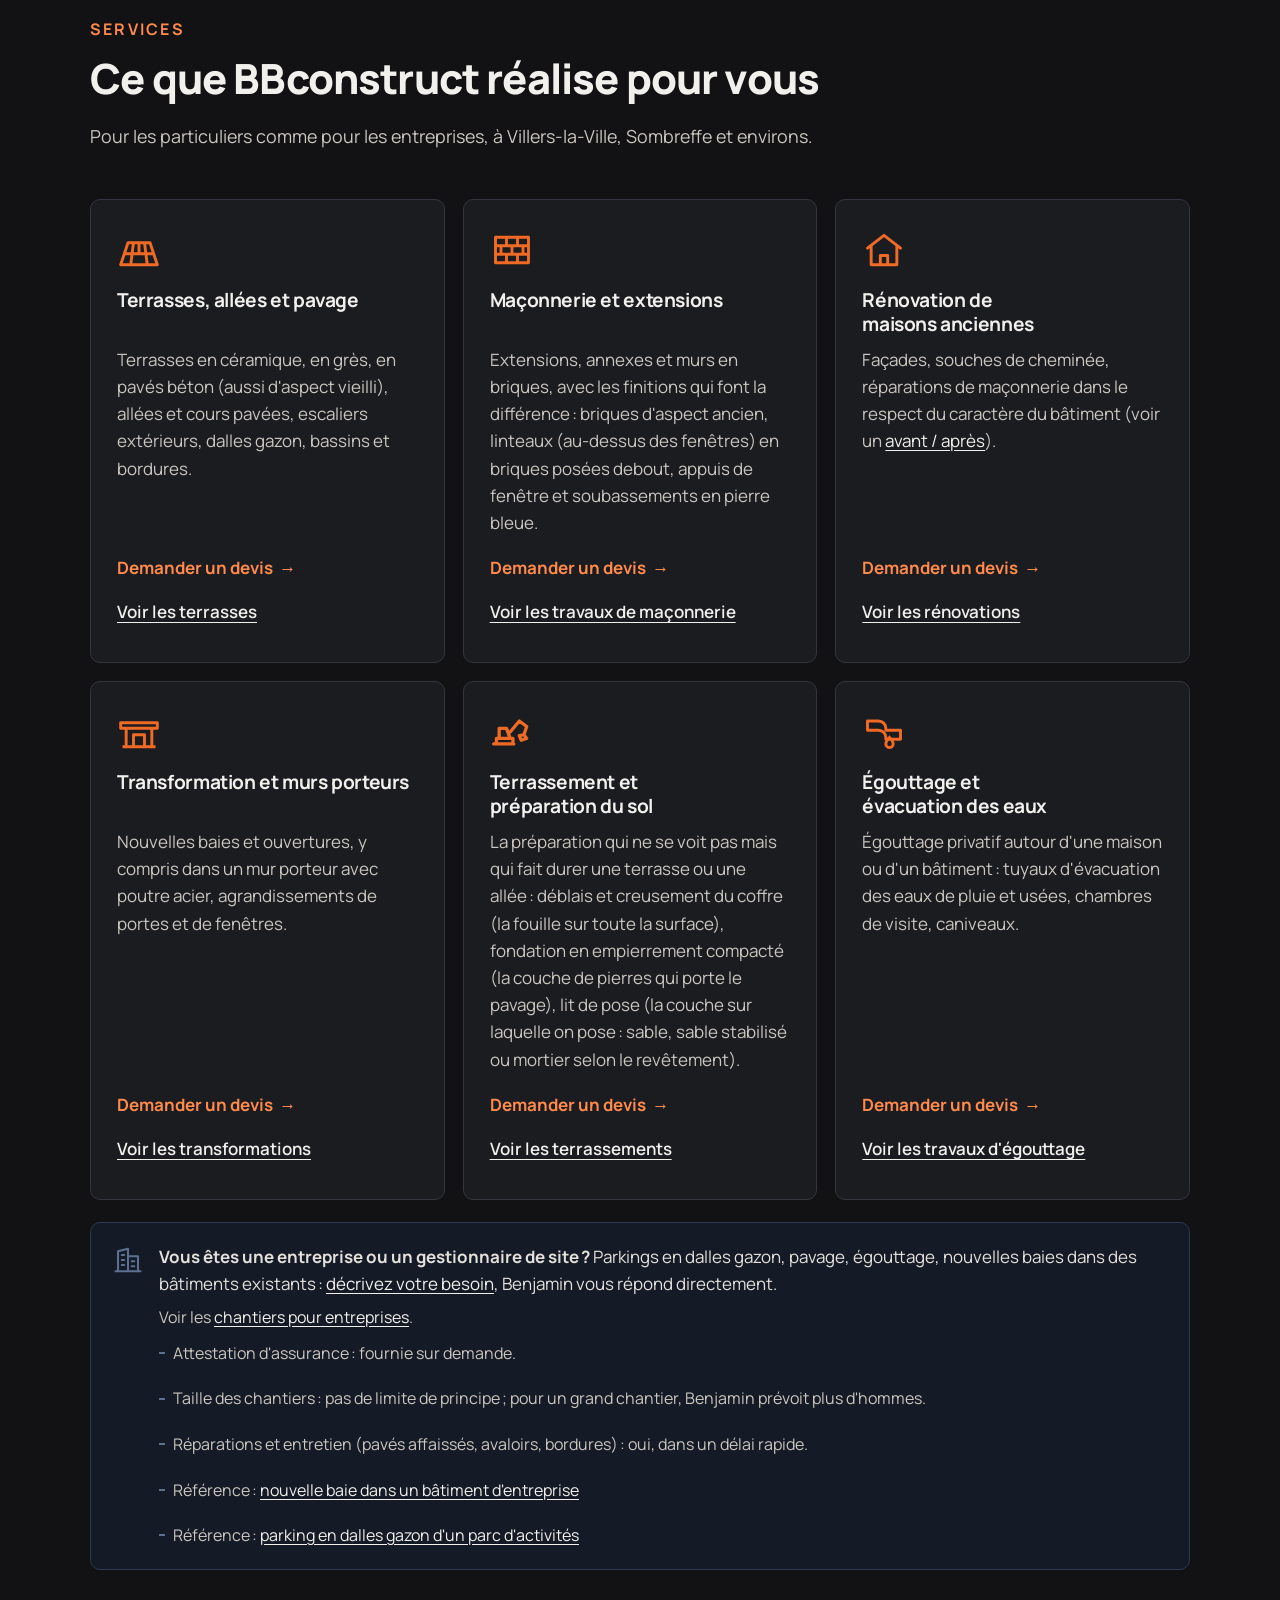
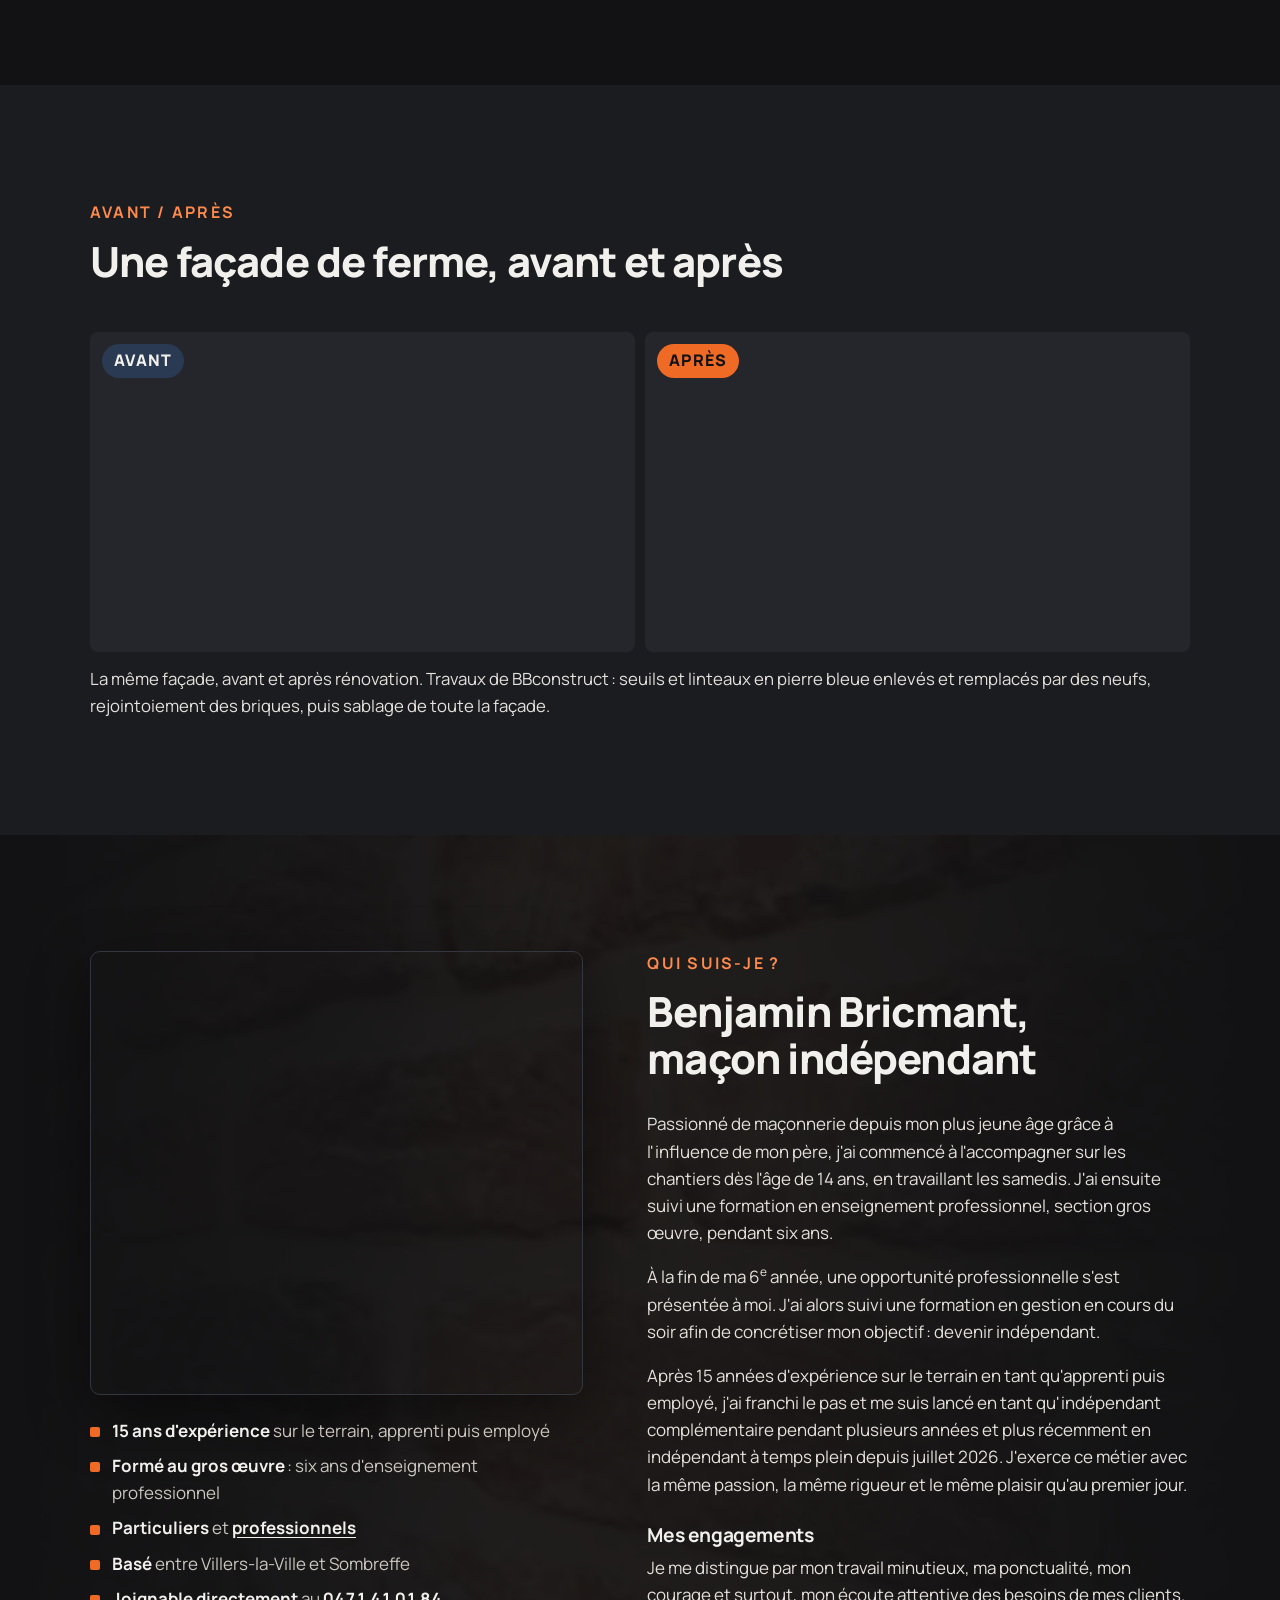
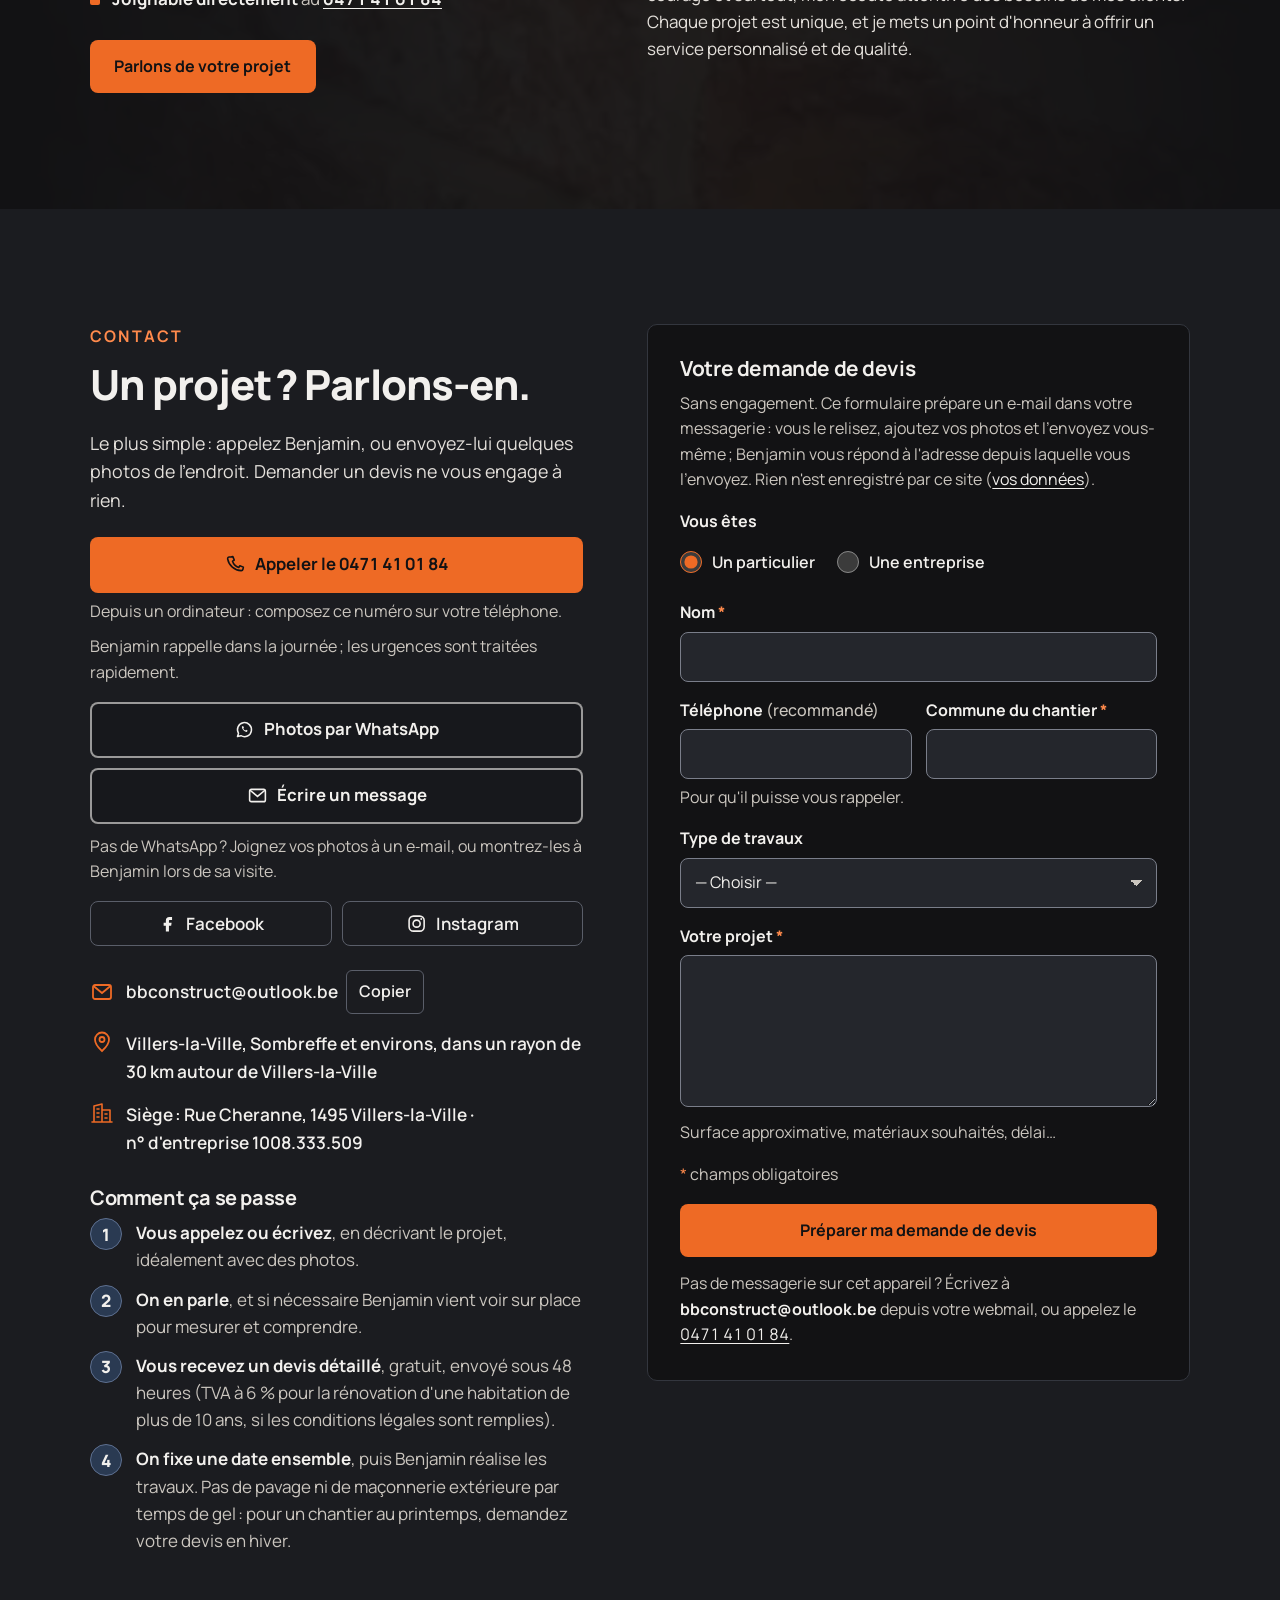
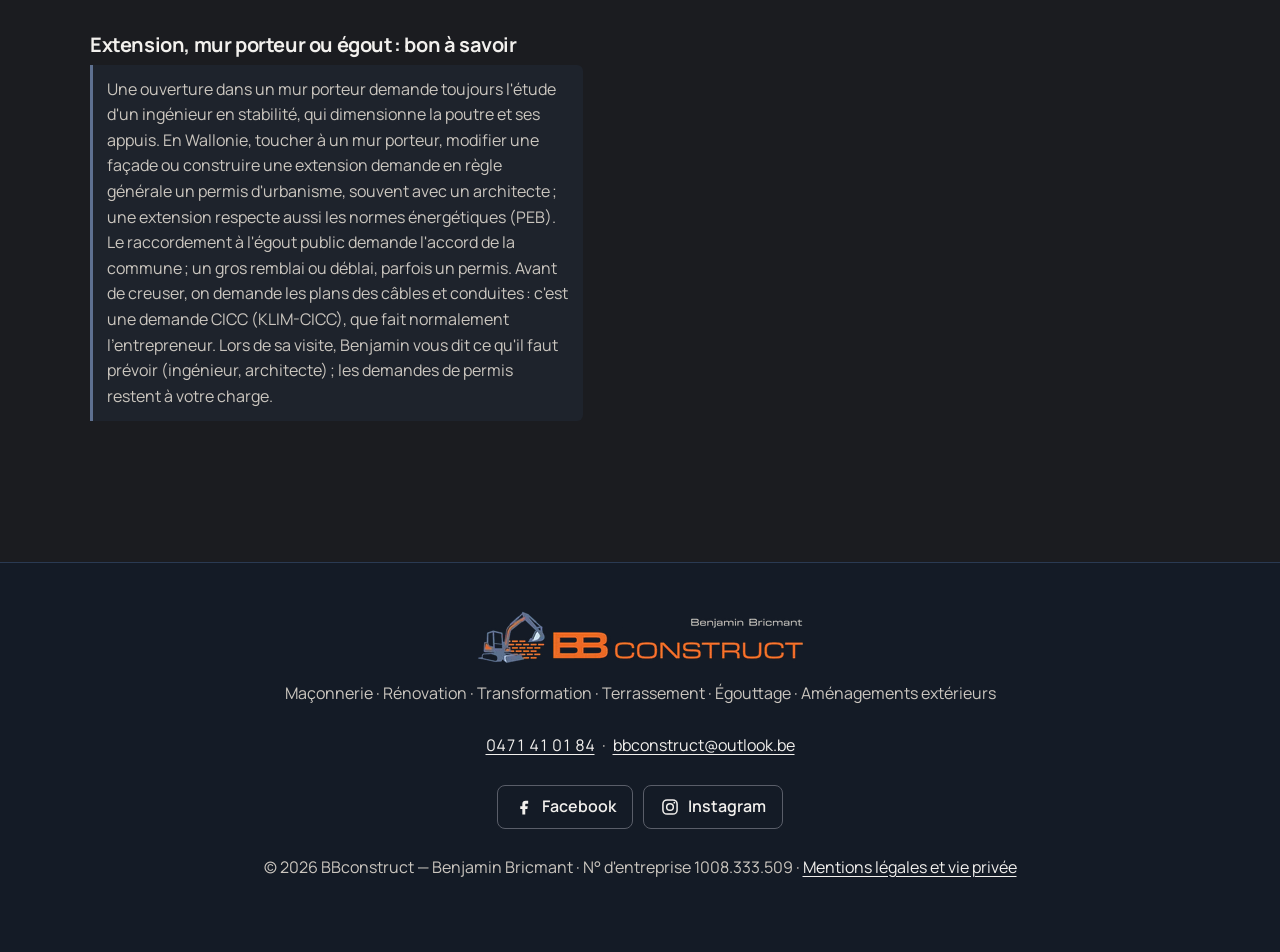
<file: avis-google/index.html>
<!doctype html>
<html lang="fr-BE">
<head>
  <meta charset="utf-8">
  <title>BBconstruct</title>
  <link rel="canonical" href="https://www.bbconstruct.site/">
  <meta http-equiv="refresh" content="0; url=../">
</head>
<body>
  <p>Cette page a déménagé : <a href="../">continuer vers BBconstruct</a>.</p>
</body>
</html>
</file>
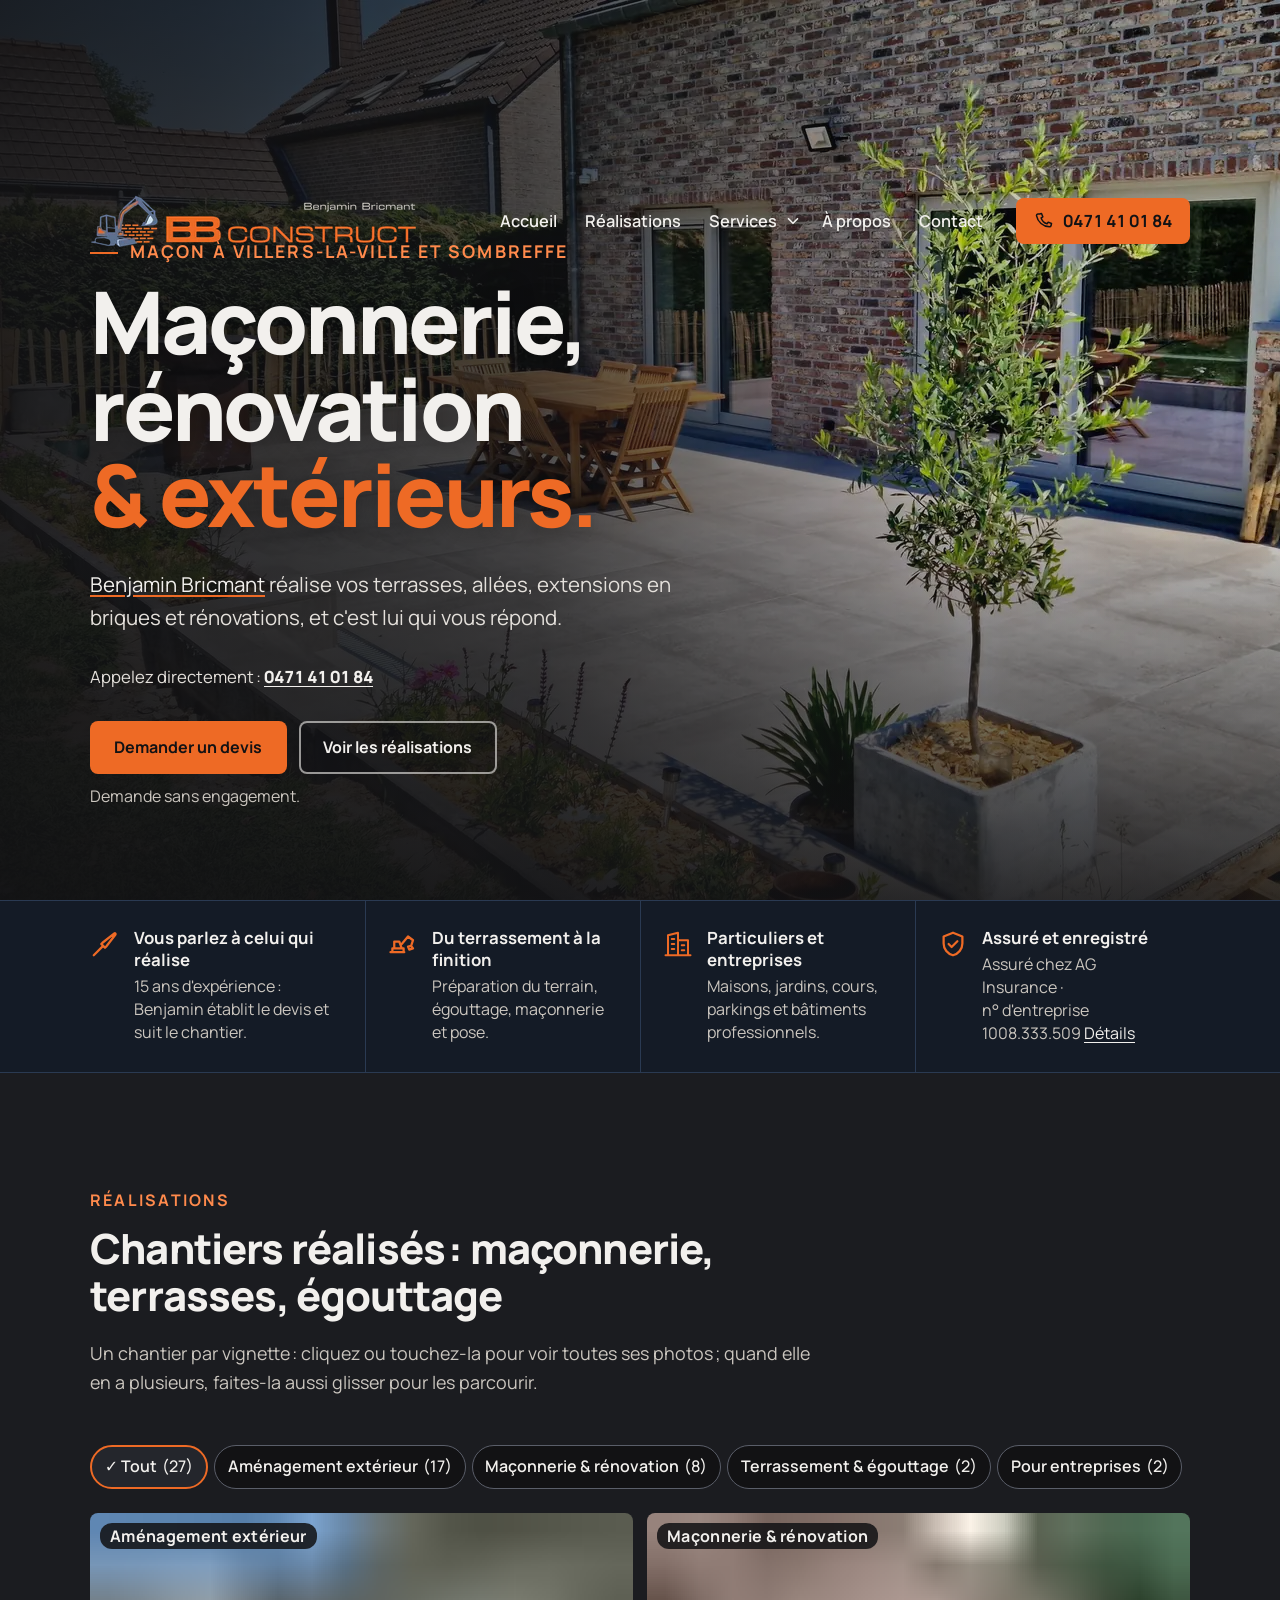
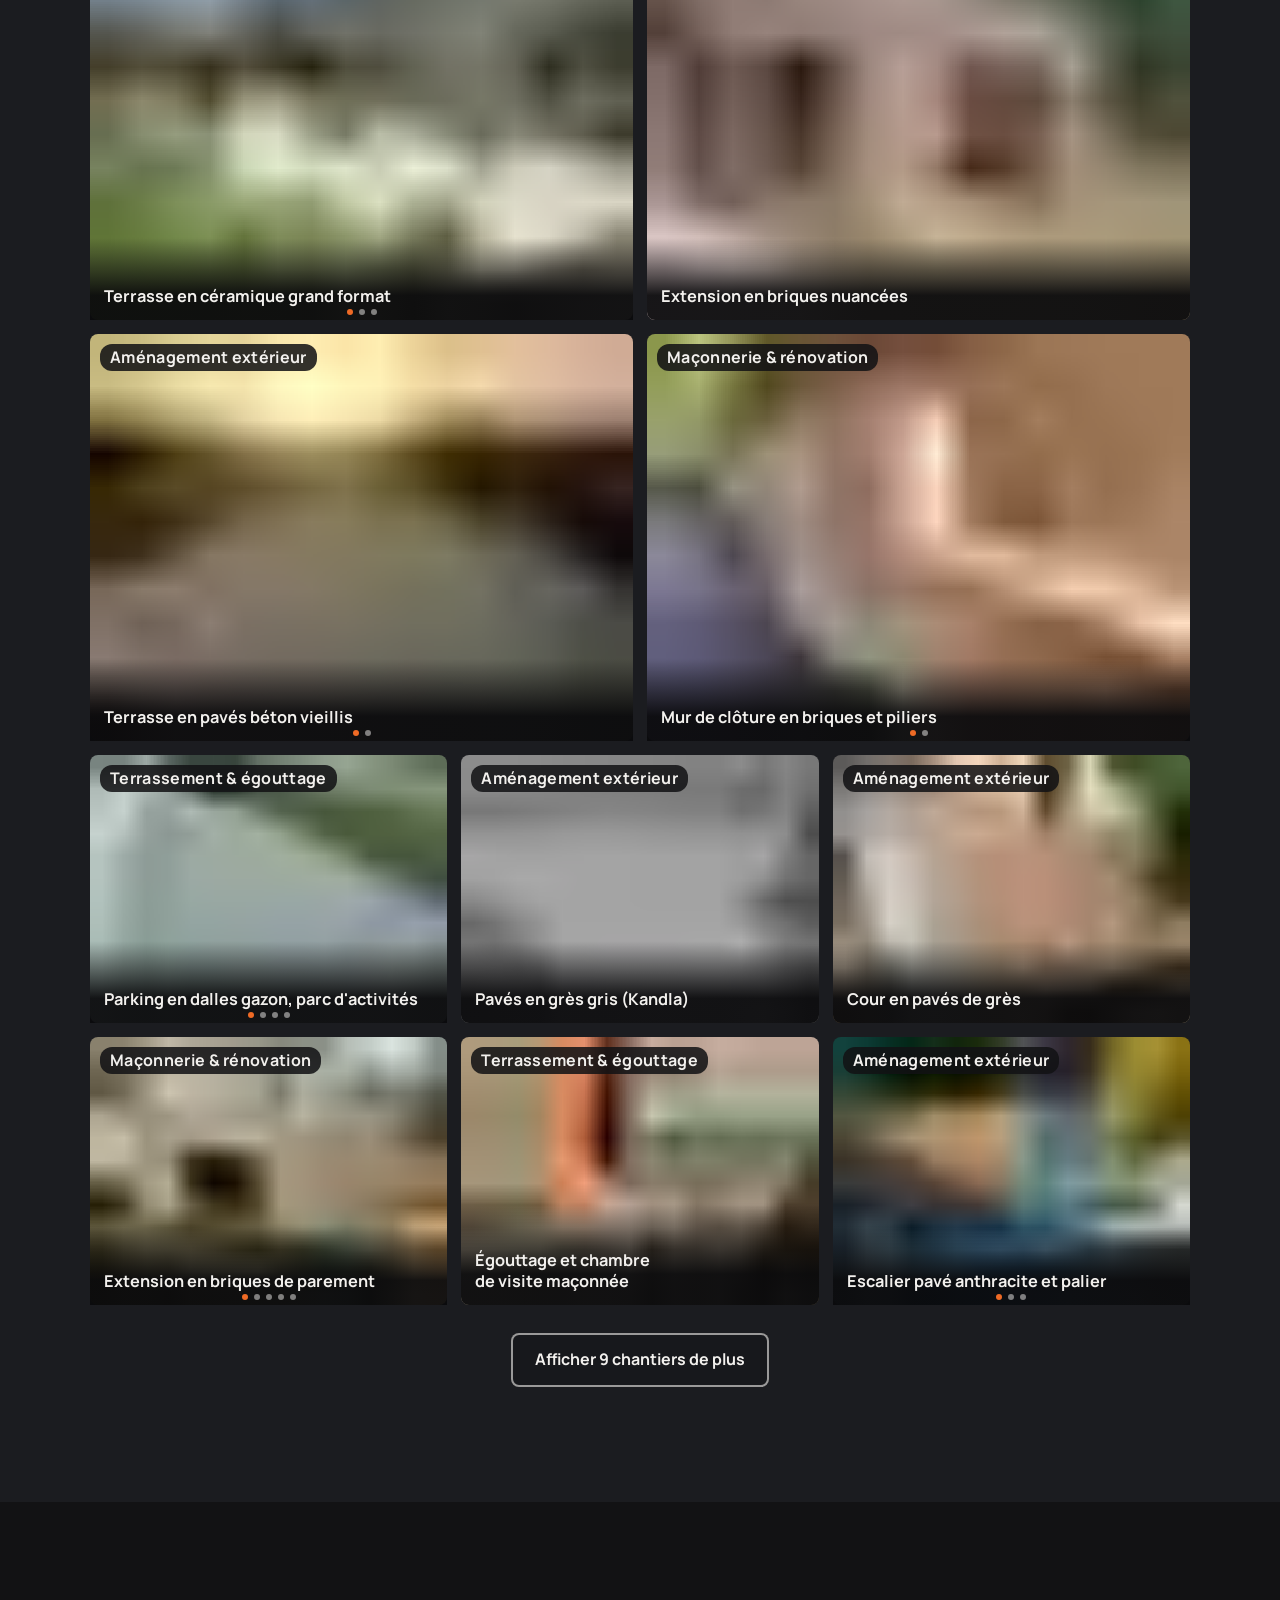
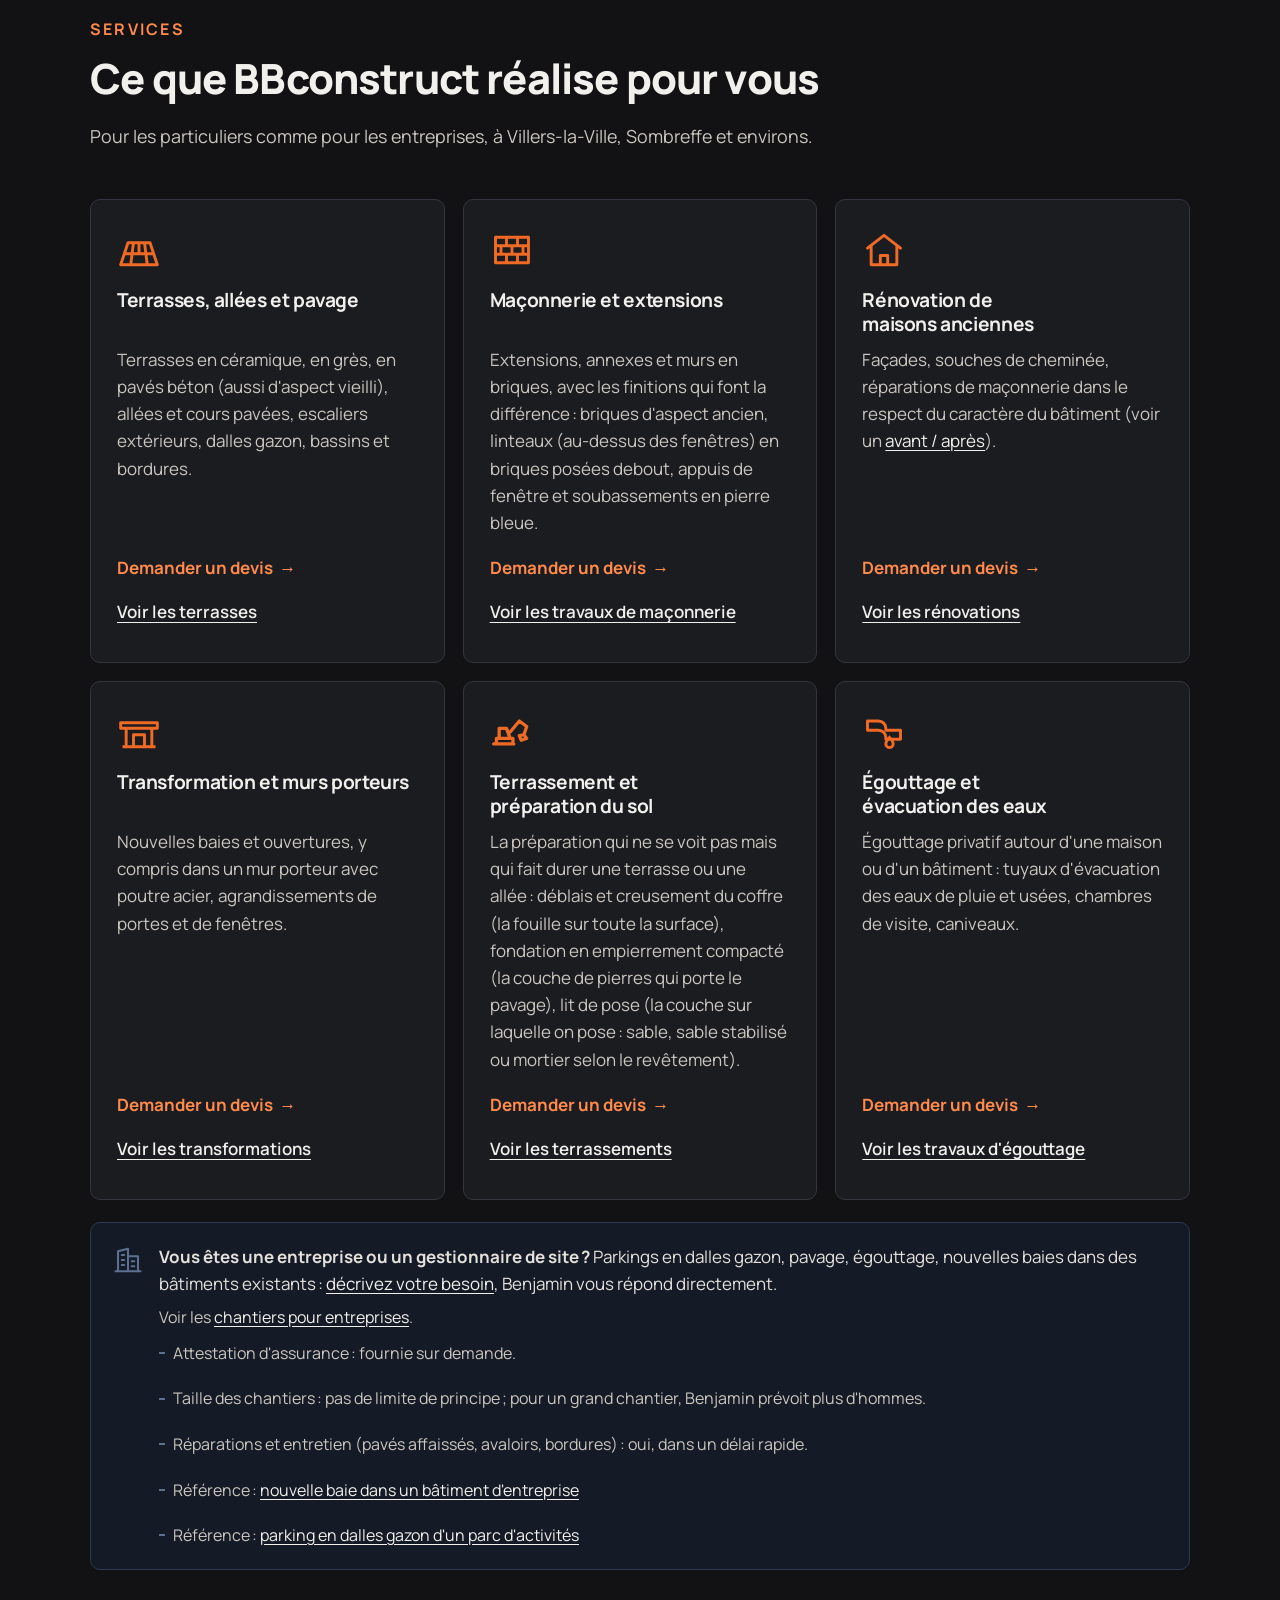
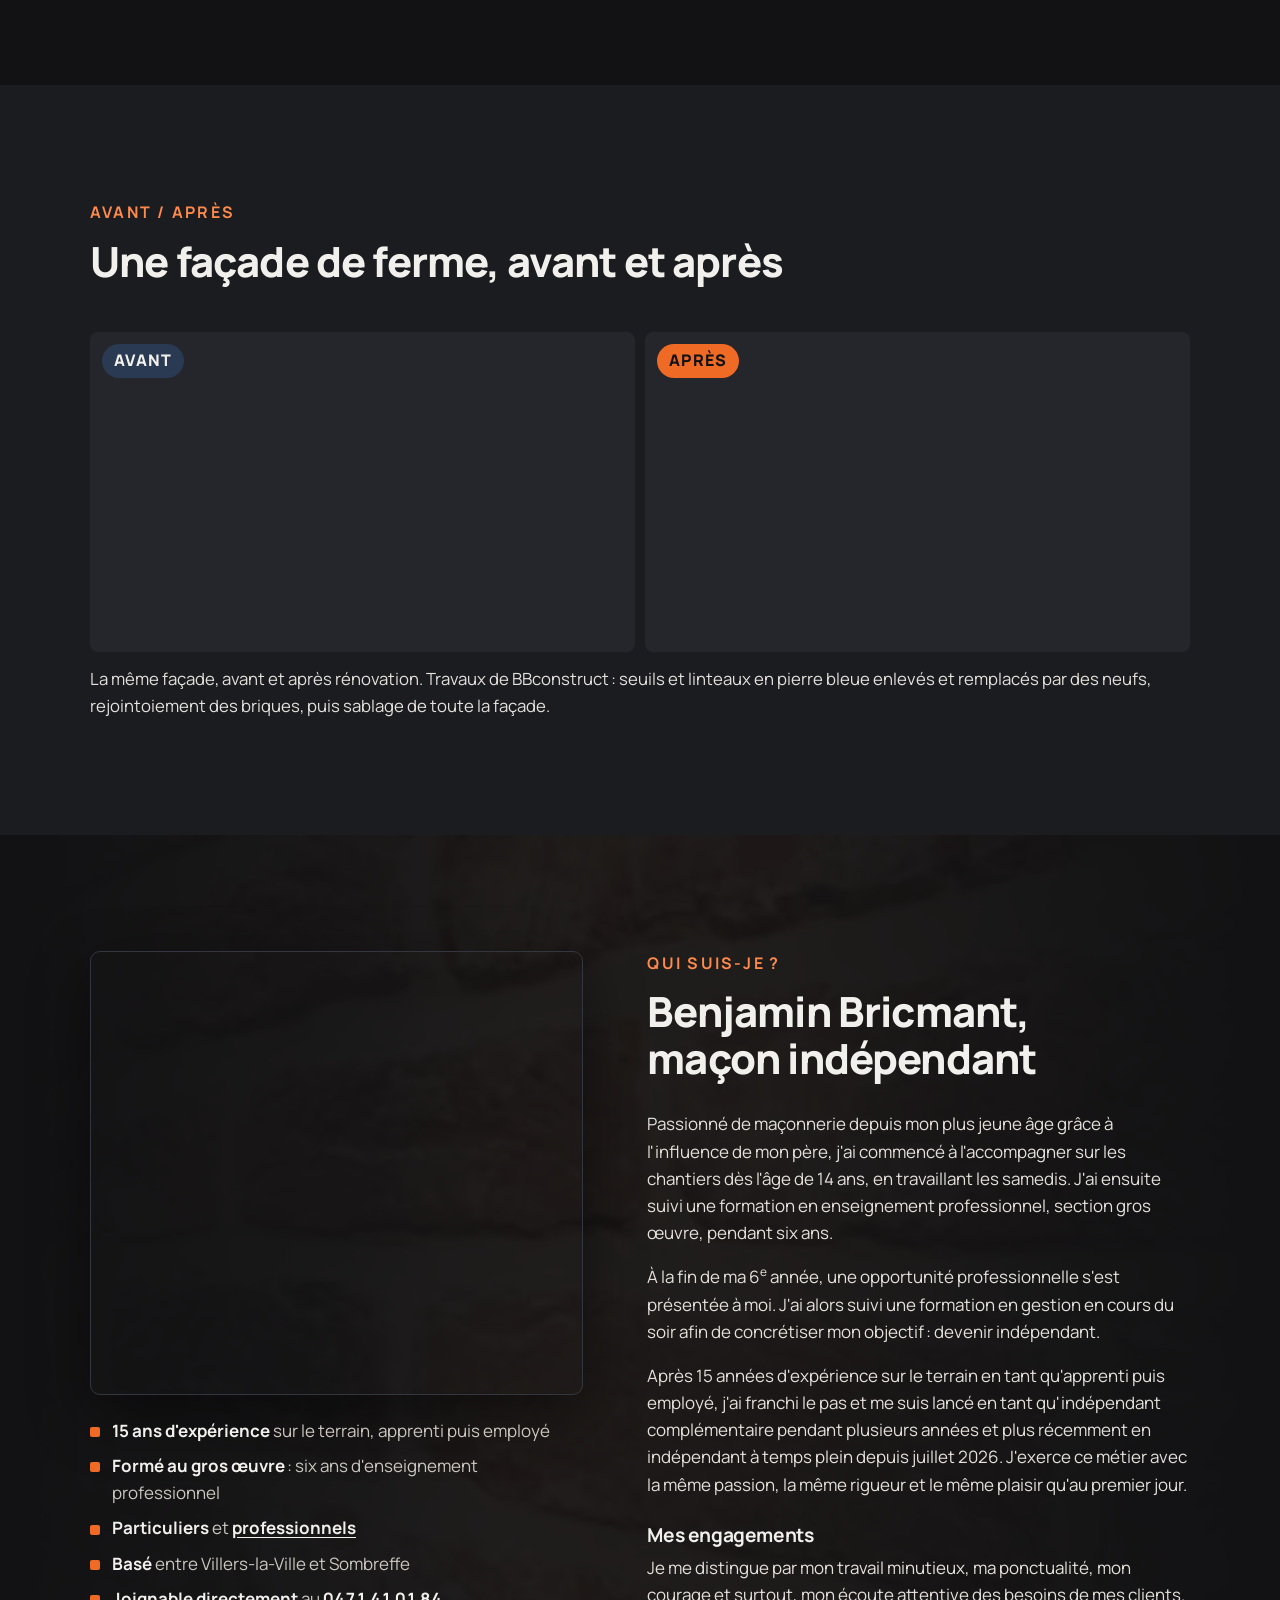
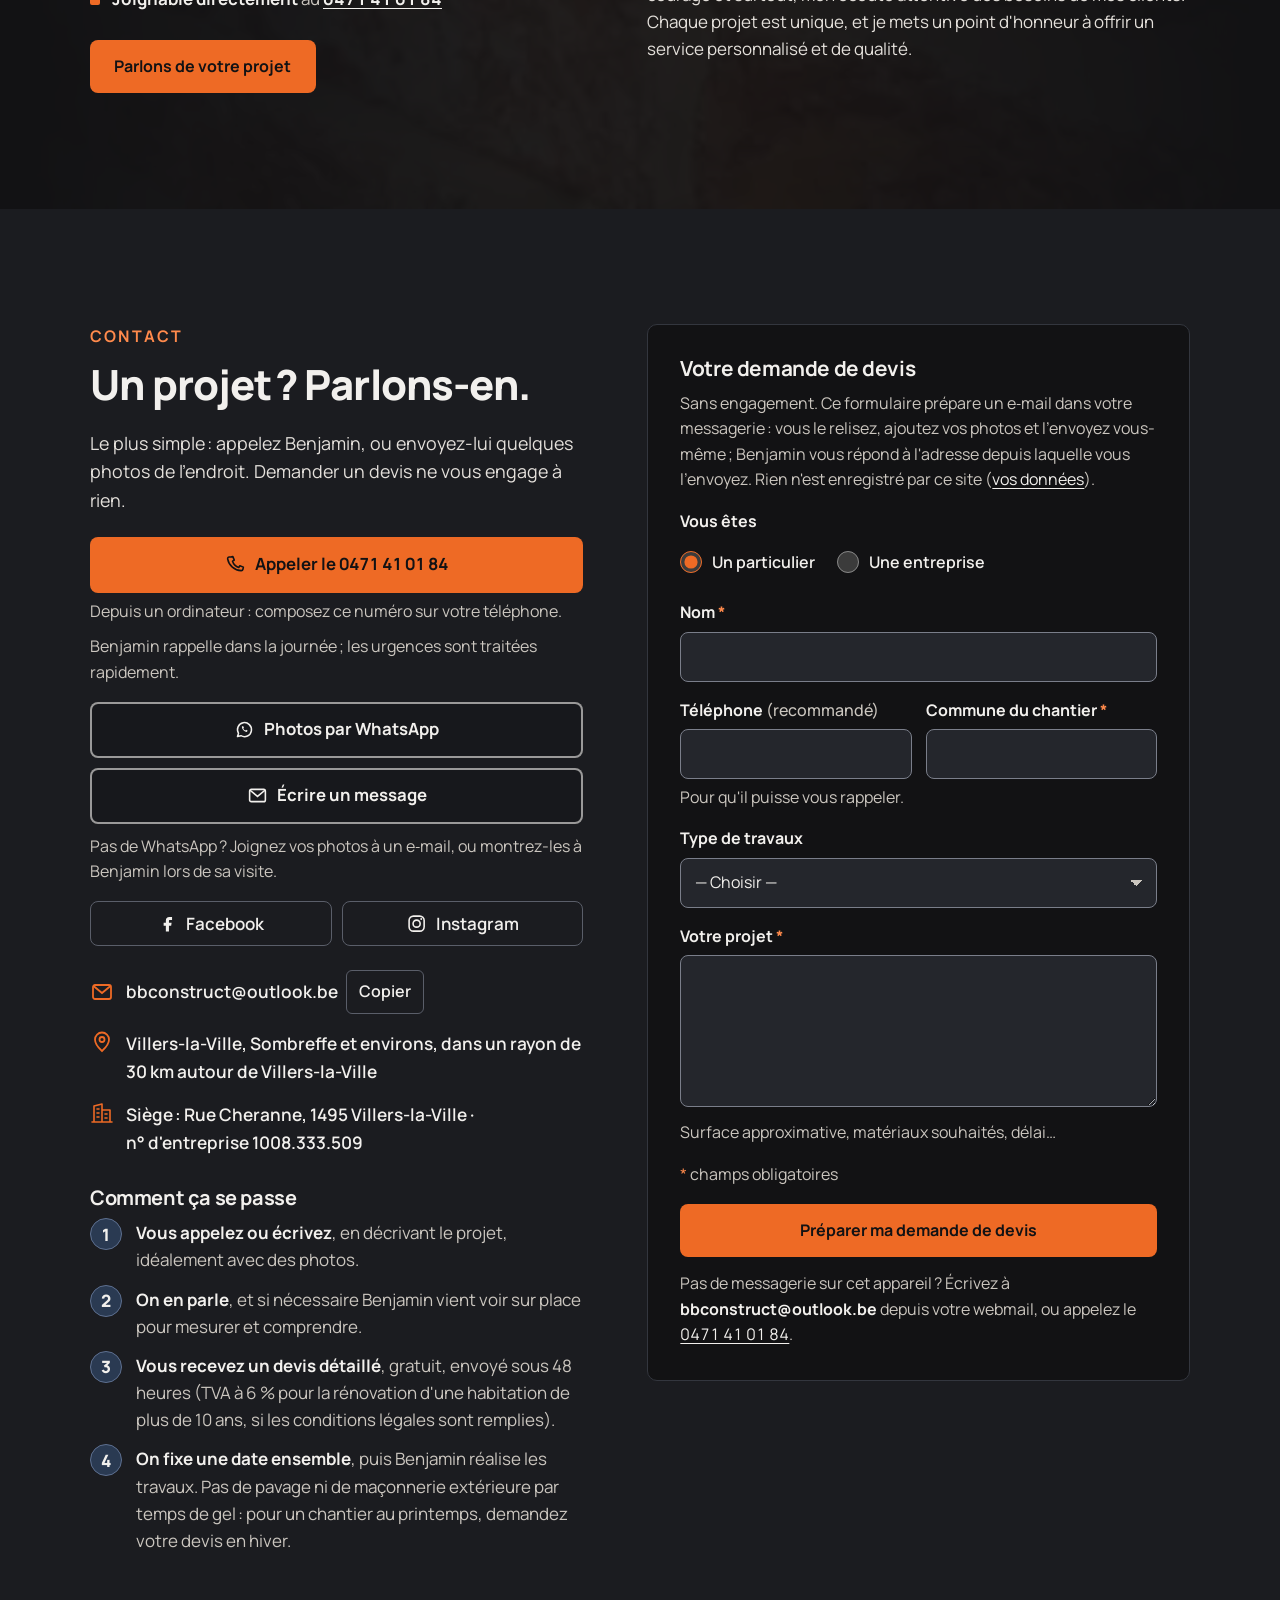
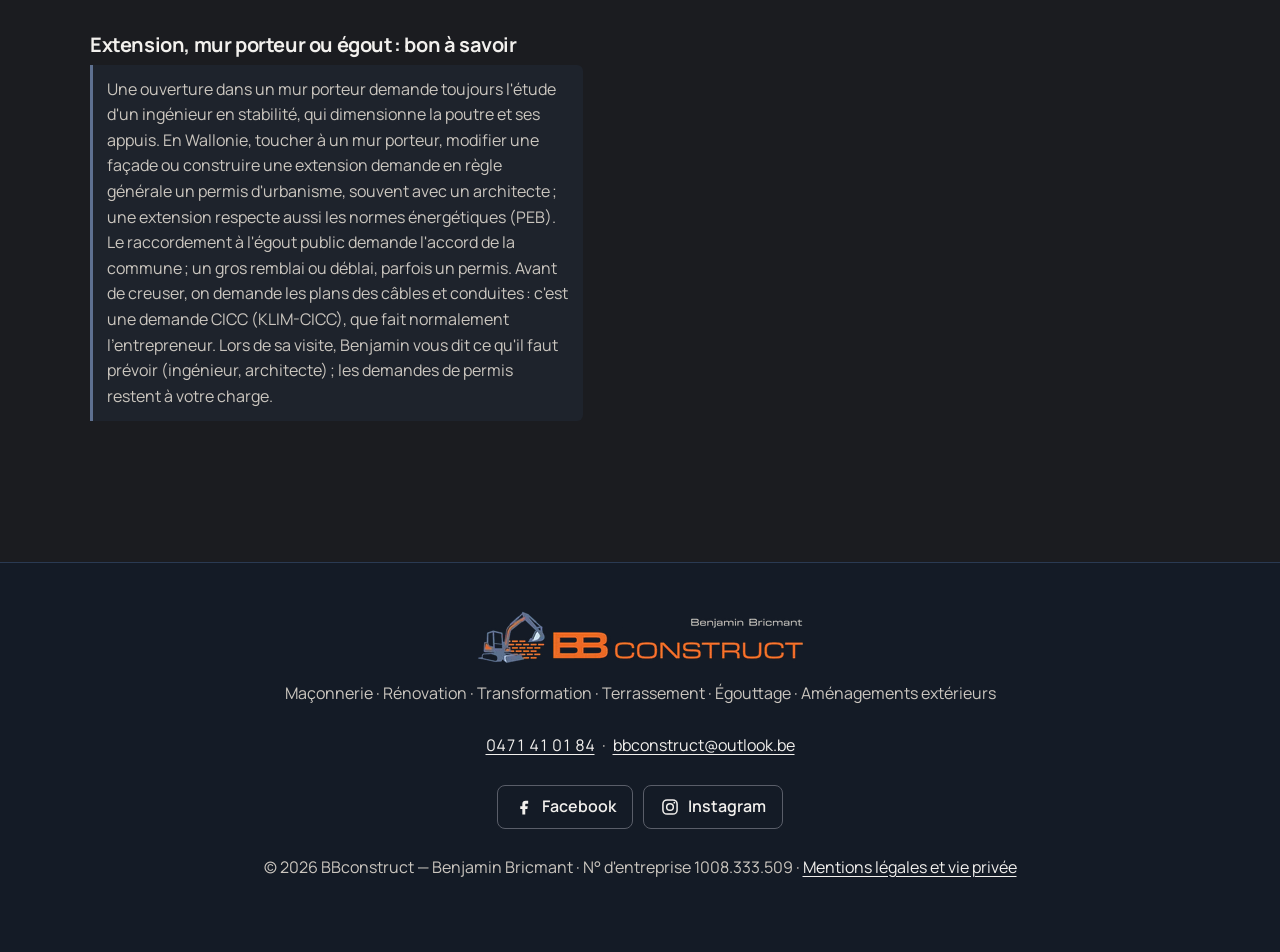
<file: contact/index.html>
<!doctype html>
<html lang="fr-BE">
<head>
  <meta charset="utf-8">
  <title>BBconstruct</title>
  <link rel="canonical" href="https://www.bbconstruct.site/">
  <meta http-equiv="refresh" content="0; url=../#contact">
</head>
<body>
  <p>Cette page a déménagé : <a href="../#contact">continuer vers BBconstruct</a>.</p>
</body>
</html>
</file>
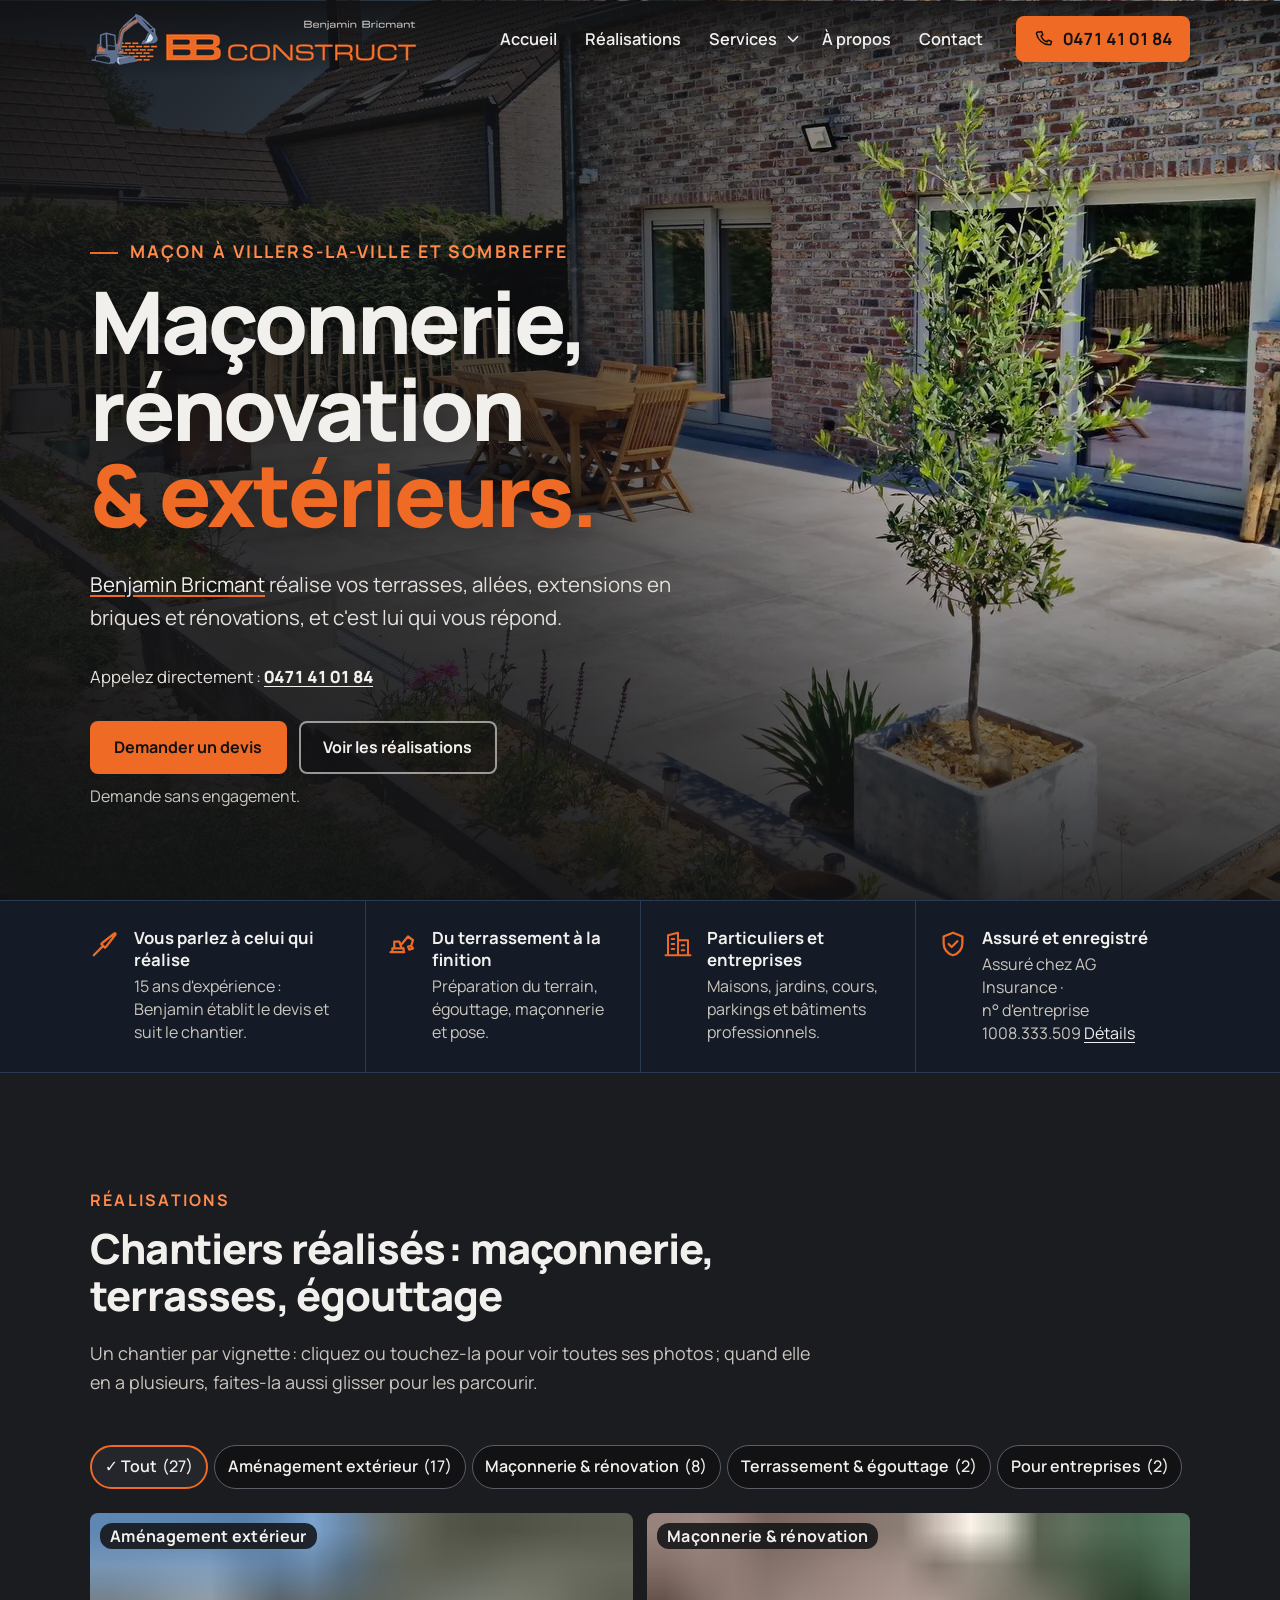
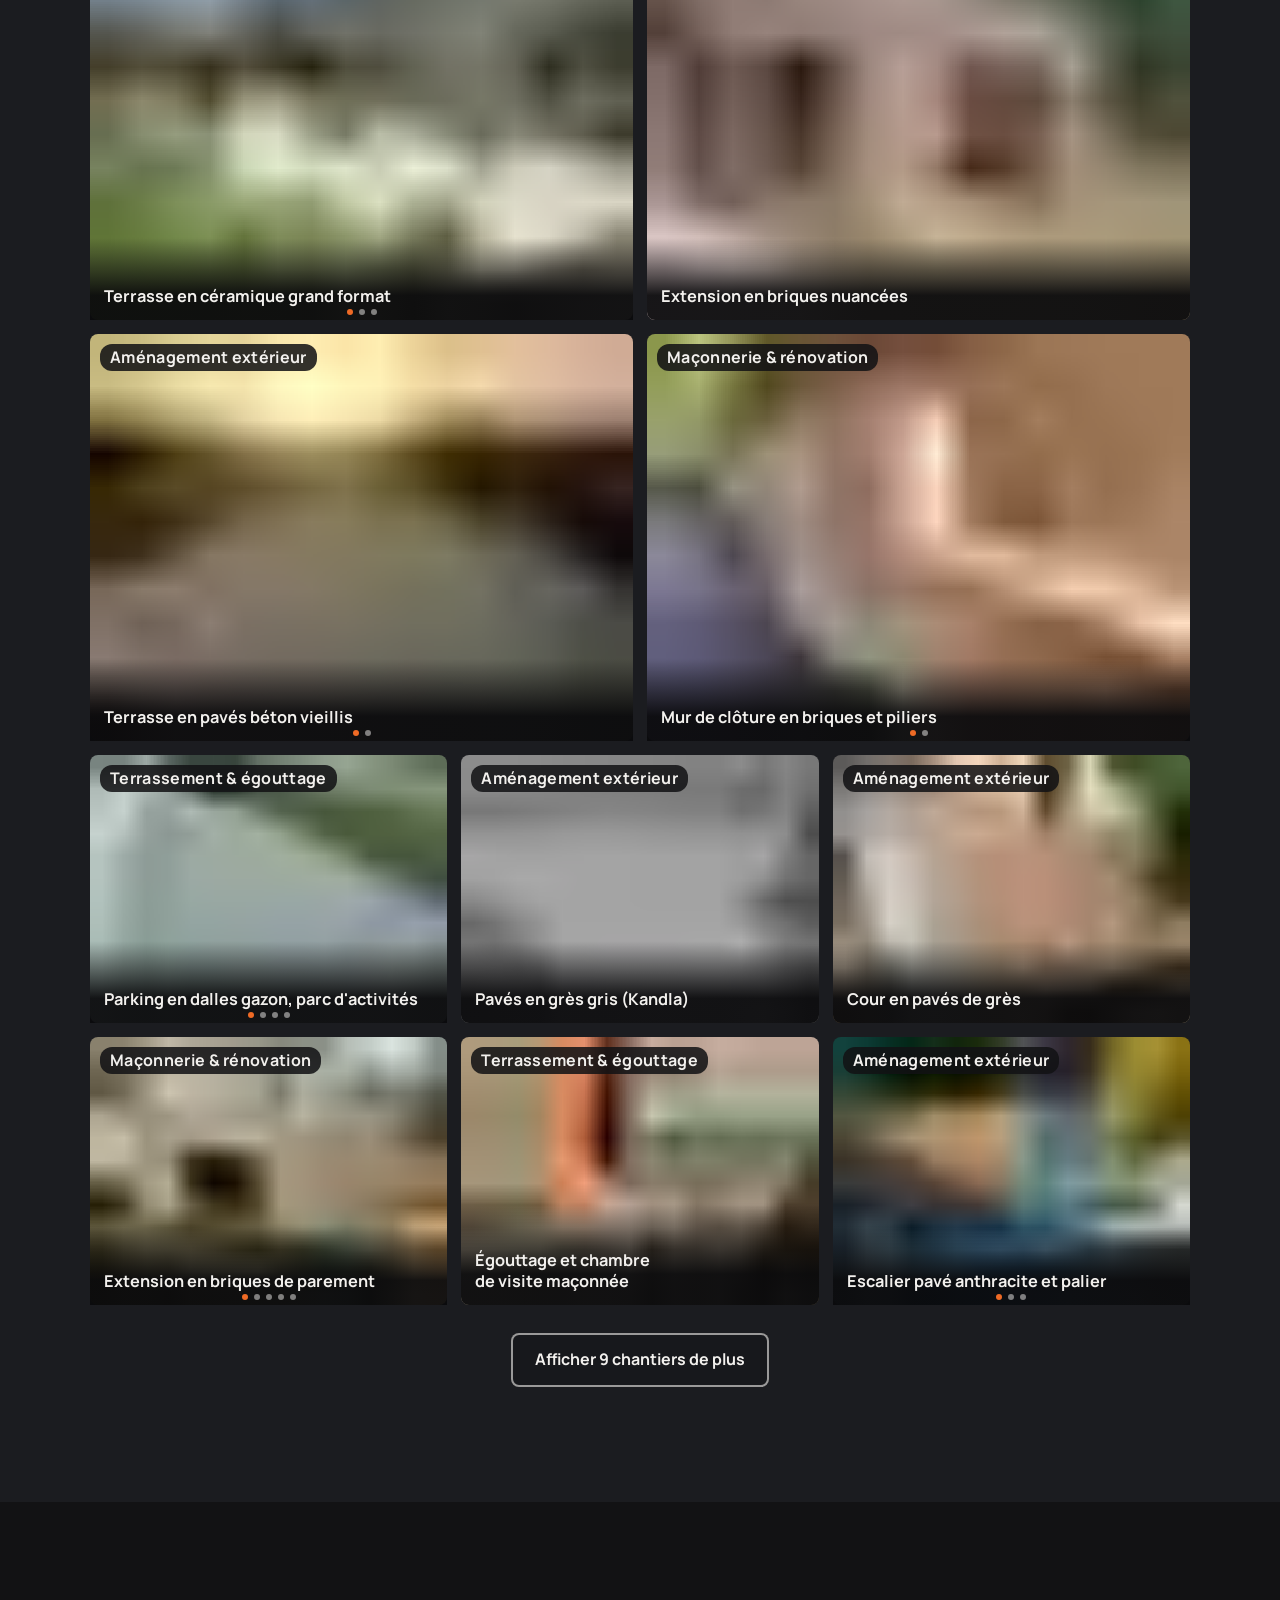
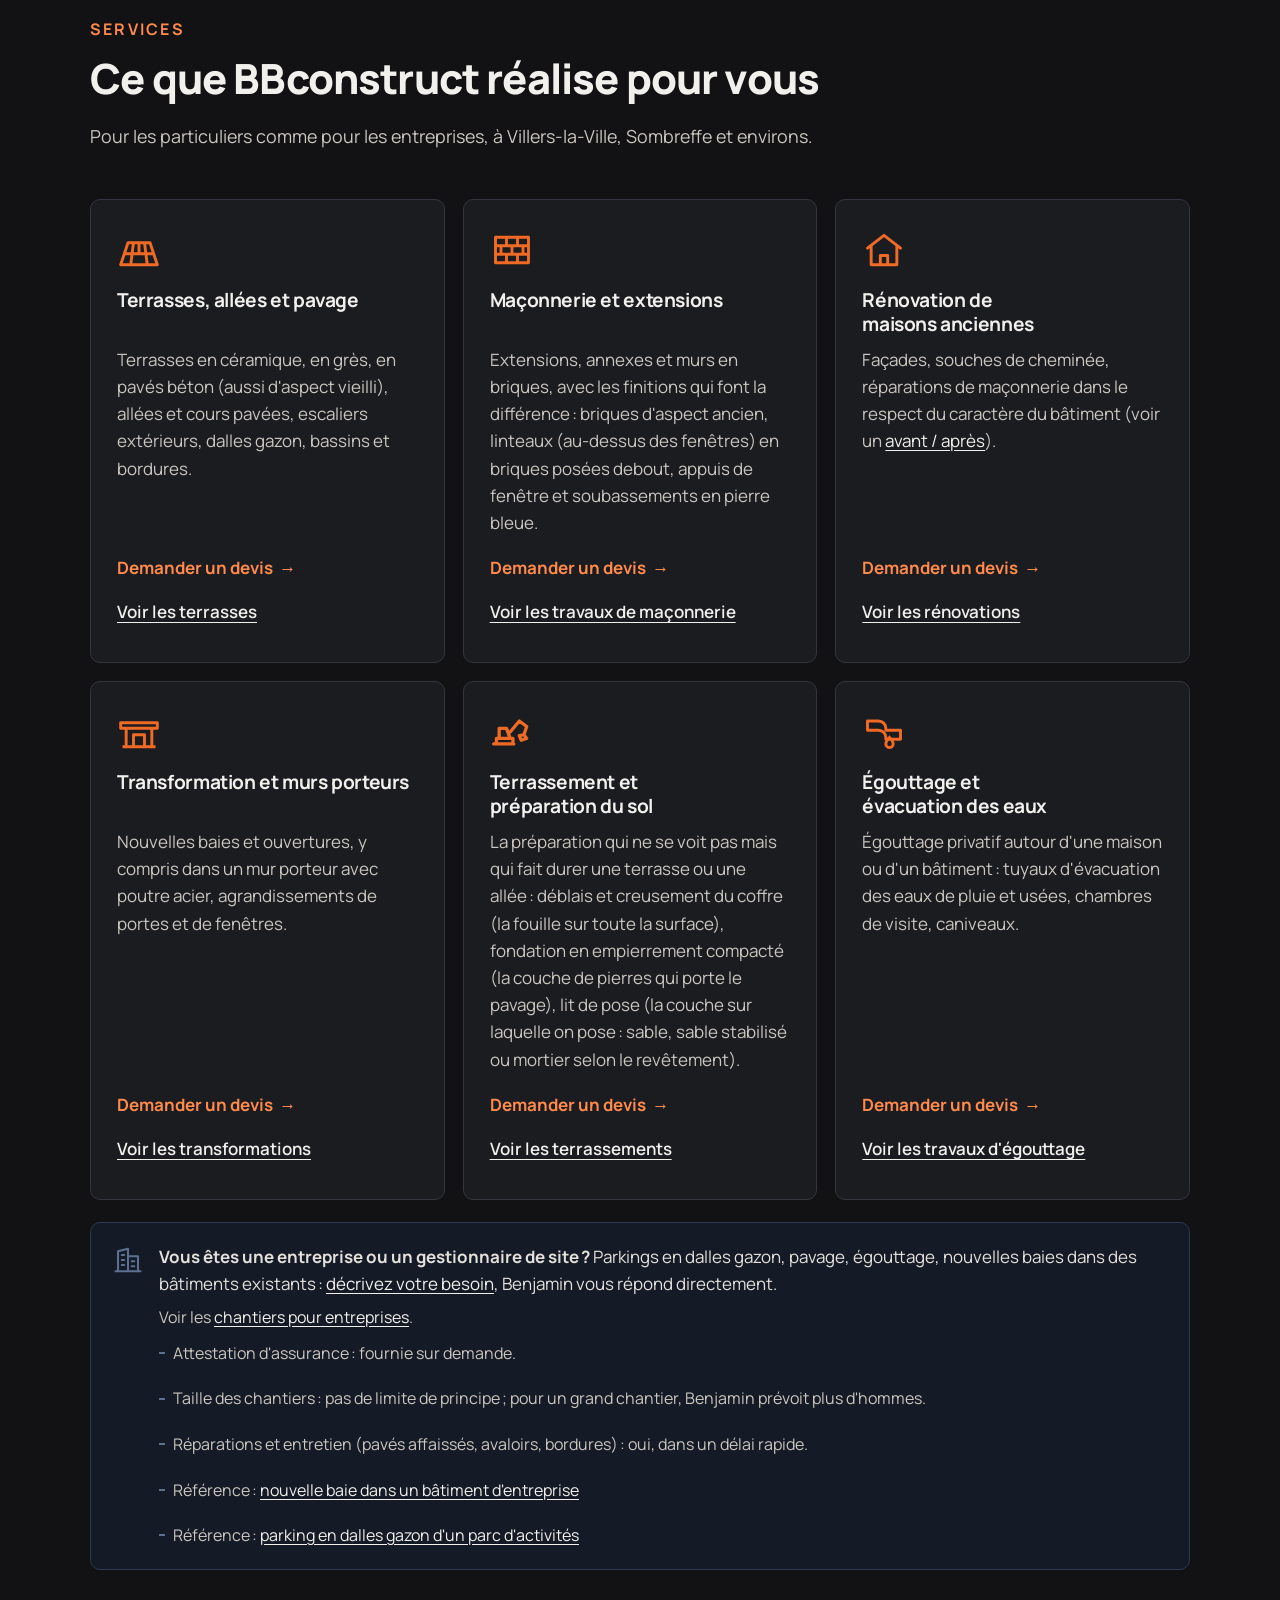
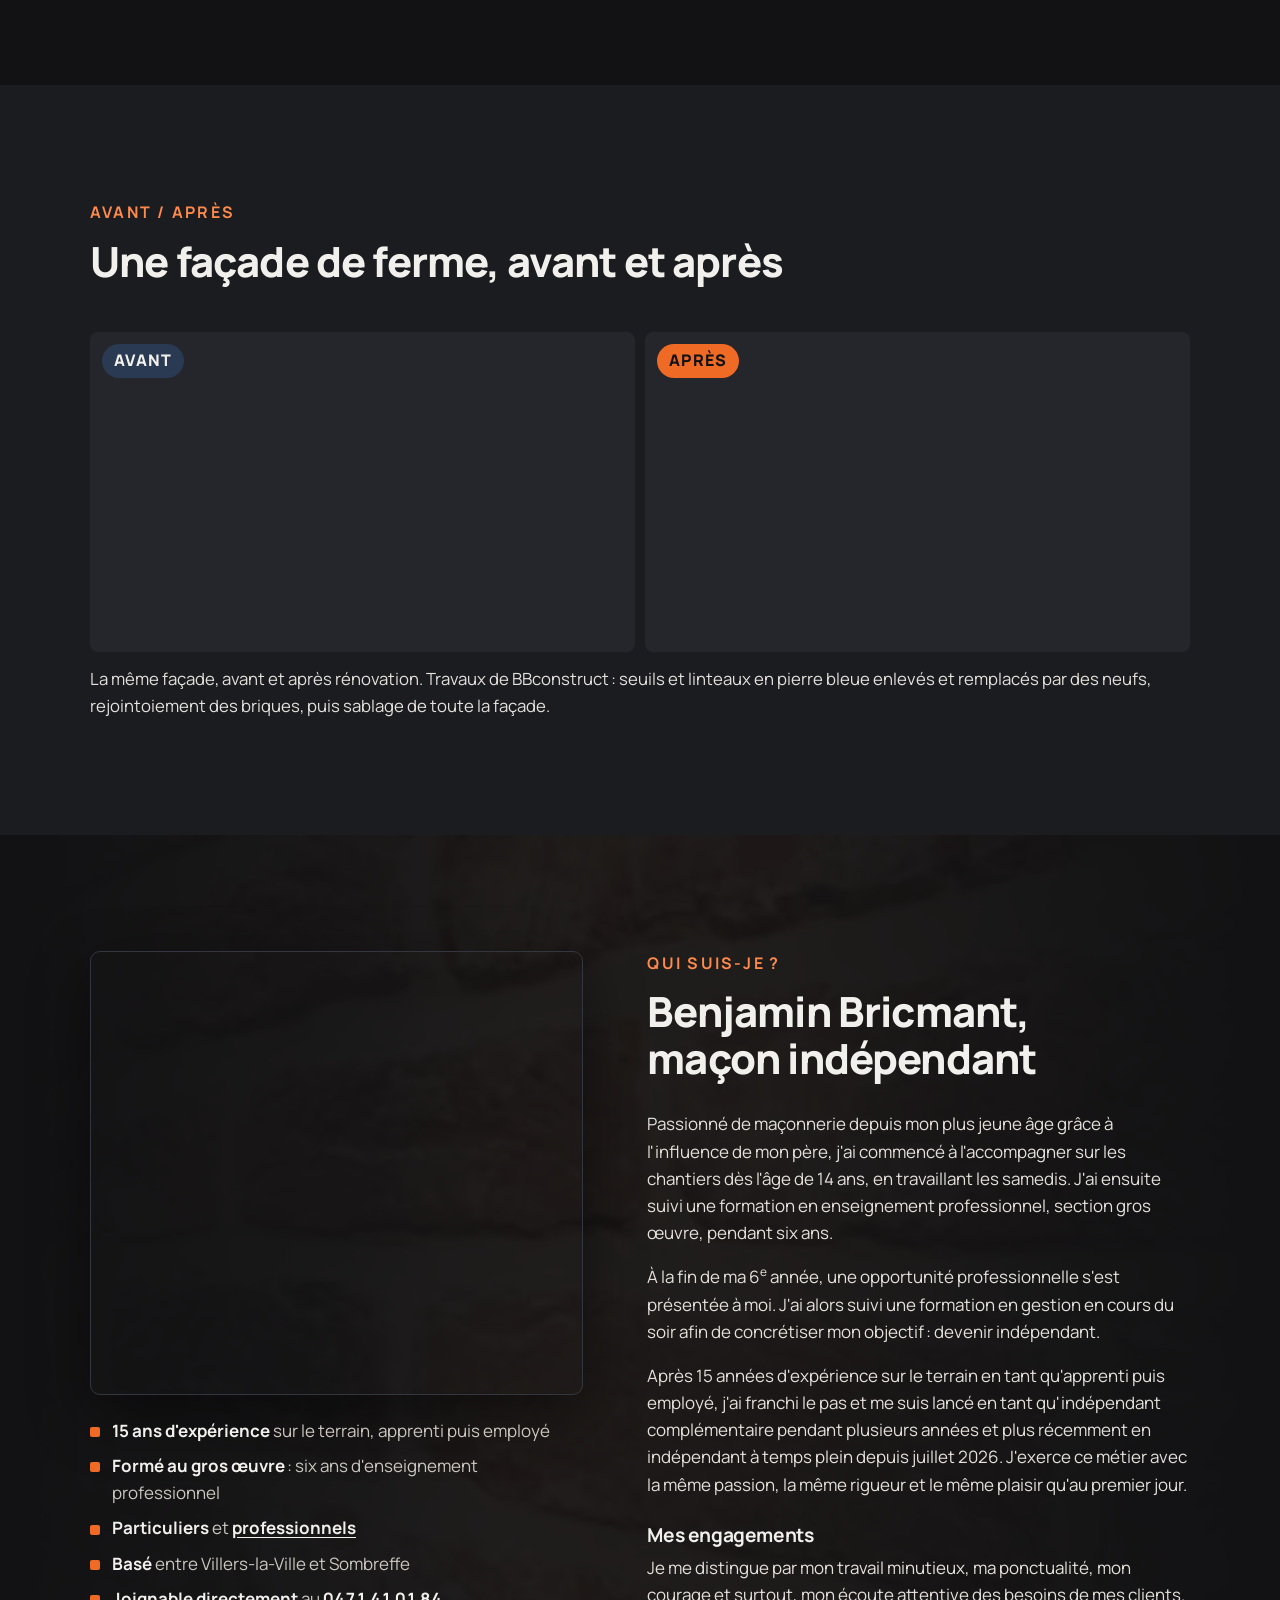
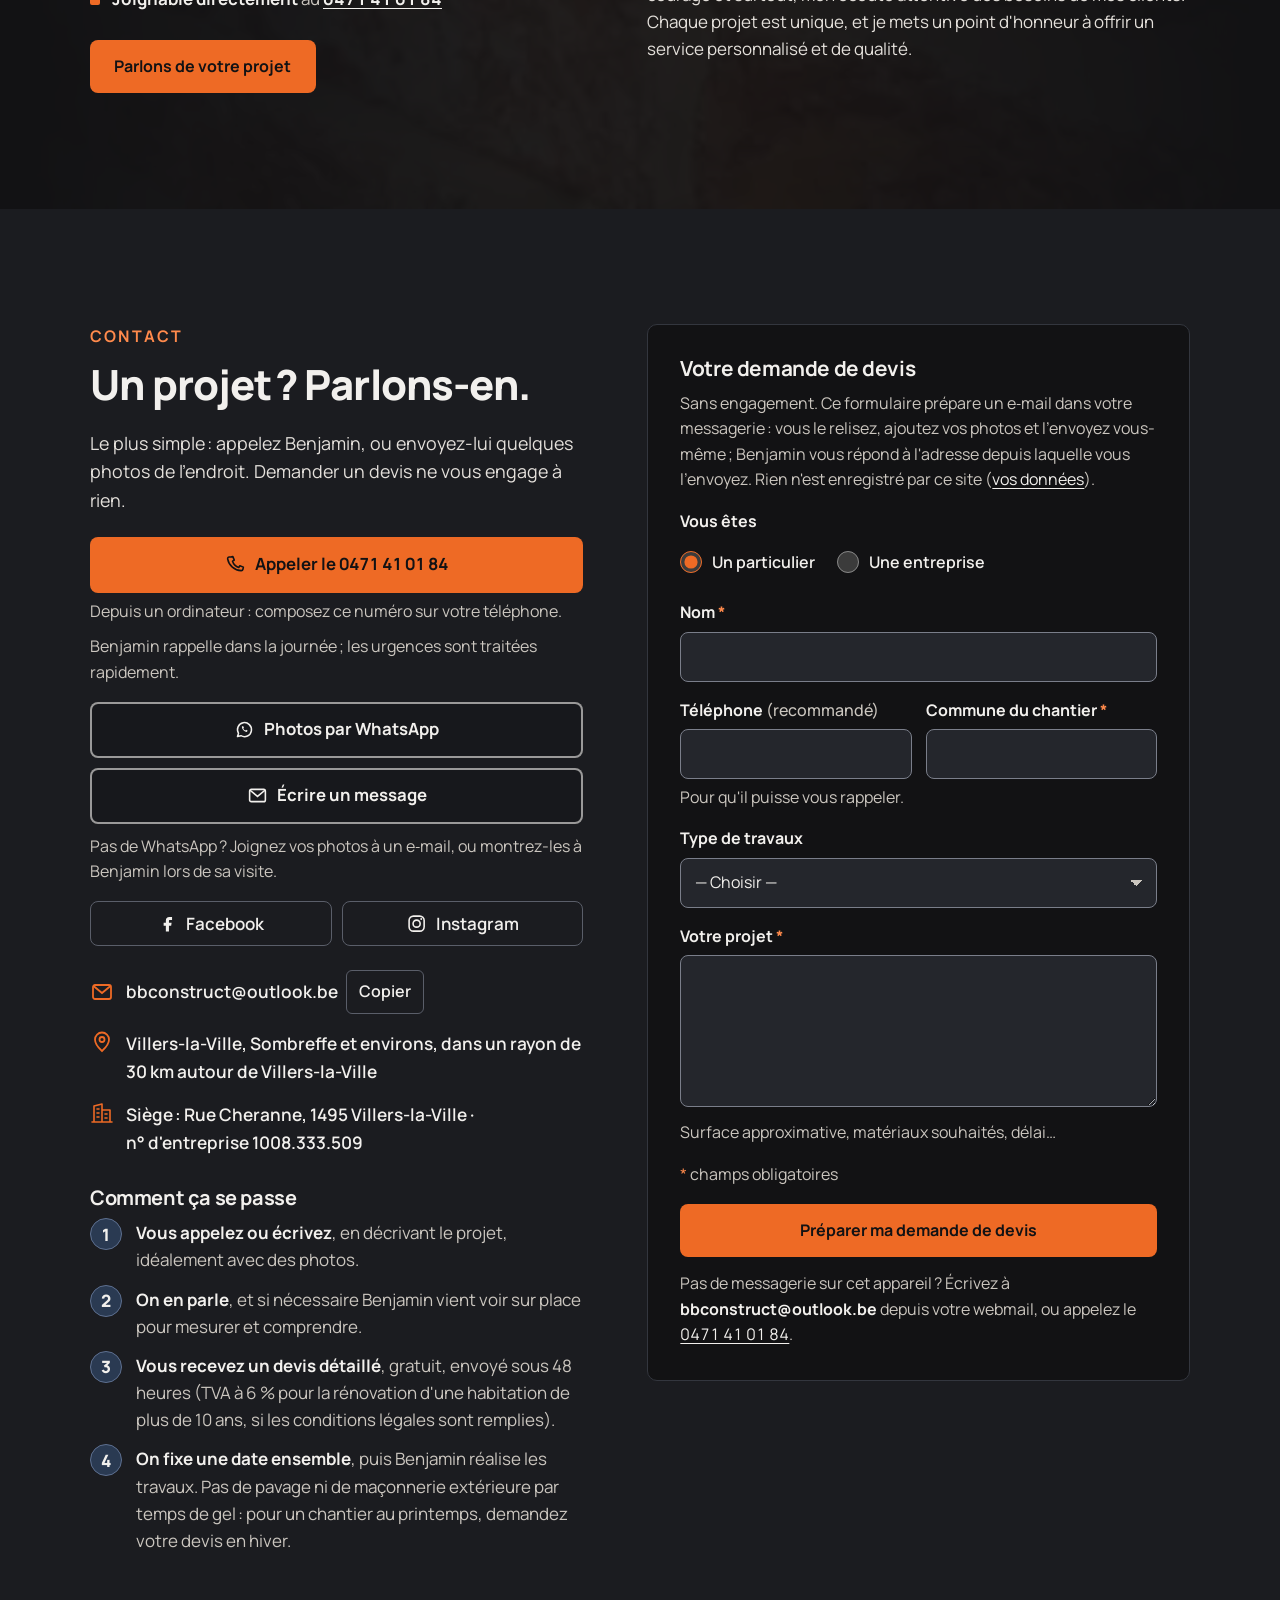
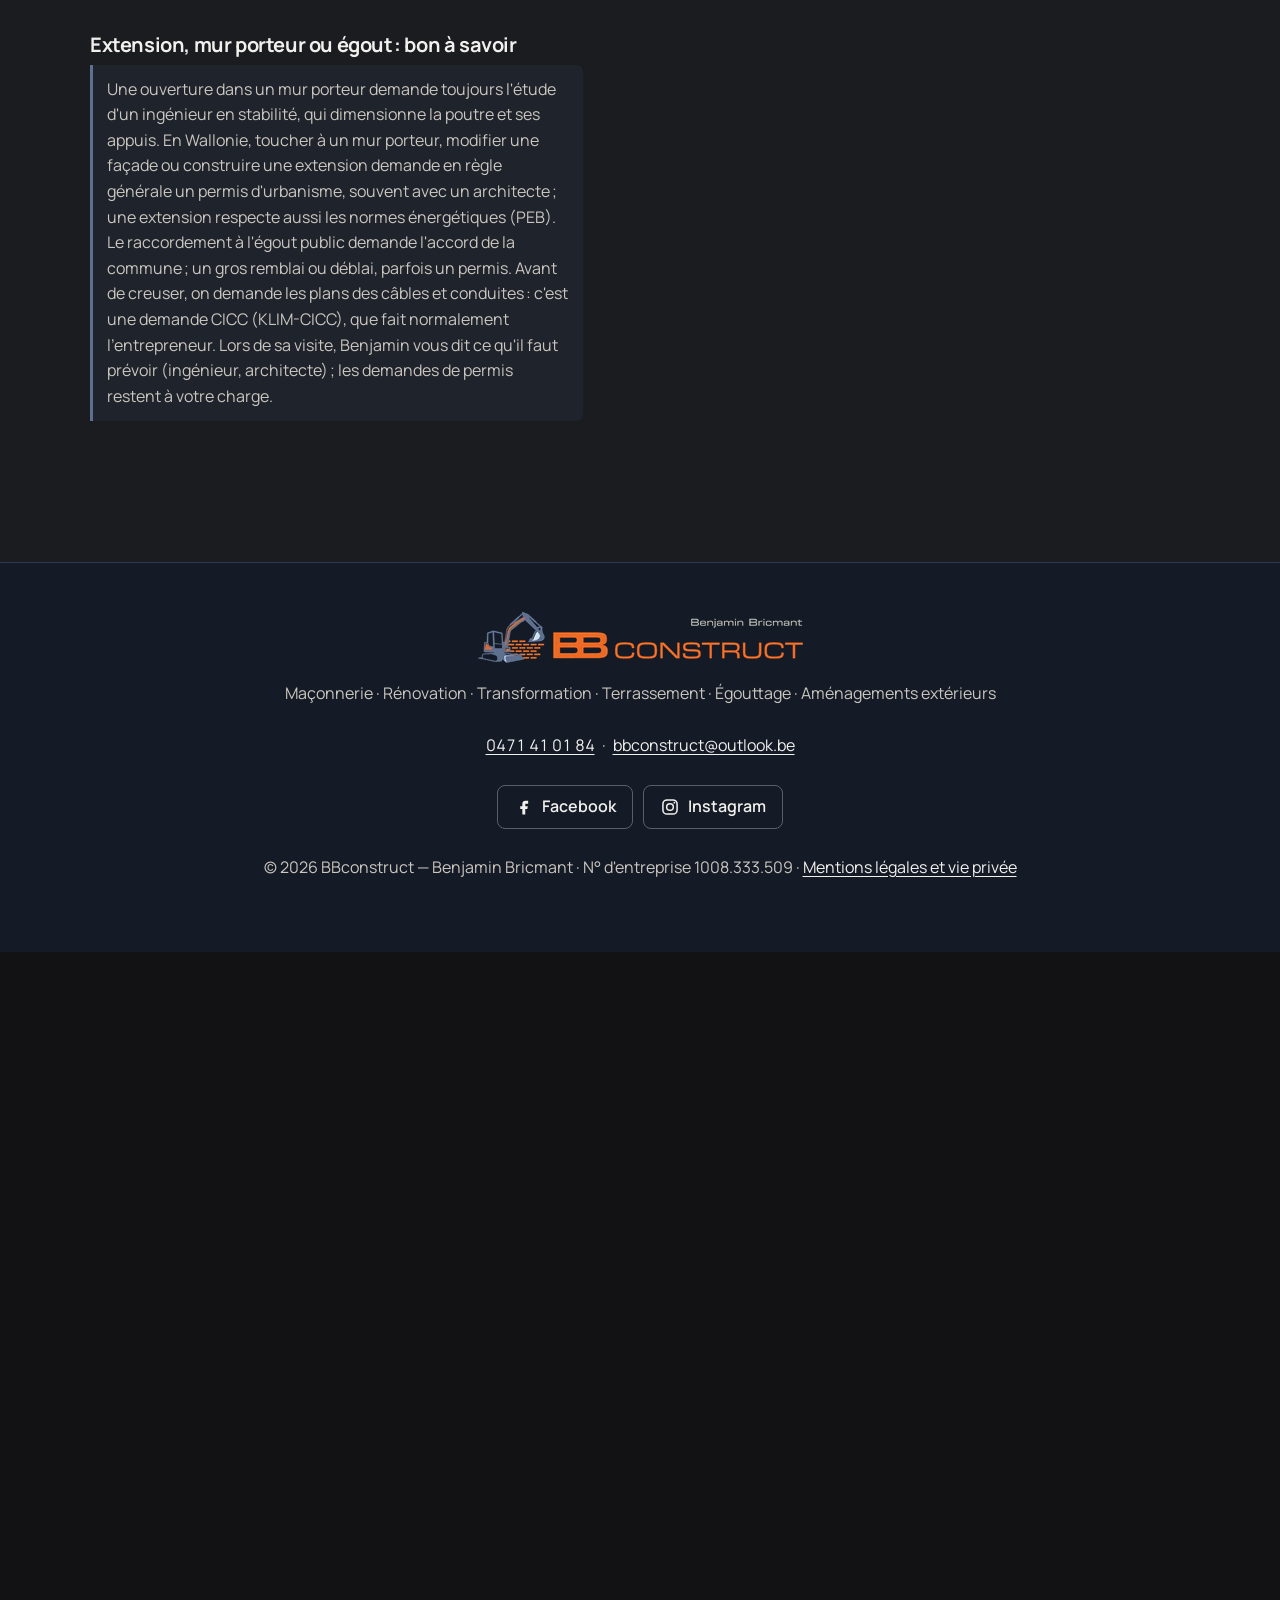
<file: galerie/index.html>
<!doctype html>
<html lang="fr-BE">
<head>
  <meta charset="utf-8">
  <title>BBconstruct</title>
  <link rel="canonical" href="https://www.bbconstruct.site/">
  <meta http-equiv="refresh" content="0; url=../#realisations">
</head>
<body>
  <p>Cette page a déménagé : <a href="../#realisations">continuer vers BBconstruct</a>.</p>
</body>
</html>
</file>
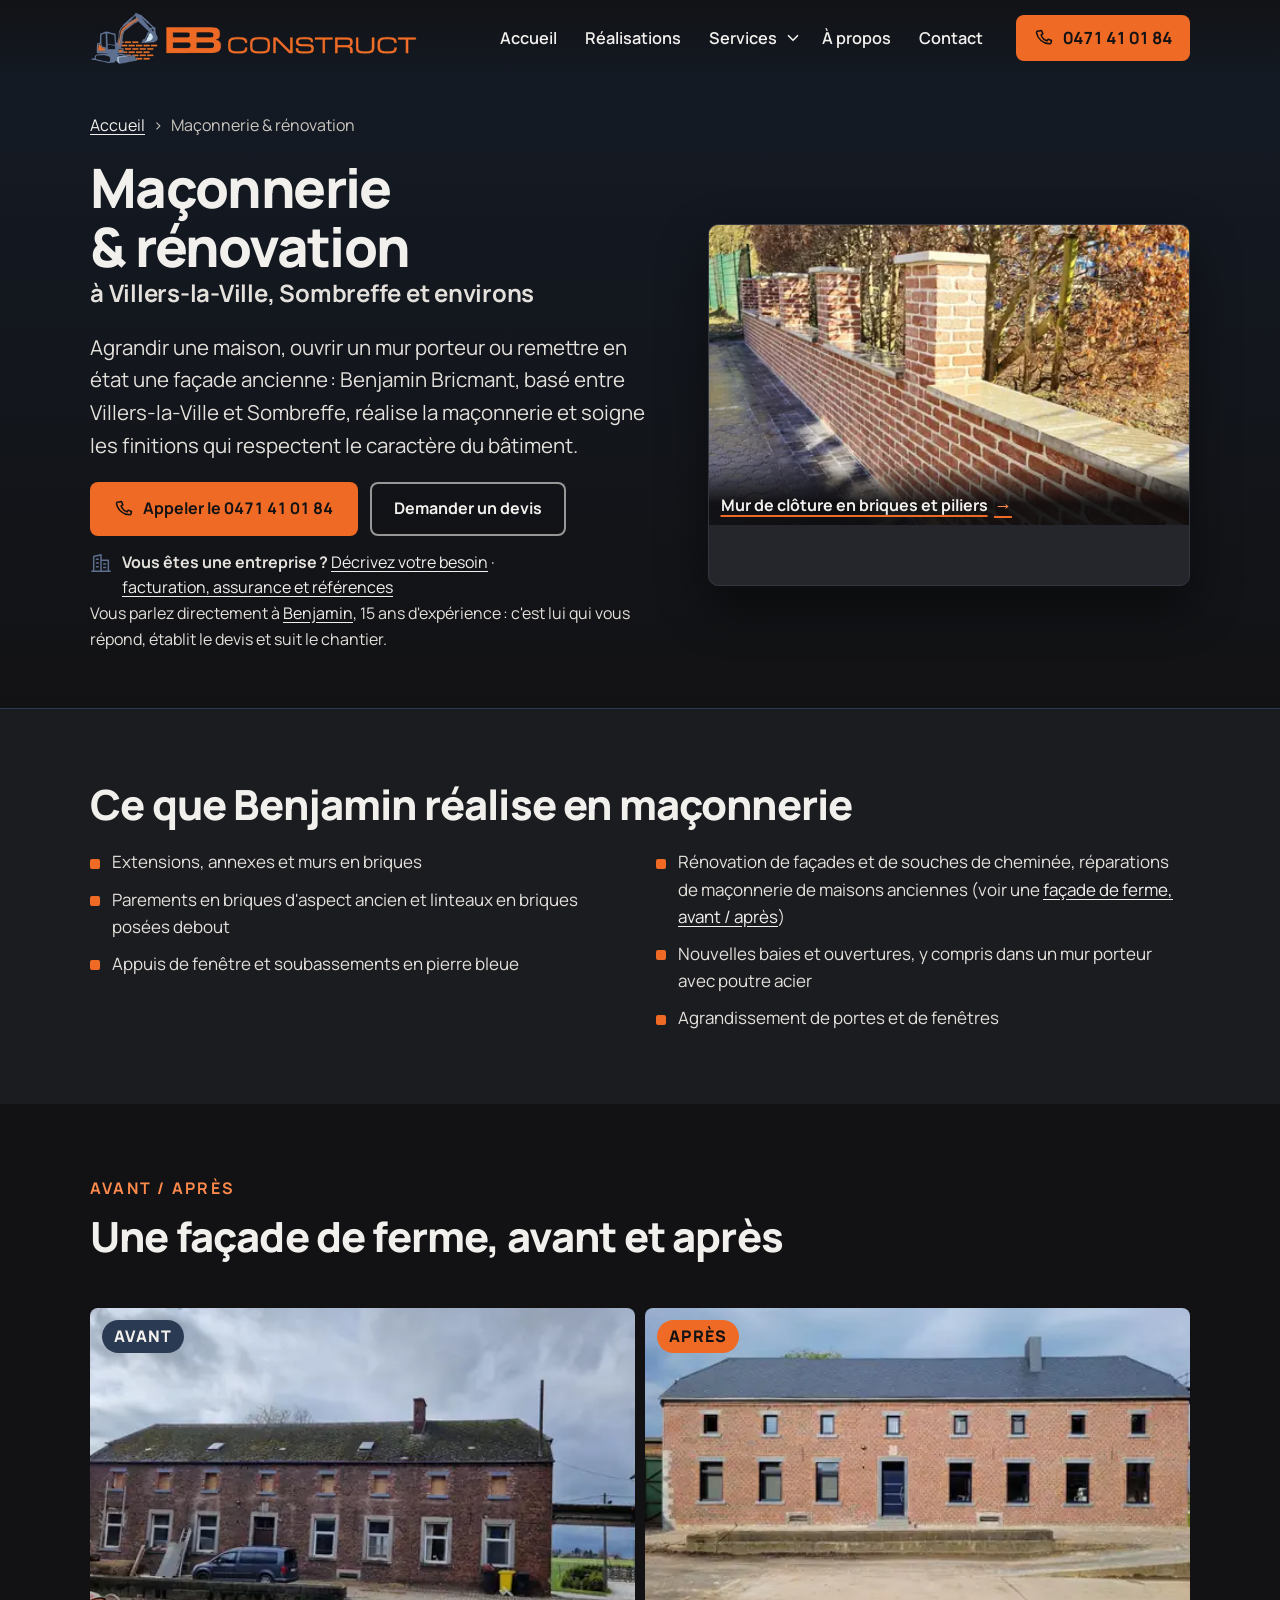
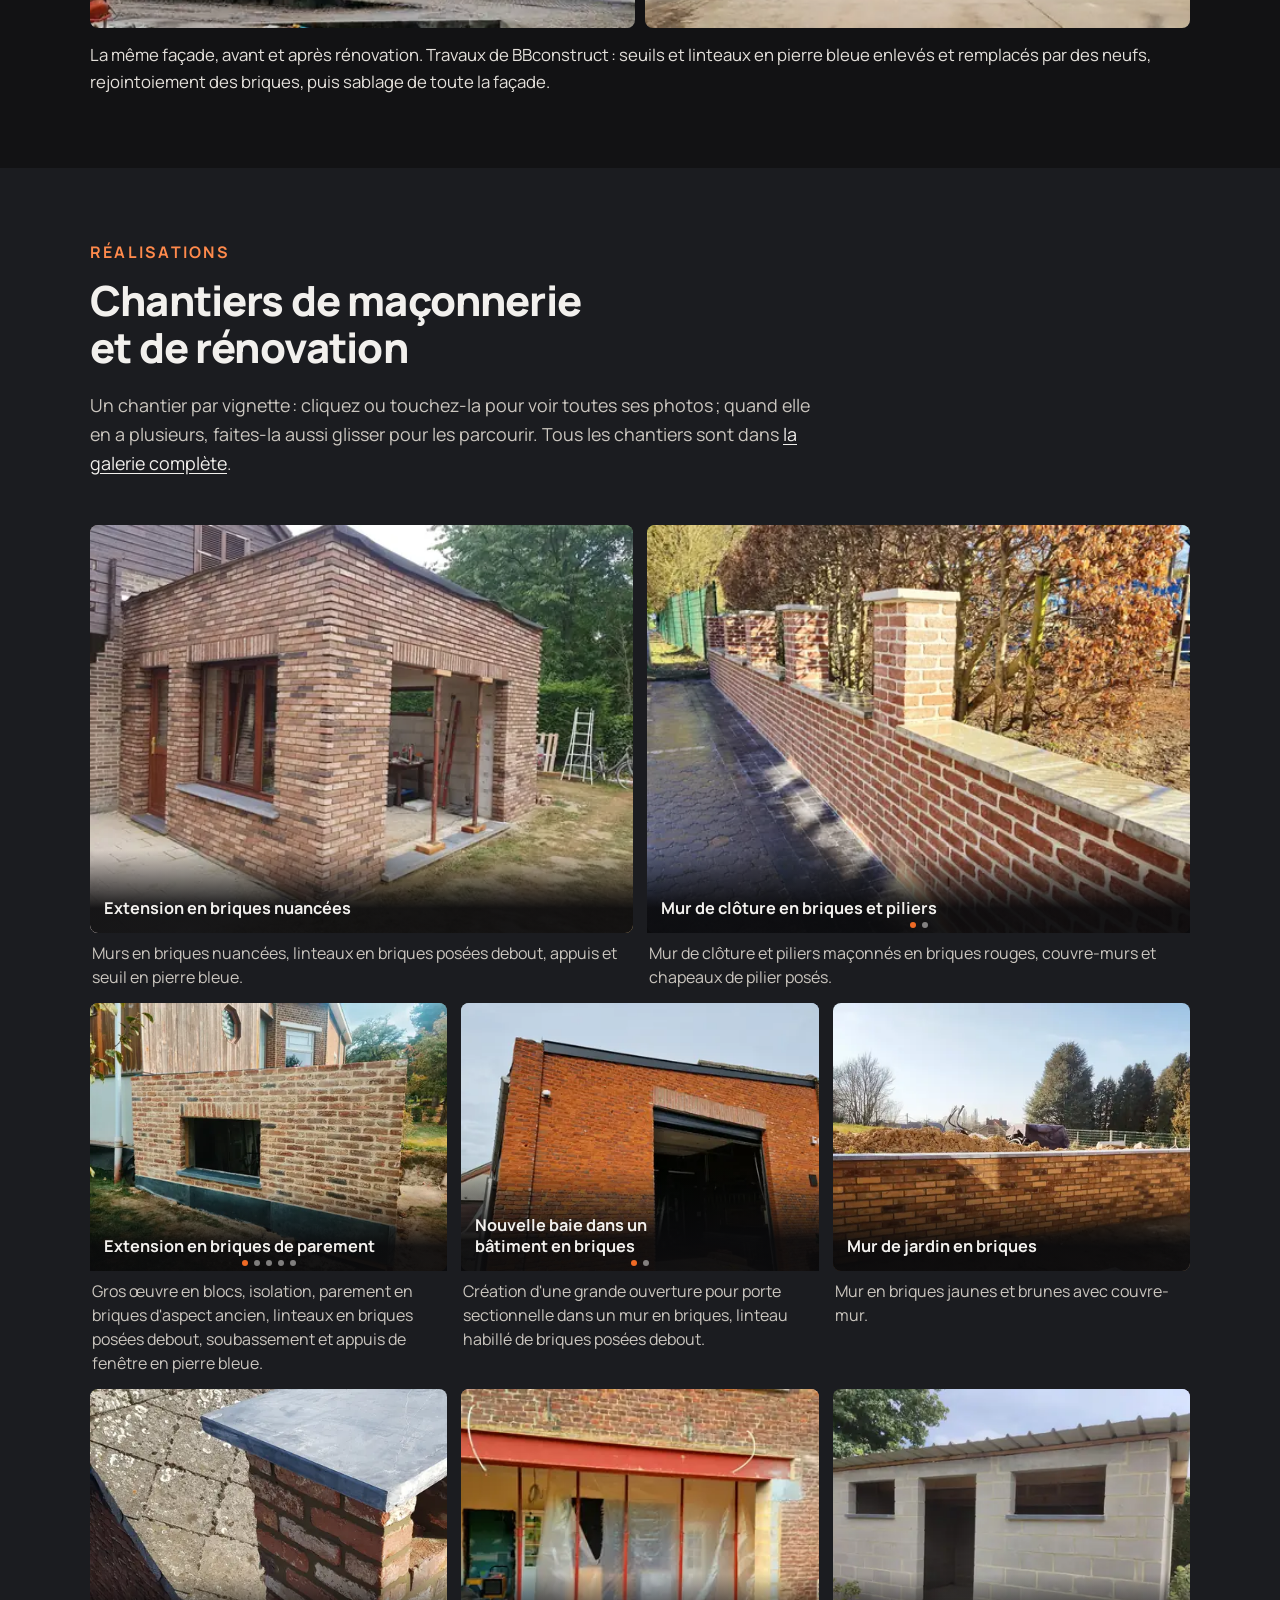
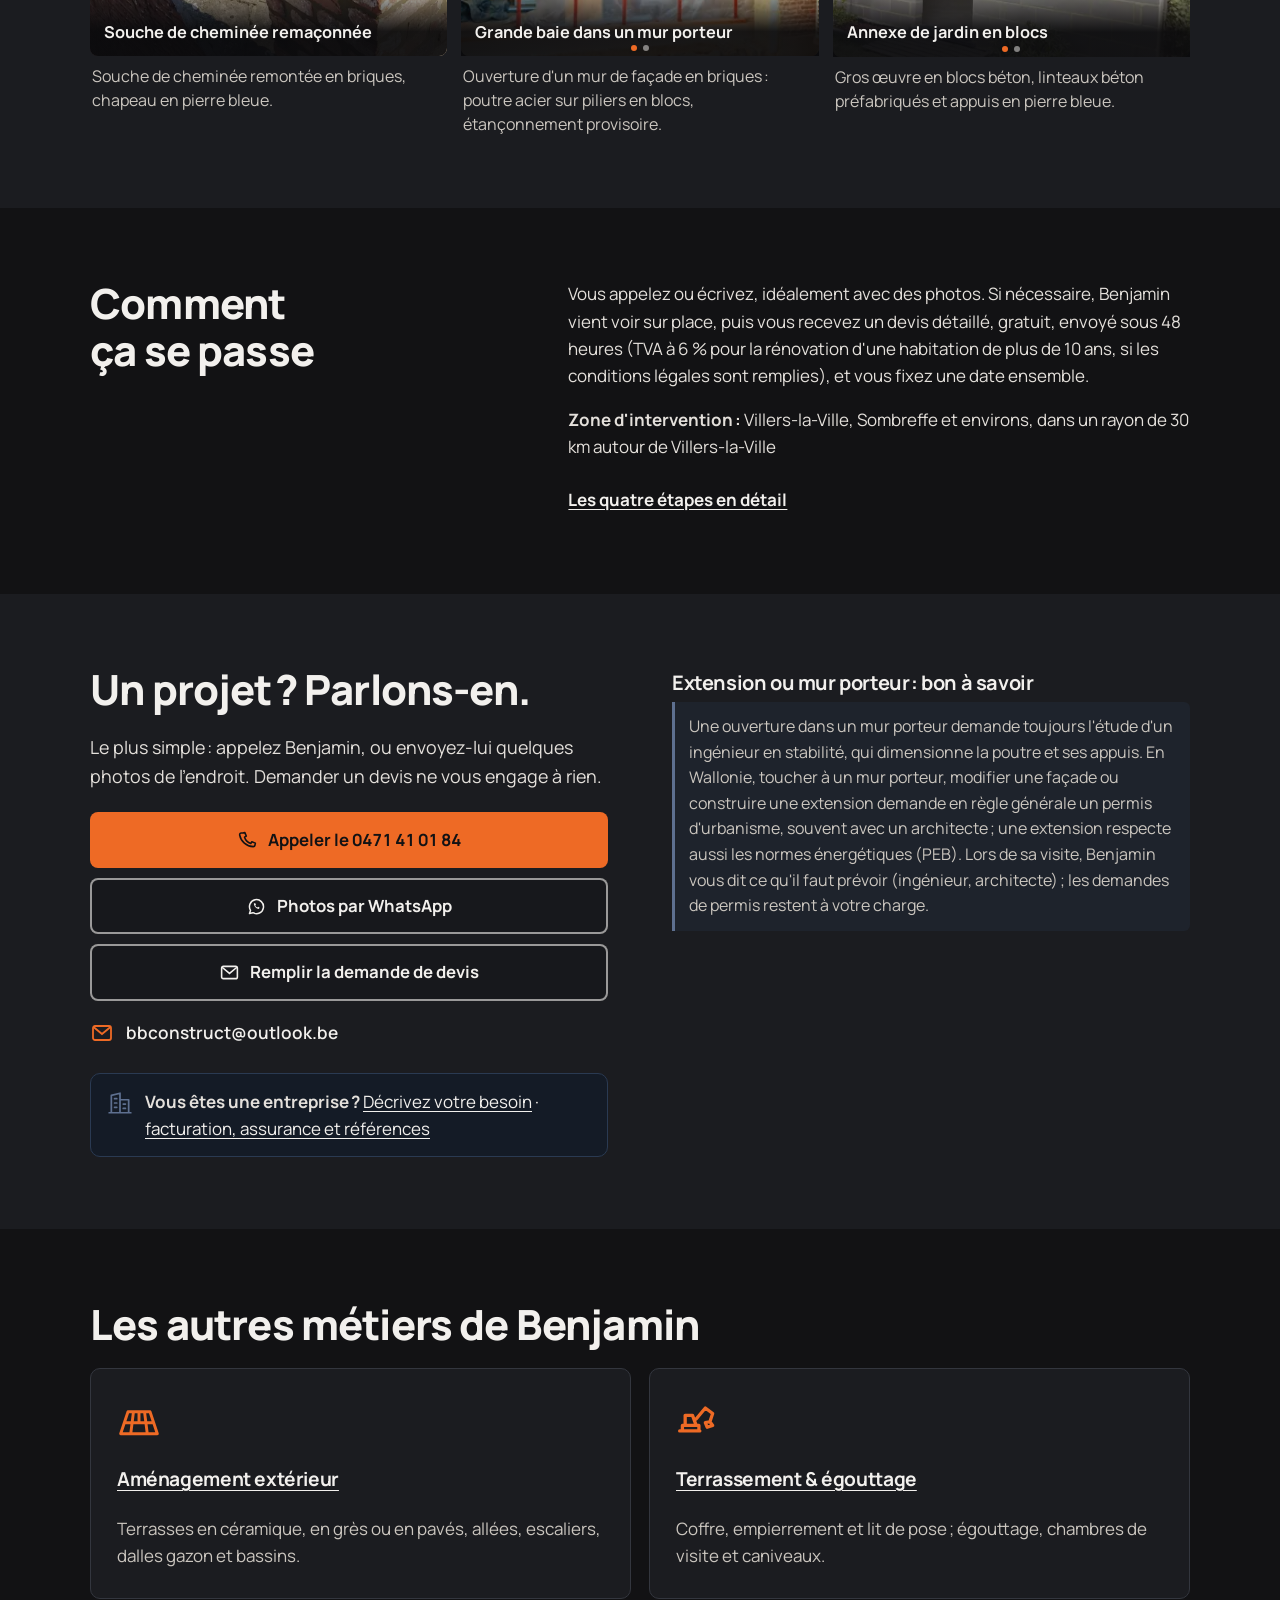
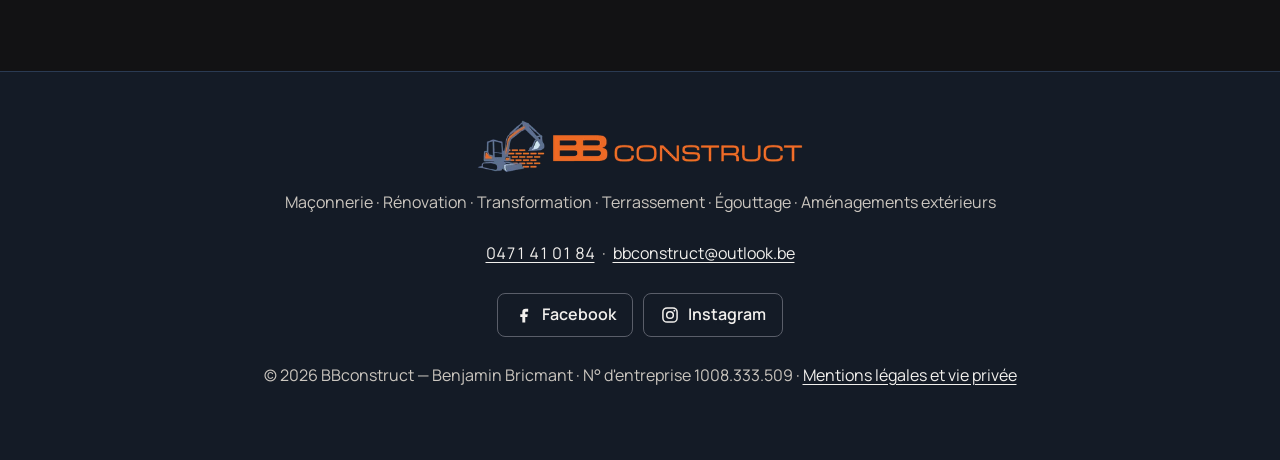
<file: maconnerie-renovation/index.html>
<!doctype html>
<html lang="fr-BE">
<head>
  <meta charset="utf-8">
  <meta name="viewport" content="width=device-width, initial-scale=1">
  <script>document.documentElement.classList.add("js");(function(){var d=document,q=[],out=[],held=0,io,each=function(s,f){[].forEach.call(d.querySelectorAll(s),f);},rel=function(i){if(!i.dataset.src)return;var p=i.parentNode;i.__bb={b:i.getAttribute("src"),s:i.dataset.src,ss:i.dataset.srcset};if(p&&p.tagName==="PICTURE")[].forEach.call(p.querySelectorAll("source[data-srcset]"),function(s){s.__ss=s.dataset.srcset;s.srcset=s.dataset.srcset;s.removeAttribute("data-srcset");});if(i.dataset.srcset)i.srcset=i.dataset.srcset;i.src=i.dataset.src;i.removeAttribute("data-srcset");i.removeAttribute("data-src");out.push(i);},back=function(i){var r=i.__bb,p=i.parentNode;if(p&&p.tagName==="PICTURE")[].forEach.call(p.querySelectorAll("source"),function(s){if(s.__ss){s.removeAttribute("srcset");s.dataset.srcset=s.__ss;}});i.removeAttribute("srcset");if(r.ss)i.dataset.srcset=r.ss;i.dataset.src=r.s;i.src=r.b;q.push(i);},all=function(){go.done=1;if(io)io.disconnect();q.splice(0).forEach(rel);each("img[data-src]",rel);},go=function(){if(go.done)return;go.done=1;if(!window.IntersectionObserver)return all();var c=navigator.connection,m=c&&c.saveData?0:innerWidth<=700?600:1250;io=new IntersectionObserver(function(es){es.forEach(function(e){if(!e.isIntersecting)return;io.unobserve(e.target);if(held)q.push(e.target);else rel(e.target);});},{rootMargin:m+"px 0px"});each("img[data-src]",function(i){io.observe(i);});};window.BB_RELEASE=all;window.BB_HOLD=function(on,keep){held=on;if(!on)return q.splice(0).forEach(rel);out.splice(0).forEach(function(i){if(i!==keep&&!i.complete)back(i);else out.push(i);});};addEventListener("beforeprint",all);addEventListener("load",go);d.addEventListener("DOMContentLoaded",function(){var p=d.querySelector("img[data-lcp]");if(!p||p.complete)return go();p.addEventListener("load",go);p.addEventListener("error",go);});})();document.addEventListener("click",function(e){var b=e.target.closest&&e.target.closest(".nav-toggle");if(!b||window.BB_READY)return;var n=document.getElementById("nav"),o=b.getAttribute("aria-expanded")!=="true";b.setAttribute("aria-expanded",String(o));n.classList.toggle("is-open",o);});document.addEventListener("keydown",function(e){if(e.key!=="Escape"||window.BB_READY)return;var b=document.querySelector(".nav-toggle"),n=document.getElementById("nav");if(n&&n.classList.contains("is-open")){n.classList.remove("is-open");b.setAttribute("aria-expanded","false");b.focus();}});document.addEventListener("DOMContentLoaded",function(){if(!window.BB_READY){document.documentElement.classList.remove("js");window.BB_RELEASE();}});</script>
  <script src="../assets/js/main.d2995ec347.js" defer onerror="document.documentElement.classList.remove('js');window.BB_RELEASE()"></script>
  <title>Maçonnerie & rénovation à Villers-la-Ville, Sombreffe | BBconstruct</title>
  <meta name="description" content="Extensions en briques, ouvertures dans un mur porteur, façades et souches de cheminée anciennes. 15 ans d'expérience : appelez Benjamin, 0471 41 01 84.">
  <link rel="canonical" href="https://www.bbconstruct.site/maconnerie-renovation/">
  <meta name="theme-color" content="#121214">
  <meta property="og:type" content="website">
  <meta property="og:locale" content="fr_BE">
  <meta property="og:site_name" content="BBconstruct">
  <meta property="og:title" content="Maçonnerie & rénovation — BBconstruct, Villers-la-Ville et Sombreffe">
  <meta property="og:description" content="Extensions en briques, ouvertures dans les murs porteurs, façades et souches de cheminée, par Benjamin Bricmant.">
  <meta property="og:url" content="https://www.bbconstruct.site/maconnerie-renovation/">
  <meta property="og:image" content="https://www.bbconstruct.site/assets/brand/og-maconnerie-renovation.jpg?v=0e5d9af300">
  <meta property="og:image:width" content="1200">
  <meta property="og:image:height" content="630">
  <meta property="og:image:alt" content="Logo BBconstruct, maçonnerie · rénovation, façades · extensions, à côté d'une photo de chantier : mur en briques rouges et pilier, couvre-mur et chapeau clairs, devant une haie de hêtres. Villers-la-Ville et Sombreffe, 0471 41 01 84">
  <meta name="twitter:card" content="summary_large_image">
  <meta name="twitter:title" content="Maçonnerie & rénovation — BBconstruct, Villers-la-Ville et Sombreffe">
  <meta name="twitter:description" content="Extensions en briques, ouvertures dans les murs porteurs, façades et souches de cheminée, par Benjamin Bricmant.">
  <meta name="twitter:image" content="https://www.bbconstruct.site/assets/brand/og-maconnerie-renovation.jpg?v=0e5d9af300">
  <meta name="twitter:image:alt" content="Logo BBconstruct, maçonnerie · rénovation, façades · extensions, à côté d'une photo de chantier : mur en briques rouges et pilier, couvre-mur et chapeau clairs, devant une haie de hêtres. Villers-la-Ville et Sombreffe, 0471 41 01 84">
  <link rel="icon" type="image/png" sizes="32x32" href="../assets/brand/favicon-32.png?v=e99e50d790">
  <link rel="icon" type="image/png" sizes="192x192" href="../assets/brand/favicon-192.png?v=e99e50d790">
  <link rel="apple-touch-icon" href="../assets/brand/favicon-180.png?v=e99e50d790">
  <link rel="preload" href="../assets/fonts/manrope-latin-wght-normal.woff2?v=a30ddcd349" as="font" type="font/woff2" crossorigin>
  <link rel="preload" as="image" href="../assets/img/mur-cloture-couvre-murs-band-phone-800.webp?v=681162e7ae" imagesrcset="../assets/img/mur-cloture-couvre-murs-band-phone-480.webp?v=681162e7ae 480w, ../assets/img/mur-cloture-couvre-murs-band-phone-800.webp?v=681162e7ae 800w" imagesizes="calc((min(100vw, 73.75rem) - 2 * clamp(16px, 4vw, 40px)))" media="(max-width: 700px)" fetchpriority="high">
  <link rel="preload" as="image" href="../assets/img/mur-cloture-couvre-murs-band-phone-1200.webp?v=681162e7ae" imagesrcset="../assets/img/mur-cloture-couvre-murs-band-phone-800.webp?v=681162e7ae 800w, ../assets/img/mur-cloture-couvre-murs-band-phone-1200.webp?v=681162e7ae 1200w, ../assets/img/mur-cloture-couvre-murs-band-phone-1600.webp?v=681162e7ae 1600w" imagesizes="calc((min(100vw, 73.75rem) - 2 * clamp(16px, 4vw, 40px)))" media="(min-width: 701px) and (max-width: 56.25em)" fetchpriority="high">
  <link rel="preload" as="image" href="../assets/img/mur-cloture-couvre-murs-band-800.webp?v=681162e7ae" imagesrcset="../assets/img/mur-cloture-couvre-murs-band-480.webp?v=681162e7ae 480w, ../assets/img/mur-cloture-couvre-murs-band-800.webp?v=681162e7ae 800w, ../assets/img/mur-cloture-couvre-murs-band-1200.webp?v=681162e7ae 1200w" imagesizes="(min-width: 56.3125em) calc(((min(100vw, 73.75rem) - 2 * clamp(16px, 4vw, 40px)) - clamp(28px, 4vw, 56px)) * .46 - 2px)" media="(min-width: 56.3125em)" fetchpriority="high">
  <link rel="stylesheet" href="../assets/css/style.768e60213f.css">
    <script type="application/ld+json">
  {
    "@context": "https://schema.org",
    "@graph": [
      {
        "@type": "Service",
        "@id": "https://www.bbconstruct.site/maconnerie-renovation/#service",
        "name": "Maçonnerie, extensions et rénovation",
        "serviceType": "Maçonnerie & rénovation",
        "description": "Agrandir une maison, ouvrir un mur porteur ou remettre en état une façade ancienne : Benjamin Bricmant, basé entre Villers-la-Ville et Sombreffe, réalise la maçonnerie et soigne les finitions qui respectent le caractère du bâtiment.",
        "url": "https://www.bbconstruct.site/maconnerie-renovation/",
        "provider": {"@type": "HomeAndConstructionBusiness", "@id": "https://www.bbconstruct.site/#entreprise", "name": "BBconstruct", "telephone": "+32471410184", "url": "https://www.bbconstruct.site/"},
        "areaServed": [
          {"@type": "City", "name": "Villers-la-Ville", "containedInPlace": {"@type": "Country", "name": "Belgique", "sameAs": "https://www.wikidata.org/wiki/Q31"}},
          {"@type": "City", "name": "Sombreffe", "containedInPlace": {"@type": "Country", "name": "Belgique", "sameAs": "https://www.wikidata.org/wiki/Q31"}}
        ],
        "image": ["https://www.bbconstruct.site/assets/img/mur-cloture-couvre-murs-1600.webp?v=d70af0986b", "https://www.bbconstruct.site/assets/img/extension-briques-etancons-1600.webp?v=5ca064b5d7", "https://www.bbconstruct.site/assets/img/extension-parement-seuil-1600.webp?v=d823f7d138"]
      },
      {
        "@type": "BreadcrumbList",
        "itemListElement": [
          {"@type": "ListItem", "position": 1, "name": "Accueil", "item": "https://www.bbconstruct.site/"},
          {"@type": "ListItem", "position": 2, "name": "Maçonnerie & rénovation", "item": "https://www.bbconstruct.site/maconnerie-renovation/"}
        ]
      }
    ]
  }
  </script>
</head>
<body data-page="maconnerie-renovation">
  <a class="skip" href="#contenu">Aller au contenu</a>

  <header class="site-header">
    <div class="wrap header-in">
      <a class="brand" href="../" aria-label="BBconstruct, Benjamin Bricmant — accueil">
        <picture>
          <source media="(max-width: 30em)" srcset="../assets/brand/logo-header-mobile.webp?v=e99e50d790" width="503" height="80">
          <img src="../assets/brand/logo-header.webp?v=e99e50d790" srcset="../assets/brand/logo-header-1x.webp?v=e99e50d790 1x, ../assets/brand/logo-header.webp?v=e99e50d790 2x" width="654" height="104" alt="">
        </picture>
      </a>
      <button class="nav-toggle" type="button" aria-expanded="false" aria-controls="nav">
        <span class="bars" aria-hidden="true"></span><span class="nav-toggle-label">Menu</span>
      </button>
      <nav class="nav" id="nav" aria-label="Navigation principale">
        <ul>
          <li><a href="../">Accueil</a></li>
          <li><a href="../#realisations">Réalisations</a></li>
          <li class="has-sub"><a href="../#services">Services</a><button type="button" class="sub-toggle" aria-expanded="false" aria-controls="sub-services"><span class="sr">Pages des services</span><svg class="ico" aria-hidden="true"><use href="#i-chevron"/></svg></button>
            <ul class="sub" id="sub-services">
              <li><a href="../amenagement-exterieur/">Aménagement extérieur</a></li>
              <li><a href="../maconnerie-renovation/" aria-current="page">Maçonnerie &amp; rénovation</a></li>
              <li><a href="../terrassement-egouttage/">Terrassement &amp; égouttage</a></li>
            </ul>
          </li>
          <li><a href="../#a-propos">À propos</a></li>
          <li><a href="#contact">Contact</a></li>
        </ul>
        <a class="btn btn-orange btn-block nav-call" href="tel:+32471410184">
          <svg class="ico" aria-hidden="true"><use href="#i-phone"/></svg>Appeler le 0471 41 01 84
        </a>
      </nav>
      <a class="btn btn-sm btn-orange header-call" href="tel:+32471410184" aria-label="Appeler le 0471 41 01 84">
        <svg class="ico" aria-hidden="true"><use href="#i-phone"/></svg><span class="header-call-text" aria-hidden="true">0471 41 01 84</span>
      </a>
    </div>
  </header>

  <main id="contenu">
    <section class="page-hero" aria-labelledby="page-title">
      <div class="wrap page-hero-in">
        <div class="page-hero-text">
          <nav class="crumbs" aria-label="Fil d'Ariane">
            <ol>
              <li><a href="../">Accueil</a></li>
              <li><span aria-current="page">Maçonnerie &amp; rénovation</span></li>
            </ol>
          </nav>
          <h1 id="page-title">Maçonnerie &amp; rénovation <span class="h1-where">à <span class="nw">Villers-la-Ville</span>, Sombreffe et environs</span></h1>
          <p class="lead">Agrandir une maison, ouvrir un mur porteur ou remettre en état une façade ancienne : Benjamin Bricmant, basé entre <span class="nw">Villers-la-Ville</span> et Sombreffe, réalise la maçonnerie et soigne les finitions qui respectent le caractère du bâtiment.</p>
          <div class="cta-row">
            <a class="btn btn-orange" href="tel:+32471410184"><svg class="ico" aria-hidden="true"><use href="#i-phone"/></svg><span class="btn-label">Appeler le <span class="tel-n">0471 41 01 84</span></span></a>
            <a class="btn btn-ghost svc-quote" href="../?devis=renovation&amp;depuis=maconnerie-renovation#contact-form">Demander un devis<span class="sr"> : maçonnerie & rénovation</span></a>
          </div>          <p class="hero-pro"><svg class="ico" aria-hidden="true"><use href="#i-building"/></svg><span><strong><span class="pro-long">Vous êtes une entreprise ?</span><span class="pro-short">Entreprise ?</span></strong> <a class="hero-pro-form" href="../?devis=renovation&amp;qui=pro&amp;depuis=maconnerie-renovation#contact-form">Décrivez votre besoin</a><span class="pro-box"> ·&nbsp;<a class="hero-pro-box" href="../#entreprises">facturation, assurance et références</a></span></span></p>
          <p class="hero-reassure">Vous parlez directement à <a href="../#a-propos">Benjamin<span class="sr"> (qui il est, son parcours)</span></a>, 15 ans d'expérience : c'est lui qui vous répond, établit le devis et suit le chantier.</p>
        </div>        <figure class="page-hero-photo" aria-labelledby="band-cap">
          <picture>
            <source media="(min-width: 56.3125em)" srcset="../assets/img/mur-cloture-couvre-murs-band-480.webp?v=681162e7ae 480w, ../assets/img/mur-cloture-couvre-murs-band-800.webp?v=681162e7ae 800w, ../assets/img/mur-cloture-couvre-murs-band-1200.webp?v=681162e7ae 1200w" sizes="(min-width: 56.3125em) calc(((min(100vw, 73.75rem) - 2 * clamp(16px, 4vw, 40px)) - clamp(28px, 4vw, 56px)) * .46 - 2px)" width="800" height="600">
            <source media="(min-width: 701px)" srcset="../assets/img/mur-cloture-couvre-murs-band-phone-800.webp?v=681162e7ae 800w, ../assets/img/mur-cloture-couvre-murs-band-phone-1200.webp?v=681162e7ae 1200w, ../assets/img/mur-cloture-couvre-murs-band-phone-1600.webp?v=681162e7ae 1600w" sizes="calc((min(100vw, 73.75rem) - 2 * clamp(16px, 4vw, 40px)))" width="800" height="450">
            <img src="../assets/img/mur-cloture-couvre-murs-band-phone-800.webp?v=681162e7ae" srcset="../assets/img/mur-cloture-couvre-murs-band-phone-480.webp?v=681162e7ae 480w, ../assets/img/mur-cloture-couvre-murs-band-phone-800.webp?v=681162e7ae 800w" sizes="calc((min(100vw, 73.75rem) - 2 * clamp(16px, 4vw, 40px)))" width="800" height="450" fetchpriority="high" data-lcp elementtiming="opening-photo" alt="Mur en briques rouges, couvre-murs clairs sur le mur, chapeaux clairs sur les piliers, vu le long d&#x27;une allée en pavés sombres, haie de hêtres">
          </picture>
          <figcaption><a href="#chantier-mur-cloture-piliers" aria-describedby="band-go"><span id="band-cap">Mur de clôture en briques et piliers</span><span class="cap-go" aria-hidden="true">→</span></a><span id="band-go" hidden>voir ce chantier</span></figcaption>
        </figure>
      </div>
    </section>
    <section class="section section-compact section-alt" id="travaux" aria-labelledby="travaux-title">
      <div class="wrap">
        <h2 id="travaux-title">Ce que Benjamin réalise en maçonnerie</h2>
        <ul class="svc-list">
          <li>Extensions, annexes et murs en briques</li>
          <li>Parements en briques d'aspect ancien et linteaux en briques posées debout</li>
          <li>Appuis de fenêtre et soubassements en pierre bleue</li>
          <li>Rénovation de façades et de souches de cheminée, réparations de maçonnerie de maisons anciennes (voir une <a href="#avant-apres" data-needs="avant-apres">façade de ferme, avant / après</a>)</li>
          <li>Nouvelles baies et ouvertures, y compris dans un mur porteur avec poutre acier</li>
          <li>Agrandissement de portes et de fenêtres</li>
        </ul>
      </div>
    </section>

    
    <section class="section section-compact" id="avant-apres" aria-labelledby="ba-title">
      <div class="wrap">
        <header class="sec-head">
          <p class="eyebrow">Avant / après</p>
          <h2 id="ba-title">Une façade de ferme, avant et après</h2>
        </header>
        <figure class="ba-pair">
          <div class="ba-imgs">
            <div class="ba-img"><img src="[data-uri]" data-src="../assets/img/ferme-avant-800.webp?v=41e0b3bb03" data-srcset="../assets/img/ferme-avant-480.webp?v=41e0b3bb03 480w, ../assets/img/ferme-avant-800.webp?v=41e0b3bb03 800w, ../assets/img/ferme-avant-1200.webp?v=41e0b3bb03 1200w" sizes="(max-width: 600px) calc(100vw - 32px), (max-width: 1180px) calc(50vw - 20px), 545px" decoding="async" width="800" height="462" loading="lazy" alt="Façade de ferme en briques avant rénovation, fenêtres de l'étage condamnées, toiture moussue"><noscript><img src="../assets/img/ferme-avant-800.webp?v=41e0b3bb03" srcset="../assets/img/ferme-avant-480.webp?v=41e0b3bb03 480w, ../assets/img/ferme-avant-800.webp?v=41e0b3bb03 800w, ../assets/img/ferme-avant-1200.webp?v=41e0b3bb03 1200w" sizes="(max-width: 600px) calc(100vw - 32px), (max-width: 1180px) calc(50vw - 20px), 545px" decoding="async" width="800" height="462" loading="lazy" alt="Façade de ferme en briques avant rénovation, fenêtres de l'étage condamnées, toiture moussue"></noscript><span class="ba-tag" aria-hidden="true">Avant</span></div>
            <div class="ba-img"><img src="[data-uri]" data-src="../assets/img/ferme-apres-800.webp?v=3fe64c57b4" data-srcset="../assets/img/ferme-apres-480.webp?v=3fe64c57b4 480w, ../assets/img/ferme-apres-800.webp?v=3fe64c57b4 800w, ../assets/img/ferme-apres-1200.webp?v=3fe64c57b4 1200w" sizes="(max-width: 600px) calc(100vw - 32px), (max-width: 1180px) calc(50vw - 20px), 545px" decoding="async" width="800" height="450" loading="lazy" alt="La même façade après rénovation, linteaux et appuis en pierre bleue, encadrement de porte en pierre et châssis anthracite"><noscript><img src="../assets/img/ferme-apres-800.webp?v=3fe64c57b4" srcset="../assets/img/ferme-apres-480.webp?v=3fe64c57b4 480w, ../assets/img/ferme-apres-800.webp?v=3fe64c57b4 800w, ../assets/img/ferme-apres-1200.webp?v=3fe64c57b4 1200w" sizes="(max-width: 600px) calc(100vw - 32px), (max-width: 1180px) calc(50vw - 20px), 545px" decoding="async" width="800" height="450" loading="lazy" alt="La même façade après rénovation, linteaux et appuis en pierre bleue, encadrement de porte en pierre et châssis anthracite"></noscript><span class="ba-tag ba-tag-after" aria-hidden="true">Après</span></div>
          </div>
          <figcaption>La même façade, avant et après rénovation. Travaux de BBconstruct : seuils et linteaux en pierre bleue enlevés et remplacés par des neufs, rejointoiement des briques, puis sablage de toute la façade.</figcaption>
        </figure>
      </div>
    </section>

    <section class="section section-compact section-alt" id="chantiers" aria-labelledby="real-title">
      <div class="wrap">
        <header class="sec-head">
          <p class="eyebrow">Réalisations</p>
          <h2 id="real-title">Chantiers de maçonnerie et de rénovation</h2>
          <p class="sec-lead">Un chantier par vignette<span class="js-only"> : cliquez ou touchez-la pour voir toutes ses photos ; quand elle en a plusieurs, faites-la aussi glisser pour les parcourir</span>. Tous les chantiers sont dans <a href="../#realisations">la galerie complète</a>.</p>
        </header>
        <p class="sr" id="gallery-status" aria-live="polite"></p>
        <ul class="gallery gallery-page" id="gallery">
        <li class="g-item w3 w2" id="chantier-extension-briques-nuancees" data-cat="maconnerie" data-id="extension-briques-nuancees">
          <a class="g-link" href="../assets/img/extension-briques-etancons-1600.webp?v=5ca064b5d7" aria-labelledby="cap-extension-briques-nuancees capn-extension-briques-nuancees" aria-describedby="img-extension-briques-nuancees" style="background-color: #8f7f70; background-image: url([data-uri])">
            <span class="g-cap"><span id="cap-extension-briques-nuancees">Extension en briques nuancées</span><span class="sr" id="capn-extension-briques-nuancees"> — 1 photo, agrandir</span></span>
            <picture><source media="(min-width: 521px)" data-srcset="../assets/img/extension-briques-etancons-480.webp?v=5ca064b5d7 480w, ../assets/img/extension-briques-etancons-800.webp?v=5ca064b5d7 800w, ../assets/img/extension-briques-etancons-1200.webp?v=5ca064b5d7 1200w" sizes="(max-width: 520px) calc((min(100vw, 73.75rem) - 2 * clamp(16px, 4vw, 40px))), (max-width: 900px) calc((min(100vw, 73.75rem) - 2 * clamp(16px, 4vw, 40px))), calc(((min(100vw, 73.75rem) - 2 * clamp(16px, 4vw, 40px)) - 14px) / 2)" data-sizes-wide="(max-width: 520px) calc((min(100vw, 73.75rem) - 2 * clamp(16px, 4vw, 40px))), (max-width: 900px) calc((min(100vw, 73.75rem) - 2 * clamp(16px, 4vw, 40px))), calc(((min(100vw, 73.75rem) - 2 * clamp(16px, 4vw, 40px)) - 14px) / 2)" data-sizes-plain="(max-width: 520px) calc((min(100vw, 73.75rem) - 2 * clamp(16px, 4vw, 40px))), (max-width: 900px) calc(((min(100vw, 73.75rem) - 2 * clamp(16px, 4vw, 40px)) - 14px) / 2), calc(((min(100vw, 73.75rem) - 2 * clamp(16px, 4vw, 40px)) - 28px) / 3)"><img src="[data-uri]" data-src="../assets/img/extension-briques-etancons-800.webp?v=5ca064b5d7" data-srcset="../assets/img/extension-briques-etancons-480.webp?v=5ca064b5d7 480w, ../assets/img/extension-briques-etancons-800.webp?v=5ca064b5d7 800w" sizes="(max-width: 520px) calc((min(100vw, 73.75rem) - 2 * clamp(16px, 4vw, 40px))), (max-width: 900px) calc((min(100vw, 73.75rem) - 2 * clamp(16px, 4vw, 40px))), calc(((min(100vw, 73.75rem) - 2 * clamp(16px, 4vw, 40px)) - 14px) / 2)" data-sizes-wide="(max-width: 520px) calc((min(100vw, 73.75rem) - 2 * clamp(16px, 4vw, 40px))), (max-width: 900px) calc((min(100vw, 73.75rem) - 2 * clamp(16px, 4vw, 40px))), calc(((min(100vw, 73.75rem) - 2 * clamp(16px, 4vw, 40px)) - 14px) / 2)" data-sizes-plain="(max-width: 520px) calc((min(100vw, 73.75rem) - 2 * clamp(16px, 4vw, 40px))), (max-width: 900px) calc(((min(100vw, 73.75rem) - 2 * clamp(16px, 4vw, 40px)) - 14px) / 2), calc(((min(100vw, 73.75rem) - 2 * clamp(16px, 4vw, 40px)) - 28px) / 3)" width="800" height="600" loading="lazy" decoding="async" id="img-extension-briques-nuancees" alt="Extension vue d&#x27;angle, briques nuancées, baie encore étançonnée sur des cales, outils et échelle à l&#x27;intérieur et dans le jardin"></picture>
            <noscript><img src="../assets/img/extension-briques-etancons-800.webp?v=5ca064b5d7" srcset="../assets/img/extension-briques-etancons-480.webp?v=5ca064b5d7 480w, ../assets/img/extension-briques-etancons-800.webp?v=5ca064b5d7 800w" sizes="(max-width: 520px) calc((min(100vw, 73.75rem) - 2 * clamp(16px, 4vw, 40px))), (max-width: 900px) calc((min(100vw, 73.75rem) - 2 * clamp(16px, 4vw, 40px))), calc(((min(100vw, 73.75rem) - 2 * clamp(16px, 4vw, 40px)) - 14px) / 2)" width="800" height="600" loading="lazy" decoding="async" alt="Extension vue d&#x27;angle, briques nuancées, baie encore étançonnée sur des cales, outils et échelle à l&#x27;intérieur et dans le jardin"></noscript>
            <span class="g-meta" aria-hidden="true"></span>
          </a>
          <p class="g-sum">Murs en briques nuancées, linteaux en briques posées debout, appuis et seuil en pierre bleue.</p>
          <ul class="g-set" hidden data-title="Extension en briques nuancées" data-summary="Murs en briques nuancées, linteaux en briques posées debout, appuis et seuil en pierre bleue.">
            <li data-src="../assets/img/extension-briques-etancons-1200.webp?v=5ca064b5d7" data-srcset="../assets/img/extension-briques-etancons-800.webp?v=5ca064b5d7 800w, ../assets/img/extension-briques-etancons-1200.webp?v=5ca064b5d7 1200w, ../assets/img/extension-briques-etancons-1600.webp?v=5ca064b5d7 1600w" data-w="1600" data-h="1200" data-alt="Extension vue d&#x27;angle, briques nuancées, baie encore étançonnée sur des cales, outils et échelle à l&#x27;intérieur et dans le jardin" data-cap="Gros œuvre monté, linteau encore étançonné"></li>
          </ul>
        </li>
        <li class="g-item w3 w2" id="chantier-mur-cloture-piliers" data-cat="maconnerie" data-id="mur-cloture-piliers" data-cut="0.0 0.2448 1.0 0.8562">
          <a class="g-link" href="../assets/img/mur-cloture-couvre-murs-1600.webp?v=d70af0986b" aria-labelledby="cap-mur-cloture-piliers capn-mur-cloture-piliers" aria-describedby="img-mur-cloture-piliers" style="background-color: #927964; background-image: url([data-uri])">
            <span class="g-cap"><span id="cap-mur-cloture-piliers">Mur de clôture en briques et piliers</span><span class="sr" id="capn-mur-cloture-piliers"> — 2 photos, agrandir</span></span>
            <picture><source media="(min-width: 521px)" data-srcset="../assets/img/mur-cloture-couvre-murs-cover-480.webp?v=73f3042cfa 480w, ../assets/img/mur-cloture-couvre-murs-cover-800.webp?v=73f3042cfa 800w, ../assets/img/mur-cloture-couvre-murs-cover-1200.webp?v=73f3042cfa 1200w" sizes="(max-width: 520px) calc((min(100vw, 73.75rem) - 2 * clamp(16px, 4vw, 40px))), (max-width: 900px) calc((min(100vw, 73.75rem) - 2 * clamp(16px, 4vw, 40px))), calc(((min(100vw, 73.75rem) - 2 * clamp(16px, 4vw, 40px)) - 14px) / 2)" data-sizes-wide="(max-width: 520px) calc((min(100vw, 73.75rem) - 2 * clamp(16px, 4vw, 40px))), (max-width: 900px) calc((min(100vw, 73.75rem) - 2 * clamp(16px, 4vw, 40px))), calc(((min(100vw, 73.75rem) - 2 * clamp(16px, 4vw, 40px)) - 14px) / 2)" data-sizes-plain="(max-width: 520px) calc((min(100vw, 73.75rem) - 2 * clamp(16px, 4vw, 40px))), (max-width: 900px) calc(((min(100vw, 73.75rem) - 2 * clamp(16px, 4vw, 40px)) - 14px) / 2), calc(((min(100vw, 73.75rem) - 2 * clamp(16px, 4vw, 40px)) - 28px) / 3)"><img src="[data-uri]" data-src="../assets/img/mur-cloture-couvre-murs-cover-800.webp?v=73f3042cfa" data-srcset="../assets/img/mur-cloture-couvre-murs-cover-480.webp?v=73f3042cfa 480w, ../assets/img/mur-cloture-couvre-murs-cover-800.webp?v=73f3042cfa 800w" sizes="(max-width: 520px) calc((min(100vw, 73.75rem) - 2 * clamp(16px, 4vw, 40px))), (max-width: 900px) calc((min(100vw, 73.75rem) - 2 * clamp(16px, 4vw, 40px))), calc(((min(100vw, 73.75rem) - 2 * clamp(16px, 4vw, 40px)) - 14px) / 2)" data-sizes-wide="(max-width: 520px) calc((min(100vw, 73.75rem) - 2 * clamp(16px, 4vw, 40px))), (max-width: 900px) calc((min(100vw, 73.75rem) - 2 * clamp(16px, 4vw, 40px))), calc(((min(100vw, 73.75rem) - 2 * clamp(16px, 4vw, 40px)) - 14px) / 2)" data-sizes-plain="(max-width: 520px) calc((min(100vw, 73.75rem) - 2 * clamp(16px, 4vw, 40px))), (max-width: 900px) calc(((min(100vw, 73.75rem) - 2 * clamp(16px, 4vw, 40px)) - 14px) / 2), calc(((min(100vw, 73.75rem) - 2 * clamp(16px, 4vw, 40px)) - 28px) / 3)" width="800" height="600" loading="lazy" decoding="async" id="img-mur-cloture-piliers" alt="Mur en briques rouges, couvre-murs clairs sur le mur, chapeaux clairs sur les piliers, vu le long d&#x27;une allée en pavés sombres, haie de hêtres"></picture>
            <noscript><img src="../assets/img/mur-cloture-couvre-murs-cover-800.webp?v=73f3042cfa" srcset="../assets/img/mur-cloture-couvre-murs-cover-480.webp?v=73f3042cfa 480w, ../assets/img/mur-cloture-couvre-murs-cover-800.webp?v=73f3042cfa 800w" sizes="(max-width: 520px) calc((min(100vw, 73.75rem) - 2 * clamp(16px, 4vw, 40px))), (max-width: 900px) calc((min(100vw, 73.75rem) - 2 * clamp(16px, 4vw, 40px))), calc(((min(100vw, 73.75rem) - 2 * clamp(16px, 4vw, 40px)) - 14px) / 2)" width="800" height="600" loading="lazy" decoding="async" alt="Mur en briques rouges, couvre-murs clairs sur le mur, chapeaux clairs sur les piliers, vu le long d&#x27;une allée en pavés sombres, haie de hêtres"></noscript>
            <span class="g-meta" aria-hidden="true"><span class="g-n">2 photos</span></span>
          </a>
          <p class="g-sum">Mur de clôture et piliers maçonnés en briques rouges, couvre-murs et chapeaux de pilier posés.</p>
          <ul class="g-set" hidden data-title="Mur de clôture en briques et piliers" data-summary="Mur de clôture et piliers maçonnés en briques rouges, couvre-murs et chapeaux de pilier posés.">
            <li data-src="../assets/img/mur-cloture-couvre-murs-1200.webp?v=d70af0986b" data-srcset="../assets/img/mur-cloture-couvre-murs-800.webp?v=d70af0986b 800w, ../assets/img/mur-cloture-couvre-murs-1200.webp?v=d70af0986b 1200w, ../assets/img/mur-cloture-couvre-murs-1600.webp?v=d70af0986b 1600w" data-w="1600" data-h="1963" data-alt="Mur en briques rouges, couvre-murs clairs sur le mur, chapeaux clairs sur les piliers, vu le long d&#x27;une allée en pavés sombres, haie de hêtres" data-cap="Le mur terminé, chapeaux de piliers posés"></li>
            <li data-src="../assets/img/mur-cloture-piliers-1200.webp?v=cc59b9abe5" data-srcset="../assets/img/mur-cloture-piliers-800.webp?v=cc59b9abe5 800w, ../assets/img/mur-cloture-piliers-1200.webp?v=cc59b9abe5 1200w, ../assets/img/mur-cloture-piliers-1600.webp?v=cc59b9abe5 1600w" data-w="1600" data-h="1080" data-alt="Le même mur avant la pose des chapeaux de piliers, piliers en briques encore ouverts en tête, couvre-murs posés, palette de briques au fond à gauche" data-cap="Avant la pose des chapeaux de piliers" data-card="../assets/img/mur-cloture-piliers-480.webp?v=cc59b9abe5 480w, ../assets/img/mur-cloture-piliers-800.webp?v=cc59b9abe5 800w" data-ph="[data-uri]"></li>
          </ul>
        </li>
        <li class="g-item" id="chantier-extension-parement" data-cat="maconnerie" data-id="extension-parement">
          <a class="g-link" href="../assets/img/extension-parement-seuil-1600.webp?v=d823f7d138" aria-labelledby="cap-extension-parement capn-extension-parement" aria-describedby="img-extension-parement" style="background-color: #857c65; background-image: url([data-uri])">
            <span class="g-cap"><span id="cap-extension-parement">Extension en briques de parement</span><span class="sr" id="capn-extension-parement"> — 5 photos, agrandir</span></span>
            <picture><source media="(min-width: 521px)" data-srcset="../assets/img/extension-parement-seuil-480.webp?v=d823f7d138 480w, ../assets/img/extension-parement-seuil-800.webp?v=d823f7d138 800w, ../assets/img/extension-parement-seuil-1200.webp?v=d823f7d138 1200w" sizes="(max-width: 520px) calc((min(100vw, 73.75rem) - 2 * clamp(16px, 4vw, 40px))), (max-width: 900px) calc(((min(100vw, 73.75rem) - 2 * clamp(16px, 4vw, 40px)) - 14px) / 2), calc(((min(100vw, 73.75rem) - 2 * clamp(16px, 4vw, 40px)) - 28px) / 3)"><img src="[data-uri]" data-src="../assets/img/extension-parement-seuil-800.webp?v=d823f7d138" data-srcset="../assets/img/extension-parement-seuil-480.webp?v=d823f7d138 480w, ../assets/img/extension-parement-seuil-800.webp?v=d823f7d138 800w" sizes="(max-width: 520px) calc((min(100vw, 73.75rem) - 2 * clamp(16px, 4vw, 40px))), (max-width: 900px) calc(((min(100vw, 73.75rem) - 2 * clamp(16px, 4vw, 40px)) - 14px) / 2), calc(((min(100vw, 73.75rem) - 2 * clamp(16px, 4vw, 40px)) - 28px) / 3)" width="800" height="600" loading="lazy" decoding="async" id="img-extension-parement" alt="Mur de l&#x27;extension vu de côté, briques d&#x27;aspect ancien, soubassement et appui en pierre bleue, baie encore sans châssis, terre remuée au pied"></picture>
            <noscript><img src="../assets/img/extension-parement-seuil-800.webp?v=d823f7d138" srcset="../assets/img/extension-parement-seuil-480.webp?v=d823f7d138 480w, ../assets/img/extension-parement-seuil-800.webp?v=d823f7d138 800w" sizes="(max-width: 520px) calc((min(100vw, 73.75rem) - 2 * clamp(16px, 4vw, 40px))), (max-width: 900px) calc(((min(100vw, 73.75rem) - 2 * clamp(16px, 4vw, 40px)) - 14px) / 2), calc(((min(100vw, 73.75rem) - 2 * clamp(16px, 4vw, 40px)) - 28px) / 3)" width="800" height="600" loading="lazy" decoding="async" alt="Mur de l&#x27;extension vu de côté, briques d&#x27;aspect ancien, soubassement et appui en pierre bleue, baie encore sans châssis, terre remuée au pied"></noscript>
            <span class="g-meta" aria-hidden="true"><span class="g-n">5 photos</span></span>
          </a>
          <p class="g-sum">Gros œuvre en blocs, isolation, parement en briques d&#x27;aspect ancien, linteaux en briques posées debout, soubassement et appuis de fenêtre en pierre bleue.</p>
          <ul class="g-set" hidden data-title="Extension en briques de parement" data-summary="Gros œuvre en blocs, isolation, parement en briques d&#x27;aspect ancien, linteaux en briques posées debout, soubassement et appuis de fenêtre en pierre bleue.">
            <li data-src="../assets/img/extension-parement-seuil-1200.webp?v=d823f7d138" data-srcset="../assets/img/extension-parement-seuil-800.webp?v=d823f7d138 800w, ../assets/img/extension-parement-seuil-1200.webp?v=d823f7d138 1200w, ../assets/img/extension-parement-seuil-1600.webp?v=d823f7d138 1600w" data-w="1600" data-h="1200" data-alt="Mur de l&#x27;extension vu de côté, briques d&#x27;aspect ancien, soubassement et appui en pierre bleue, baie encore sans châssis, terre remuée au pied" data-cap="Parement monté, appui de fenêtre en pierre bleue"></li>
            <li data-src="../assets/img/extension-parement-baie-1200.webp?v=f0ef659554" data-srcset="../assets/img/extension-parement-baie-800.webp?v=f0ef659554 800w, ../assets/img/extension-parement-baie-1200.webp?v=f0ef659554 1200w, ../assets/img/extension-parement-baie-1600.webp?v=f0ef659554 1600w" data-w="1600" data-h="1200" data-alt="Mur de parement en briques avec linteau en briques posées debout et appui de fenêtre en pierre bleue" data-cap="Linteau en briques posées debout" data-card="../assets/img/extension-parement-baie-480.webp?v=f0ef659554 480w, ../assets/img/extension-parement-baie-800.webp?v=f0ef659554 800w" data-ph="[data-uri]"></li>
            <li data-src="../assets/img/extension-parement-angle-1200.webp?v=2e0133ff3b" data-srcset="../assets/img/extension-parement-angle-800.webp?v=2e0133ff3b 800w, ../assets/img/extension-parement-angle-1200.webp?v=2e0133ff3b 1200w, ../assets/img/extension-parement-angle-1536.webp?v=2e0133ff3b 1536w" data-w="1536" data-h="2048" data-alt="Extension en briques d&#x27;aspect ancien avec linteaux en briques posées debout, baies encore ouvertes, sous un volume bardé de bois" data-cap="Vue d&#x27;angle, avant pose des châssis" data-card="../assets/img/extension-parement-angle-cover-480.webp?v=92499554f0 480w, ../assets/img/extension-parement-angle-cover-800.webp?v=92499554f0 800w" data-card-cut="0.0 0.2188 1.0 0.7812" data-ph="[data-uri]"></li>
            <li data-src="../assets/img/extension-parement-porte-1200.webp?v=34d81478ee" data-srcset="../assets/img/extension-parement-porte-800.webp?v=34d81478ee 800w, ../assets/img/extension-parement-porte-1200.webp?v=34d81478ee 1200w, ../assets/img/extension-parement-porte-1600.webp?v=34d81478ee 1600w" data-w="1600" data-h="1200" data-alt="Extension en cours, briques de parement montées sur un soubassement en pierre bleue, baie de porte" data-cap="Parement en cours de montage" data-card="../assets/img/extension-parement-porte-480.webp?v=34d81478ee 480w, ../assets/img/extension-parement-porte-800.webp?v=34d81478ee 800w" data-ph="[data-uri]"></li>
            <li data-src="../assets/img/extension-isolation-1200.webp?v=a73187f708" data-srcset="../assets/img/extension-isolation-800.webp?v=a73187f708 800w, ../assets/img/extension-isolation-1200.webp?v=a73187f708 1200w, ../assets/img/extension-isolation-1600.webp?v=a73187f708 1600w" data-w="1600" data-h="1200" data-alt="Extension en blocs béton recouverte de panneaux isolants avant la pose du parement" data-cap="Gros œuvre isolé avant le parement" data-card="../assets/img/extension-isolation-480.webp?v=a73187f708 480w, ../assets/img/extension-isolation-800.webp?v=a73187f708 800w" data-ph="[data-uri]"></li>
          </ul>
        </li>
        <li class="g-item" id="chantier-batiment-industriel" data-cat="maconnerie" data-id="batiment-industriel" data-pro="1" data-quote-cat="renovation">
          <a class="g-link" href="../assets/img/batiment-industriel-1600.webp?v=0b5a1ca2c4" aria-labelledby="cap-batiment-industriel capn-batiment-industriel" aria-describedby="img-batiment-industriel" style="background-color: #927461; background-image: url([data-uri])">
            <span class="g-cap"><span id="cap-batiment-industriel">Nouvelle baie dans un bâtiment en briques</span><span class="sr" id="capn-batiment-industriel"> — 2 photos, agrandir</span></span>
            <picture><source media="(min-width: 521px)" data-srcset="../assets/img/batiment-industriel-480.webp?v=0b5a1ca2c4 480w, ../assets/img/batiment-industriel-800.webp?v=0b5a1ca2c4 800w, ../assets/img/batiment-industriel-1200.webp?v=0b5a1ca2c4 1200w" sizes="(max-width: 520px) calc((min(100vw, 73.75rem) - 2 * clamp(16px, 4vw, 40px)) * 1.11), (max-width: 900px) calc(((min(100vw, 73.75rem) - 2 * clamp(16px, 4vw, 40px)) - 14px) / 2 * 1.11), calc(((min(100vw, 73.75rem) - 2 * clamp(16px, 4vw, 40px)) - 28px) / 3 * 1.11)"><img src="[data-uri]" data-src="../assets/img/batiment-industriel-800.webp?v=0b5a1ca2c4" data-srcset="../assets/img/batiment-industriel-480.webp?v=0b5a1ca2c4 480w, ../assets/img/batiment-industriel-800.webp?v=0b5a1ca2c4 800w" sizes="(max-width: 520px) calc((min(100vw, 73.75rem) - 2 * clamp(16px, 4vw, 40px)) * 1.11), (max-width: 900px) calc(((min(100vw, 73.75rem) - 2 * clamp(16px, 4vw, 40px)) - 14px) / 2 * 1.11), calc(((min(100vw, 73.75rem) - 2 * clamp(16px, 4vw, 40px)) - 28px) / 3 * 1.11)" width="800" height="540" loading="lazy" decoding="async" id="img-batiment-industriel" alt="Façade d&#x27;atelier en briques orangées vue de biais, la nouvelle baie ouverte sous son linteau de briques debout, la porte relevée"></picture>
            <noscript><img src="../assets/img/batiment-industriel-800.webp?v=0b5a1ca2c4" srcset="../assets/img/batiment-industriel-480.webp?v=0b5a1ca2c4 480w, ../assets/img/batiment-industriel-800.webp?v=0b5a1ca2c4 800w" sizes="(max-width: 520px) calc((min(100vw, 73.75rem) - 2 * clamp(16px, 4vw, 40px)) * 1.11), (max-width: 900px) calc(((min(100vw, 73.75rem) - 2 * clamp(16px, 4vw, 40px)) - 14px) / 2 * 1.11), calc(((min(100vw, 73.75rem) - 2 * clamp(16px, 4vw, 40px)) - 28px) / 3 * 1.11)" width="800" height="540" loading="lazy" decoding="async" alt="Façade d&#x27;atelier en briques orangées vue de biais, la nouvelle baie ouverte sous son linteau de briques debout, la porte relevée"></noscript>
            <span class="g-meta" aria-hidden="true"><span class="g-n">2 photos</span></span>
          </a>
          <p class="g-sum">Création d&#x27;une grande ouverture pour porte sectionnelle dans un mur en briques, linteau habillé de briques posées debout.</p>
          <ul class="g-set" hidden data-title="Nouvelle baie dans un bâtiment en briques" data-summary="Création d&#x27;une grande ouverture pour porte sectionnelle dans un mur en briques, linteau habillé de briques posées debout.">
            <li data-src="../assets/img/batiment-industriel-1200.webp?v=0b5a1ca2c4" data-srcset="../assets/img/batiment-industriel-800.webp?v=0b5a1ca2c4 800w, ../assets/img/batiment-industriel-1200.webp?v=0b5a1ca2c4 1200w, ../assets/img/batiment-industriel-1600.webp?v=0b5a1ca2c4 1600w" data-w="1600" data-h="1080" data-alt="Façade d&#x27;atelier en briques orangées vue de biais, la nouvelle baie ouverte sous son linteau de briques debout, la porte relevée" data-cap="Nouvelle baie et linteau"></li>
            <li data-src="../assets/img/batiment-industriel-porte-1200.webp?v=aa24280c73" data-srcset="../assets/img/batiment-industriel-porte-800.webp?v=aa24280c73 800w, ../assets/img/batiment-industriel-porte-1200.webp?v=aa24280c73 1200w, ../assets/img/batiment-industriel-porte-1600.webp?v=aa24280c73 1600w" data-w="1600" data-h="1792" data-alt="Grande baie dans un mur en briques rouges, porte sectionnelle posée et enseigne au-dessus, seaux de mortier et palettes encore devant l&#x27;entrée" data-cap="La baie avec sa porte sectionnelle" data-card="../assets/img/batiment-industriel-porte-cover-480.webp?v=9aaf60ee9c 480w, ../assets/img/batiment-industriel-porte-cover-800.webp?v=9aaf60ee9c 800w" data-card-cut="0.0 0.1652 1.0 0.8348" data-ph="[data-uri]"></li>
          </ul>
        </li>
                <li class="g-item" id="chantier-mur-jardin" data-cat="maconnerie" data-id="mur-jardin" data-cut="0.126 0.0 0.874 0.85">
          <a class="g-link" href="../assets/img/mur-jardin-briques-1600.webp?v=b1e11ac9dc" aria-labelledby="cap-mur-jardin capn-mur-jardin" aria-describedby="img-mur-jardin" style="background-color: #938375; background-image: url([data-uri])">
            <span class="g-cap"><span id="cap-mur-jardin">Mur de jardin en briques</span><span class="sr" id="capn-mur-jardin"> — 1 photo, agrandir</span></span>
            <picture><source media="(min-width: 521px)" data-srcset="../assets/img/mur-jardin-briques-cover-480.webp?v=cf06e508c7 480w, ../assets/img/mur-jardin-briques-cover-800.webp?v=cf06e508c7 800w, ../assets/img/mur-jardin-briques-cover-1200.webp?v=cf06e508c7 1200w" sizes="(max-width: 520px) calc((min(100vw, 73.75rem) - 2 * clamp(16px, 4vw, 40px))), (max-width: 900px) calc(((min(100vw, 73.75rem) - 2 * clamp(16px, 4vw, 40px)) - 14px) / 2), calc(((min(100vw, 73.75rem) - 2 * clamp(16px, 4vw, 40px)) - 28px) / 3)"><img src="[data-uri]" data-src="../assets/img/mur-jardin-briques-cover-800.webp?v=cf06e508c7" data-srcset="../assets/img/mur-jardin-briques-cover-480.webp?v=cf06e508c7 480w, ../assets/img/mur-jardin-briques-cover-800.webp?v=cf06e508c7 800w" sizes="(max-width: 520px) calc((min(100vw, 73.75rem) - 2 * clamp(16px, 4vw, 40px))), (max-width: 900px) calc(((min(100vw, 73.75rem) - 2 * clamp(16px, 4vw, 40px)) - 14px) / 2), calc(((min(100vw, 73.75rem) - 2 * clamp(16px, 4vw, 40px)) - 28px) / 3)" width="800" height="600" loading="lazy" decoding="async" id="img-mur-jardin" alt="Mur de jardin vu de face, briques jaunes et brunes sous un couvre-mur clair, terrain encore en terre devant"></picture>
            <noscript><img src="../assets/img/mur-jardin-briques-cover-800.webp?v=cf06e508c7" srcset="../assets/img/mur-jardin-briques-cover-480.webp?v=cf06e508c7 480w, ../assets/img/mur-jardin-briques-cover-800.webp?v=cf06e508c7 800w" sizes="(max-width: 520px) calc((min(100vw, 73.75rem) - 2 * clamp(16px, 4vw, 40px))), (max-width: 900px) calc(((min(100vw, 73.75rem) - 2 * clamp(16px, 4vw, 40px)) - 14px) / 2), calc(((min(100vw, 73.75rem) - 2 * clamp(16px, 4vw, 40px)) - 28px) / 3)" width="800" height="600" loading="lazy" decoding="async" alt="Mur de jardin vu de face, briques jaunes et brunes sous un couvre-mur clair, terrain encore en terre devant"></noscript>
            <span class="g-meta" aria-hidden="true"></span>
          </a>
          <p class="g-sum">Mur en briques jaunes et brunes avec couvre-mur.</p>
          <ul class="g-set" hidden data-title="Mur de jardin en briques" data-summary="Mur en briques jaunes et brunes avec couvre-mur.">
            <li data-src="../assets/img/mur-jardin-briques-1200.webp?v=b1e11ac9dc" data-srcset="../assets/img/mur-jardin-briques-800.webp?v=b1e11ac9dc 800w, ../assets/img/mur-jardin-briques-1200.webp?v=b1e11ac9dc 1200w, ../assets/img/mur-jardin-briques-1600.webp?v=b1e11ac9dc 1600w" data-w="1600" data-h="1056" data-alt="Mur de jardin en briques jaunes et brunes sous un couvre-mur, vu de face, terre et bâche derrière, sol en terre devant" data-cap="Mur terminé, couvre-mur posé"></li>
          </ul>
        </li>
                <li class="g-item" id="chantier-cheminee" data-cat="maconnerie" data-id="cheminee" data-cut="0.0 0.1375 1.0 0.5875" data-quote-cat="renovation">
          <a class="g-link" href="../assets/img/cheminee-pierre-bleue-1600.webp?v=acbca895b1" aria-labelledby="cap-cheminee capn-cheminee" aria-describedby="img-cheminee" style="background-color: #887e77; background-image: url([data-uri])">
            <span class="g-cap"><span id="cap-cheminee">Souche de cheminée remaçonnée</span><span class="sr" id="capn-cheminee"> — 1 photo, agrandir</span></span>
            <picture><source media="(min-width: 521px)" data-srcset="../assets/img/cheminee-pierre-bleue-cover-480.webp?v=3a916297ea 480w, ../assets/img/cheminee-pierre-bleue-cover-800.webp?v=3a916297ea 800w, ../assets/img/cheminee-pierre-bleue-cover-1200.webp?v=3a916297ea 1200w" sizes="(max-width: 520px) calc((min(100vw, 73.75rem) - 2 * clamp(16px, 4vw, 40px))), (max-width: 900px) calc(((min(100vw, 73.75rem) - 2 * clamp(16px, 4vw, 40px)) - 14px) / 2), calc(((min(100vw, 73.75rem) - 2 * clamp(16px, 4vw, 40px)) - 28px) / 3)"><img src="[data-uri]" data-src="../assets/img/cheminee-pierre-bleue-cover-800.webp?v=3a916297ea" data-srcset="../assets/img/cheminee-pierre-bleue-cover-480.webp?v=3a916297ea 480w, ../assets/img/cheminee-pierre-bleue-cover-800.webp?v=3a916297ea 800w" sizes="(max-width: 520px) calc((min(100vw, 73.75rem) - 2 * clamp(16px, 4vw, 40px))), (max-width: 900px) calc(((min(100vw, 73.75rem) - 2 * clamp(16px, 4vw, 40px)) - 14px) / 2), calc(((min(100vw, 73.75rem) - 2 * clamp(16px, 4vw, 40px)) - 28px) / 3)" width="800" height="600" loading="lazy" decoding="async" id="img-cheminee" alt="Souche en briques vue du toit, chapeau en pierre bleue posé, une échelle contre le versant en ardoises"></picture>
            <noscript><img src="../assets/img/cheminee-pierre-bleue-cover-800.webp?v=3a916297ea" srcset="../assets/img/cheminee-pierre-bleue-cover-480.webp?v=3a916297ea 480w, ../assets/img/cheminee-pierre-bleue-cover-800.webp?v=3a916297ea 800w" sizes="(max-width: 520px) calc((min(100vw, 73.75rem) - 2 * clamp(16px, 4vw, 40px))), (max-width: 900px) calc(((min(100vw, 73.75rem) - 2 * clamp(16px, 4vw, 40px)) - 14px) / 2), calc(((min(100vw, 73.75rem) - 2 * clamp(16px, 4vw, 40px)) - 28px) / 3)" width="800" height="600" loading="lazy" decoding="async" alt="Souche en briques vue du toit, chapeau en pierre bleue posé, une échelle contre le versant en ardoises"></noscript>
            <span class="g-meta" aria-hidden="true"></span>
          </a>
          <p class="g-sum">Souche de cheminée remontée en briques, chapeau en pierre bleue.</p>
          <ul class="g-set" hidden data-title="Souche de cheminée remaçonnée" data-summary="Souche de cheminée remontée en briques, chapeau en pierre bleue.">
            <li data-src="../assets/img/cheminee-pierre-bleue-1200.webp?v=acbca895b1" data-srcset="../assets/img/cheminee-pierre-bleue-800.webp?v=acbca895b1 800w, ../assets/img/cheminee-pierre-bleue-1200.webp?v=acbca895b1 1200w, ../assets/img/cheminee-pierre-bleue-1600.webp?v=acbca895b1 1600w" data-w="1600" data-h="2667" data-alt="Souche en briques vue du toit, chapeau en pierre bleue posé, une échelle contre le versant en ardoises" data-cap="Chapeau en pierre bleue"></li>
          </ul>
        </li>
        <li class="g-item" id="chantier-baie-mur-porteur" data-cat="maconnerie" data-id="baie-mur-porteur" data-quote-cat="renovation">
          <a class="g-link" href="../assets/img/ouverture-poutre-acier-1600.webp?v=67cc21b49e" aria-labelledby="cap-baie-mur-porteur capn-baie-mur-porteur" aria-describedby="img-baie-mur-porteur" style="background-color: #b09071; background-image: url([data-uri])">
            <span class="g-cap"><span id="cap-baie-mur-porteur">Grande baie dans un mur porteur</span><span class="sr" id="capn-baie-mur-porteur"> — 2 photos, agrandir</span></span>
            <picture><source media="(min-width: 521px)" data-srcset="../assets/img/ouverture-poutre-acier-480.webp?v=67cc21b49e 480w, ../assets/img/ouverture-poutre-acier-800.webp?v=67cc21b49e 800w, ../assets/img/ouverture-poutre-acier-1200.webp?v=67cc21b49e 1200w" sizes="(max-width: 520px) calc((min(100vw, 73.75rem) - 2 * clamp(16px, 4vw, 40px)) * 1.48), (max-width: 900px) calc(((min(100vw, 73.75rem) - 2 * clamp(16px, 4vw, 40px)) - 14px) / 2 * 1.48), calc(((min(100vw, 73.75rem) - 2 * clamp(16px, 4vw, 40px)) - 28px) / 3 * 1.48)"><img src="[data-uri]" data-src="../assets/img/ouverture-poutre-acier-800.webp?v=67cc21b49e" data-srcset="../assets/img/ouverture-poutre-acier-480.webp?v=67cc21b49e 480w, ../assets/img/ouverture-poutre-acier-800.webp?v=67cc21b49e 800w, ../assets/img/ouverture-poutre-acier-1200.webp?v=67cc21b49e 1200w" sizes="(max-width: 520px) calc((min(100vw, 73.75rem) - 2 * clamp(16px, 4vw, 40px)) * 1.48), (max-width: 900px) calc(((min(100vw, 73.75rem) - 2 * clamp(16px, 4vw, 40px)) - 14px) / 2 * 1.48), calc(((min(100vw, 73.75rem) - 2 * clamp(16px, 4vw, 40px)) - 28px) / 3 * 1.48)" width="800" height="405" loading="lazy" decoding="async" id="img-baie-mur-porteur" alt="Façade en briques ouverte sur presque toute sa largeur, poutre en acier peinte en rouge, étançons et bâches de protection en place"></picture>
            <noscript><img src="../assets/img/ouverture-poutre-acier-800.webp?v=67cc21b49e" srcset="../assets/img/ouverture-poutre-acier-480.webp?v=67cc21b49e 480w, ../assets/img/ouverture-poutre-acier-800.webp?v=67cc21b49e 800w, ../assets/img/ouverture-poutre-acier-1200.webp?v=67cc21b49e 1200w" sizes="(max-width: 520px) calc((min(100vw, 73.75rem) - 2 * clamp(16px, 4vw, 40px)) * 1.48), (max-width: 900px) calc(((min(100vw, 73.75rem) - 2 * clamp(16px, 4vw, 40px)) - 14px) / 2 * 1.48), calc(((min(100vw, 73.75rem) - 2 * clamp(16px, 4vw, 40px)) - 28px) / 3 * 1.48)" width="800" height="405" loading="lazy" decoding="async" alt="Façade en briques ouverte sur presque toute sa largeur, poutre en acier peinte en rouge, étançons et bâches de protection en place"></noscript>
            <span class="g-meta" aria-hidden="true"><span class="g-n">2 photos</span></span>
          </a>
          <p class="g-sum">Ouverture d&#x27;un mur de façade en briques : poutre acier sur piliers en blocs, étançonnement provisoire.</p>
          <ul class="g-set" hidden data-title="Grande baie dans un mur porteur" data-summary="Ouverture d&#x27;un mur de façade en briques : poutre acier sur piliers en blocs, étançonnement provisoire.">
            <li data-src="../assets/img/ouverture-poutre-acier-1200.webp?v=67cc21b49e" data-srcset="../assets/img/ouverture-poutre-acier-800.webp?v=67cc21b49e 800w, ../assets/img/ouverture-poutre-acier-1200.webp?v=67cc21b49e 1200w, ../assets/img/ouverture-poutre-acier-1600.webp?v=67cc21b49e 1600w" data-w="1600" data-h="810" data-alt="Façade en briques ouverte sur presque toute sa largeur, poutre en acier peinte en rouge, étançons et bâches de protection en place" data-cap="Poutre acier en place, étançons"></li>
            <li data-src="../assets/img/facade-avant-ouverture-1200.webp?v=089929bff2" data-srcset="../assets/img/facade-avant-ouverture-800.webp?v=089929bff2 800w, ../assets/img/facade-avant-ouverture-1200.webp?v=089929bff2 1200w, ../assets/img/facade-avant-ouverture-1600.webp?v=089929bff2 1600w" data-w="1600" data-h="2616" data-alt="La même façade en briques anciennes avant l&#x27;ouverture, ancres métalliques et baies sous arcs surbaissés" data-cap="La façade avant les travaux" data-card="../assets/img/facade-avant-ouverture-cover-480.webp?v=874de58f9b 480w, ../assets/img/facade-avant-ouverture-cover-800.webp?v=874de58f9b 800w" data-card-cut="0.0 0.2706 1.0 0.7294" data-ph="[data-uri]"></li>
          </ul>
        </li>
        <li class="g-item" id="chantier-annexe-jardin" data-cat="maconnerie" data-id="annexe-jardin">
          <a class="g-link" href="../assets/img/annexe-blocs-toiture-1600.webp?v=a88e498991" aria-labelledby="cap-annexe-jardin capn-annexe-jardin" aria-describedby="img-annexe-jardin" style="background-color: #83827c; background-image: url([data-uri])">
            <span class="g-cap"><span id="cap-annexe-jardin">Annexe de jardin en blocs</span><span class="sr" id="capn-annexe-jardin"> — 2 photos, agrandir</span></span>
            <picture><source media="(min-width: 521px)" data-srcset="../assets/img/annexe-blocs-toiture-480.webp?v=a88e498991 480w, ../assets/img/annexe-blocs-toiture-800.webp?v=a88e498991 800w, ../assets/img/annexe-blocs-toiture-1200.webp?v=a88e498991 1200w" sizes="(max-width: 520px) calc((min(100vw, 73.75rem) - 2 * clamp(16px, 4vw, 40px)) * 1.14), (max-width: 900px) calc(((min(100vw, 73.75rem) - 2 * clamp(16px, 4vw, 40px)) - 14px) / 2 * 1.14), calc(((min(100vw, 73.75rem) - 2 * clamp(16px, 4vw, 40px)) - 28px) / 3 * 1.14)"><img src="[data-uri]" data-src="../assets/img/annexe-blocs-toiture-800.webp?v=a88e498991" data-srcset="../assets/img/annexe-blocs-toiture-480.webp?v=a88e498991 480w, ../assets/img/annexe-blocs-toiture-800.webp?v=a88e498991 800w" sizes="(max-width: 520px) calc((min(100vw, 73.75rem) - 2 * clamp(16px, 4vw, 40px)) * 1.14), (max-width: 900px) calc(((min(100vw, 73.75rem) - 2 * clamp(16px, 4vw, 40px)) - 14px) / 2 * 1.14), calc(((min(100vw, 73.75rem) - 2 * clamp(16px, 4vw, 40px)) - 28px) / 3 * 1.14)" width="800" height="528" loading="lazy" decoding="async" id="img-annexe-jardin" alt="Annexe de jardin en blocs béton, une fois couverte"></picture>
            <noscript><img src="../assets/img/annexe-blocs-toiture-800.webp?v=a88e498991" srcset="../assets/img/annexe-blocs-toiture-480.webp?v=a88e498991 480w, ../assets/img/annexe-blocs-toiture-800.webp?v=a88e498991 800w" sizes="(max-width: 520px) calc((min(100vw, 73.75rem) - 2 * clamp(16px, 4vw, 40px)) * 1.14), (max-width: 900px) calc(((min(100vw, 73.75rem) - 2 * clamp(16px, 4vw, 40px)) - 14px) / 2 * 1.14), calc(((min(100vw, 73.75rem) - 2 * clamp(16px, 4vw, 40px)) - 28px) / 3 * 1.14)" width="800" height="528" loading="lazy" decoding="async" alt="Annexe de jardin en blocs béton, une fois couverte"></noscript>
            <span class="g-meta" aria-hidden="true"><span class="g-n">2 photos</span></span>
          </a>
          <p class="g-sum">Gros œuvre en blocs béton, linteaux béton préfabriqués et appuis en pierre bleue.</p>
          <ul class="g-set" hidden data-title="Annexe de jardin en blocs" data-summary="Gros œuvre en blocs béton, linteaux béton préfabriqués et appuis en pierre bleue.">
            <li data-src="../assets/img/annexe-blocs-toiture-1200.webp?v=a88e498991" data-srcset="../assets/img/annexe-blocs-toiture-800.webp?v=a88e498991 800w, ../assets/img/annexe-blocs-toiture-1200.webp?v=a88e498991 1200w, ../assets/img/annexe-blocs-toiture-1600.webp?v=a88e498991 1600w" data-w="1600" data-h="1056" data-alt="Annexe de jardin en blocs béton, une fois couverte" data-cap="L&#x27;annexe sous toit"></li>
            <li data-src="../assets/img/annexe-blocs-gros-oeuvre-1200.webp?v=23fdac3b85" data-srcset="../assets/img/annexe-blocs-gros-oeuvre-800.webp?v=23fdac3b85 800w, ../assets/img/annexe-blocs-gros-oeuvre-1200.webp?v=23fdac3b85 1200w, ../assets/img/annexe-blocs-gros-oeuvre-1600.webp?v=23fdac3b85 1600w" data-w="1600" data-h="1056" data-alt="Gros œuvre d&#x27;une annexe de jardin en blocs béton, linteaux béton préfabriqués et appuis en pierre bleue" data-cap="Gros œuvre" data-card="../assets/img/annexe-blocs-gros-oeuvre-480.webp?v=23fdac3b85 480w, ../assets/img/annexe-blocs-gros-oeuvre-800.webp?v=23fdac3b85 800w" data-ph="[data-uri]"></li>
          </ul>
        </li>
        </ul>
        <div class="more-row" hidden>
          <button type="button" class="btn btn-ghost" id="more">Afficher plus de chantiers</button>
        </div>
      </div>
    </section>

    <section class="section section-compact" id="deroulement" aria-labelledby="steps-title">
      <div class="wrap svc-steps">
        <h2 id="steps-title">Comment ça se passe</h2>
                <p>Vous appelez ou écrivez, idéalement avec des photos. Si nécessaire, Benjamin vient voir sur place, puis vous recevez un devis détaillé, gratuit, envoyé sous 48 heures (TVA à 6 % pour la rénovation d'une habitation de plus de 10 ans, si les conditions légales sont remplies), et vous fixez une date ensemble.</p>
                <p class="svc-area"><strong>Zone d'intervention :</strong> <span class="nw">Villers-la-Ville</span>, Sombreffe et environs, dans un rayon de 30 km autour de Villers-la-Ville</p>
        <p class="svc-steps-link"><a href="../#etapes">Les quatre étapes en détail</a></p>
      </div>
    </section>

    <section class="section section-compact section-alt" id="contact" aria-labelledby="contact-title">
      <div class="wrap svc-contact">
        <div class="contact-info">
          <h2 id="contact-title">Un projet ? Parlons-en.</h2>
                    <p class="contact-lead">Le plus simple : appelez Benjamin, ou envoyez-lui quelques photos de l'endroit. Demander un devis ne vous engage à rien.</p>
          <div class="contact-actions">
            <a class="btn btn-orange btn-lg" href="tel:+32471410184"><svg class="ico" aria-hidden="true"><use href="#i-phone"/></svg><span class="btn-label">Appeler le <span class="tel-n">0471 41 01 84</span></span></a>
            <a class="btn btn-ghost btn-lg" href="https://wa.me/32471410184?text=Bonjour%20Benjamin%2C%20je%20vous%20contacte%20depuis%20votre%20site%20pour%20un%20projet%20de%20ma%C3%A7onnerie%20ou%20de%20r%C3%A9novation%20%3A%20" rel="noopener" target="_blank"><svg class="ico" aria-hidden="true"><use href="#i-whatsapp"/></svg>Photos par WhatsApp<span class="sr"> (nouvel onglet)</span></a>
            <a class="btn btn-ghost btn-lg svc-quote" href="../?devis=renovation&amp;depuis=maconnerie-renovation#contact-form"><svg class="ico" aria-hidden="true"><use href="#i-mail"/></svg>Remplir la demande de devis</a>
          </div>
          <ul class="contact-list">
            <li><svg class="ico" aria-hidden="true"><use href="#i-mail"/></svg><span class="cl-text"><a href="mailto:bbconstruct@outlook.be">bbconstruct@outlook.be</a></span></li>
          </ul>          <p class="svc-pro"><svg class="ico" aria-hidden="true"><use href="#i-building"/></svg><span><strong>Vous êtes une entreprise ?</strong> <a class="svc-pro-form" href="../?devis=renovation&amp;qui=pro&amp;depuis=maconnerie-renovation#contact-form">Décrivez votre besoin</a> ·&nbsp;<a href="../#entreprises">facturation, assurance et références</a></span></p>
        </div>
        <div class="svc-permit">
          <h3 class="permit-title" id="bon-a-savoir">Extension ou mur porteur : bon à savoir</h3>
                    <p class="permit-note">Une ouverture dans un mur porteur demande toujours l'étude d'un ingénieur en stabilité, qui dimensionne la poutre et ses appuis. En Wallonie, toucher à un mur porteur, modifier une façade ou construire une extension demande en règle générale un permis d'urbanisme, souvent avec un architecte ; une extension respecte aussi les normes énergétiques (PEB). Lors de sa visite, Benjamin vous dit ce qu'il faut prévoir (ingénieur, architecte) ; les demandes de permis restent à votre charge.</p>
        </div>
      </div>
    </section>

    <section class="section section-compact" id="autres-services" aria-labelledby="others-title">
      <div class="wrap">
        <h2 id="others-title">Les autres métiers de Benjamin</h2>
        <ul class="cards svc-others">
          <li class="card">
            <svg class="ico ico-lg" aria-hidden="true"><use href="#i-paving"/></svg>
            <h3><a class="svc-other" href="../amenagement-exterieur/">Aménagement extérieur</a></h3>
            <p>Terrasses en céramique, en grès ou en pavés, allées, escaliers, dalles gazon et bassins.</p>
          </li>
          <li class="card">
            <svg class="ico ico-lg" aria-hidden="true"><use href="#i-digger"/></svg>
            <h3><a class="svc-other" href="../terrassement-egouttage/">Terrassement &amp; égouttage</a></h3>
            <p>Coffre, empierrement et lit de pose ; égouttage, chambres de visite et caniveaux.</p>
          </li>
        </ul>
      </div>
    </section>
  </main>

  <footer class="site-footer">
    <div class="wrap footer-in">
      <picture>
        <source media="(max-width: 30em)" srcset="../assets/brand/logo-header-mobile.webp?v=e99e50d790" width="503" height="80">
        <img src="../assets/brand/logo-header.webp?v=e99e50d790" srcset="../assets/brand/logo-header-1x.webp?v=e99e50d790 1x, ../assets/brand/logo-header.webp?v=e99e50d790 2x" width="654" height="104" alt="BBconstruct, Benjamin Bricmant" class="footer-logo" loading="lazy">
      </picture>
      <p>Maçonnerie · Rénovation · Transformation · Terrassement · Égouttage · Aménagements extérieurs</p>
      <p class="footer-contact"><a href="tel:+32471410184">0471 41 01 84</a> <span aria-hidden="true">·</span> <a href="mailto:bbconstruct@outlook.be">bbconstruct@outlook.be</a></p>
      <ul class="socials footer-socials" aria-label="Réseaux sociaux">
        <li><a href="https://www.facebook.com/profile.php?id=61558413994989" rel="noopener" target="_blank"><svg class="ico" aria-hidden="true"><use href="#i-fb"/></svg><span class="sr">Voir les chantiers sur </span>Facebook<span class="sr"> (nouvel onglet)</span></a></li>
        <li><a href="https://www.instagram.com/benjaminbricmantbbconstruct/" rel="noopener" target="_blank"><svg class="ico" aria-hidden="true"><use href="#i-ig"/></svg><span class="sr">Suivre sur </span>Instagram<span class="sr"> (nouvel onglet)</span></a></li>
      </ul>
            <p class="legal">© <span id="year">2026</span> BBconstruct — Benjamin Bricmant · N° d'entreprise 1008.333.509 · <a href="../mentions-legales/">Mentions légales et vie privée</a></p>
    </div>
  </footer>

  <a class="fab-call is-hidden" href="tel:+32471410184" aria-label="Appeler BBconstruct au 0471 41 01 84">
    <svg class="ico" aria-hidden="true"><use href="#i-phone"/></svg><span class="fab-label" aria-hidden="true">Appeler</span>
  </a>

  <dialog class="lightbox" id="lightbox" aria-labelledby="lb-title" aria-describedby="lb-count lb-sum lb-cap">
    <div class="lb-top">      <div class="lb-head"><p class="lb-title" id="lb-title"></p><p class="lb-sum" id="lb-sum"></p></div>
      <p class="lb-count" id="lb-count"></p>
      <button type="button" class="lb-btn lb-close" id="lb-close" aria-label="Fermer">×</button>
    </div>
    <div class="lb-stage">      <img id="lb-img" alt="" fetchpriority="high">      <img id="lb-pre" alt="" hidden>
    </div>
    <div class="lb-bottom">
      <button type="button" class="lb-btn lb-prev" id="lb-prev" aria-label="Photo précédente">‹</button>
      <div class="lb-text">
        <p class="lb-cap" id="lb-cap"></p>
        <a class="lb-cta btn btn-sm btn-orange" id="lb-cta" href="../?devis=renovation&amp;depuis=maconnerie-renovation#contact-form">Demander un devis<span class="cta-long"> pour ce type de travaux</span></a>
      </div>
      <button type="button" class="lb-btn lb-next" id="lb-next" aria-label="Photo suivante">›</button>
    </div>
    <p class="sr" id="lb-live" aria-live="polite"></p>
  </dialog>

  <p class="sr" id="copy-status" role="status"></p>

  <svg width="0" height="0" class="sprite" aria-hidden="true" focusable="false">
    <symbol id="i-shield" viewBox="0 0 24 24"><path d="M12 3 4.5 6v5.5c0 4.6 3.2 8.4 7.5 9.5 4.3-1.1 7.5-4.9 7.5-9.5V6Z" fill="none" stroke="currentColor" stroke-width="1.8" stroke-linejoin="round"/><path d="m8.5 12 2.4 2.4L15.5 9.8" fill="none" stroke="currentColor" stroke-width="1.8" stroke-linecap="round" stroke-linejoin="round"/></symbol>
    <symbol id="i-phone" viewBox="0 0 24 24"><path d="M6.6 3.5 9 3l1.6 4-2 1.3a11 11 0 0 0 7.1 7.1l1.3-2 4 1.6-.5 2.4a2 2 0 0 1-2 1.6A16.5 16.5 0 0 1 3 5.5a2 2 0 0 1 1.6-2Z" fill="none" stroke="currentColor" stroke-width="1.8" stroke-linejoin="round"/></symbol>
    <symbol id="i-mail" viewBox="0 0 24 24"><rect x="3" y="5" width="18" height="14" rx="2" fill="none" stroke="currentColor" stroke-width="1.8"/><path d="m3.5 6 8.5 7 8.5-7" fill="none" stroke="currentColor" stroke-width="1.8"/></symbol>
    <symbol id="i-chevron" viewBox="0 0 24 24"><path d="m6 9 6 6 6-6" fill="none" stroke="currentColor" stroke-width="2.2" stroke-linecap="round" stroke-linejoin="round"/></symbol>
    <symbol id="i-pin" viewBox="0 0 24 24"><path d="M12 21s-7-6.2-7-11.5a7 7 0 0 1 14 0C19 14.8 12 21 12 21Z" fill="none" stroke="currentColor" stroke-width="1.8"/><circle cx="12" cy="9.5" r="2.5" fill="none" stroke="currentColor" stroke-width="1.8"/></symbol>
    <symbol id="i-trowel" viewBox="0 0 24 24"><path d="M3 21l7.5-7.5M10.5 13.5 9 12l1-1 9.5-7.5c.6-.4 1.3.3.9.9L13 14l-1 1Z" fill="none" stroke="currentColor" stroke-width="1.8" stroke-linejoin="round" stroke-linecap="round"/></symbol>
    <symbol id="i-digger" viewBox="0 0 24 24"><path d="M2 18.5h11M3.5 15.5h9v3h-9zM5 15.5V10h4l2 5.5M11 12l5-6 4 3-1.5 4.5M18.5 13.5l-2.5.5 1 2.5 3-1z" fill="none" stroke="currentColor" stroke-width="1.8" stroke-linejoin="round" stroke-linecap="round"/></symbol>
    <symbol id="i-stone" viewBox="0 0 24 24"><path d="M3 8h8v5H3zm10 0h8v5h-8zM7 13h10v5H7zM3 13v5h4m10 0h4v-5" fill="none" stroke="currentColor" stroke-width="1.8" stroke-linejoin="round"/></symbol>
    <symbol id="i-camera" viewBox="0 0 24 24"><path d="M4 7h3.5L9 5h6l1.5 2H20a1 1 0 0 1 1 1v10a1 1 0 0 1-1 1H4a1 1 0 0 1-1-1V8a1 1 0 0 1 1-1Z" fill="none" stroke="currentColor" stroke-width="1.8" stroke-linejoin="round"/><circle cx="12" cy="13" r="3.5" fill="none" stroke="currentColor" stroke-width="1.8"/></symbol>
    <symbol id="i-wall" viewBox="0 0 24 24"><path d="M3 5h18v14H3zM3 9.7h18M3 14.3h18M9 5v4.7m6-4.7v4.7M6 9.7v4.6m6-4.6v4.6m6-4.6v4.6M9 14.3V19m6-4.7V19" fill="none" stroke="currentColor" stroke-width="1.6" stroke-linejoin="round"/></symbol>
    <symbol id="i-house" viewBox="0 0 24 24"><path d="M3 11 12 4l9 7M5 9.5V20h14V9.5M10 20v-5h4v5" fill="none" stroke="currentColor" stroke-width="1.6" stroke-linejoin="round" stroke-linecap="round"/></symbol>
    <symbol id="i-beam" viewBox="0 0 24 24"><path d="M2 7h20v3H2zM5 10v10m14-10v10M3 20h18M9 13.5h6v6.5H9z" fill="none" stroke="currentColor" stroke-width="1.6" stroke-linejoin="round"/></symbol>
    <symbol id="i-pipe" viewBox="0 0 24 24"><path d="M3 6h6a4 4 0 0 1 4 4v1h8v5h-8v-1a4 4 0 0 0-4-4H3z" fill="none" stroke="currentColor" stroke-width="1.6" stroke-linejoin="round"/><path d="M17 18.5c0 1.1-.9 2-2 2s-2-.9-2-2c0-1.4 2-3.5 2-3.5s2 2.1 2 3.5Z" fill="none" stroke="currentColor" stroke-width="1.6"/></symbol>
    <symbol id="i-paving" viewBox="0 0 24 24"><path d="M2 20 6 8h12l4 12zM4 14h16M9 8l-1.5 12M15 8l1.5 12M12 8v6" fill="none" stroke="currentColor" stroke-width="1.6" stroke-linejoin="round"/></symbol>
    <symbol id="i-building" viewBox="0 0 24 24"><path d="M4 21V5l8-2v18M12 9h8v12M2 21h20M7 8h2m-2 4h2m-2 4h2m6-3h2m-2 4h2" fill="none" stroke="currentColor" stroke-width="1.6" stroke-linejoin="round" stroke-linecap="round"/></symbol>
    <symbol id="i-whatsapp" viewBox="0 0 24 24"><path d="M4 20l1.2-3.6A8 8 0 1 1 8 19.1Z" fill="none" stroke="currentColor" stroke-width="1.7" stroke-linejoin="round"/><path d="M9 8.5c0 3 2.5 5.8 5.5 6.3l1.2-1.4-1.8-1-1 .8a4.6 4.6 0 0 1-2.3-2.3l.8-1-1-1.8Z" fill="currentColor"/></symbol>
    <symbol id="i-fb" viewBox="0 0 24 24"><path d="M14 8h3V4.5h-3A4 4 0 0 0 10 8.5V11H7.5v3.5H10V21h3.5v-6.5H16l.5-3.5h-3V8.8c0-.5.3-.8.5-.8Z" fill="currentColor"/></symbol>
    <symbol id="i-ig" viewBox="0 0 24 24"><rect x="3.5" y="3.5" width="17" height="17" rx="5" fill="none" stroke="currentColor" stroke-width="1.8"/><circle cx="12" cy="12" r="4" fill="none" stroke="currentColor" stroke-width="1.8"/><circle cx="17.2" cy="6.8" r="1.1" fill="currentColor"/></symbol>
  </svg>

</body>
</html>
</file>
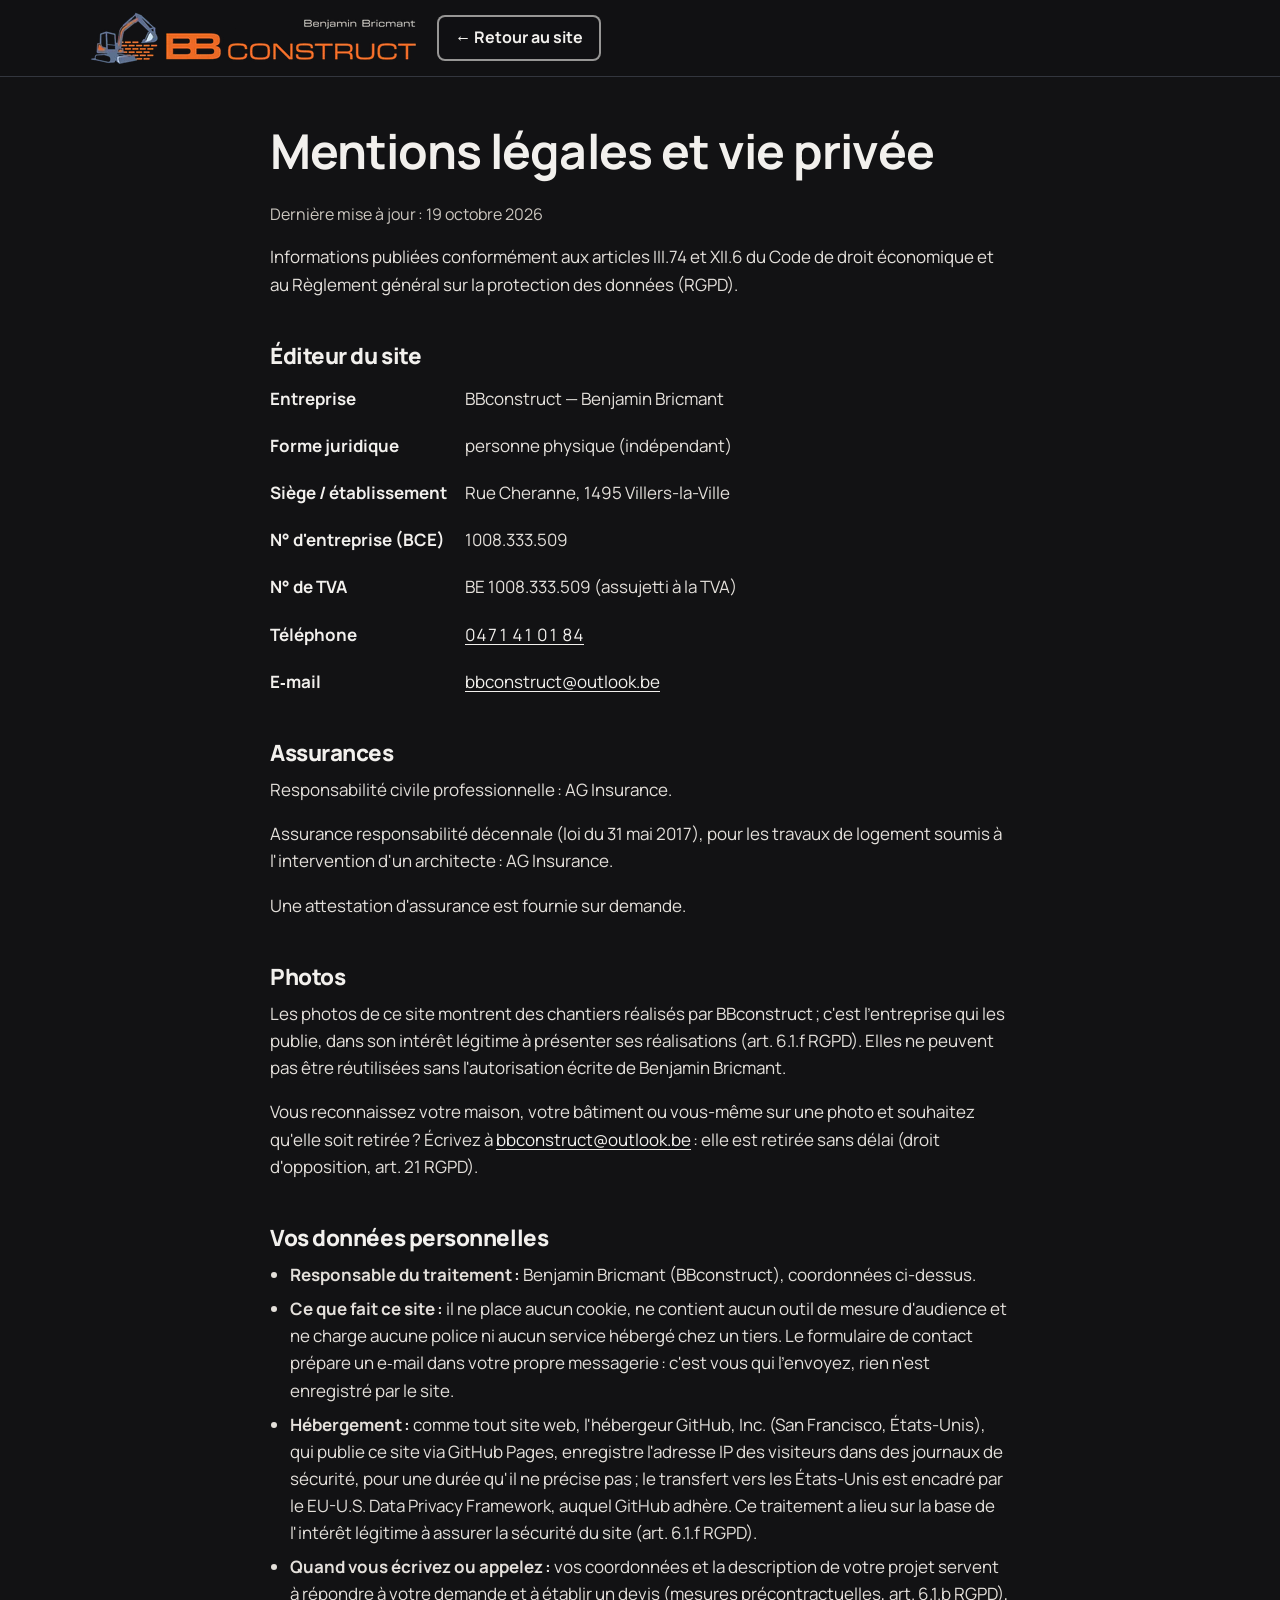
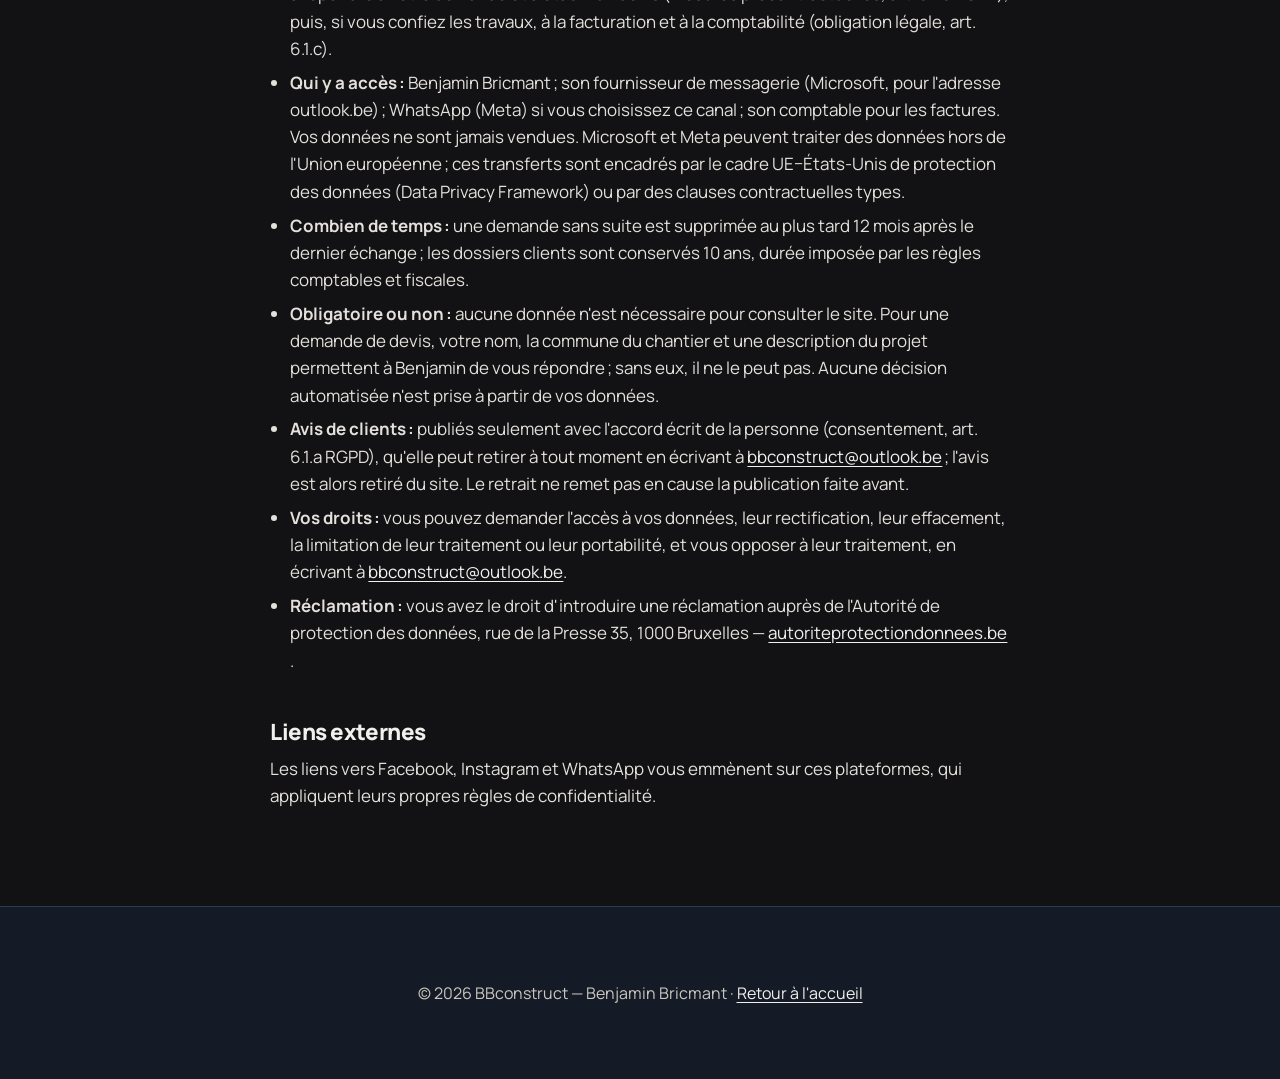
<file: mentions-legales/index.html>
<!doctype html>
<html lang="fr-BE">
<head>
  <meta charset="utf-8">
  <meta name="viewport" content="width=device-width, initial-scale=1">
  <script>document.documentElement.classList.add("js");</script>
  <title>Mentions légales et vie privée | BBconstruct</title>
  <meta name="description" content="Mentions légales de BBconstruct, Benjamin Bricmant, maçon à Villers-la-Ville et Sombreffe : entreprise, assurances, données personnelles et cookies.">
  <meta name="robots" content="noindex, follow">
  <link rel="canonical" href="https://www.bbconstruct.site/mentions-legales/">
  <meta name="theme-color" content="#121214">
  <link rel="icon" type="image/png" sizes="32x32" href="../assets/brand/favicon-32.png?v=e99e50d790">
  <link rel="icon" type="image/png" sizes="192x192" href="../assets/brand/favicon-192.png?v=e99e50d790">
  <link rel="preload" href="../assets/fonts/manrope-latin-wght-normal.woff2?v=a30ddcd349" as="font" type="font/woff2" crossorigin>
  <link rel="stylesheet" href="../assets/css/style.768e60213f.css">
</head>
<body>
  <a class="skip" href="#contenu">Aller au contenu</a>
  <header class="site-header is-solid">
    <div class="wrap header-in">
      <a class="brand" href="../" aria-label="BBconstruct, Benjamin Bricmant — accueil">
        <img src="../assets/brand/logo-header.webp?v=e99e50d790" srcset="../assets/brand/logo-header-1x.webp?v=e99e50d790 1x, ../assets/brand/logo-header.webp?v=e99e50d790 2x" width="654" height="104" alt="">
      </a>
      <a class="btn btn-sm btn-ghost back" href="../">← Retour au site</a>
    </div>
  </header>

  <main id="contenu" class="legal-page">
    <div class="wrap">
      <h1>Mentions légales et vie privée</h1>
            <p class="updated">Dernière mise à jour : 19 octobre 2026</p>
      <p>Informations publiées conformément aux articles III.74 et XII.6 du Code de droit économique et au Règlement général sur la protection des données (RGPD).</p>

      <h2 id="editeur">Éditeur du site</h2>
            <dl>
        <dt>Entreprise</dt><dd>BBconstruct — Benjamin Bricmant</dd>
        <dt>Forme juridique</dt><dd>personne physique (indépendant)</dd>
        <dt>Siège / établissement</dt><dd>Rue Cheranne, 1495 Villers-la-Ville</dd>
        <dt>N° d'entreprise (BCE)</dt><dd>1008.333.509</dd>
        <dt>N° de TVA</dt><dd>BE 1008.333.509 (assujetti à la TVA)</dd>
        <dt>Téléphone</dt><dd><a href="tel:+32471410184">0471 41 01 84</a></dd>
        <dt>E‑mail</dt><dd><a href="mailto:bbconstruct@outlook.be">bbconstruct@outlook.be</a></dd>
      </dl>

      <h2 id="assurances">Assurances</h2>
      <p>Responsabilité civile professionnelle : AG Insurance.</p>
      <p>Assurance responsabilité décennale (loi du 31 mai 2017), pour les travaux de logement soumis à l'intervention d'un architecte : AG Insurance.</p>
      <p>Une attestation d'assurance est fournie sur demande.</p>

      <h2 id="photos">Photos</h2>
            <p>Les photos de ce site montrent des chantiers réalisés par BBconstruct ; c'est l'entreprise qui les publie, dans son intérêt légitime à présenter ses réalisations (art. 6.1.f RGPD). Elles ne peuvent pas être réutilisées sans l'autorisation écrite de Benjamin Bricmant.</p>
      <p>Vous reconnaissez votre maison, votre bâtiment ou vous-même sur une photo et souhaitez qu'elle soit retirée ? Écrivez à <a href="mailto:bbconstruct@outlook.be">bbconstruct@outlook.be</a> : elle est retirée sans délai (droit d'opposition, art. 21 RGPD).</p>

      <h2 id="donnees">Vos données personnelles</h2>
      <ul>
        <li><strong>Responsable du traitement :</strong> Benjamin Bricmant (BBconstruct), coordonnées ci-dessus.</li>
                <li><strong>Ce que fait ce site :</strong> il ne place aucun cookie, ne contient aucun outil de mesure d'audience et ne charge aucune police ni aucun service hébergé chez un tiers. Le formulaire de contact prépare un e‑mail dans votre propre messagerie : c'est vous qui l'envoyez, rien n'est enregistré par le site.</li>
        <li><strong>Hébergement :</strong> comme tout site web, l'hébergeur GitHub, Inc. (San Francisco, États-Unis), qui publie ce site via GitHub Pages, enregistre l'adresse IP des visiteurs dans des journaux de sécurité, pour une durée qu'il ne précise pas ; le transfert vers les États-Unis est encadré par le EU-U.S. Data Privacy Framework, auquel GitHub adhère. Ce traitement a lieu sur la base de l'intérêt légitime à assurer la sécurité du site (art. 6.1.f RGPD).</li>
        <li><strong>Quand vous écrivez ou appelez :</strong> vos coordonnées et la description de votre projet servent à répondre à votre demande et à établir un devis (mesures précontractuelles, art. 6.1.b RGPD), puis, si vous confiez les travaux, à la facturation et à la comptabilité (obligation légale, art. 6.1.c).</li>
        <li><strong>Qui y a accès :</strong> Benjamin Bricmant ; son fournisseur de messagerie (Microsoft, pour l'adresse outlook.be) ; WhatsApp (Meta) si vous choisissez ce canal ; son comptable pour les factures. Vos données ne sont jamais vendues. Microsoft et Meta peuvent traiter des données hors de l'Union européenne ; ces transferts sont encadrés par le cadre UE–États-Unis de protection des données (Data Privacy Framework) ou par des clauses contractuelles types.</li>
        <li><strong>Combien de temps :</strong> une demande sans suite est supprimée au plus tard 12 mois après le dernier échange ; les dossiers clients sont conservés 10 ans, durée imposée par les règles comptables et fiscales.</li>
        <li><strong>Obligatoire ou non :</strong> aucune donnée n'est nécessaire pour consulter le site. Pour une demande de devis, votre nom, la commune du chantier et une description du projet permettent à Benjamin de vous répondre ; sans eux, il ne le peut pas. Aucune décision automatisée n'est prise à partir de vos données.</li>
        <li><strong>Avis de clients :</strong> publiés seulement avec l'accord écrit de la personne (consentement, art. 6.1.a RGPD), qu'elle peut retirer à tout moment en écrivant à <a href="mailto:bbconstruct@outlook.be">bbconstruct@outlook.be</a> ; l'avis est alors retiré du site. Le retrait ne remet pas en cause la publication faite avant.</li>
        <li><strong>Vos droits :</strong> vous pouvez demander l'accès à vos données, leur rectification, leur effacement, la limitation de leur traitement ou leur portabilité, et vous opposer à leur traitement, en écrivant à <a href="mailto:bbconstruct@outlook.be">bbconstruct@outlook.be</a>.</li>
        <li><strong>Réclamation :</strong> vous avez le droit d'introduire une réclamation auprès de l'Autorité de protection des données, rue de la Presse 35, 1000 Bruxelles — <a href="https://www.autoriteprotectiondonnees.be" rel="noopener" target="_blank">autoriteprotectiondonnees.be<span class="sr"> (nouvel onglet)</span></a>.</li>
      </ul>

      <h2 id="liens">Liens externes</h2>
      <p>Les liens vers Facebook, Instagram et WhatsApp vous emmènent sur ces plateformes, qui appliquent leurs propres règles de confidentialité.</p>
    </div>
  </main>

  <footer class="site-footer">
    <div class="wrap">
      <p class="legal">© <span id="year">2026</span> BBconstruct — Benjamin Bricmant · <a href="../">Retour à l'accueil</a></p>
    </div>
  </footer>
  <script>document.getElementById("year").textContent = new Date().getFullYear();</script>
</body>
</html>
</file>
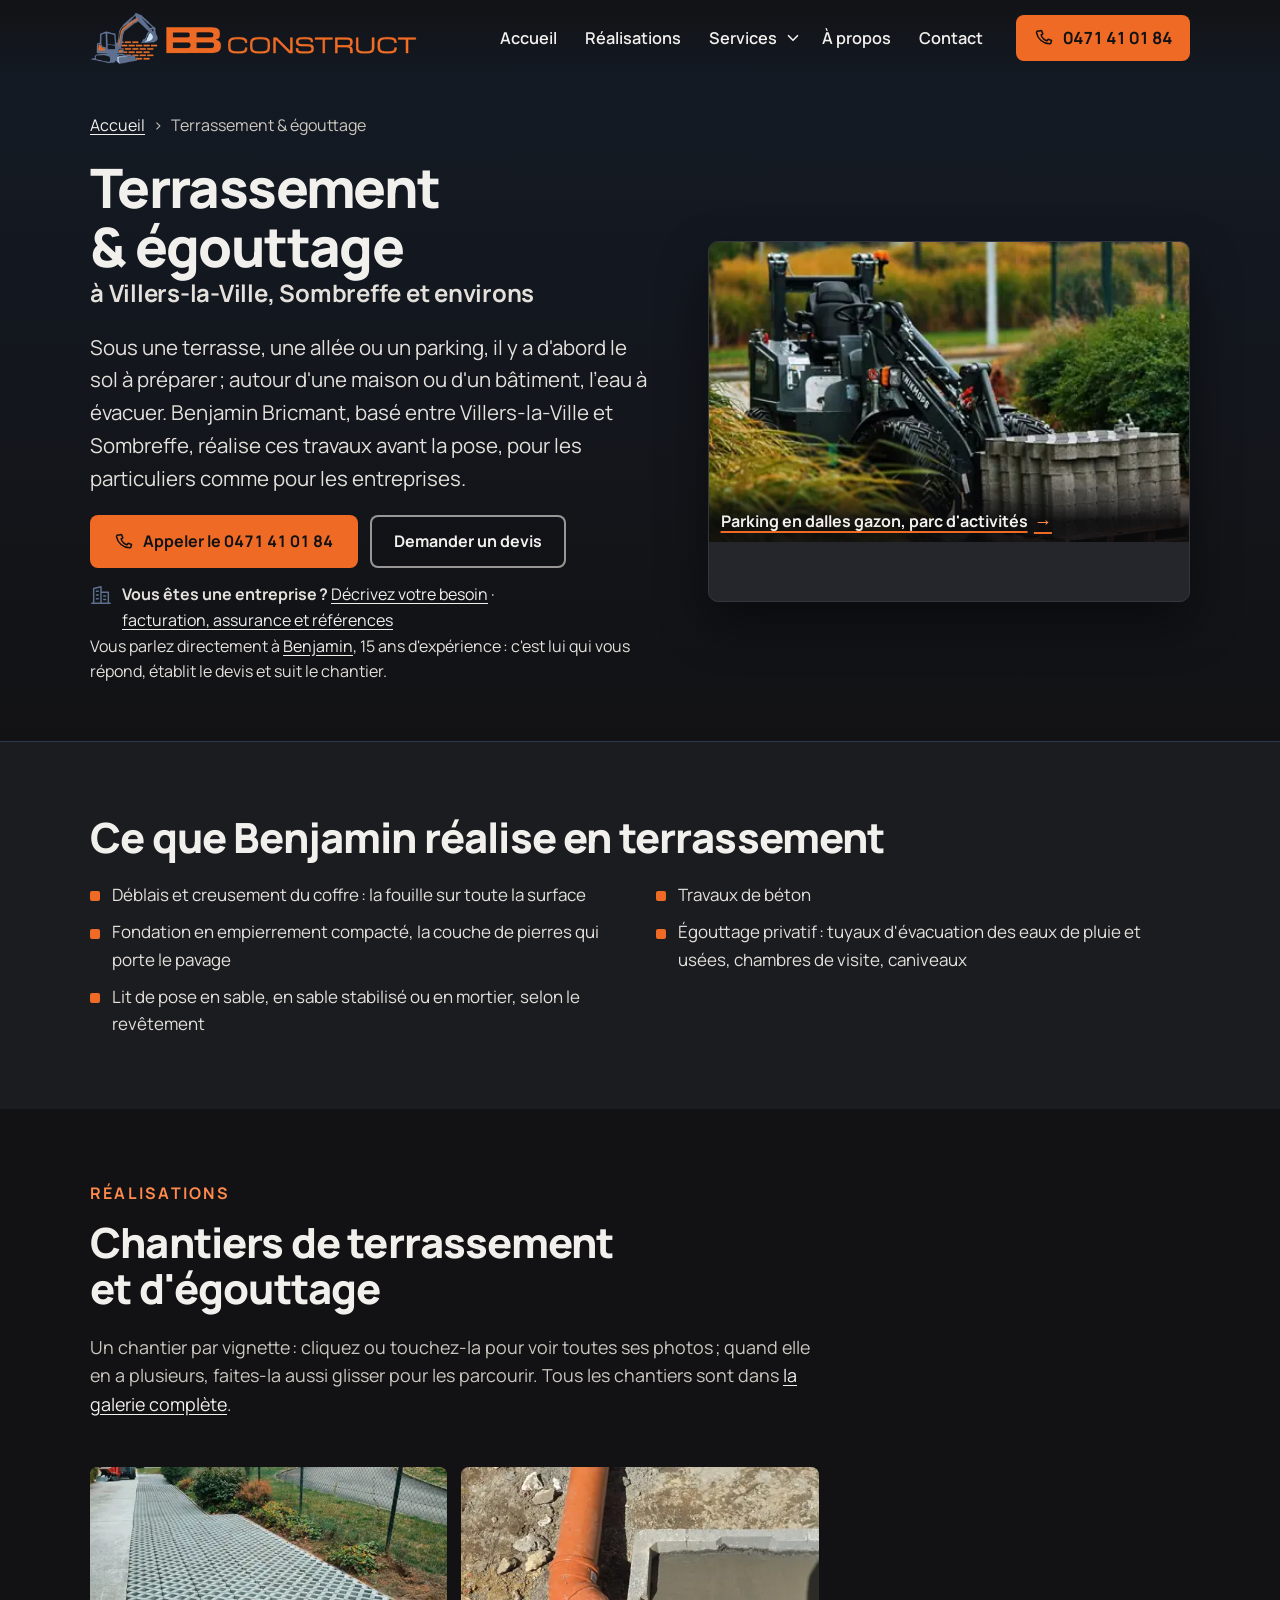
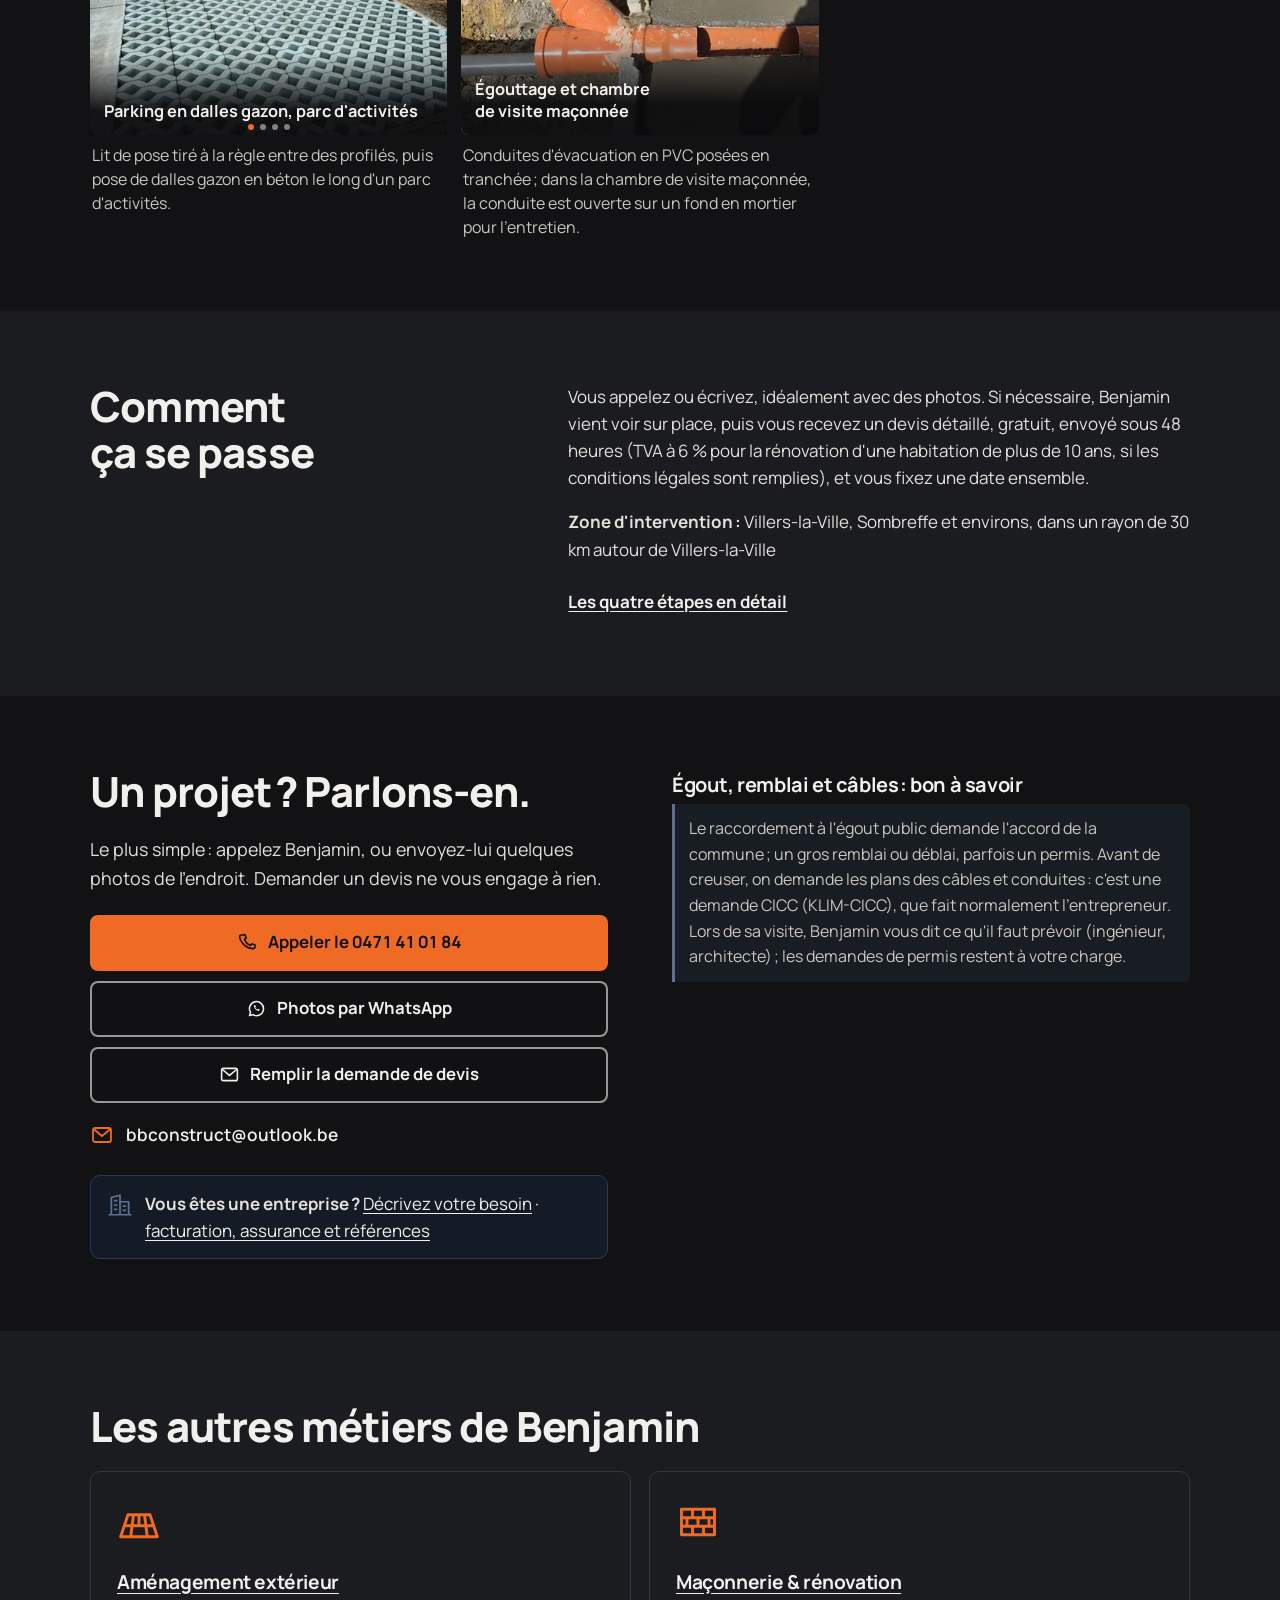
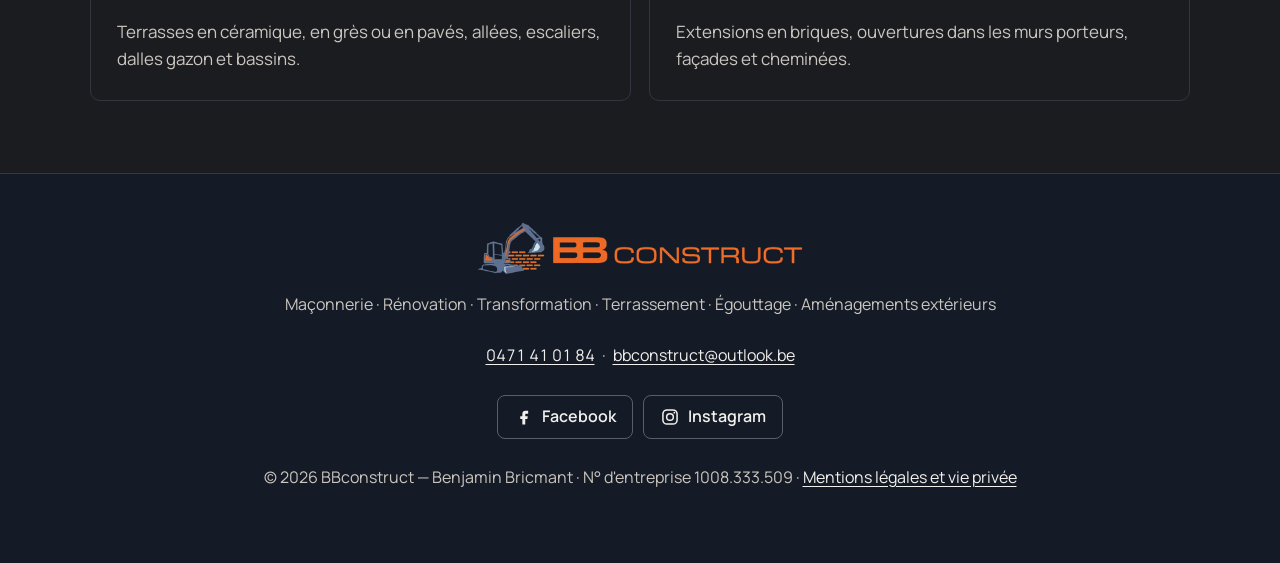
<file: terrassement-egouttage/index.html>
<!doctype html>
<html lang="fr-BE">
<head>
  <meta charset="utf-8">
  <meta name="viewport" content="width=device-width, initial-scale=1">
  <script>document.documentElement.classList.add("js");(function(){var d=document,q=[],out=[],held=0,io,each=function(s,f){[].forEach.call(d.querySelectorAll(s),f);},rel=function(i){if(!i.dataset.src)return;var p=i.parentNode;i.__bb={b:i.getAttribute("src"),s:i.dataset.src,ss:i.dataset.srcset};if(p&&p.tagName==="PICTURE")[].forEach.call(p.querySelectorAll("source[data-srcset]"),function(s){s.__ss=s.dataset.srcset;s.srcset=s.dataset.srcset;s.removeAttribute("data-srcset");});if(i.dataset.srcset)i.srcset=i.dataset.srcset;i.src=i.dataset.src;i.removeAttribute("data-srcset");i.removeAttribute("data-src");out.push(i);},back=function(i){var r=i.__bb,p=i.parentNode;if(p&&p.tagName==="PICTURE")[].forEach.call(p.querySelectorAll("source"),function(s){if(s.__ss){s.removeAttribute("srcset");s.dataset.srcset=s.__ss;}});i.removeAttribute("srcset");if(r.ss)i.dataset.srcset=r.ss;i.dataset.src=r.s;i.src=r.b;q.push(i);},all=function(){go.done=1;if(io)io.disconnect();q.splice(0).forEach(rel);each("img[data-src]",rel);},go=function(){if(go.done)return;go.done=1;if(!window.IntersectionObserver)return all();var c=navigator.connection,m=c&&c.saveData?0:innerWidth<=700?600:1250;io=new IntersectionObserver(function(es){es.forEach(function(e){if(!e.isIntersecting)return;io.unobserve(e.target);if(held)q.push(e.target);else rel(e.target);});},{rootMargin:m+"px 0px"});each("img[data-src]",function(i){io.observe(i);});};window.BB_RELEASE=all;window.BB_HOLD=function(on,keep){held=on;if(!on)return q.splice(0).forEach(rel);out.splice(0).forEach(function(i){if(i!==keep&&!i.complete)back(i);else out.push(i);});};addEventListener("beforeprint",all);addEventListener("load",go);d.addEventListener("DOMContentLoaded",function(){var p=d.querySelector("img[data-lcp]");if(!p||p.complete)return go();p.addEventListener("load",go);p.addEventListener("error",go);});})();document.addEventListener("click",function(e){var b=e.target.closest&&e.target.closest(".nav-toggle");if(!b||window.BB_READY)return;var n=document.getElementById("nav"),o=b.getAttribute("aria-expanded")!=="true";b.setAttribute("aria-expanded",String(o));n.classList.toggle("is-open",o);});document.addEventListener("keydown",function(e){if(e.key!=="Escape"||window.BB_READY)return;var b=document.querySelector(".nav-toggle"),n=document.getElementById("nav");if(n&&n.classList.contains("is-open")){n.classList.remove("is-open");b.setAttribute("aria-expanded","false");b.focus();}});document.addEventListener("DOMContentLoaded",function(){if(!window.BB_READY){document.documentElement.classList.remove("js");window.BB_RELEASE();}});</script>
  <script src="../assets/js/main.d2995ec347.js" defer onerror="document.documentElement.classList.remove('js');window.BB_RELEASE()"></script>
  <title>Terrassement & égouttage à Villers-la-Ville, Sombreffe | BBconstruct</title>
  <meta name="description" content="Déblais, coffre, empierrement et lit de pose sous terrasse, allée ou parking, égouttage privatif. 15 ans d'expérience : appelez Benjamin, 0471 41 01 84.">
  <link rel="canonical" href="https://www.bbconstruct.site/terrassement-egouttage/">
  <meta name="theme-color" content="#121214">
  <meta property="og:type" content="website">
  <meta property="og:locale" content="fr_BE">
  <meta property="og:site_name" content="BBconstruct">
  <meta property="og:title" content="Terrassement & égouttage — BBconstruct, Villers-la-Ville et Sombreffe">
  <meta property="og:description" content="Préparation du sol et égouttage privatif autour d'une maison ou d'un bâtiment, par Benjamin Bricmant.">
  <meta property="og:url" content="https://www.bbconstruct.site/terrassement-egouttage/">
  <meta property="og:image" content="https://www.bbconstruct.site/assets/brand/og-terrassement-egouttage.jpg?v=5423890c8a">
  <meta property="og:image:width" content="1200">
  <meta property="og:image:height" content="630">
  <meta property="og:image:alt" content="Logo BBconstruct, terrassement, égouttage, à côté d'une photo de chantier : chargeur compact portant une palette de dalles gazon devant un bâtiment industriel et une clôture. Villers-la-Ville et Sombreffe, 0471 41 01 84">
  <meta name="twitter:card" content="summary_large_image">
  <meta name="twitter:title" content="Terrassement & égouttage — BBconstruct, Villers-la-Ville et Sombreffe">
  <meta name="twitter:description" content="Préparation du sol et égouttage privatif autour d'une maison ou d'un bâtiment, par Benjamin Bricmant.">
  <meta name="twitter:image" content="https://www.bbconstruct.site/assets/brand/og-terrassement-egouttage.jpg?v=5423890c8a">
  <meta name="twitter:image:alt" content="Logo BBconstruct, terrassement, égouttage, à côté d'une photo de chantier : chargeur compact portant une palette de dalles gazon devant un bâtiment industriel et une clôture. Villers-la-Ville et Sombreffe, 0471 41 01 84">
  <link rel="icon" type="image/png" sizes="32x32" href="../assets/brand/favicon-32.png?v=e99e50d790">
  <link rel="icon" type="image/png" sizes="192x192" href="../assets/brand/favicon-192.png?v=e99e50d790">
  <link rel="apple-touch-icon" href="../assets/brand/favicon-180.png?v=e99e50d790">
  <link rel="preload" href="../assets/fonts/manrope-latin-wght-normal.woff2?v=a30ddcd349" as="font" type="font/woff2" crossorigin>
  <link rel="preload" as="image" href="../assets/img/chargeur-dalles-gazon-band-phone-800.webp?v=1a90f5d9ba" imagesrcset="../assets/img/chargeur-dalles-gazon-band-phone-480.webp?v=1a90f5d9ba 480w, ../assets/img/chargeur-dalles-gazon-band-phone-800.webp?v=1a90f5d9ba 800w" imagesizes="calc((min(100vw, 73.75rem) - 2 * clamp(16px, 4vw, 40px)))" media="(max-width: 700px)" fetchpriority="high">
  <link rel="preload" as="image" href="../assets/img/chargeur-dalles-gazon-band-phone-1200.webp?v=1a90f5d9ba" imagesrcset="../assets/img/chargeur-dalles-gazon-band-phone-800.webp?v=1a90f5d9ba 800w, ../assets/img/chargeur-dalles-gazon-band-phone-1200.webp?v=1a90f5d9ba 1200w, ../assets/img/chargeur-dalles-gazon-band-phone-1600.webp?v=1a90f5d9ba 1600w" imagesizes="calc((min(100vw, 73.75rem) - 2 * clamp(16px, 4vw, 40px)))" media="(min-width: 701px) and (max-width: 56.25em)" fetchpriority="high">
  <link rel="preload" as="image" href="../assets/img/chargeur-dalles-gazon-band-800.webp?v=1a90f5d9ba" imagesrcset="../assets/img/chargeur-dalles-gazon-band-480.webp?v=1a90f5d9ba 480w, ../assets/img/chargeur-dalles-gazon-band-800.webp?v=1a90f5d9ba 800w, ../assets/img/chargeur-dalles-gazon-band-1200.webp?v=1a90f5d9ba 1200w" imagesizes="(min-width: 56.3125em) calc(((min(100vw, 73.75rem) - 2 * clamp(16px, 4vw, 40px)) - clamp(28px, 4vw, 56px)) * .46 - 2px)" media="(min-width: 56.3125em)" fetchpriority="high">
  <link rel="stylesheet" href="../assets/css/style.768e60213f.css">
    <script type="application/ld+json">
  {
    "@context": "https://schema.org",
    "@graph": [
      {
        "@type": "Service",
        "@id": "https://www.bbconstruct.site/terrassement-egouttage/#service",
        "name": "Terrassement et égouttage",
        "serviceType": "Terrassement & égouttage",
        "description": "Sous une terrasse, une allée ou un parking, il y a d'abord le sol à préparer ; autour d'une maison ou d'un bâtiment, l'eau à évacuer. Benjamin Bricmant, basé entre Villers-la-Ville et Sombreffe, réalise ces travaux avant la pose, pour les particuliers comme pour les entreprises.",
        "url": "https://www.bbconstruct.site/terrassement-egouttage/",
        "provider": {"@type": "HomeAndConstructionBusiness", "@id": "https://www.bbconstruct.site/#entreprise", "name": "BBconstruct", "telephone": "+32471410184", "url": "https://www.bbconstruct.site/"},
        "areaServed": [
          {"@type": "City", "name": "Villers-la-Ville", "containedInPlace": {"@type": "Country", "name": "Belgique", "sameAs": "https://www.wikidata.org/wiki/Q31"}},
          {"@type": "City", "name": "Sombreffe", "containedInPlace": {"@type": "Country", "name": "Belgique", "sameAs": "https://www.wikidata.org/wiki/Q31"}}
        ],
        "image": ["https://www.bbconstruct.site/assets/img/chargeur-dalles-gazon-1600.webp?v=330dca89b4", "https://www.bbconstruct.site/assets/img/dalles-gazon-parking-1600.webp?v=8af8be6e57", "https://www.bbconstruct.site/assets/img/egouttage-chambre-visite-1600.webp?v=7f958bbdc9"]
      },
      {
        "@type": "BreadcrumbList",
        "itemListElement": [
          {"@type": "ListItem", "position": 1, "name": "Accueil", "item": "https://www.bbconstruct.site/"},
          {"@type": "ListItem", "position": 2, "name": "Terrassement & égouttage", "item": "https://www.bbconstruct.site/terrassement-egouttage/"}
        ]
      }
    ]
  }
  </script>
</head>
<body data-page="terrassement-egouttage">
  <a class="skip" href="#contenu">Aller au contenu</a>

  <header class="site-header">
    <div class="wrap header-in">
      <a class="brand" href="../" aria-label="BBconstruct, Benjamin Bricmant — accueil">
        <picture>
          <source media="(max-width: 30em)" srcset="../assets/brand/logo-header-mobile.webp?v=e99e50d790" width="503" height="80">
          <img src="../assets/brand/logo-header.webp?v=e99e50d790" srcset="../assets/brand/logo-header-1x.webp?v=e99e50d790 1x, ../assets/brand/logo-header.webp?v=e99e50d790 2x" width="654" height="104" alt="">
        </picture>
      </a>
      <button class="nav-toggle" type="button" aria-expanded="false" aria-controls="nav">
        <span class="bars" aria-hidden="true"></span><span class="nav-toggle-label">Menu</span>
      </button>
      <nav class="nav" id="nav" aria-label="Navigation principale">
        <ul>
          <li><a href="../">Accueil</a></li>
          <li><a href="../#realisations">Réalisations</a></li>
          <li class="has-sub"><a href="../#services">Services</a><button type="button" class="sub-toggle" aria-expanded="false" aria-controls="sub-services"><span class="sr">Pages des services</span><svg class="ico" aria-hidden="true"><use href="#i-chevron"/></svg></button>
            <ul class="sub" id="sub-services">
              <li><a href="../amenagement-exterieur/">Aménagement extérieur</a></li>
              <li><a href="../maconnerie-renovation/">Maçonnerie &amp; rénovation</a></li>
              <li><a href="../terrassement-egouttage/" aria-current="page">Terrassement &amp; égouttage</a></li>
            </ul>
          </li>
          <li><a href="../#a-propos">À propos</a></li>
          <li><a href="#contact">Contact</a></li>
        </ul>
        <a class="btn btn-orange btn-block nav-call" href="tel:+32471410184">
          <svg class="ico" aria-hidden="true"><use href="#i-phone"/></svg>Appeler le 0471 41 01 84
        </a>
      </nav>
      <a class="btn btn-sm btn-orange header-call" href="tel:+32471410184" aria-label="Appeler le 0471 41 01 84">
        <svg class="ico" aria-hidden="true"><use href="#i-phone"/></svg><span class="header-call-text" aria-hidden="true">0471 41 01 84</span>
      </a>
    </div>
  </header>

  <main id="contenu">
    <section class="page-hero" aria-labelledby="page-title">
      <div class="wrap page-hero-in">
        <div class="page-hero-text">
          <nav class="crumbs" aria-label="Fil d'Ariane">
            <ol>
              <li><a href="../">Accueil</a></li>
              <li><span aria-current="page">Terrassement &amp; égouttage</span></li>
            </ol>
          </nav>
          <h1 id="page-title">Terrassement &amp; égouttage <span class="h1-where">à <span class="nw">Villers-la-Ville</span>, Sombreffe et environs</span></h1>
          <p class="lead">Sous une terrasse, une allée ou un parking, il y a d'abord le sol à préparer ; autour d'une maison ou d'un bâtiment, l'eau à évacuer. Benjamin Bricmant, basé entre <span class="nw">Villers-la-Ville</span> et Sombreffe, réalise ces travaux avant la pose, pour les particuliers comme pour les entreprises.</p>
          <div class="cta-row">
            <a class="btn btn-orange" href="tel:+32471410184"><svg class="ico" aria-hidden="true"><use href="#i-phone"/></svg><span class="btn-label">Appeler le <span class="tel-n">0471 41 01 84</span></span></a>
            <a class="btn btn-ghost svc-quote" href="../?devis=terrassement&amp;depuis=terrassement-egouttage#contact-form">Demander un devis<span class="sr"> : terrassement & égouttage</span></a>
          </div>          <p class="hero-pro"><svg class="ico" aria-hidden="true"><use href="#i-building"/></svg><span><strong><span class="pro-long">Vous êtes une entreprise ?</span><span class="pro-short">Entreprise ?</span></strong> <a class="hero-pro-form" href="../?devis=terrassement&amp;qui=pro&amp;depuis=terrassement-egouttage#contact-form">Décrivez votre besoin</a><span class="pro-box"> ·&nbsp;<a class="hero-pro-box" href="../#entreprises">facturation, assurance et références</a></span></span></p>
          <p class="hero-reassure">Vous parlez directement à <a href="../#a-propos">Benjamin<span class="sr"> (qui il est, son parcours)</span></a>, 15 ans d'expérience : c'est lui qui vous répond, établit le devis et suit le chantier.</p>
        </div>        <figure class="page-hero-photo" aria-labelledby="band-cap">
          <picture>
            <source media="(min-width: 56.3125em)" srcset="../assets/img/chargeur-dalles-gazon-band-480.webp?v=1a90f5d9ba 480w, ../assets/img/chargeur-dalles-gazon-band-800.webp?v=1a90f5d9ba 800w, ../assets/img/chargeur-dalles-gazon-band-1200.webp?v=1a90f5d9ba 1200w" sizes="(min-width: 56.3125em) calc(((min(100vw, 73.75rem) - 2 * clamp(16px, 4vw, 40px)) - clamp(28px, 4vw, 56px)) * .46 - 2px)" width="800" height="600">
            <source media="(min-width: 701px)" srcset="../assets/img/chargeur-dalles-gazon-band-phone-800.webp?v=1a90f5d9ba 800w, ../assets/img/chargeur-dalles-gazon-band-phone-1200.webp?v=1a90f5d9ba 1200w, ../assets/img/chargeur-dalles-gazon-band-phone-1600.webp?v=1a90f5d9ba 1600w" sizes="calc((min(100vw, 73.75rem) - 2 * clamp(16px, 4vw, 40px)))" width="800" height="450">
            <img src="../assets/img/chargeur-dalles-gazon-band-phone-800.webp?v=1a90f5d9ba" srcset="../assets/img/chargeur-dalles-gazon-band-phone-480.webp?v=1a90f5d9ba 480w, ../assets/img/chargeur-dalles-gazon-band-phone-800.webp?v=1a90f5d9ba 800w" sizes="calc((min(100vw, 73.75rem) - 2 * clamp(16px, 4vw, 40px)))" width="800" height="450" fetchpriority="high" data-lcp elementtiming="opening-photo" alt="Chargeur articulé compact transportant une palette de dalles gazon sur le chantier">
          </picture>
          <figcaption><a href="#chantier-parking-dalles-gazon" aria-describedby="band-go"><span id="band-cap">Parking en dalles gazon, parc d&#x27;activités</span><span class="cap-go" aria-hidden="true">→</span></a><span id="band-go" hidden>voir ce chantier</span></figcaption>
        </figure>
      </div>
    </section>
    <section class="section section-compact section-alt" id="travaux" aria-labelledby="travaux-title">
      <div class="wrap">
        <h2 id="travaux-title">Ce que Benjamin réalise en terrassement</h2>
        <ul class="svc-list">
                    <li>Déblais et creusement du coffre : la fouille sur toute la surface</li>
          <li>Fondation en empierrement compacté, la couche de pierres qui porte le pavage</li>
          <li>Lit de pose en sable, en sable stabilisé ou en mortier, selon le revêtement</li>
                    <li>Travaux de béton</li>
                    <li>Égouttage privatif : tuyaux d'évacuation des eaux de pluie et usées, chambres de visite, caniveaux</li>
        </ul>
      </div>
    </section>


    <section class="section section-compact" id="chantiers" aria-labelledby="real-title">
      <div class="wrap">
        <header class="sec-head">
          <p class="eyebrow">Réalisations</p>
          <h2 id="real-title">Chantiers de terrassement et d'égouttage</h2>
          <p class="sec-lead">Un chantier par vignette<span class="js-only"> : cliquez ou touchez-la pour voir toutes ses photos ; quand elle en a plusieurs, faites-la aussi glisser pour les parcourir</span>. Tous les chantiers sont dans <a href="../#realisations">la galerie complète</a>.</p>
        </header>
        <p class="sr" id="gallery-status" aria-live="polite"></p>
        <ul class="gallery gallery-page" id="gallery">
                <li class="g-item" id="chantier-parking-dalles-gazon" data-cat="terrassement" data-id="parking-dalles-gazon" data-cut="0.0 0.2624 1.0 0.825" data-pro="1" data-quote-cat="exterieur">
          <a class="g-link" href="../assets/img/dalles-gazon-parking-1600.webp?v=8af8be6e57" aria-labelledby="cap-parking-dalles-gazon capn-parking-dalles-gazon" aria-describedby="img-parking-dalles-gazon" style="background-color: #88958d; background-image: url([data-uri])">
            <span class="g-cap"><span id="cap-parking-dalles-gazon">Parking en dalles gazon, parc d&#x27;activités</span><span class="sr" id="capn-parking-dalles-gazon"> — 4 photos, agrandir</span></span>
            <picture><source media="(min-width: 521px)" data-srcset="../assets/img/dalles-gazon-parking-cover-480.webp?v=98615f4933 480w, ../assets/img/dalles-gazon-parking-cover-800.webp?v=98615f4933 800w, ../assets/img/dalles-gazon-parking-cover-1200.webp?v=98615f4933 1200w" sizes="(max-width: 520px) calc((min(100vw, 73.75rem) - 2 * clamp(16px, 4vw, 40px))), (max-width: 900px) calc(((min(100vw, 73.75rem) - 2 * clamp(16px, 4vw, 40px)) - 14px) / 2), calc(((min(100vw, 73.75rem) - 2 * clamp(16px, 4vw, 40px)) - 28px) / 3)"><img src="[data-uri]" data-src="../assets/img/dalles-gazon-parking-cover-800.webp?v=98615f4933" data-srcset="../assets/img/dalles-gazon-parking-cover-480.webp?v=98615f4933 480w, ../assets/img/dalles-gazon-parking-cover-800.webp?v=98615f4933 800w" sizes="(max-width: 520px) calc((min(100vw, 73.75rem) - 2 * clamp(16px, 4vw, 40px))), (max-width: 900px) calc(((min(100vw, 73.75rem) - 2 * clamp(16px, 4vw, 40px)) - 14px) / 2), calc(((min(100vw, 73.75rem) - 2 * clamp(16px, 4vw, 40px)) - 28px) / 3)" width="800" height="600" loading="lazy" decoding="async" id="img-parking-dalles-gazon" alt="Bande de stationnement en dalles gazon béton le long d&#x27;une clôture dans un parc d&#x27;activités, camionnette BBconstruct au fond"></picture>
            <noscript><img src="../assets/img/dalles-gazon-parking-cover-800.webp?v=98615f4933" srcset="../assets/img/dalles-gazon-parking-cover-480.webp?v=98615f4933 480w, ../assets/img/dalles-gazon-parking-cover-800.webp?v=98615f4933 800w" sizes="(max-width: 520px) calc((min(100vw, 73.75rem) - 2 * clamp(16px, 4vw, 40px))), (max-width: 900px) calc(((min(100vw, 73.75rem) - 2 * clamp(16px, 4vw, 40px)) - 14px) / 2), calc(((min(100vw, 73.75rem) - 2 * clamp(16px, 4vw, 40px)) - 28px) / 3)" width="800" height="600" loading="lazy" decoding="async" alt="Bande de stationnement en dalles gazon béton le long d&#x27;une clôture dans un parc d&#x27;activités, camionnette BBconstruct au fond"></noscript>
            <span class="g-meta" aria-hidden="true"><span class="g-n">4 photos</span></span>
          </a>
          <p class="g-sum">Lit de pose tiré à la règle entre des profilés, puis pose de dalles gazon en béton le long d&#x27;un parc d&#x27;activités.</p>
          <ul class="g-set" hidden data-title="Parking en dalles gazon, parc d&#x27;activités" data-summary="Lit de pose tiré à la règle entre des profilés, puis pose de dalles gazon en béton le long d&#x27;un parc d&#x27;activités.">
            <li data-src="../assets/img/dalles-gazon-parking-1200.webp?v=8af8be6e57" data-srcset="../assets/img/dalles-gazon-parking-800.webp?v=8af8be6e57 800w, ../assets/img/dalles-gazon-parking-1200.webp?v=8af8be6e57 1200w, ../assets/img/dalles-gazon-parking-1600.webp?v=8af8be6e57 1600w" data-w="1600" data-h="2133" data-alt="Bande de stationnement en dalles gazon béton le long d&#x27;une clôture dans un parc d&#x27;activités, camionnette BBconstruct au fond" data-cap="Dalles gazon posées, alvéoles encore vides"></li>
            <li data-src="../assets/img/lit-de-pose-regle-1200.webp?v=dcf6c90247" data-srcset="../assets/img/lit-de-pose-regle-800.webp?v=dcf6c90247 800w, ../assets/img/lit-de-pose-regle-1200.webp?v=dcf6c90247 1200w, ../assets/img/lit-de-pose-regle-1600.webp?v=dcf6c90247 1600w" data-w="1600" data-h="1200" data-alt="Sable de pose tiré à la règle entre deux profilés de niveau, parking en préparation balisé de rubalise" data-cap="Lit de pose tiré à la règle" data-card="../assets/img/lit-de-pose-regle-480.webp?v=dcf6c90247 480w, ../assets/img/lit-de-pose-regle-800.webp?v=dcf6c90247 800w" data-ph="[data-uri]"></li>
            <li data-src="../assets/img/lit-de-pose-ras-1200.webp?v=01996e0b72" data-srcset="../assets/img/lit-de-pose-ras-800.webp?v=01996e0b72 800w, ../assets/img/lit-de-pose-ras-1200.webp?v=01996e0b72 1200w, ../assets/img/lit-de-pose-ras-1600.webp?v=01996e0b72 1600w" data-w="1600" data-h="2133" data-alt="Lit de pose réglé, vu au ras du sol, bordures de part et d&#x27;autre" data-cap="Lit de pose vu au ras du sol" data-card="../assets/img/lit-de-pose-ras-cover-480.webp?v=15f7713dab 480w, ../assets/img/lit-de-pose-ras-cover-800.webp?v=15f7713dab 800w" data-card-cut="0.0 0.2187 1.0 0.7813" data-ph="[data-uri]"></li>
            <li data-src="../assets/img/chargeur-dalles-gazon-1200.webp?v=330dca89b4" data-srcset="../assets/img/chargeur-dalles-gazon-800.webp?v=330dca89b4 800w, ../assets/img/chargeur-dalles-gazon-1200.webp?v=330dca89b4 1200w, ../assets/img/chargeur-dalles-gazon-1600.webp?v=330dca89b4 1600w" data-w="1600" data-h="2133" data-alt="Chargeur articulé compact transportant une palette de dalles gazon sur le chantier" data-cap="Approvisionnement des dalles au chargeur" data-card="../assets/img/chargeur-dalles-gazon-cover-480.webp?v=ad44673af8 480w, ../assets/img/chargeur-dalles-gazon-cover-800.webp?v=ad44673af8 800w" data-card-cut="0.0 0.2188 1.0 0.7812" data-ph="[data-uri]"></li>
          </ul>
        </li>
                <li class="g-item" id="chantier-egouttage" data-cat="terrassement" data-id="egouttage" data-cut="0.0 0.3227 1.0 0.9193">
          <a class="g-link" href="../assets/img/egouttage-chambre-visite-1600.webp?v=7f958bbdc9" aria-labelledby="cap-egouttage capn-egouttage" aria-describedby="img-egouttage" style="background-color: #937c66; background-image: url([data-uri])">
            <span class="g-cap"><span id="cap-egouttage">Égouttage et chambre de visite maçonnée</span><span class="sr" id="capn-egouttage"> — 1 photo, agrandir</span></span>
            <picture><source media="(min-width: 521px)" data-srcset="../assets/img/egouttage-chambre-visite-cover-480.webp?v=d26be0f7f8 480w, ../assets/img/egouttage-chambre-visite-cover-800.webp?v=d26be0f7f8 800w, ../assets/img/egouttage-chambre-visite-cover-1200.webp?v=d26be0f7f8 1200w" sizes="(max-width: 520px) calc((min(100vw, 73.75rem) - 2 * clamp(16px, 4vw, 40px))), (max-width: 900px) calc(((min(100vw, 73.75rem) - 2 * clamp(16px, 4vw, 40px)) - 14px) / 2), calc(((min(100vw, 73.75rem) - 2 * clamp(16px, 4vw, 40px)) - 28px) / 3)"><img src="[data-uri]" data-src="../assets/img/egouttage-chambre-visite-cover-800.webp?v=d26be0f7f8" data-srcset="../assets/img/egouttage-chambre-visite-cover-480.webp?v=d26be0f7f8 480w, ../assets/img/egouttage-chambre-visite-cover-800.webp?v=d26be0f7f8 800w" sizes="(max-width: 520px) calc((min(100vw, 73.75rem) - 2 * clamp(16px, 4vw, 40px))), (max-width: 900px) calc(((min(100vw, 73.75rem) - 2 * clamp(16px, 4vw, 40px)) - 14px) / 2), calc(((min(100vw, 73.75rem) - 2 * clamp(16px, 4vw, 40px)) - 28px) / 3)" width="800" height="600" loading="lazy" decoding="async" id="img-egouttage" alt="Descente d&#x27;eau de pluie raccordée à une conduite en PVC posée en tranchée, qui traverse une chambre de visite maçonnée en blocs où elle est ouverte sur un fond en mortier"></picture>
            <noscript><img src="../assets/img/egouttage-chambre-visite-cover-800.webp?v=d26be0f7f8" srcset="../assets/img/egouttage-chambre-visite-cover-480.webp?v=d26be0f7f8 480w, ../assets/img/egouttage-chambre-visite-cover-800.webp?v=d26be0f7f8 800w" sizes="(max-width: 520px) calc((min(100vw, 73.75rem) - 2 * clamp(16px, 4vw, 40px))), (max-width: 900px) calc(((min(100vw, 73.75rem) - 2 * clamp(16px, 4vw, 40px)) - 14px) / 2), calc(((min(100vw, 73.75rem) - 2 * clamp(16px, 4vw, 40px)) - 28px) / 3)" width="800" height="600" loading="lazy" decoding="async" alt="Descente d&#x27;eau de pluie raccordée à une conduite en PVC posée en tranchée, qui traverse une chambre de visite maçonnée en blocs où elle est ouverte sur un fond en mortier"></noscript>
            <span class="g-meta" aria-hidden="true"></span>
          </a>
          <p class="g-sum">Conduites d&#x27;évacuation en PVC posées en tranchée ; dans la chambre de visite maçonnée, la conduite est ouverte sur un fond en mortier pour l&#x27;entretien.</p>
          <ul class="g-set" hidden data-title="Égouttage et chambre de visite maçonnée" data-summary="Conduites d&#x27;évacuation en PVC posées en tranchée ; dans la chambre de visite maçonnée, la conduite est ouverte sur un fond en mortier pour l&#x27;entretien.">
            <li data-src="../assets/img/egouttage-chambre-visite-1200.webp?v=7f958bbdc9" data-srcset="../assets/img/egouttage-chambre-visite-800.webp?v=7f958bbdc9 800w, ../assets/img/egouttage-chambre-visite-1200.webp?v=7f958bbdc9 1200w, ../assets/img/egouttage-chambre-visite-1600.webp?v=7f958bbdc9 1600w" data-w="1600" data-h="2011" data-alt="Descente d&#x27;eau de pluie raccordée à une conduite en PVC posée en tranchée, qui traverse une chambre de visite maçonnée en blocs où elle est ouverte sur un fond en mortier" data-cap="Conduite et chambre de visite maçonnée"></li>
          </ul>
        </li>
        </ul>
        <div class="more-row" hidden>
          <button type="button" class="btn btn-ghost" id="more">Afficher plus de chantiers</button>
        </div>
      </div>
    </section>

    <section class="section section-compact section-alt" id="deroulement" aria-labelledby="steps-title">
      <div class="wrap svc-steps">
        <h2 id="steps-title">Comment ça se passe</h2>
                <p>Vous appelez ou écrivez, idéalement avec des photos. Si nécessaire, Benjamin vient voir sur place, puis vous recevez un devis détaillé, gratuit, envoyé sous 48 heures (TVA à 6 % pour la rénovation d'une habitation de plus de 10 ans, si les conditions légales sont remplies), et vous fixez une date ensemble.</p>
                <p class="svc-area"><strong>Zone d'intervention :</strong> <span class="nw">Villers-la-Ville</span>, Sombreffe et environs, dans un rayon de 30 km autour de Villers-la-Ville</p>
        <p class="svc-steps-link"><a href="../#etapes">Les quatre étapes en détail</a></p>
      </div>
    </section>

    <section class="section section-compact" id="contact" aria-labelledby="contact-title">
      <div class="wrap svc-contact">
        <div class="contact-info">
          <h2 id="contact-title">Un projet ? Parlons-en.</h2>
                    <p class="contact-lead">Le plus simple : appelez Benjamin, ou envoyez-lui quelques photos de l'endroit. Demander un devis ne vous engage à rien.</p>
          <div class="contact-actions">
            <a class="btn btn-orange btn-lg" href="tel:+32471410184"><svg class="ico" aria-hidden="true"><use href="#i-phone"/></svg><span class="btn-label">Appeler le <span class="tel-n">0471 41 01 84</span></span></a>
            <a class="btn btn-ghost btn-lg" href="https://wa.me/32471410184?text=Bonjour%20Benjamin%2C%20je%20vous%20contacte%20depuis%20votre%20site%20pour%20un%20projet%20de%20terrassement%20ou%20d%27%C3%A9gouttage%20%3A%20" rel="noopener" target="_blank"><svg class="ico" aria-hidden="true"><use href="#i-whatsapp"/></svg>Photos par WhatsApp<span class="sr"> (nouvel onglet)</span></a>
            <a class="btn btn-ghost btn-lg svc-quote" href="../?devis=terrassement&amp;depuis=terrassement-egouttage#contact-form"><svg class="ico" aria-hidden="true"><use href="#i-mail"/></svg>Remplir la demande de devis</a>
          </div>
          <ul class="contact-list">
            <li><svg class="ico" aria-hidden="true"><use href="#i-mail"/></svg><span class="cl-text"><a href="mailto:bbconstruct@outlook.be">bbconstruct@outlook.be</a></span></li>
          </ul>          <p class="svc-pro"><svg class="ico" aria-hidden="true"><use href="#i-building"/></svg><span><strong>Vous êtes une entreprise ?</strong> <a class="svc-pro-form" href="../?devis=terrassement&amp;qui=pro&amp;depuis=terrassement-egouttage#contact-form">Décrivez votre besoin</a> ·&nbsp;<a href="../#entreprises">facturation, assurance et références</a></span></p>
        </div>
        <div class="svc-permit">
          <h3 class="permit-title" id="bon-a-savoir">Égout, remblai et câbles : bon à savoir</h3>
                    <p class="permit-note">Le raccordement à l'égout public demande l'accord de la commune ; un gros remblai ou déblai, parfois un permis. Avant de creuser, on demande les plans des câbles et conduites : c'est une demande CICC (KLIM-CICC), que fait normalement l'entrepreneur. Lors de sa visite, Benjamin vous dit ce qu'il faut prévoir (ingénieur, architecte) ; les demandes de permis restent à votre charge.</p>
        </div>
      </div>
    </section>

    <section class="section section-compact section-alt" id="autres-services" aria-labelledby="others-title">
      <div class="wrap">
        <h2 id="others-title">Les autres métiers de Benjamin</h2>
        <ul class="cards svc-others">
          <li class="card">
            <svg class="ico ico-lg" aria-hidden="true"><use href="#i-paving"/></svg>
            <h3><a class="svc-other" href="../amenagement-exterieur/">Aménagement extérieur</a></h3>
            <p>Terrasses en céramique, en grès ou en pavés, allées, escaliers, dalles gazon et bassins.</p>
          </li>
          <li class="card">
            <svg class="ico ico-lg" aria-hidden="true"><use href="#i-wall"/></svg>
            <h3><a class="svc-other" href="../maconnerie-renovation/">Maçonnerie &amp; rénovation</a></h3>
            <p>Extensions en briques, ouvertures dans les murs porteurs, façades et cheminées.</p>
          </li>
        </ul>
      </div>
    </section>
  </main>

  <footer class="site-footer">
    <div class="wrap footer-in">
      <picture>
        <source media="(max-width: 30em)" srcset="../assets/brand/logo-header-mobile.webp?v=e99e50d790" width="503" height="80">
        <img src="../assets/brand/logo-header.webp?v=e99e50d790" srcset="../assets/brand/logo-header-1x.webp?v=e99e50d790 1x, ../assets/brand/logo-header.webp?v=e99e50d790 2x" width="654" height="104" alt="BBconstruct, Benjamin Bricmant" class="footer-logo" loading="lazy">
      </picture>
      <p>Maçonnerie · Rénovation · Transformation · Terrassement · Égouttage · Aménagements extérieurs</p>
      <p class="footer-contact"><a href="tel:+32471410184">0471 41 01 84</a> <span aria-hidden="true">·</span> <a href="mailto:bbconstruct@outlook.be">bbconstruct@outlook.be</a></p>
      <ul class="socials footer-socials" aria-label="Réseaux sociaux">
        <li><a href="https://www.facebook.com/profile.php?id=61558413994989" rel="noopener" target="_blank"><svg class="ico" aria-hidden="true"><use href="#i-fb"/></svg><span class="sr">Voir les chantiers sur </span>Facebook<span class="sr"> (nouvel onglet)</span></a></li>
        <li><a href="https://www.instagram.com/benjaminbricmantbbconstruct/" rel="noopener" target="_blank"><svg class="ico" aria-hidden="true"><use href="#i-ig"/></svg><span class="sr">Suivre sur </span>Instagram<span class="sr"> (nouvel onglet)</span></a></li>
      </ul>
            <p class="legal">© <span id="year">2026</span> BBconstruct — Benjamin Bricmant · N° d'entreprise 1008.333.509 · <a href="../mentions-legales/">Mentions légales et vie privée</a></p>
    </div>
  </footer>

  <a class="fab-call is-hidden" href="tel:+32471410184" aria-label="Appeler BBconstruct au 0471 41 01 84">
    <svg class="ico" aria-hidden="true"><use href="#i-phone"/></svg><span class="fab-label" aria-hidden="true">Appeler</span>
  </a>

  <dialog class="lightbox" id="lightbox" aria-labelledby="lb-title" aria-describedby="lb-count lb-sum lb-cap">
    <div class="lb-top">      <div class="lb-head"><p class="lb-title" id="lb-title"></p><p class="lb-sum" id="lb-sum"></p></div>
      <p class="lb-count" id="lb-count"></p>
      <button type="button" class="lb-btn lb-close" id="lb-close" aria-label="Fermer">×</button>
    </div>
    <div class="lb-stage">      <img id="lb-img" alt="" fetchpriority="high">      <img id="lb-pre" alt="" hidden>
    </div>
    <div class="lb-bottom">
      <button type="button" class="lb-btn lb-prev" id="lb-prev" aria-label="Photo précédente">‹</button>
      <div class="lb-text">
        <p class="lb-cap" id="lb-cap"></p>
        <a class="lb-cta btn btn-sm btn-orange" id="lb-cta" href="../?devis=terrassement&amp;depuis=terrassement-egouttage#contact-form">Demander un devis<span class="cta-long"> pour ce type de travaux</span></a>
      </div>
      <button type="button" class="lb-btn lb-next" id="lb-next" aria-label="Photo suivante">›</button>
    </div>
    <p class="sr" id="lb-live" aria-live="polite"></p>
  </dialog>

  <p class="sr" id="copy-status" role="status"></p>

  <svg width="0" height="0" class="sprite" aria-hidden="true" focusable="false">
    <symbol id="i-shield" viewBox="0 0 24 24"><path d="M12 3 4.5 6v5.5c0 4.6 3.2 8.4 7.5 9.5 4.3-1.1 7.5-4.9 7.5-9.5V6Z" fill="none" stroke="currentColor" stroke-width="1.8" stroke-linejoin="round"/><path d="m8.5 12 2.4 2.4L15.5 9.8" fill="none" stroke="currentColor" stroke-width="1.8" stroke-linecap="round" stroke-linejoin="round"/></symbol>
    <symbol id="i-phone" viewBox="0 0 24 24"><path d="M6.6 3.5 9 3l1.6 4-2 1.3a11 11 0 0 0 7.1 7.1l1.3-2 4 1.6-.5 2.4a2 2 0 0 1-2 1.6A16.5 16.5 0 0 1 3 5.5a2 2 0 0 1 1.6-2Z" fill="none" stroke="currentColor" stroke-width="1.8" stroke-linejoin="round"/></symbol>
    <symbol id="i-mail" viewBox="0 0 24 24"><rect x="3" y="5" width="18" height="14" rx="2" fill="none" stroke="currentColor" stroke-width="1.8"/><path d="m3.5 6 8.5 7 8.5-7" fill="none" stroke="currentColor" stroke-width="1.8"/></symbol>
    <symbol id="i-chevron" viewBox="0 0 24 24"><path d="m6 9 6 6 6-6" fill="none" stroke="currentColor" stroke-width="2.2" stroke-linecap="round" stroke-linejoin="round"/></symbol>
    <symbol id="i-pin" viewBox="0 0 24 24"><path d="M12 21s-7-6.2-7-11.5a7 7 0 0 1 14 0C19 14.8 12 21 12 21Z" fill="none" stroke="currentColor" stroke-width="1.8"/><circle cx="12" cy="9.5" r="2.5" fill="none" stroke="currentColor" stroke-width="1.8"/></symbol>
    <symbol id="i-trowel" viewBox="0 0 24 24"><path d="M3 21l7.5-7.5M10.5 13.5 9 12l1-1 9.5-7.5c.6-.4 1.3.3.9.9L13 14l-1 1Z" fill="none" stroke="currentColor" stroke-width="1.8" stroke-linejoin="round" stroke-linecap="round"/></symbol>
    <symbol id="i-digger" viewBox="0 0 24 24"><path d="M2 18.5h11M3.5 15.5h9v3h-9zM5 15.5V10h4l2 5.5M11 12l5-6 4 3-1.5 4.5M18.5 13.5l-2.5.5 1 2.5 3-1z" fill="none" stroke="currentColor" stroke-width="1.8" stroke-linejoin="round" stroke-linecap="round"/></symbol>
    <symbol id="i-stone" viewBox="0 0 24 24"><path d="M3 8h8v5H3zm10 0h8v5h-8zM7 13h10v5H7zM3 13v5h4m10 0h4v-5" fill="none" stroke="currentColor" stroke-width="1.8" stroke-linejoin="round"/></symbol>
    <symbol id="i-camera" viewBox="0 0 24 24"><path d="M4 7h3.5L9 5h6l1.5 2H20a1 1 0 0 1 1 1v10a1 1 0 0 1-1 1H4a1 1 0 0 1-1-1V8a1 1 0 0 1 1-1Z" fill="none" stroke="currentColor" stroke-width="1.8" stroke-linejoin="round"/><circle cx="12" cy="13" r="3.5" fill="none" stroke="currentColor" stroke-width="1.8"/></symbol>
    <symbol id="i-wall" viewBox="0 0 24 24"><path d="M3 5h18v14H3zM3 9.7h18M3 14.3h18M9 5v4.7m6-4.7v4.7M6 9.7v4.6m6-4.6v4.6m6-4.6v4.6M9 14.3V19m6-4.7V19" fill="none" stroke="currentColor" stroke-width="1.6" stroke-linejoin="round"/></symbol>
    <symbol id="i-house" viewBox="0 0 24 24"><path d="M3 11 12 4l9 7M5 9.5V20h14V9.5M10 20v-5h4v5" fill="none" stroke="currentColor" stroke-width="1.6" stroke-linejoin="round" stroke-linecap="round"/></symbol>
    <symbol id="i-beam" viewBox="0 0 24 24"><path d="M2 7h20v3H2zM5 10v10m14-10v10M3 20h18M9 13.5h6v6.5H9z" fill="none" stroke="currentColor" stroke-width="1.6" stroke-linejoin="round"/></symbol>
    <symbol id="i-pipe" viewBox="0 0 24 24"><path d="M3 6h6a4 4 0 0 1 4 4v1h8v5h-8v-1a4 4 0 0 0-4-4H3z" fill="none" stroke="currentColor" stroke-width="1.6" stroke-linejoin="round"/><path d="M17 18.5c0 1.1-.9 2-2 2s-2-.9-2-2c0-1.4 2-3.5 2-3.5s2 2.1 2 3.5Z" fill="none" stroke="currentColor" stroke-width="1.6"/></symbol>
    <symbol id="i-paving" viewBox="0 0 24 24"><path d="M2 20 6 8h12l4 12zM4 14h16M9 8l-1.5 12M15 8l1.5 12M12 8v6" fill="none" stroke="currentColor" stroke-width="1.6" stroke-linejoin="round"/></symbol>
    <symbol id="i-building" viewBox="0 0 24 24"><path d="M4 21V5l8-2v18M12 9h8v12M2 21h20M7 8h2m-2 4h2m-2 4h2m6-3h2m-2 4h2" fill="none" stroke="currentColor" stroke-width="1.6" stroke-linejoin="round" stroke-linecap="round"/></symbol>
    <symbol id="i-whatsapp" viewBox="0 0 24 24"><path d="M4 20l1.2-3.6A8 8 0 1 1 8 19.1Z" fill="none" stroke="currentColor" stroke-width="1.7" stroke-linejoin="round"/><path d="M9 8.5c0 3 2.5 5.8 5.5 6.3l1.2-1.4-1.8-1-1 .8a4.6 4.6 0 0 1-2.3-2.3l.8-1-1-1.8Z" fill="currentColor"/></symbol>
    <symbol id="i-fb" viewBox="0 0 24 24"><path d="M14 8h3V4.5h-3A4 4 0 0 0 10 8.5V11H7.5v3.5H10V21h3.5v-6.5H16l.5-3.5h-3V8.8c0-.5.3-.8.5-.8Z" fill="currentColor"/></symbol>
    <symbol id="i-ig" viewBox="0 0 24 24"><rect x="3.5" y="3.5" width="17" height="17" rx="5" fill="none" stroke="currentColor" stroke-width="1.8"/><circle cx="12" cy="12" r="4" fill="none" stroke="currentColor" stroke-width="1.8"/><circle cx="17.2" cy="6.8" r="1.1" fill="currentColor"/></symbol>
  </svg>

</body>
</html>
</file>
<file: assets/css/style.768e60213f.css>
@font-face {
  font-family: "Manrope";
  src: url("../fonts/manrope-latin-wght-normal.woff2?v=a30ddcd349") format("woff2");
  font-weight: 200 800;
  font-style: normal;
  font-display: swap;
  unicode-range: U+0000-00FF, U+0131, U+0152-0153, U+02BB-02BC, U+02C6, U+02DA, U+02DC, U+2000-201F, U+2021-206F, U+20AC, U+2122, U+2191, U+2193, U+2212, U+2215, U+FEFF, U+FFFD;
}
@font-face {
  font-family: "Manrope";
  src: url("../fonts/manrope-latin-ext-wght-normal.woff2?v=3911b66d9f") format("woff2");
  font-weight: 200 800;
  font-style: normal;
  font-display: swap;
  unicode-range: U+0100-0130, U+0132-0151, U+0154-02BA, U+02BD-02C5, U+02C7-02CC, U+02CE-02D7, U+02DD-02FF, U+1D00-1DBF, U+1E00-1E9F, U+1EF2-1EFF, U+2020, U+20A0-20AB, U+20AD-20C0, U+2113, U+2C60-2C7F, U+A720-A7FF;
}
@font-face { font-family: "Manrope Fallback"; src: local("Arial"), local("ArialMT"), local("Helvetica"), local("Liberation Sans"), local("Arimo");
  font-weight: 200 500; size-adjust: 102.6%; ascent-override: 104.29%; descent-override: 29.24%; line-gap-override: 0%; }
@font-face { font-family: "Manrope Fallback"; src: local("Arial Bold"), local("Arial-BoldMT"), local("Helvetica Bold"), local("Liberation Sans Bold"), local("Arimo Bold");
  font-weight: 600 700; size-adjust: 100.1%; ascent-override: 106.89%; descent-override: 29.97%; line-gap-override: 0%; }
@font-face { font-family: "Manrope Fallback"; src: local("Arial Bold"), local("Arial-BoldMT"), local("Helvetica Bold"), local("Liberation Sans Bold"), local("Arimo Bold");
  font-weight: 800 900; size-adjust: 102.9%; ascent-override: 103.98%; descent-override: 29.15%; line-gap-override: 0%; }
:root {
  --c-bg: #121214;
  --c-surface: #1b1c20;
  --c-surface-2: #24262c;
  --c-line: #33363e;
  --c-field-line: #7a7e8a;   
  --c-text: #f2f0ed;
  --c-body: #e4e0db;
  --c-muted: #cbc6bf;
  --c-orange: #ee6a25;
  --c-orange-hi: #ff8a4c;
  --c-on-orange: #121214;
  --c-navy: #2a3a52;
  --c-navy-deep: #141b26;
  --c-slate: #5e7090;        
  --c-error: #ff9b8a;
  --radius: 10px;
  --wrap: 73.75rem;          
  --gutter: clamp(16px, 4vw, 40px);
  --header-h: 76px;
  --ease: cubic-bezier(.2, .7, .2, 1);
  color-scheme: dark;
}
*, *::before, *::after { box-sizing: border-box; }
html { background: var(--c-bg); scroll-behavior: smooth; scroll-padding-top: calc(var(--header-h) + 12px); -webkit-text-size-adjust: 100%; }
body {
  margin: 0;
  background: var(--c-bg);
  color: var(--c-text);
  font-family: "Manrope", "Manrope Fallback", system-ui, -apple-system, "Segoe UI", Roboto, Arial, sans-serif;
  font-size: 1.0625rem;
  line-height: 1.6;
  text-rendering: optimizeLegibility;
  -webkit-font-smoothing: antialiased;
  overflow-x: hidden;
}
img { max-width: 100%; height: auto; display: block; }
a { color: var(--c-text); text-decoration: underline; text-underline-offset: 3px; }
a:hover { color: var(--c-orange-hi); }
h1, h2, h3 { line-height: 1.12; margin: 0 0 .5em; letter-spacing: -0.02em; text-wrap: balance; }
h2 { font-size: clamp(1.75rem, 3.6vw, 2.6rem); font-weight: 800; }
h3 { font-size: 1.2rem; font-weight: 700; }
p { margin: 0 0 1em; }
ul, ol { margin: 0; padding: 0; list-style: none; }
:focus-visible { outline: 3px solid var(--c-orange-hi); outline-offset: 3px; border-radius: 4px; }
::selection { background: var(--c-orange); color: var(--c-on-orange); }
.wrap { max-width: var(--wrap); margin: 0 auto; padding-inline: var(--gutter); }
.sprite { position: absolute; width: 0; height: 0; overflow: hidden; }
.nw { white-space: nowrap; }
@media (max-width: 20em) { .nw { white-space: normal; } } 
.nbh { white-space: nowrap; } 
.sr { position: absolute !important; width: 1px; height: 1px; padding: 0; margin: -1px; overflow: hidden; clip: rect(0 0 0 0); white-space: nowrap; border: 0; }
.skip { position: absolute; left: 12px; top: -60px; z-index: 100; background: var(--c-orange); color: var(--c-on-orange); padding: 10px 16px; border-radius: 6px; font-weight: 700; text-decoration: none; }
.skip:focus { top: 12px; }
.ico { width: 1.25em; height: 1.25em; flex: none; }
.ico-lg { width: 44px; height: 44px; color: var(--c-orange); }
.eyebrow { text-transform: uppercase; letter-spacing: .14em; font-size: 1rem; font-weight: 700; color: var(--c-orange-hi); margin-bottom: .75em; }
.accent { color: var(--c-orange); }
.cta-sub { display: none; }
mark.todo { background: #2f2a0f; color: #f2d46b; border: 1px dashed #c9a92e; border-radius: 4px; padding: 0 4px; -webkit-box-decoration-break: clone; box-decoration-break: clone; }
.btn {
  display: inline-flex; align-items: center; justify-content: center; gap: .55em;
  min-height: 48px; padding: .75em 1.4em; border-radius: 8px; border: 2px solid transparent;
  font: inherit; font-weight: 700; font-size: 1rem; text-decoration: none; cursor: pointer; text-align: center;
  transition: background-color .2s var(--ease), color .2s var(--ease), border-color .2s var(--ease), transform .2s var(--ease);
}
.btn:active { transform: translateY(1px); }
.btn-orange { background: var(--c-orange); color: var(--c-on-orange); }
.btn-orange:hover { background: var(--c-orange-hi); color: var(--c-on-orange); }
.btn-ghost { border-color: rgba(242, 240, 237, .6); color: var(--c-text); background: rgba(18, 18, 20, .3); }
.btn-ghost:hover { border-color: var(--c-orange); color: var(--c-text); background: rgba(238, 106, 37, .12); }
.btn-sm { min-height: 44px; padding: .5em 1em; font-size: 1rem; }
.btn-lg { min-height: 56px; font-size: 1.05rem; }
.btn-block { width: 100%; text-wrap: balance; }
a[href^="tel:"] { font-variant-numeric: tabular-nums; }
.tel-n { display: inline-block; white-space: nowrap; }
.site-header {
  position: fixed; inset: 0 0 auto 0; z-index: 50; height: var(--header-h);
  background: linear-gradient(rgba(18, 18, 20, .9), rgba(18, 18, 20, .35) 70%, rgba(18, 18, 20, 0));
  transition: background-color .3s var(--ease), box-shadow .3s var(--ease);
}
.site-header.is-solid { background: rgba(18, 18, 20, .97); box-shadow: 0 1px 0 var(--c-line); }
.header-in { height: 100%; display: flex; align-items: center; gap: 20px; }
.brand { display: flex; align-items: center; min-height: 48px; flex: none; }
.brand img { height: 52px; width: auto; }
.nav { margin-left: auto; order: 2; }
.brand picture { display: contents; }
.nav ul { display: flex; gap: 2px; }
.nav a:not(.btn) {
  display: block; padding: 10px 13px; white-space: nowrap; border-radius: 6px; color: var(--c-text);
  text-decoration: none; font-weight: 600; font-size: 1.02rem;
}
.nav a:not(.btn):hover { color: var(--c-orange-hi); }
.nav a[aria-current="location"] { color: var(--c-orange-hi); text-decoration: underline; text-decoration-thickness: 2px; text-underline-offset: 6px; }
.nav-call { display: none; }
.header-call { flex: none; order: 3; }
.header-call-text { font-size: 1.05rem; }
.nav-toggle { display: none; }
.nav .has-sub { position: relative; display: flex; align-items: center; }
.nav .has-sub > a:not(.btn) { padding-right: 2px; }
.sub-toggle { display: inline-grid; place-items: center; width: 28px; min-height: 44px; padding: 0; margin: 0; border: 0; border-radius: 6px;
  background: none; color: var(--c-text); cursor: pointer; }
.sub-toggle .ico { width: 18px; height: 18px; transition: transform .2s var(--ease); }
.sub-toggle:hover { color: var(--c-orange-hi); }
.sub-toggle[aria-expanded="true"] .ico { transform: rotate(180deg); }
html:not(.js) .sub-toggle { display: none; }
.nav ul.sub { display: none; position: absolute; top: 100%; left: 0; z-index: 60; min-width: 15.5rem; padding: 6px; flex-direction: column; gap: 0;
  background: var(--c-bg); border: 1px solid var(--c-line); border-radius: 8px; box-shadow: 0 18px 36px rgba(0, 0, 0, .55); }
.nav .has-sub.is-open > ul.sub, html:not(.js) .nav .has-sub:hover > ul.sub, html:not(.js) .nav .has-sub:focus-within > ul.sub { display: flex; }
.nav a[aria-current="page"] { color: var(--c-orange-hi); text-decoration: underline; text-decoration-thickness: 2px; text-underline-offset: 6px; }
@media (max-width: 77.4375em) {
  .header-call-text { display: none; }
  .header-call { width: 48px; padding: 0; }
}
@media (max-width: 68.75em) {
  .header-in { gap: 12px; }
  .nav a:not(.btn) { padding-inline: 8px; font-size: .98rem; }
}
@media (max-width: 56.25em) {
  :root { --header-h: 68px; }
  .brand img { height: 42px; }
  .site-header, .site-header.is-solid { background: var(--c-bg); }
  .header-call { order: 3; }
  .nav-toggle {
    order: 1; margin-left: auto; display: inline-flex; align-items: center; gap: 8px; height: 48px; padding: 0 12px;
    background: transparent; border: 1px solid #5a5e69; border-radius: 8px; color: var(--c-text); font: inherit; font-weight: 700; font-size: .95rem; cursor: pointer;
  }
  .bars, .bars::before, .bars::after { display: block; width: 20px; height: 2px; background: currentColor; border-radius: 2px; transition: transform .25s var(--ease), opacity .2s; }
  .bars { position: relative; }
  .bars::before, .bars::after { content: ""; position: absolute; left: 0; }
  .bars::before { top: -6px; } .bars::after { top: 6px; }
  .nav-toggle[aria-expanded="true"] .bars { background: transparent; }
  .nav-toggle[aria-expanded="true"] .bars::before { transform: translateY(6px) rotate(45deg); }
  .nav-toggle[aria-expanded="true"] .bars::after { transform: translateY(-6px) rotate(-45deg); }
  .js .nav {
    position: fixed; inset: var(--header-h) 0 auto 0; margin: 0; order: 4;
    background: var(--c-bg); border-bottom: 1px solid var(--c-line); box-shadow: 0 24px 40px rgba(0, 0, 0, .6);
    padding: 8px var(--gutter) 20px; display: none; max-height: calc(100vh - var(--header-h)); max-height: calc(100dvh - var(--header-h)); overflow-y: auto;
  }
  .js .nav.is-open { display: block; }
  .js .nav ul { flex-direction: column; gap: 0; }
  .js .nav a:not(.btn) { padding: 14px 4px; font-size: 1.15rem; border-bottom: 1px solid var(--c-line); border-radius: 0; }
  .js .nav-call { display: flex; margin-top: 16px; }
  .site-header.menu-open { background: var(--c-bg); }
  .site-header.menu-open::after { content: ""; position: fixed; inset: var(--header-h) 0 0 0; z-index: -1; background: rgba(0, 0, 0, .6); }
  html:not(.js) .nav-toggle { display: none; }
  html:not(.js) .site-header { position: static; height: auto; }
  html:not(.js) .header-in { flex-wrap: wrap; padding-block: 10px; }
  html:not(.js) .nav { order: 4; flex-basis: 100%; margin: 0; }
  html:not(.js) .nav ul { flex-wrap: wrap; }
  .js .nav .has-sub { display: block; }
  .js .nav .sub-toggle { display: none; }
  .js .nav ul.sub, .js .nav .has-sub.is-open > ul.sub { display: flex; position: static; min-width: 0; padding: 0 0 0 18px; border: 0; border-radius: 0; box-shadow: none; background: none; }
  .js .nav ul.sub a:not(.btn) { font-size: 1.05rem; padding-block: 12px; }
  html:not(.js) .nav .has-sub, html:not(.js) .nav ul.sub, html:not(.js) .nav .has-sub:hover > ul.sub, html:not(.js) .nav .has-sub:focus-within > ul.sub { display: contents; }
  html:not(.js) .page-hero { padding-top: 24px; }
}
@media (max-width: 30em) {
  .header-in { gap: 8px; }
  .brand img { height: 32px; }
  @media (max-width: 340px) { .brand img { height: 27px; } }
  .header-call { width: 44px; min-height: 44px; }
  .nav-toggle { height: 44px; width: 44px; padding: 0; justify-content: center; flex: none; }
  .header-call { flex: none; }
  .brand { min-width: 0; }
  .nav-toggle-label { position: absolute; width: 1px; height: 1px; overflow: hidden; clip: rect(0 0 0 0); white-space: nowrap; }
}
.hero {
  position: relative; min-height: min(100vh, 920px); min-height: min(100svh, 920px); display: flex; align-items: flex-end;
  padding: calc(var(--header-h) + 48px) 0 clamp(56px, 10vh, 110px); isolation: isolate; overflow: hidden;
}
.hero picture, .hero-bg { position: absolute; inset: 0; width: 100%; height: 100%; z-index: -2; }
.hero-bg { object-fit: cover; object-position: 50% 60%; }
.hero::after {
  content: ""; position: absolute; inset: 0; z-index: -1;
  background:
    linear-gradient(90deg, rgba(18, 18, 20, .92) 0%, rgba(18, 18, 20, .74) 42%, rgba(18, 18, 20, .25) 75%, rgba(18, 18, 20, .15) 100%),
    linear-gradient(0deg, rgba(18, 18, 20, .85) 0%, rgba(18, 18, 20, 0) 45%);
}
.hero-in { width: 100%; }
@media (min-width: 701px) and (max-height: 720px) {
  .hero { padding-top: calc(var(--header-h) + 12px); padding-bottom: 24px; }
  .hero-reassure { margin-top: 6px; }
  .hero h1 { font-size: clamp(2.3rem, 5.4vw, 3.2rem); margin-bottom: .25em; }
  .h1-kicker { margin-bottom: .4rem; }
  .lead { margin-bottom: .4em; }
  .cta-row { margin-top: 14px; }
}
.h1-cap { text-transform: capitalize; }
.h1-kicker::before { content: ""; position: absolute; left: 0; top: .7em; width: 28px; height: 2px; background: var(--c-orange); }
.hero-reassure { margin: 10px 0 0; color: var(--c-muted); font-size: 1rem; }
.h1-kicker { position: relative; padding-left: 40px; text-wrap: wrap; display: block; font-size: clamp(.95rem, 1.4vw, 1.1rem); letter-spacing: .12em; text-transform: uppercase; color: var(--c-orange-hi); font-weight: 700; line-height: 1.4; margin-bottom: .9rem; text-shadow: none; }
.hero h1 {
  font-size: clamp(2.6rem, 7.2vw, 5.4rem); font-weight: 800; letter-spacing: -0.035em; line-height: 1;
  margin-bottom: .35em; text-shadow: 0 2px 24px rgba(0, 0, 0, .35);
}
.lead { font-size: clamp(1.1rem, 1.6vw, 1.3rem); max-width: 32em; color: var(--c-body); }
.cta-row { display: flex; flex-wrap: wrap; gap: 12px; margin-top: 20px; }
.hero-phone { margin: 10px 0 0; font-size: 1.05rem; color: var(--c-body); }
.hero-phone a { color: var(--c-text); font-weight: 800; white-space: nowrap; display: inline-block; padding: 10px 0; }
@media (max-width: 700px) {
  .hero { display: block; min-height: 0; padding: 0 0 36px; }
  .hero picture { position: relative; inset: auto; display: block; height: calc(var(--header-h) + 25vh); height: calc(var(--header-h) + 25svh); z-index: auto; }
  .hero-bg { z-index: auto; object-position: 50% 62%; }
  .hero::after { inset: 0 0 auto 0; height: calc(var(--header-h) + 25vh); height: calc(var(--header-h) + 25svh); z-index: 0;
    background: linear-gradient(180deg, rgba(18, 18, 20, .7) 0%, rgba(18, 18, 20, 0) calc(var(--header-h) + 16px), rgba(18, 18, 20, 0) 78%, var(--c-bg) 100%); }
  .hero h1 { font-size: 2.45rem; }
  .lead { font-size: 1.05rem; }
  .cta-row { margin-top: 18px; gap: 10px; }
  .hero-phone { margin-top: 10px; }
  .hero-in { position: relative; z-index: 1; margin-top: 18px; }
  .hero h1 { text-shadow: none; }
  .hero-phone { margin: 0; }
  .cta-row { margin-top: 10px; }
  .hero .hero-reassure { display: none; }
  .hero .cta-row .btn-orange { flex-direction: column; gap: 0; line-height: 1.2; padding-block: .55em; }
  .cta-sub { display: block; font-size: .82em; font-weight: 500; opacity: .9; }
  .hero .cta-row .btn-ghost { flex: 0 0 auto; min-height: 44px; padding: 0 2px; border: 0; background: none; color: var(--c-text);
    font-weight: 700; text-decoration: underline; text-decoration-color: var(--c-orange); text-decoration-thickness: 2px; text-underline-offset: 4px; }
  .hero-reassure { margin: 6px 0 0; }
  .lead { margin-bottom: .6em; }
  .cta-row .btn { flex: 1 1 100%; }
  .h1-kicker { letter-spacing: .08em; }
}
@media (max-width: 360px), (max-height: 680px) and (max-width: 700px) {
  .hero picture, .hero::after { height: calc(var(--header-h) + 12vh); height: calc(var(--header-h) + 12svh); }
  .hero-bg { object-position: 50% 30%; } 
  .hero-in { margin-top: 10px; }
  .hero h1 { font-size: 2.2rem; }
  .hero .hero-reassure { display: none; }
  .hero .lead { font-size: .95rem; line-height: 1.45; }
  .hero .cta-row .btn-orange { flex-direction: column; gap: 0; line-height: 1.2; padding-block: .55em; }
  .cta-sub { display: block; font-size: .82em; font-weight: 500; opacity: .9; }
  .lead { font-size: 1.02rem; }
  .cta-row { margin-top: 16px; gap: 8px; }
  .hero-phone { margin-top: 8px; }
}
@media (max-width: 360px) and (min-height: 600px) {
  .hero picture, .hero::after { height: calc(var(--header-h) + 120px); }
}
.strip { background: var(--c-navy-deep); border-block: 1px solid var(--c-navy); }
.strip-in { display: grid; grid-template-columns: repeat(4, 1fr); gap: 0; }
.strip-in li { display: flex; gap: 14px; align-items: flex-start; padding: 26px 22px; border-left: 1px solid var(--c-navy); }
.strip-in li:first-child { border-left: 0; padding-left: 0; }
.strip-in .ico { width: 30px; height: 30px; color: var(--c-orange); margin-top: 2px; }
.strip-in strong { display: block; font-size: 1.05rem; line-height: 1.3; margin-bottom: 4px; }
.strip-in span { display: block; color: var(--c-muted); font-size: 1rem; line-height: 1.45; }
.strip-in span a { display: inline-block; padding: 11px 0; margin: -11px 0; }
@media (max-width: 1000px) {
  .strip-in { grid-template-columns: 1fr 1fr; }
  .strip-in li { border-left: 0; padding: 20px 0; }
  .strip-in li:nth-child(even) { padding-left: 20px; }
}
@media (max-width: 560px) {
  .strip-in { grid-template-columns: 1fr; }
  .strip-in li, .strip-in li:nth-child(even) { padding: 16px 0; border-top: 1px solid var(--c-navy); }
  .strip-in li:first-child { border-top: 0; }
}
.section { padding: clamp(64px, 9vw, 120px) 0; }
.section-alt { background: var(--c-surface); }
.section-texture { position: relative; isolation: isolate; }
.section-texture::before {
  content: ""; position: absolute; inset: 0; z-index: -1; opacity: .06;
  background: url("../img/texture-briques.webp?v=1d943a1712") center / cover no-repeat;
  -webkit-mask-image: linear-gradient(90deg, transparent, #000 40%, #000 60%, transparent);
  mask-image: linear-gradient(90deg, transparent, #000 40%, #000 60%, transparent);
}
.sec-head { max-width: 46rem; margin-bottom: clamp(28px, 4vw, 48px); }
.sec-lead { color: var(--c-muted); font-size: 1.12rem; }
.cards { display: grid; grid-template-columns: repeat(3, 1fr); gap: 18px; }
.card {
  position: relative; display: flex; flex-direction: column; gap: 10px;
  padding: 28px 26px; background: var(--c-surface); border: 1px solid var(--c-line); border-radius: var(--radius);
  transition: border-color .25s var(--ease), transform .25s var(--ease);
}
.card:hover { border-color: var(--c-slate); transform: translateY(-2px); }
.card h3 { margin: 6px 0 0; line-height: 1.25; }
@media (min-width: 641px) { .card h3 { min-height: 2.5em; } }
.card-quote { align-self: flex-start; display: inline-flex; align-items: center; gap: 6px; min-height: 44px; color: var(--c-orange-hi); font-weight: 700; text-decoration: none; }
.card-quote::after { content: "→"; content: "→" / ""; }
.card-quote:hover { color: var(--c-text); text-decoration: underline; }
.card p { color: var(--c-muted); margin: 0; flex: 1; }
.card-link { font-weight: 600; color: var(--c-text); text-decoration: underline; text-underline-offset: 4px; align-self: flex-start; display: inline-flex; align-items: center; min-height: 44px; }
.card-link:hover { color: var(--c-orange-hi); }
.card-actions { display: flex; flex-wrap: wrap; align-items: center; column-gap: 22px; }
.pro-note {
  display: flex; gap: 16px; align-items: flex-start; margin-top: 22px; padding: 20px 22px;
  border: 1px solid var(--c-navy); background: var(--c-navy-deep); border-radius: var(--radius);
}
.pro-note .ico { width: 30px; height: 30px; color: var(--c-slate); margin-top: 2px; }
.pro-note p { margin: 0; color: var(--c-body); }
.pro-note .pro-meta { margin-top: 8px; color: var(--c-muted); font-size: 1rem; }
.pro-list li { margin-top: 20px; padding-left: 14px; position: relative; }
.pro-list li:first-child { margin-top: 10px; }
.pro-list a { display: inline-block; padding-block: 9px; margin-block: -9px; }
.pro-list li::before { content: ""; position: absolute; left: 0; top: .7em; width: 6px; height: 2px; background: var(--c-slate); }
@media (max-width: 960px) { .cards { grid-template-columns: 1fr 1fr; } }
@media (max-width: 640px) {
  .cards { grid-template-columns: 1fr; gap: 12px; }
  .card { display: grid; grid-template-columns: 36px 1fr; column-gap: 14px; row-gap: 4px; padding: 18px; }
  .card .ico-lg { width: 32px; height: 32px; grid-row: span 4; }
  .card h3 { margin: 0; font-size: 1.12rem; }
  .card p { font-size: .98rem; margin-bottom: 2px; }
}
.cards-dots { display: none; }
@media screen and (max-width: 640px) {
  .cards-swipe {
    display: flex; gap: 12px; overflow-x: auto; overflow-y: hidden; scroll-snap-type: x mandatory; overscroll-behavior-x: contain;
    margin-inline: calc(-1 * var(--gutter)); padding: 4px var(--gutter); scroll-padding-inline: var(--gutter);
  }
  .cards-swipe > .card { flex: 0 0 85%; scroll-snap-align: start; grid-template-columns: 32px 1fr; grid-template-rows: auto 1fr auto; align-items: center; }
  .cards-swipe .card .ico-lg { grid-row: auto; }
  .cards-swipe .card p, .cards-swipe .card-actions { grid-column: 1 / -1; align-self: start; }
  .cards-swipe .card p { margin-top: 6px; }
  .cards-dots { display: flex; justify-content: center; gap: 8px; margin-top: 14px; }
  .cards-dots i { width: 8px; height: 8px; border-radius: 50%; background: var(--c-line); transition: background-color .2s; }
  .cards-dots i.is-on { background: var(--c-orange-hi); }
}
@media screen and (max-width: 640px) and (pointer: coarse) {
  .cards-swipe { scrollbar-width: none; }
  .cards-swipe::-webkit-scrollbar { display: none; }
}
.filters { display: flex; flex-wrap: wrap; gap: 8px; margin-bottom: 24px; }
.chip {
  min-height: 44px; padding: 8px 16px; border-radius: 999px; border: 1px solid #5a5e69;
  background: var(--c-bg); color: var(--c-text); font: inherit; font-size: 1rem; font-weight: 600; cursor: pointer; white-space: nowrap;
  transition: background-color .2s, border-color .2s, color .2s;
}
.chip:hover { border-color: var(--c-orange); }
.chip[aria-pressed="true"] { background: var(--c-surface-2); border: 2px solid var(--c-orange); padding-block: 7px; color: var(--c-text); }
.chip[aria-pressed="true"]::before { content: "✓ "; content: "✓ " / ""; }
.count { font-weight: 500; margin-left: 2px; white-space: nowrap; }
.count:not(:empty)::before { content: "("; } .count:not(:empty)::after { content: ")"; }
@media (min-width: 75em) { .filters { gap: 6px; } .chip { padding-inline: .8em; } }
@media (max-width: 640px) {
  .filters { display: grid; grid-template-columns: 1fr 1fr; }
  .chip { padding: 8px 10px; font-size: .95rem; white-space: normal; line-height: 1.25; min-width: 0; overflow-wrap: anywhere; }
  .chip[data-filter="all"] { grid-column: 1 / -1; }
}
.gallery { display: grid; grid-template-columns: repeat(3, 1fr); gap: 14px; }
.g-item[hidden] { display: none; }
.g-link {
  position: relative; display: block; aspect-ratio: 4 / 3; overflow: hidden; border-radius: 8px;
  background: var(--c-surface-2); color: var(--c-text); text-decoration: none;
  background-size: cover; background-position: 50% 50%; 
}
.g-link picture { display: contents; }
.g-link img { width: 100%; height: 100%; object-fit: cover; transition: transform .5s var(--ease); }
html:not(.js) img[data-src] { display: none; } 
.g-sum { margin: 8px 2px 0; color: var(--c-muted); font-size: 1rem; line-height: 1.5; }
@media (min-width: 901px) {
  .gallery-page { grid-template-columns: repeat(6, 1fr); }
  .gallery-page > .g-item { grid-column: span 2; }
  .gallery-page:not(.is-filtered) > .g-item.w3 { grid-column: span 3; }
}
@media (min-width: 901px) {
  .gallery-page:not(.is-filtered) > .g-item.w6 { grid-column: 1 / -1; }
  .gallery-page:not(.is-filtered) > .g-item.w6 .g-link { aspect-ratio: 16 / 9; }
}
@media (min-width: 521px) and (max-width: 900px) {
  .gallery-page:not(.is-filtered) > .g-item.w2 { grid-column: 1 / -1; }
  .gallery-page:not(.is-filtered) > .g-item.w2 .g-link { aspect-ratio: 16 / 9; }
}
.g-meta {
  position: absolute; top: 10px; left: 10px; right: 10px; display: flex; flex-wrap: wrap; align-items: flex-start; gap: 6px;
}
.g-tag {
  max-width: 100%; padding: 3px 10px; border-radius: 12px; overflow-wrap: anywhere;
  background: rgba(18, 18, 20, .86); color: var(--c-text); font-size: 1rem; font-weight: 700; letter-spacing: .02em; line-height: 1.3;
}
.g-n {
  margin-left: auto; padding: 3px 10px; border-radius: 999px; white-space: nowrap;
  background: var(--c-orange); color: var(--c-on-orange); font-weight: 800; font-size: 1rem;
}
.g-cap {
  position: absolute; inset: auto 0 0 0; padding: 48px 14px 13px; font-weight: 700; font-size: 1.02rem; line-height: 1.3;
  text-wrap: balance; 
  background: linear-gradient(0deg, rgba(10, 10, 12, .94) 30%, rgba(10, 10, 12, 0));
}
.g-link:hover img, .g-link:focus-visible img { transform: scale(1.04); }
.g-cap, .g-meta, .g-dots, .g-arrow { z-index: 1; }
.has-strip .g-cap, .has-strip .g-meta, .g-dots { pointer-events: none; }
.has-strip .g-n, .gallery.is-filtered .g-tag { display: none; }
.g-frame { position: relative; display: block; }
.g-link.g-strip {
  display: flex; overflow-x: auto; overflow-y: hidden; scroll-snap-type: x mandatory;
  overscroll-behavior-x: contain; scrollbar-width: none; scroll-behavior: smooth;
}
.g-strip::-webkit-scrollbar { display: none; }
.g-slide { position: relative; flex: 0 0 100%; height: 100%; overflow: hidden; scroll-snap-align: start; scroll-snap-stop: always;
  background-color: var(--c-surface-2); background-size: cover; background-position: 50% 50%; } 
.g-slide:first-child { background: none; } 
.g-slide img { width: 100%; height: 100%; object-fit: cover; transition: transform .5s var(--ease); }
.g-slide img:not([src]) { visibility: hidden; }
.g-dots { position: absolute; left: 0; right: 0; bottom: 5px; display: flex; justify-content: center; gap: 6px; }
.g-dots i { width: 6px; height: 6px; border-radius: 50%; background: rgba(242, 240, 237, .5); }
.g-dots i.is-on { background: var(--c-orange); }
.g-arrow { display: none; position: absolute; top: 50%; width: 36px; height: 36px; margin-top: -18px; place-items: center; cursor: pointer;
  border-radius: 50%; background: rgba(18, 18, 20, .75); color: var(--c-text); font-size: 1.5rem; line-height: 1; border: 1px solid rgba(242, 240, 237, .4); }
.g-arrow-prev { left: 8px; } .g-arrow-next { right: 8px; }
.g-arrow:hover { border-color: var(--c-orange); color: var(--c-orange-hi); }
@media (hover: hover) and (pointer: fine) {
  .g-frame:hover .g-arrow, .g-frame:focus-within .g-arrow { display: grid; }
  .g-frame.is-first .g-arrow-prev, .g-frame.is-last .g-arrow-next { opacity: .35; cursor: default; border-color: rgba(242, 240, 237, .25); color: var(--c-text); }
}
@media (prefers-reduced-motion: reduce) { .g-link.g-strip { scroll-behavior: auto; } }
.g-item.is-target { outline: 3px solid var(--c-orange-hi); outline-offset: 4px; border-radius: 8px; animation: target-fade 2.4s var(--ease) forwards; }
@keyframes target-fade { 0%, 60% { outline-color: var(--c-orange-hi); } 100% { outline-color: transparent; } }
@media (prefers-reduced-motion: reduce) { .g-item.is-target { animation: none; } }
@media (max-width: 900px) { .gallery { grid-template-columns: 1fr 1fr; } }
@media (max-width: 520px) { .gallery { grid-template-columns: 1fr; } }
@media (max-width: 600px) { .g-tag { display: none; } }
.more-row { display: flex; justify-content: center; margin-top: 28px; }
.more-row[hidden] { display: none; }
.ba-pair { margin: 0; }
.ba-imgs { display: grid; grid-template-columns: 1fr 1fr; gap: 10px; }
.ba-img { position: relative; aspect-ratio: 16 / 9.4; overflow: hidden; border-radius: 8px; background: var(--c-surface-2); }
.ba-img img { width: 100%; height: 100%; object-fit: cover; object-position: 50% 45%; }
.ba-tag {
  position: absolute; top: 12px; left: 12px; padding: 4px 12px; border-radius: 999px; font-weight: 800; font-size: 1rem;
  background: var(--c-navy); color: var(--c-text); text-transform: uppercase; letter-spacing: .08em;
}
.ba-tag-after { background: var(--c-orange); color: var(--c-on-orange); }
.ba-pair figcaption { margin-top: 14px; color: var(--c-body); font-size: 1.05rem; }
@media (max-width: 600px) { .ba-imgs { grid-template-columns: 1fr; } }
.section-tight { padding-block: 0 clamp(64px, 9vw, 120px); }
.quotes { display: grid; grid-template-columns: 1fr 1fr; gap: 16px; }
.quote { padding: 22px 24px; border: 1px solid var(--c-line); border-left: 4px solid var(--c-orange); border-radius: var(--radius); background: var(--c-surface); }
.quote p { margin: 0 0 8px; color: var(--c-body); font-size: 1.08rem; }
.quote .quote-by { margin: 0; color: var(--c-muted); font-size: 1rem; }
.quotes-note { margin: 18px 0 0; color: var(--c-muted); font-size: 1rem; }
.quotes-more { margin: 18px 0 0; }
.quotes-more a { display: inline-block; padding: 10px 0; font-weight: 700; }
@media (max-width: 700px) { .quotes { grid-template-columns: 1fr; } }
.about { display: grid; grid-template-columns: minmax(0, 1fr); align-items: start; }
.about-head h2 { margin-bottom: .7em; }
.about-photo { border-radius: var(--radius); overflow: hidden; box-shadow: 0 20px 60px rgba(0, 0, 0, .45); border: 1px solid var(--c-line); }
.about-photo img { width: 100%; aspect-ratio: 4 / 3.6; object-fit: cover; object-position: 70% 40%; }
.about-text p { color: var(--c-body); }
.about-text .about-sub { margin: 1.4em 0 .4em; color: var(--c-text); }
.about-text sup { font-size: .7em; line-height: 0; }
.about-cta { margin: 6px 0 0; }
@media (min-width: 861px) {
  .about { grid-template-columns: minmax(0, 1fr) minmax(0, 1.1fr); grid-template-rows: auto auto auto 1fr; column-gap: clamp(28px, 5vw, 64px);
    grid-template-areas: "photo head" "photo text" "facts text" "cta text"; }
  .about-head { grid-area: head; } .about-photo { grid-area: photo; } .facts { grid-area: facts; } .about-text { grid-area: text; }
  .about-cta { grid-area: cta; margin: 0; }
}
.facts { display: grid; gap: 8px; margin: 22px 0 28px; }
.facts li { padding-left: 22px; position: relative; color: var(--c-muted); }
.facts li::before { content: ""; position: absolute; left: 0; top: .6em; width: 10px; height: 10px; background: var(--c-orange); border-radius: 2px; }
.facts strong { color: var(--c-text); }
.facts a { color: var(--c-text); font-weight: 700; display: inline-block; padding: 10px 0; margin: -10px 0; }
.contact { display: grid; grid-template-columns: 1fr 1.1fr; gap: clamp(28px, 5vw, 64px); align-items: start; }
.contact-lead { color: var(--c-body); font-size: 1.12rem; }
.contact-actions { display: grid; gap: 10px; margin: 22px 0 10px; }
.call-note { margin: -2px 0 6px; color: var(--c-muted); font-size: 1rem; }
.call-desk { display: none; margin: -4px 0 2px; color: var(--c-muted); font-size: 1rem; }
@media (hover: hover) and (pointer: fine) { .call-desk { display: block; } }
.no-wa { color: var(--c-muted); font-size: 1rem; margin: 0 0 16px; }
.contact-list { display: grid; gap: 6px; margin: 0 0 30px; }
.contact-list li { display: flex; align-items: flex-start; gap: 12px; font-size: 1.08rem; font-weight: 600; }
.contact-list .cl-text { min-width: 0; padding-top: 10px; overflow-wrap: anywhere; }
.contact-list .cl-text:has(a) { padding-top: 0; display: flex; flex-wrap: wrap; align-items: center; column-gap: 8px; }
.contact-list li > .ico { margin-top: 10px; }
.contact-list .ico { color: var(--c-orange); width: 24px; height: 24px; }
.contact-list a { color: var(--c-text); text-decoration: none; display: inline-flex; align-items: center; min-height: 44px; overflow-wrap: anywhere; }
.contact-list a:hover { color: var(--c-orange-hi); text-decoration: underline; }
.copy-btn { background: none; border: 1px solid #5a5e69; color: var(--c-text); border-radius: 6px; padding: 4px 12px; font: inherit; font-size: 1rem; cursor: pointer; min-height: 44px; }
.copy-btn:hover { border-color: var(--c-orange); }
.steps-title { font-size: 1.25rem; margin-top: 8px; }
.steps { counter-reset: step; display: grid; gap: 12px; margin-bottom: 16px; }
.steps li { counter-increment: step; position: relative; padding-left: 46px; color: var(--c-muted); min-height: 32px; }
.steps li::before {
  content: counter(step); position: absolute; left: 0; top: -1px; width: 32px; height: 32px; border-radius: 50%;
  display: grid; place-items: center; background: var(--c-navy); color: var(--c-text); font-weight: 800; border: 1px solid var(--c-slate);
}
.steps strong { color: var(--c-text); }
.permit-title { font-size: 1.05rem; margin: 0 0 8px; }
@media (min-width: 53.75em) { .permit-title { font-size: 1.25rem; } }
.steps-more { margin: -10px 0 4px; }
@media (min-width: 53.75em) { .steps-more { display: none; } }
.steps-more a { display: inline-flex; align-items: center; min-height: 44px; }
.permit-note { color: var(--c-muted); font-size: 1rem; padding: 12px 14px; border-left: 3px solid var(--c-slate); background: rgba(42, 58, 82, .25); border-radius: 0 6px 6px 0; margin-bottom: 26px; }
.socials { display: flex; flex-wrap: wrap; gap: 10px; }
.socials a {
  justify-content: center; display: inline-flex; white-space: nowrap; align-items: center; gap: 8px; min-height: 44px; padding: 8px 16px; border-radius: 8px;
  border: 1px solid #5a5e69; color: var(--c-text); text-decoration: none; font-weight: 600;
}
.socials a:hover { border-color: var(--c-orange); }
.form { background: var(--c-bg); border: 1px solid var(--c-line); border-radius: var(--radius); padding: clamp(20px, 3vw, 32px); }
.form-title { font-size: 1.3rem; }
.form-intro { color: var(--c-muted); font-size: 1rem; }
.form-test { margin: 0 0 12px; color: var(--c-body); font-size: 1rem; padding-left: 12px; border-left: 3px solid var(--c-slate); }
.form-preset { margin: 0 0 12px; padding: 8px 12px; border-left: 3px solid var(--c-orange); background: rgba(238, 106, 37, .1); border-radius: 0 6px 6px 0; color: var(--c-text); font-weight: 600; font-size: 1rem; }
.form-preset:empty { margin: 0; padding: 0; border: 0; }
.form-intro a { color: var(--c-text); }
.field { margin: 0 0 16px; padding: 0; border: 0; min-width: 0; }
.field-row { display: grid; grid-template-columns: 1fr 1fr; gap: 14px; }
label, legend { display: block; font-weight: 700; margin-bottom: 6px; font-size: 1rem; padding: 0; }
.radios { display: flex; flex-wrap: wrap; gap: 8px 22px; }
.radio { display: inline-flex; align-items: center; gap: 10px; font-weight: 600; min-height: 44px; margin: 0; cursor: pointer; }
.radio input { width: 22px; height: 22px; min-height: 0; accent-color: var(--c-orange); margin: 0; }
.req { color: var(--c-orange-hi); }
.opt { color: var(--c-muted); font-weight: 500; }
.js .nojs-only { display: none; }
html:not(.js) .filters, html:not(.js) .js-only { display: none; }
.socials-contact { display: grid; grid-template-columns: repeat(auto-fit, minmax(min(100%, 9.5em), 1fr)); margin-bottom: 24px; }
.socials-contact a { width: 100%; }
input:not([type="radio"]), select, textarea {
  width: 100%; min-height: 48px; padding: 11px 14px; border-radius: 8px; border: 1px solid var(--c-field-line);
  background: var(--c-surface-2); color: var(--c-text); font: inherit; font-size: 1rem;
}
textarea { resize: vertical; min-height: 130px; }
select { appearance: none; background-image: linear-gradient(45deg, transparent 50%, var(--c-muted) 50%), linear-gradient(135deg, var(--c-muted) 50%, transparent 50%); background-position: calc(100% - 20px) 21px, calc(100% - 14px) 21px; background-size: 6px 6px; background-repeat: no-repeat; padding-right: 40px; }
input:focus, select:focus, textarea:focus { outline: 2px solid var(--c-orange-hi); outline-offset: 1px; border-color: var(--c-orange); }
[aria-invalid="true"] { border-color: var(--c-error) !important; border-width: 2px !important; }
.err { color: var(--c-error); font-size: 1rem; margin: 6px 0 0; font-weight: 600; }
.err:empty { display: none; }
.hint { color: var(--c-muted); font-size: 1rem; margin: 6px 0 0; }
.counter.is-over { color: var(--c-error); font-weight: 700; }
.form-status textarea { margin-top: 8px; min-height: 160px; font-size: .95rem; }
.req-note { color: var(--c-muted); font-size: 1rem; }
.form-fallback { color: var(--c-muted); font-size: 1rem; margin: 14px 0 0; }
.form-fallback strong { color: var(--c-text); overflow-wrap: anywhere; }
.form-status { margin-top: 14px; color: var(--c-text); }
.form-status:empty { display: none; }
.form-status:not(:empty) { padding: 14px 16px; border-radius: 8px; background: var(--c-surface-2); border-left: 4px solid var(--c-orange); }
.form-status.is-error { border-left-color: var(--c-error); }
.form-status p { margin: 0 0 .6em; } .form-status p:last-child { margin: 0; }
.form-status .copy-btn { margin: 4px 6px 0 0; }
.contact-steps { grid-column: 1 / -1; }
@media (min-width: 53.75em) {
  .contact { grid-template-areas: "info form" "steps form"; grid-template-rows: auto 1fr; }
  .contact-info { grid-area: info; } .contact > .form { grid-area: form; } .contact-steps { grid-area: steps; }
}
.contact-end { margin: 0; }
@media (min-width: 861px), (hover: hover) and (pointer: fine) { .contact-end { display: none; } }
.contact-end .btn { width: 100%; }
@media (max-width: 700px) {
  .contact-actions { margin-top: 16px; }
  .contact-list { margin-bottom: 22px; }
  .socials-contact { margin-bottom: 18px; }
  .steps { gap: 10px; }
  .permit-note { margin-bottom: 16px; }
  .form-fallback { margin-top: 10px; }
  .contact-list { gap: 4px; }
  .no-wa { margin-bottom: 12px; }
  .field { margin-bottom: 14px; }
}
@media (max-width: 53.74em) { .contact { grid-template-columns: minmax(0, 1fr); } }
@media (max-width: 480px) { .field-row { grid-template-columns: 1fr; gap: 0; } }
.site-footer { background: var(--c-navy-deep); border-top: 1px solid var(--c-navy); padding: 48px 0 calc(48px + env(safe-area-inset-bottom)); text-align: center; color: var(--c-muted); font-size: 1rem; }
.footer-logo { height: 46px; width: auto; margin: 0 auto 18px; }
@media (min-width: 481px) { .footer-logo { height: 52px; } }
.site-footer a { color: var(--c-text); }
.footer-contact a { display: inline-block; padding: 10px 4px; }
@media (max-width: 480px) { .footer-contact span { display: none; } .footer-contact a { display: block; } }
.footer-socials { justify-content: center; margin: 6px 0 4px; }
.site-footer .legal { font-size: 1rem; margin-top: 18px; }
.site-footer .legal a { display: inline-block; padding: 8px 0; }
.fab-call {
  position: fixed; right: 16px; bottom: calc(16px + env(safe-area-inset-bottom)); z-index: 40; display: none;
  align-items: center; gap: 8px; min-height: 52px; padding: 0 20px; border-radius: 999px;
  background: var(--c-orange); color: var(--c-on-orange); font-weight: 800; text-decoration: none;
  box-shadow: 0 8px 24px rgba(0, 0, 0, .45);
  transition: opacity .25s var(--ease), transform .25s var(--ease), visibility .25s;
}
.fab-call:hover { color: var(--c-on-orange); background: var(--c-orange-hi); }
html:not(.js) .fab-call { display: none !important; }
.js .fab-call.is-hidden { opacity: 0; visibility: hidden; transform: translateY(20px); pointer-events: none; }
@media (max-width: 860px) {
  .fab-call { display: inline-flex; }
  html { scroll-padding-bottom: 84px; }
  .site-footer { padding-bottom: calc(92px + env(safe-area-inset-bottom)); }
}
.lightbox {
  position: fixed; inset: 0; width: 100%; height: 100%; max-width: none; max-height: none; margin: 0; padding: 0; border: 0;
  background: rgba(8, 8, 10, .97); color: var(--c-text); overflow: hidden;
}
.lightbox::backdrop { background: rgba(8, 8, 10, .9); }
.lightbox[open] { display: grid; grid-template-rows: auto minmax(0, 1fr) auto; }
.lb-top { display: flex; align-items: center; gap: 12px; padding: 12px 14px 8px 20px; }
.lb-head { flex: 1; min-width: 0; }
.lb-title { margin: 0; font-weight: 800; font-size: 1.1rem; }
.lb-sum { margin: 2px 0 0; color: var(--c-body); font-size: 1rem; line-height: 1.4; }
.lb-count { margin: 0; color: var(--c-muted); font-size: 1rem; white-space: nowrap; }
.lb-stage { min-height: 0; position: relative; margin: 0 12px; }
.lb-stage img[hidden] { display: none; } 
.lb-stage img { position: absolute; inset: 0; margin: auto; max-width: 100%; max-height: 100%; width: auto; height: auto; object-fit: contain; border-radius: 4px; }
#lb-img { background: 50% 50% / 100% 100% no-repeat; } 
.lb-stage.is-loading::after { content: "Chargement…"; position: absolute; inset: 0; display: grid; place-items: center; color: var(--c-muted); font-size: 1rem; }
.lb-bottom { display: grid; grid-template-columns: auto 1fr auto; align-items: center; gap: 14px; padding: 12px 14px calc(14px + env(safe-area-inset-bottom)); }
.lb-text { text-align: center; min-width: 0; }
.lb-cap { margin: 0 0 4px; font-weight: 600; }
.lb-cta { margin-top: 2px; display: inline-block; text-align: center; line-height: 1.3; white-space: nowrap; padding-inline: .8em; }
.lb-btn {
  display: grid; place-items: center; width: 52px; height: 52px; border-radius: 50%; flex: none;
  border: 1px solid rgba(242, 240, 237, .4); background: rgba(18, 18, 20, .7); color: var(--c-text);
  font-size: 2rem; line-height: 1; cursor: pointer;
}
.lb-btn:hover { border-color: var(--c-orange); color: var(--c-orange-hi); }
.lb-btn[hidden] { visibility: hidden; display: grid; }
@media (max-width: 700px) {
  .lb-top { padding-left: 14px; }
  .lb-title { font-size: 1rem; }
  .lb-stage { margin: 0; }
  .lb-bottom { gap: 8px; }
  .lb-cap { font-size: 1rem; }
}
@media (max-width: 700px), (max-height: 480px) {
  .lightbox[open] { grid-template-rows: auto minmax(40vh, 1fr) auto; overflow-y: auto; }
  .lb-head { max-height: 24vh; overflow-y: auto; }
  .lb-sum { font-size: 1rem; }
}
@media (max-width: 700px) { .lb-cta .cta-long { display: none; } }
@media (max-width: 700px) and (min-height: 571px) {
  .lb-top { flex-wrap: wrap; align-items: flex-start; }
  .lb-head { flex-basis: calc(100% - 64px); }
  .lb-count { order: 3; flex-basis: 100%; }
}
@media (max-height: 540px) {
  .lightbox[open] { grid-template-rows: auto minmax(28vh, 1fr) auto; }
  .lb-head { max-height: 20vh; }
  .lb-top { padding-block: 6px; }
  .lb-bottom { padding-block: 6px; }
}
@media (max-height: 300px) {
  .lightbox[open] { grid-template-rows: auto minmax(55vh, 1fr) auto; }
  .lb-head { max-height: none; overflow: visible; }
  .lb-top { padding: 4px 8px; }
  .lb-title { font-size: .95rem; }
  .lb-btn { width: 44px; height: 44px; font-size: 1.6rem; }
  .lb-bottom { padding: 4px 8px 8px; }
}
@media (max-height: 340px) { .lb-sum { display: none; } }
@media (max-height: 320px) {
  .site-header { position: absolute; }
  .fab-call { min-height: 44px; padding: 0 14px; right: 8px; bottom: 8px; }
  html { scroll-padding-top: 0; scroll-padding-bottom: 0; }
}
.legal-page { padding: calc(var(--header-h) + 48px) 0 80px; }
.legal-page .wrap { max-width: 820px; }
.legal-page h1 { font-size: clamp(2rem, 5vw, 3rem); }
.legal-page h2 { font-size: 1.4rem; margin-top: 2em; }
.legal-page p, .legal-page li, .legal-page dd { color: var(--c-body); }
.legal-page ul { list-style: disc; padding-left: 1.2em; margin-bottom: 1em; }
.legal-page li { margin-bottom: .4em; }
.legal-page dl { display: grid; grid-template-columns: max-content 1fr; gap: 8px 18px; }
.legal-page dt { font-weight: 700; } .legal-page dd { margin: 0; }
h1, h2, h3 { overflow-wrap: break-word; hyphens: auto; }
.legal-page a { padding-block: 10px; overflow-wrap: anywhere; }
.nf-page { padding: calc(var(--header-h) + 48px) 0 80px; }
.nf-page h1 { font-size: clamp(2rem, 5vw, 3rem); max-width: 22em; }
.nf-call { margin-left: auto; }
.nf-links-title { font-size: 1.4rem; margin-top: 2em; }
.nf-links { grid-template-columns: repeat(2, minmax(0, 1fr)); margin-top: 18px; }
.nf-links h3 a { display: inline-block; padding-block: 10px; }
.nf-links p { color: var(--c-body); margin: 0; }
.nf-call-box { margin-top: 36px; display: flex; flex-wrap: wrap; align-items: center; gap: 12px 20px; }
.nf-call-box p { margin: 0; font-size: 1.15rem; font-weight: 700; }
@media (max-width: 640px) { .nf-links { grid-template-columns: 1fr; } .nf-call-box .btn { flex: 1 1 100%; } }
.legal-page dl { row-gap: 20px; }
.legal-page .back { margin-left: auto; }
@media (max-width: 520px) { .legal-page dl { grid-template-columns: 1fr; gap: 2px; } .legal-page dd { margin-bottom: 10px; } }
.page-hero { padding: calc(var(--header-h) + 28px) 0 clamp(32px, 5vw, 56px); background: linear-gradient(180deg, var(--c-navy-deep), var(--c-bg)); border-bottom: 1px solid var(--c-navy); }
.page-hero-in { --hero-gap: 14px; display: grid; grid-template-columns: minmax(0, 1fr); gap: var(--hero-gap); }
.page-hero-text > .hero-pro, .page-hero-text > .hero-reassure { margin-top: var(--hero-gap); }
.page-hero-photo { position: relative; display: grid; margin: 0; border-radius: var(--radius); overflow: hidden; background: var(--c-surface-2); aspect-ratio: 16 / 9; }
.page-hero-photo picture { display: contents; }
.page-hero-photo img, .page-hero-photo figcaption { grid-area: 1 / 1; }
.page-hero-photo img { width: 100%; height: 100%; object-fit: cover; min-height: 0; }
.page-hero-photo figcaption { align-self: end; padding: 30px 12px 8px; font-weight: 700; font-size: 1rem; line-height: 1.3;
  background: linear-gradient(0deg, rgba(10, 10, 12, .9) 35%, rgba(10, 10, 12, 0)); }
.page-hero-photo figcaption a { color: var(--c-text); text-decoration: underline; text-decoration-color: var(--c-orange); text-decoration-thickness: 2px;
  text-underline-offset: 4px; display: inline-flex; align-items: center; gap: .4em; min-height: 44px; margin-block: -10px; }
.page-hero-photo figcaption a::after { content: ""; position: absolute; inset: 0; }
.page-hero-photo figcaption a:focus-visible { outline-offset: -3px; }
@supports selector(:has(*)) {
  .page-hero-photo figcaption a:focus-visible { outline: none; }
  .page-hero-photo:has(figcaption a:focus-visible) { outline: 3px solid var(--c-orange-hi); outline-offset: 3px; }
}
.page-hero-photo .cap-go { color: var(--c-orange-hi); font-size: 1.1em; }
.page-hero-photo figcaption a:hover { color: var(--c-orange-hi); }
.page-hero-photo:hover img { transform: scale(1.02); transition: transform .5s var(--ease); }
.page-hero .hero-reassure { margin: 0; color: var(--c-body); }
.page-hero-text-only .page-hero-in { max-width: 52rem; }
.page-hero.page-hero-text-only .lead { max-width: 36em; } 
.hero-pro { display: flex; gap: 10px; align-items: flex-start; margin: 0; color: var(--c-body); font-size: 1rem; }
.pro-short { display: none; }
@media (max-width: 22.5em) { .hero-pro .pro-long { display: none; } .hero-pro .pro-short { display: inline; } }
.hero-pro .ico { width: 22px; height: 22px; color: var(--c-slate); margin-top: 2px; }
.hero-pro a, .svc-pro a { display: inline-block; padding-top: 10px; margin-top: -10px; }
.hero-pro a + a, .svc-pro a + a { padding: 0 0 10px; margin: 0 0 -10px; }
.h1-where { display: block; margin-top: .2em; font-size: max(1rem, .62em); font-weight: 700; letter-spacing: -.01em; color: var(--c-body); }
@media (min-width: 56.3125em) {
  .page-hero-in { grid-template-columns: minmax(0, 1.08fr) minmax(0, .92fr); grid-template-areas: "text photo";
    column-gap: clamp(28px, 4vw, 56px); row-gap: 14px; align-items: start; }
  .page-hero-text { grid-area: text; }
  .page-hero-text-only .page-hero-in { grid-template-columns: minmax(0, 1fr); grid-template-areas: "text"; }
  .page-hero-photo { grid-area: photo; align-self: center; aspect-ratio: 4 / 3; margin-top: 54px; box-shadow: 0 20px 50px rgba(0, 0, 0, .45); border: 1px solid var(--c-line); }
  .page-hero h1 { font-size: clamp(2rem, 3.4vw, 3rem); }
  .h1-where { font-size: clamp(1rem, .44em, 1.5rem); }
}
.page-hero h1 { font-size: clamp(2rem, 4.6vw, 3.4rem); font-weight: 800; letter-spacing: -0.03em; line-height: 1.08; max-width: 22em; margin-bottom: .45em; }
.page-hero .lead { max-width: 38em; }
.lead-about { color: var(--c-text); text-decoration: underline; text-decoration-color: var(--c-orange); text-decoration-thickness: 2px; text-underline-offset: 3px; }
.lead-about:hover { color: var(--c-orange-hi); }
.crumbs ol { display: flex; flex-wrap: wrap; gap: 0 8px; margin-bottom: 10px; color: var(--c-muted); font-size: 1rem; }
.crumbs li + li::before { content: "›"; content: "›" / ""; margin-right: 8px; color: var(--c-muted); }
.crumbs a { display: inline-flex; align-items: center; min-height: 44px; color: var(--c-text); }
.crumbs span { display: inline-flex; align-items: center; min-height: 44px; }
.section-compact { padding: clamp(40px, 6vw, 72px) 0; }
.svc-list { columns: 2; column-gap: 32px; margin: 18px 0 0; } 
.svc-list li { position: relative; padding-left: 22px; color: var(--c-body); break-inside: avoid; margin-bottom: 10px; }
.svc-list li::before { content: ""; position: absolute; left: 0; top: .6em; width: 10px; height: 10px; background: var(--c-orange); border-radius: 2px; }
.svc-more { margin: 20px 0 0; color: var(--c-muted); }
.svc-steps > * { max-width: 820px; }
@media (min-width: 861px) {
  .svc-steps { display: grid; grid-template-columns: minmax(0, .8fr) minmax(0, 1.2fr); column-gap: clamp(28px, 5vw, 64px); align-items: start; }
  .svc-steps > * { max-width: none; grid-column: 2; }
  .svc-steps > h2 { grid-column: 1; grid-row: 1 / span 2; }
}
.svc-steps p { color: var(--c-body); }
.svc-steps-link { margin: 0; }
.svc-area { color: var(--c-body); }
.svc-steps-link a { display: inline-flex; align-items: center; min-height: 44px; font-weight: 700; }
.svc-contact { display: grid; grid-template-columns: minmax(0, 1fr) minmax(0, 1fr); gap: clamp(28px, 5vw, 64px); align-items: start; }
.svc-contact .contact-list { margin-bottom: 0; }
.svc-contact > .contact-info { grid-area: auto; } 
.svc-contact-solo { grid-template-columns: minmax(0, 1fr); }
@media (min-width: 861px) { .svc-contact-solo .contact-actions { grid-template-columns: repeat(3, minmax(0, 1fr)); } .svc-contact-solo .contact-lead { max-width: 46rem; } }
.svc-pro { display: flex; gap: 12px; align-items: flex-start; margin: 18px 0 0; padding: 14px 16px; border: 1px solid var(--c-navy); background: var(--c-navy-deep); border-radius: var(--radius); color: var(--c-body); }
.svc-pro .ico { width: 26px; height: 26px; color: var(--c-slate); margin-top: 2px; }
.svc-permit .permit-title { margin-top: 6px; }
.svc-permit .permit-note { margin-bottom: 0; }
.svc-others { grid-template-columns: repeat(2, minmax(0, 1fr)); margin-top: 18px; }
.svc-others h3 a { display: inline-flex; align-items: center; min-height: 44px; color: var(--c-text); text-underline-offset: 4px; }
.svc-others h3 a:hover { color: var(--c-orange-hi); }
@media (max-width: 760px) {
  .svc-contact { grid-template-columns: minmax(0, 1fr); }
  .svc-list { columns: 1; }
}
@media (max-width: 640px) {
  .svc-others { grid-template-columns: 1fr; }
  .svc-others .card .ico-lg { grid-row: span 2; }
}
@media (max-width: 700px) {
  .page-hero { padding-top: calc(var(--header-h) + 4px); }
  .page-hero .crumbs ol { margin-bottom: 0; }
  .page-hero h1 { font-size: 1.85rem; margin-bottom: .6em; }
  .page-hero .lead { margin-bottom: .2em; }
  .page-hero .cta-row { margin-top: 12px; gap: 8px; }
  .page-hero .cta-row .btn { flex: 1 1 100%; }
  .page-hero .cta-row .btn-ghost { display: inline-flex; } 
}
@media (max-width: 56.25em) {
  .page-hero .hero-pro a { padding-top: 0; margin-top: 0; }
  .page-hero .hero-pro .pro-long, .page-hero .hero-pro .pro-box { display: none; }
  .page-hero .hero-pro .pro-short { display: inline; }
}
@media (max-width: 23.5em) {
  .page-hero-in { --hero-gap: 4px; }
  .page-hero .crumbs ol { margin-bottom: -10px; }
  .page-hero h1 { font-size: 1.6rem; margin-bottom: .5em; }
  .page-hero .lead { font-size: 1rem; line-height: 1.4; }
  .page-hero .cta-row { margin-top: 8px; gap: 6px; }
  .page-hero .hero-reassure { line-height: 1.4; }
  .page-hero .cta-row .btn { padding-block: .45em; }
}
@media (max-width: 22.5em) {
  .page-hero .hero-reassure { display: none; }
  .page-hero-in { --hero-gap: 8px; }
  .page-hero h1 { font-size: 1.45rem; margin-bottom: .5em; }
  .page-hero .lead { line-height: 1.4; }
  .page-hero .cta-row { margin-top: 8px; }
}
@media (forced-colors: active) {
  .chip[aria-pressed="true"] { forced-color-adjust: none; background: Highlight; color: HighlightText; border-color: Highlight; }
  .btn, .chip, .lb-btn, .copy-btn { border: 2px solid ButtonText; }
  .g-n, .g-tag, .ba-tag, .g-arrow { forced-color-adjust: auto; border: 1px solid CanvasText; }
  .g-dots i { forced-color-adjust: none; background: Canvas; border: 1px solid CanvasText; }
  .g-dots i.is-on { background: Highlight; }
  .cards-dots i { forced-color-adjust: none; background: Canvas; border: 1px solid CanvasText; }
  .cards-dots i.is-on { background: Highlight; }
  mark.todo { border: 1px dashed CanvasText; }
  .bars, .bars::before, .bars::after { forced-color-adjust: none; background: ButtonText; }
  .nav-toggle[aria-expanded="true"] .bars { background: transparent; }
}
@media (prefers-reduced-motion: reduce) {
  html { scroll-behavior: auto; }
  *, *::before, *::after { transition-duration: .01ms !important; animation-duration: .01ms !important; }
}
@media print {
  *, *::before, *::after { color: #000 !important; background: transparent !important; text-shadow: none !important; box-shadow: none !important; }
  .site-header, .fab-call, .filters, .more-row, .form, .lightbox, .nav-toggle, .gallery, #realisations .sec-lead, .hero picture, .hero::after, .socials, .skip, .section-texture::before, .copy-btn, .card-link, .lb-cta, .cta-row, .contact-actions, .no-wa, .quotes-more { display: none !important; }
  body { font-size: 11pt; }
  .hero { min-height: 0; padding: 0 0 12pt; }
  .section { padding: 12pt 0; }
  .strip-in, .cards, .about, .contact, .ba-imgs { display: block; }
  .card, .pro-note { border: 1px solid #999 !important; margin-bottom: 8pt; break-inside: avoid; }
  a[href^="tel:"]::after { content: " (" attr(href) ")"; font-weight: 400; }
  #realisations::after { content: "Photos des réalisations : www.bbconstruct.site/#realisations"; }
  img { max-width: 60% !important; }
}
.legal-page .updated { color: var(--c-muted); font-size: 1rem; }
.legal-test { display: block; margin-top: .4em; }
</file>
